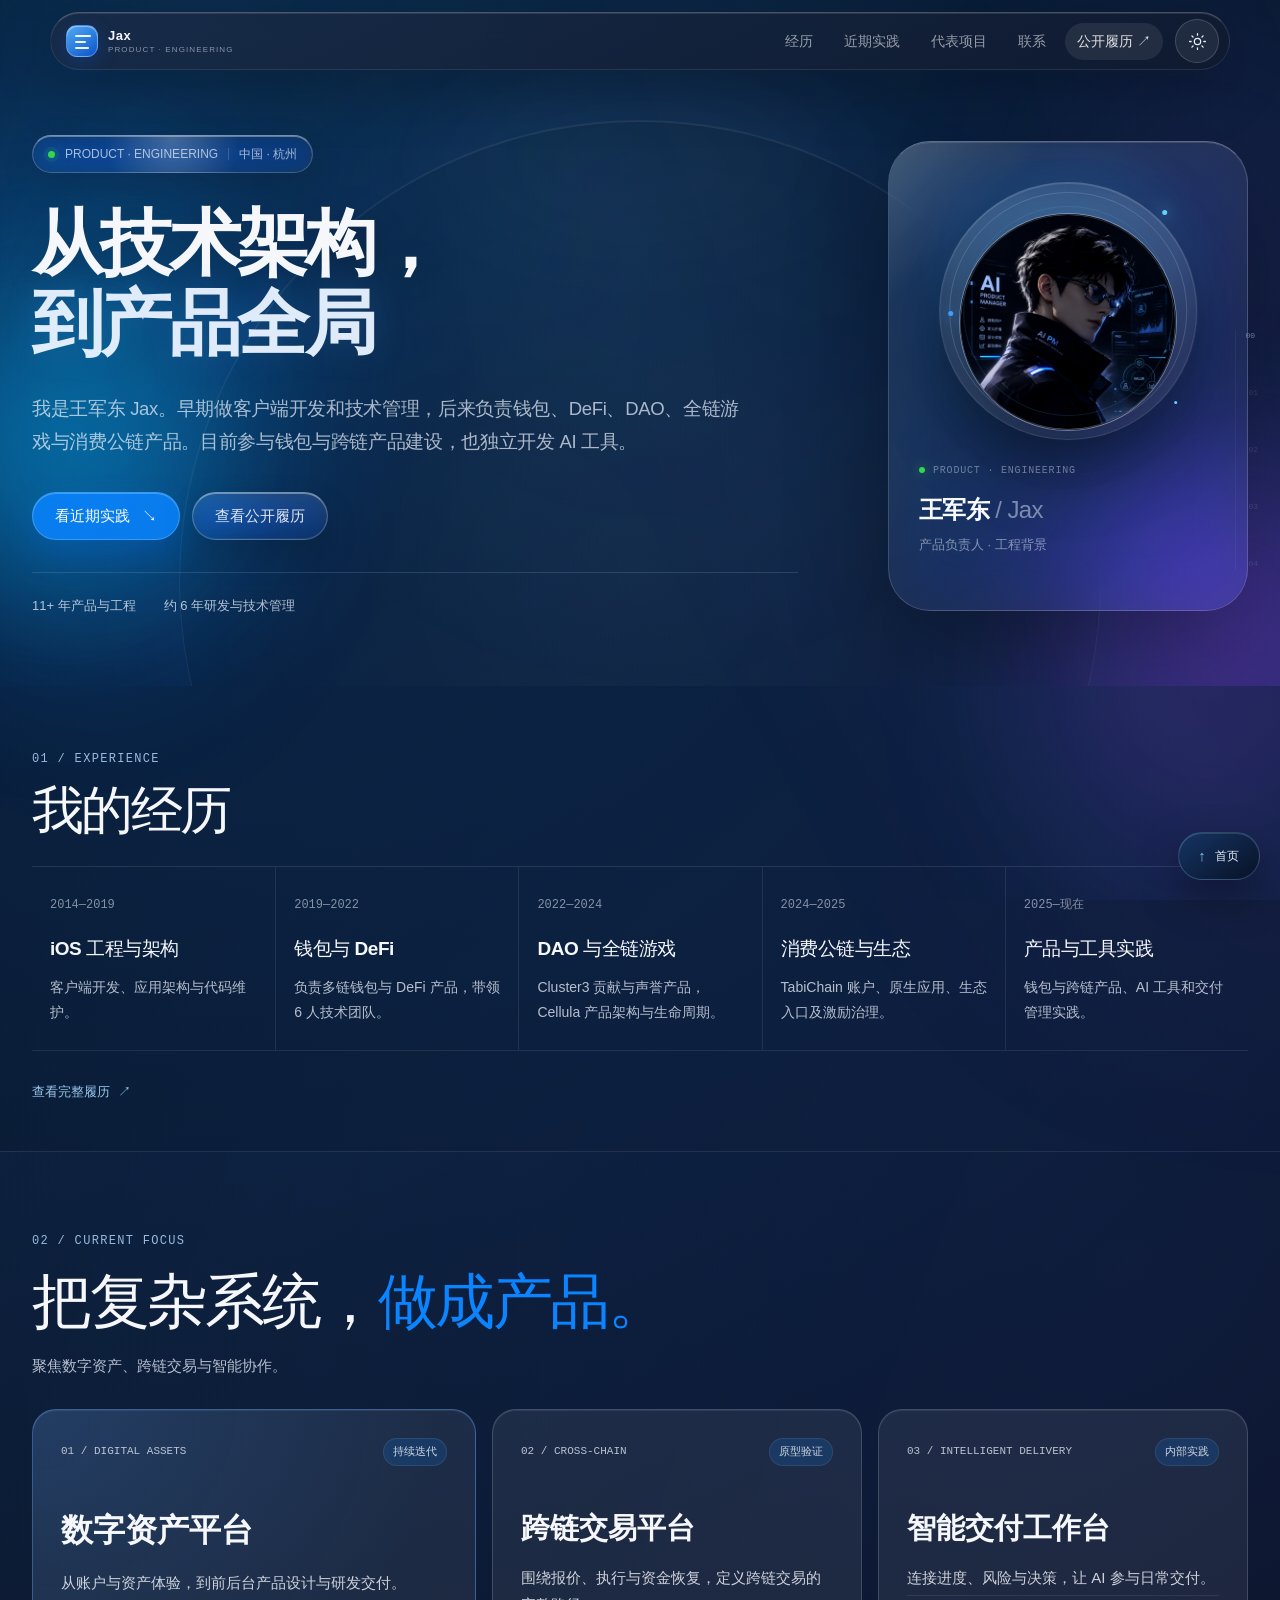
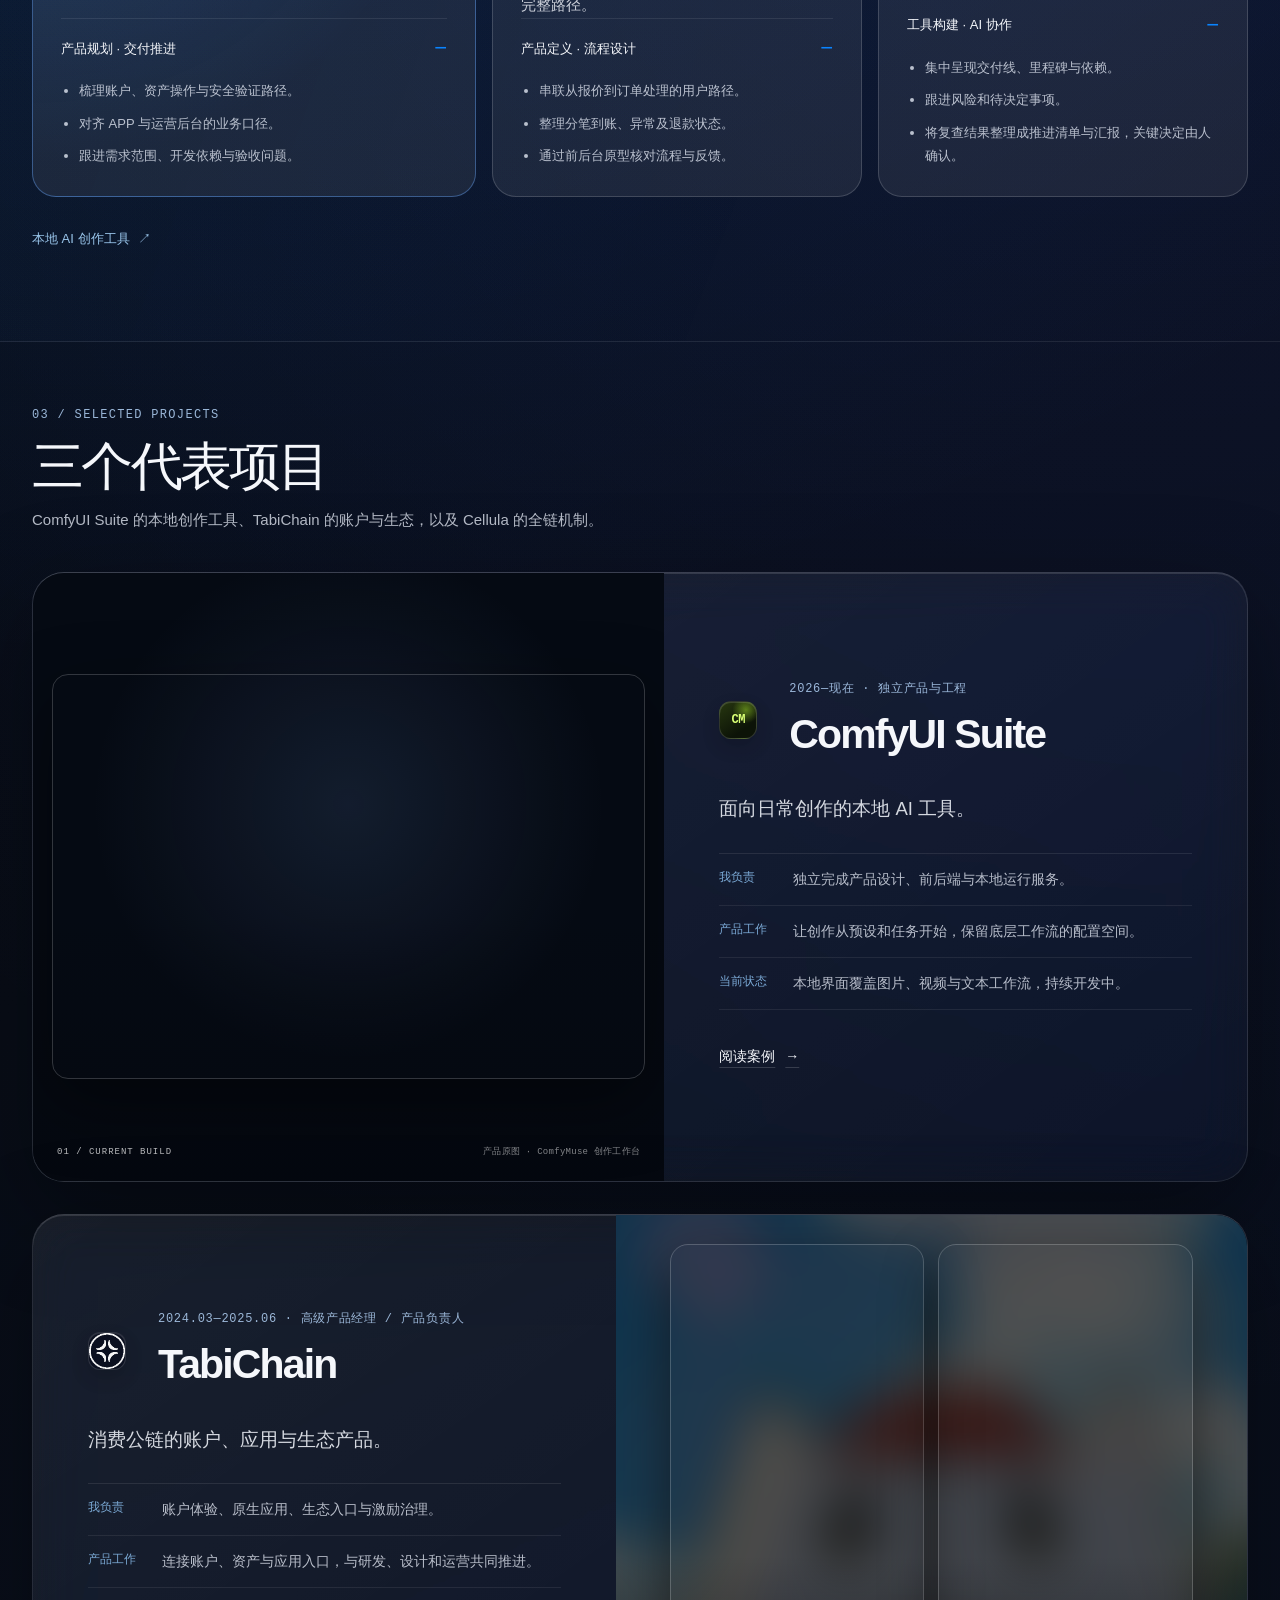
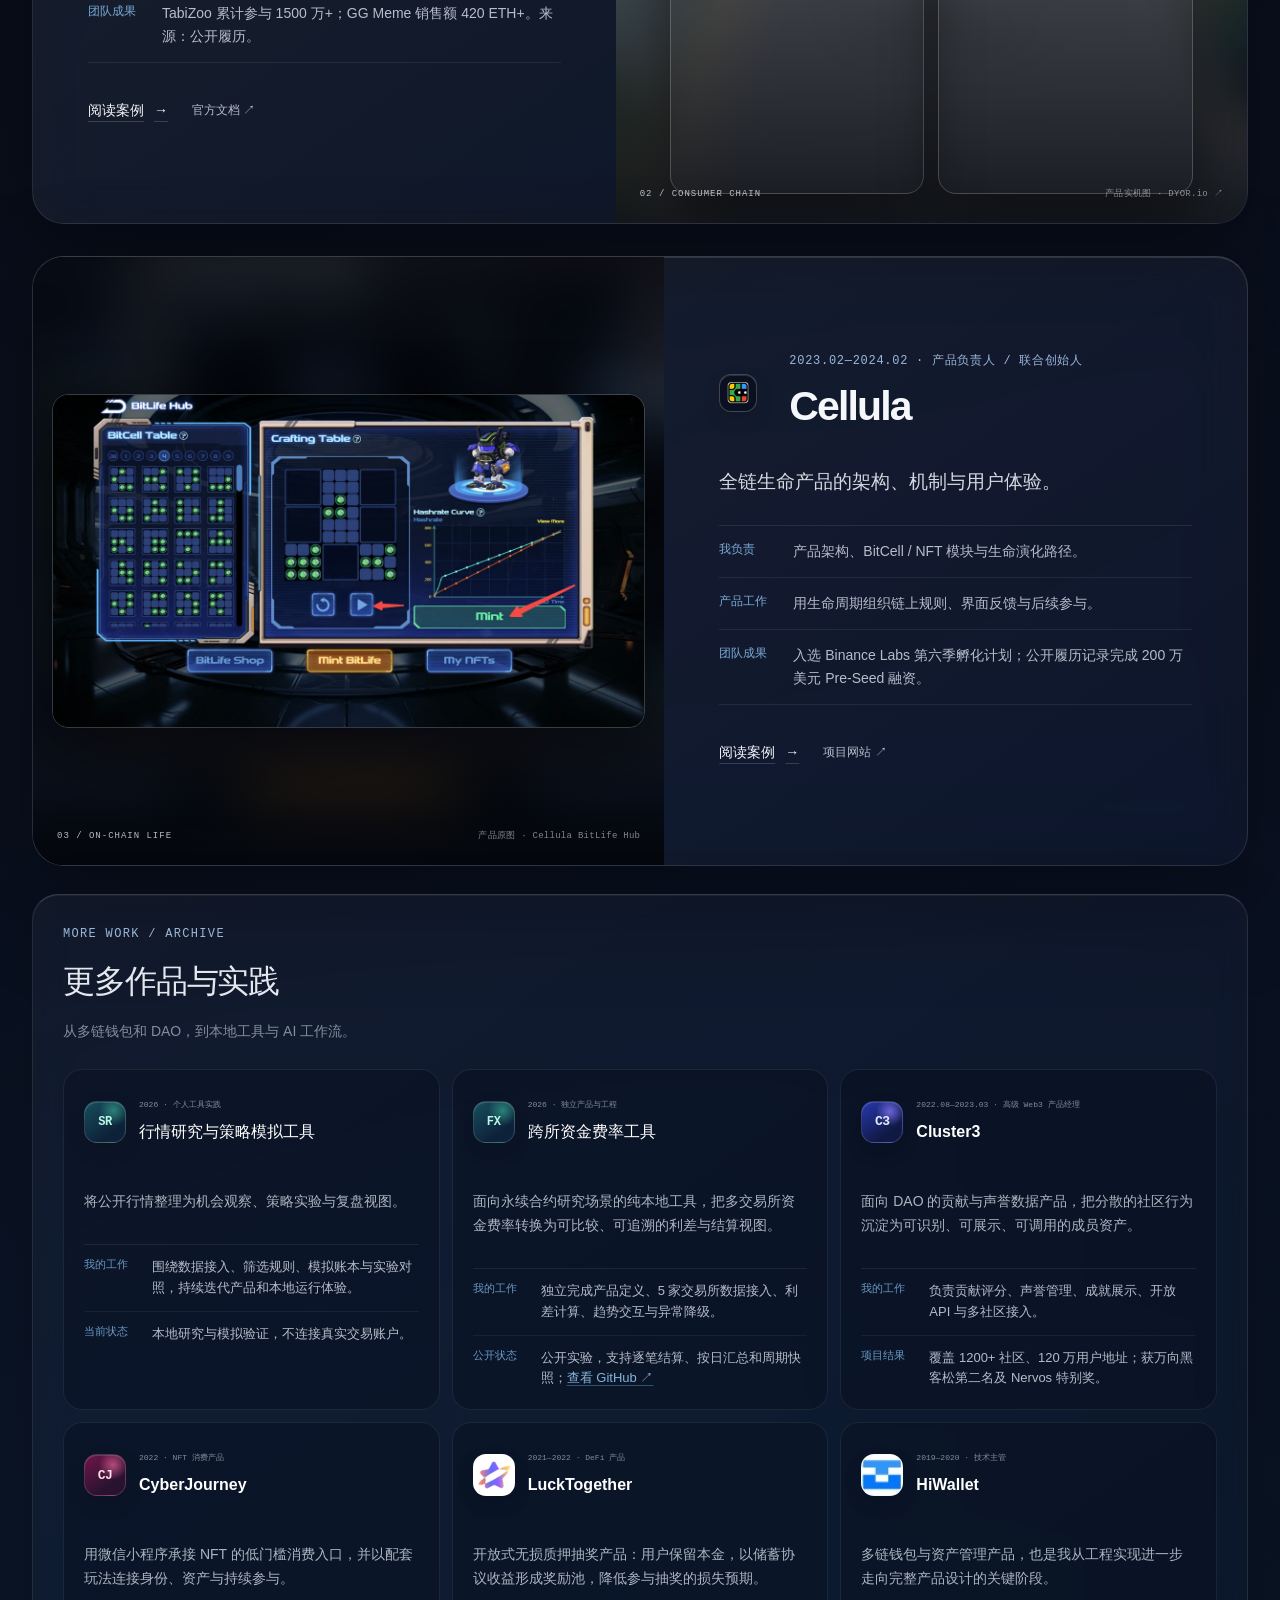
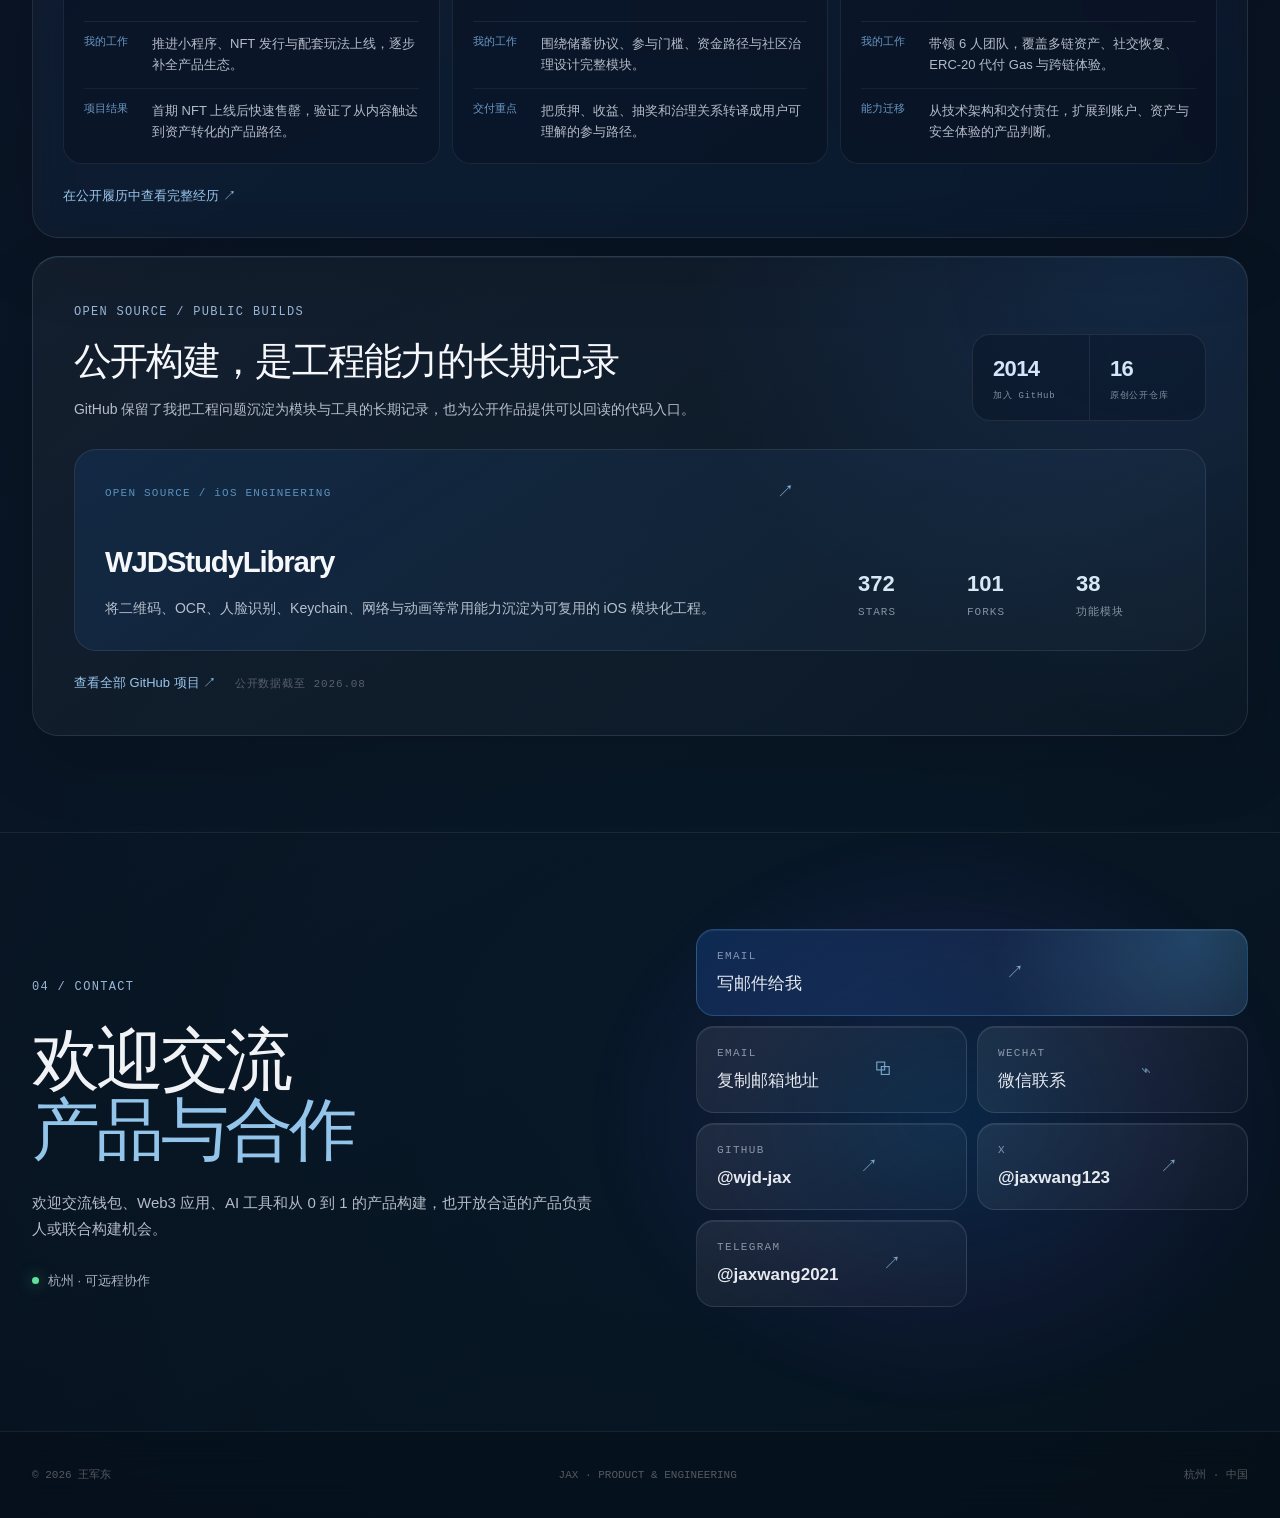
<file: index.html>
<!doctype html>
<html lang="zh-CN" class="no-js experience-ready">
<head>
  <meta charset="utf-8">
  <meta name="viewport" content="width=device-width, initial-scale=1">
  <meta name="description" content="王军东（Jax），产品负责人，工程出身。11+ 年产品与工程经历，覆盖移动端、钱包、DeFi、DAO、全链游戏、消费公链与当前 AI 实践。">
  <meta name="author" content="王军东 Jax">
  <meta name="robots" content="index,follow,max-image-preview:large">
  <meta name="color-scheme" content="dark">
  <meta name="theme-color" content="#0b1020">
  <link rel="canonical" href="https://wjd-jax.github.io/">
  <meta property="og:type" content="profile">
  <meta property="og:locale" content="zh_CN">
  <meta property="og:title" content="王军东 Jax｜产品负责人 · 工程背景">
  <meta property="og:description" content="从客户端工程、技术管理到 Web3 产品负责人，查看王军东 Jax 的职业经历、代表项目与当前实践。">
  <meta property="og:url" content="https://wjd-jax.github.io/">
  <meta property="og:image" content="https://wjd-jax.github.io/assets/avatar.jpg">
  <meta property="og:image:alt" content="王军东 Jax 的个人头像">
  <meta name="twitter:card" content="summary">
  <meta name="twitter:title" content="王军东 Jax｜产品负责人 · 工程背景">
  <meta name="twitter:description" content="从客户端工程、技术管理到 Web3 产品负责人，查看王军东 Jax 的职业经历、代表项目与当前实践。">
  <meta name="twitter:image" content="https://wjd-jax.github.io/assets/avatar.jpg">
  <link rel="icon" href="data:image/svg+xml,%3Csvg xmlns='http://www.w3.org/2000/svg' viewBox='0 0 64 64'%3E%3Crect width='64' height='64' rx='14' fill='%235e6ad2'/%3E%3Cpath d='M18 22h28M18 32h18M18 42h23' stroke='white' stroke-width='4' stroke-linecap='round'/%3E%3C/svg%3E">
  <title>王军东 Jax｜产品负责人 · 工程背景</title>
  <link rel="stylesheet" href="styles.css?v=20261016-release2">
  <link rel="stylesheet" href="liquid-glass.css?v=20261016-release2">
  <link rel="stylesheet" href="brand-home.css?v=20261016-case-links1">
  <link rel="stylesheet" href="theme.css?v=20261016-release2">
  <script src="theme.js?v=20261016-release2"></script>
  <script>
    document.documentElement.classList.replace("no-js", "js");
    try { if (sessionStorage.getItem("jax-experience-ready") === "1") document.documentElement.classList.add("experience-ready"); } catch (error) {}
  </script>
  <script type="application/ld+json">
    {
      "@context": "https://schema.org",
      "@type": "ProfilePage",
      "name": "王军东 Jax 的个人主页",
      "url": "https://wjd-jax.github.io/",
      "mainEntity": {
        "@type": "Person",
        "name": "王军东",
        "alternateName": "Jax",
        "jobTitle": "产品负责人",
        "email": "mailto:wangjd.vip@gmail.com",
        "homeLocation": { "@type": "Place", "name": "杭州，中国" },
        "sameAs": ["https://github.com/wjd-jax", "https://x.com/jaxwang123", "https://t.me/jaxwang2021"],
        "knowsAbout": ["AI 产品工作流", "复杂产品 0 到 1", "消费公链", "数字资产钱包", "产品工程"]
      }
    }
  </script>
</head>
<body class="home-page brand-home-page experience-home-page">
  <a class="skip-link" href="#main">跳到主要内容</a>
  <div class="boot-screen" role="status" aria-label="正在启动个人主页体验">
    <div class="boot-core" aria-hidden="true"><i></i><i></i><b></b></div>
    <div class="boot-copy">
      <span>JAX / PRODUCT SYSTEM</span>
      <strong>INITIALIZING EXPERIENCE</strong>
      <div class="boot-track"><i></i></div>
      <small><span class="boot-percent">00</span>% · VISUAL CORE ONLINE</small>
    </div>
    <button class="boot-skip" type="button">跳过动画</button>
  </div>
  <div class="ambient-field" aria-hidden="true">
    <canvas id="neuralCanvas"></canvas>
    <div class="ambient-grid"></div>
    <i class="ambient-orb orb-a"></i><i class="ambient-orb orb-b"></i>
    <div class="data-stream stream-a"><span></span><span></span><span></span><span></span></div>
    <div class="data-stream stream-b"><span></span><span></span><span></span></div>
  </div>
  <div class="top-glow" aria-hidden="true"></div>
  <div class="experience-rail" aria-hidden="true">
    <span class="rail-line"><i data-scroll-progress></i></span>
    <div class="rail-labels"><b data-rail-section="top">00</b><b data-rail-section="journey">01</b><b data-rail-section="now">02</b><b data-rail-section="work">03</b><b data-rail-section="contact">04</b></div>
  </div>

  <header class="global-header">
    <div class="content-shell header-inner">
      <a class="brand" href="#top" aria-label="王军东 Jax 个人主页">
        <span class="brand-mark" aria-hidden="true"><i></i><i></i><i></i></span>
        <span><b data-profile="englishName">JAX</b><small>PRODUCT · ENGINEERING</small></span>
      </a>
      <nav class="desktop-nav" id="siteNav" aria-label="主导航">
        <a href="#journey">经历</a>
        <a href="#now">近期实践</a>
        <a href="#work">代表项目</a>
        <a href="#contact">联系</a>
        <a class="nav-resume" href="resume.html">公开履历 ↗</a>
      </nav>
      <div class="header-actions">
        <button class="theme-toggle" type="button" data-theme-toggle aria-label="切换到亮色主题" aria-pressed="false" hidden><svg class="theme-sun" viewBox="0 0 24 24" aria-hidden="true"><circle cx="12" cy="12" r="4"/><path d="M12 2v2m0 16v2M2 12h2m16 0h2M4.93 4.93l1.42 1.42m11.3 11.3 1.42 1.42M4.93 19.07l1.42-1.42m11.3-11.3 1.42-1.42"/></svg><svg class="theme-moon" viewBox="0 0 24 24" aria-hidden="true"><path d="M20.9 13.1A9 9 0 0 1 10.9 3.1a9 9 0 1 0 10 10Z"/></svg></button>
        <button class="menu-button" type="button" aria-expanded="false" aria-controls="siteNav" aria-label="打开导航"><span></span><span></span></button>
      </div>
    </div>
  </header>

  <main id="main">
    <section class="hero brand-hero" id="top">
      <div class="content-shell hero-content">
        <div class="hero-stage">
          <div class="hero-copy">
            <div class="hero-eyebrow reveal"><span class="live-dot" aria-hidden="true"></span><span>PRODUCT · ENGINEERING</span><span class="eyebrow-divider"></span><span data-profile="location">中国 · 杭州</span></div>
            <h1 class="reveal">从技术架构，<br><span>到产品全局</span></h1>
            <p class="hero-lead reveal">我是王军东 Jax。早期做客户端开发和技术管理，后来负责钱包、DeFi、DAO、全链游戏与消费公链产品。目前参与钱包与跨链产品建设，也独立开发 AI 工具。</p>
            <div class="hero-actions reveal">
              <a class="button button-primary" href="#now">看近期实践 <span aria-hidden="true">↘</span></a>
              <a class="button button-secondary" href="resume.html">查看公开履历</a>
            </div>
            <div class="hero-focus career-facts reveal"><span>11+ 年产品与工程</span><span>约 6 年研发与技术管理</span></div>
          </div>
          <figure class="hero-avatar reveal">
            <span class="avatar-orbit" aria-hidden="true"><i></i><i></i></span>
            <img data-profile-image src="assets/avatar.jpg" width="900" height="900" decoding="async" fetchpriority="high" alt="王军东（Jax）的个人头像">
            <figcaption><span class="identity-availability"><i></i> PRODUCT · ENGINEERING</span><strong><span data-profile="name">王军东</span> <em>/ <span data-profile="englishName">Jax</span></em></strong><small>产品负责人 · 工程背景</small></figcaption>
          </figure>
        </div>
      </div>
    </section>

    <section class="section career-overview" id="journey">
      <div class="content-shell">
        <div class="brand-section-intro reveal" id="about"><span class="section-label">01 / EXPERIENCE</span><div><h2>我的经历</h2></div></div>
        <div class="brand-career-ledger reveal">
          <article><span>2014—2019</span><div><h3>iOS 工程与架构</h3><p>客户端开发、应用架构与代码维护。</p></div></article>
          <article><span>2019—2022</span><div><h3>钱包与 DeFi</h3><p>负责多链钱包与 DeFi 产品，带领 6 人技术团队。</p></div></article>
          <article><span>2022—2024</span><div><h3>DAO 与全链游戏</h3><p>Cluster3 贡献与声誉产品，Cellula 产品架构与生命周期。</p></div></article>
          <article><span>2024—2025</span><div><h3>消费公链与生态</h3><p>TabiChain 账户、原生应用、生态入口及激励治理。</p></div></article>
          <article class="active"><span>2025—现在</span><div><h3>产品与工具实践</h3><p>钱包与跨链产品、AI 工具和交付管理实践。</p></div></article>
        </div>
        <a class="text-link journey-resume-link" href="resume.html">查看完整履历 <span aria-hidden="true">↗</span></a>
      </div>
    </section>

    <section class="section current-work-section" id="now">
      <div class="content-shell">
        <div class="brand-section-intro reveal"><span class="section-label">02 / CURRENT FOCUS</span><div><h2><span class="current-title-context">把复杂系统，</span><span>做成产品。</span></h2><p>聚焦数字资产、跨链交易与智能协作。</p></div></div>
        <div class="current-work-grid">
          <article class="current-work-card current-work-card-primary reveal" aria-labelledby="currentWalletTitle">
            <div class="current-card-topline"><span>01 / DIGITAL ASSETS</span><span class="current-work-status">持续迭代</span></div>
            <h3 id="currentWalletTitle">数字资产平台</h3>
            <p class="current-card-lead">从账户与资产体验，到前后台产品设计与研发交付。</p>
            <details class="current-work-detail" open><summary>产品规划 · 交付推进</summary><ul><li>梳理账户、资产操作与安全验证路径。</li><li>对齐 APP 与运营后台的业务口径。</li><li>跟进需求范围、开发依赖与验收问题。</li></ul></details>
          </article>
          <article class="current-work-card reveal" aria-labelledby="currentBridgeTitle">
            <div class="current-card-topline"><span>02 / CROSS-CHAIN</span><span class="current-work-status">原型验证</span></div>
            <h3 id="currentBridgeTitle">跨链交易平台</h3>
            <p class="current-card-lead">围绕报价、执行与资金恢复，定义跨链交易的完整路径。</p>
            <details class="current-work-detail" open><summary>产品定义 · 流程设计</summary><ul><li>串联从报价到订单处理的用户路径。</li><li>整理分笔到账、异常及退款状态。</li><li>通过前后台原型核对流程与反馈。</li></ul></details>
          </article>
          <article class="current-work-card reveal" aria-labelledby="currentWorkbenchTitle">
            <div class="current-card-topline"><span>03 / INTELLIGENT DELIVERY</span><span class="current-work-status">内部实践</span></div>
            <h3 id="currentWorkbenchTitle">智能交付工作台</h3>
            <p class="current-card-lead">连接进度、风险与决策，让 AI 参与日常交付。</p>
            <details class="current-work-detail" open><summary>工具构建 · AI 协作</summary><ul><li>集中呈现交付线、里程碑与依赖。</li><li>跟进风险和待决定事项。</li><li>将复查结果整理成推进清单与汇报，关键决定由人确认。</li></ul></details>
          </article>
        </div>
        <div class="current-work-links" id="ai-workflow"><a class="text-link" href="case-comfyui-suite.html">本地 AI 创作工具 <span aria-hidden="true">↗</span></a></div>
      </div>
    </section>

    <section class="section featured-work-section" id="work">
      <div class="content-shell">
        <div class="brand-section-intro reveal" id="capabilities"><span class="section-label">03 / SELECTED PROJECTS</span><div><h2>三个代表项目</h2><p>ComfyUI Suite 的本地创作工具、TabiChain 的账户与生态，以及 Cellula 的全链机制。</p></div></div>
        <div class="featured-work-list">
          <article class="featured-project reveal">
            <figure class="featured-project-media featured-project-media-product">
              <div class="product-shot-stage product-shot-stage-wide">
                <img class="product-shot-backdrop" src="assets/screenshots/comfymuse-workspace-original.png" width="1200" height="818" loading="lazy" decoding="async" alt="" aria-hidden="true">
                <img class="product-shot-main" src="assets/screenshots/comfymuse-workspace-original.png" width="1200" height="818" loading="lazy" decoding="async" alt="ComfyMuse 图片创作工作台，包含创作设置、生成结果与任务队列">
              </div>
              <figcaption><span>01 / CURRENT BUILD</span><small>产品原图 · ComfyMuse 创作工作台</small></figcaption>
            </figure>
            <div class="featured-project-copy">
              <div class="project-heading"><span class="project-logo project-logo-comfy" aria-hidden="true">CM</span><div><span>2026—现在 · 独立产品与工程</span><h3>ComfyUI Suite</h3></div></div>
              <p class="project-thesis">面向日常创作的本地 AI 工具。</p>
              <ol class="project-sequence"><li><b>我负责</b><span>独立完成产品设计、前后端与本地运行服务。</span></li><li><b>产品工作</b><span>让创作从预设和任务开始，保留底层工作流的配置空间。</span></li><li><b>当前状态</b><span>本地界面覆盖图片、视频与文本工作流，持续开发中。</span></li></ol>
              <div class="project-actions"><a class="case-link" href="case-comfyui-suite.html">阅读案例 <span aria-hidden="true">→</span></a></div>
            </div>
          </article>

          <article class="featured-project featured-project-reverse reveal">
            <figure class="featured-project-media featured-project-media-product">
              <div class="product-shot-stage tabizoo-shot-stage">
                <img class="product-shot-backdrop" src="assets/screenshots/tabizoo-official.jpg" width="400" height="400" loading="lazy" decoding="async" alt="" aria-hidden="true">
                <div class="tabizoo-shot-pair">
                  <img src="assets/screenshots/tabizoo-dyor-shiro.jpeg" width="800" height="1734" loading="lazy" decoding="async" alt="TabiZoo Shiro 养成与任务入口界面">
                  <img src="assets/screenshots/tabizoo-dyor-spin.jpeg" width="800" height="1734" loading="lazy" decoding="async" alt="TabiZoo Spin 游戏界面">
                </div>
              </div>
              <figcaption><span>02 / CONSUMER CHAIN</span><small>产品实机图 · <a href="https://dyor.io/dapps/web3-general/tabizoo" target="_blank" rel="noreferrer">DYOR.io ↗</a></small></figcaption>
            </figure>
            <div class="featured-project-copy">
              <div class="project-heading"><span class="project-logo project-logo-official" aria-hidden="true"><img src="assets/projects/tabichain.png" alt=""></span><div><span>2024.03—2025.06 · 高级产品经理 / 产品负责人</span><h3>TabiChain</h3></div></div>
              <p class="project-thesis">消费公链的账户、应用与生态产品。</p>
              <ol class="project-sequence"><li><b>我负责</b><span>账户体验、原生应用、生态入口与激励治理。</span></li><li><b>产品工作</b><span>连接账户、资产与应用入口，与研发、设计和运营共同推进。</span></li><li><b>团队成果</b><span>TabiZoo 累计参与 1500 万+；GG Meme 销售额 420 ETH+。来源：公开履历。</span></li></ol>
              <div class="project-actions"><a class="case-link" href="case-tabichain.html">阅读案例 <span aria-hidden="true">→</span></a><a class="text-link" href="https://docs.tabichain.com/" target="_blank" rel="noreferrer">官方文档 ↗</a></div>
            </div>
          </article>

          <article class="featured-project reveal">
            <figure class="featured-project-media featured-project-media-product">
              <div class="product-shot-stage product-shot-stage-wide">
                <img class="product-shot-backdrop" src="assets/screenshots/cellula-game-of-life.jpg" width="1236" height="694" loading="lazy" decoding="async" alt="" aria-hidden="true">
                <img class="product-shot-main" src="assets/screenshots/cellula-game-of-life.jpg" width="1236" height="694" loading="lazy" decoding="async" alt="Cellula BitLife Hub 产品界面，展示 BitCell 组合、生命铸造与算力曲线">
              </div>
              <figcaption><span>03 / ON-CHAIN LIFE</span><small>产品原图 · Cellula BitLife Hub</small></figcaption>
            </figure>
            <div class="featured-project-copy">
              <div class="project-heading"><span class="project-logo project-logo-official project-logo-cellula" aria-hidden="true"><img src="assets/projects/cellula.png" alt=""></span><div><span>2023.02—2024.02 · 产品负责人 / 联合创始人</span><h3>Cellula</h3></div></div>
              <p class="project-thesis">全链生命产品的架构、机制与用户体验。</p>
              <ol class="project-sequence"><li><b>我负责</b><span>产品架构、BitCell / NFT 模块与生命演化路径。</span></li><li><b>产品工作</b><span>用生命周期组织链上规则、界面反馈与后续参与。</span></li><li><b>团队成果</b><span>入选 Binance Labs 第六季孵化计划；公开履历记录完成 200 万美元 Pre-Seed 融资。</span></li></ol>
              <div class="project-actions"><a class="case-link" href="case-cellula.html">阅读案例 <span aria-hidden="true">→</span></a><a class="text-link" href="https://www.cellula.life/" target="_blank" rel="noreferrer">项目网站 ↗</a></div>
            </div>
          </article>
        </div>
        <section class="project-archive reveal" aria-labelledby="archiveTitle">
          <div class="project-archive-head"><span class="section-label">MORE WORK / ARCHIVE</span><div><h3 id="archiveTitle">更多作品与实践</h3><p>从多链钱包和 DAO，到本地工具与 AI 工作流。</p></div></div>
          <div class="project-archive-grid">
            <article>
              <div class="archive-card-head"><span class="project-logo project-logo-spread" aria-hidden="true">SR</span><div><small>2026 · 个人工具实践</small><h4>行情研究与策略模拟工具</h4></div></div>
              <p class="archive-summary">将公开行情整理为机会观察、策略实验与复盘视图。</p>
              <dl class="archive-facts"><div><dt>我的工作</dt><dd>围绕数据接入、筛选规则、模拟账本与实验对照，持续迭代产品和本地运行体验。</dd></div><div><dt>当前状态</dt><dd>本地研究与模拟验证，不连接真实交易账户。</dd></div></dl>
            </article>
            <article>
              <div class="archive-card-head"><span class="project-logo project-logo-spread" aria-hidden="true">FX</span><div><small>2026 · 独立产品与工程</small><h4>跨所资金费率工具</h4></div></div>
              <p class="archive-summary">面向永续合约研究场景的纯本地工具，把多交易所资金费率转换为可比较、可追溯的利差与结算视图。</p>
              <dl class="archive-facts"><div><dt>我的工作</dt><dd>独立完成产品定义、5 家交易所数据接入、利差计算、趋势交互与异常降级。</dd></div><div><dt>公开状态</dt><dd>公开实验，支持逐笔结算、按日汇总和周期快照；<a href="https://github.com/wjd-jax/cross-exchange-fee-spread" target="_blank" rel="noreferrer">查看 GitHub ↗</a></dd></div></dl>
            </article>
            <article>
              <div class="archive-card-head"><span class="project-logo project-logo-cluster" aria-hidden="true">C3</span><div><small>2022.08—2023.03 · 高级 Web3 产品经理</small><h4>Cluster3</h4></div></div>
              <p class="archive-summary">面向 DAO 的贡献与声誉数据产品，把分散的社区行为沉淀为可识别、可展示、可调用的成员资产。</p>
              <dl class="archive-facts"><div><dt>我的工作</dt><dd>负责贡献评分、声誉管理、成就展示、开放 API 与多社区接入。</dd></div><div><dt>项目结果</dt><dd>覆盖 1200+ 社区、120 万用户地址；获万向黑客松第二名及 Nervos 特别奖。</dd></div></dl>
            </article>
            <article>
              <div class="archive-card-head"><span class="project-logo project-logo-cyber" aria-hidden="true">CJ</span><div><small>2022 · NFT 消费产品</small><h4>CyberJourney</h4></div></div>
              <p class="archive-summary">用微信小程序承接 NFT 的低门槛消费入口，并以配套玩法连接身份、资产与持续参与。</p>
              <dl class="archive-facts"><div><dt>我的工作</dt><dd>推进小程序、NFT 发行与配套玩法上线，逐步补全产品生态。</dd></div><div><dt>项目结果</dt><dd>首期 NFT 上线后快速售罄，验证了从内容触达到资产转化的产品路径。</dd></div></dl>
            </article>
            <article>
              <div class="archive-card-head"><span class="project-logo project-logo-official project-logo-luck" aria-hidden="true"><img src="assets/projects/lucktogether.png" alt=""></span><div><small>2021—2022 · DeFi 产品</small><h4>LuckTogether</h4></div></div>
              <p class="archive-summary">开放式无损质押抽奖产品：用户保留本金，以储蓄协议收益形成奖励池，降低参与抽奖的损失预期。</p>
              <dl class="archive-facts"><div><dt>我的工作</dt><dd>围绕储蓄协议、参与门槛、资金路径与社区治理设计完整模块。</dd></div><div><dt>交付重点</dt><dd>把质押、收益、抽奖和治理关系转译成用户可理解的参与路径。</dd></div></dl>
            </article>
            <article>
              <div class="archive-card-head"><span class="project-logo project-logo-official project-logo-hiwallet" aria-hidden="true"><img src="assets/projects/hiwallet.jpg" alt=""></span><div><small>2019—2020 · 技术主管</small><h4>HiWallet</h4></div></div>
              <p class="archive-summary">多链钱包与资产管理产品，也是我从工程实现进一步走向完整产品设计的关键阶段。</p>
              <dl class="archive-facts"><div><dt>我的工作</dt><dd>带领 6 人团队，覆盖多链资产、社交恢复、ERC-20 代付 Gas 与跨链体验。</dd></div><div><dt>能力迁移</dt><dd>从技术架构和交付责任，扩展到账户、资产与安全体验的产品判断。</dd></div></dl>
            </article>
          </div>
          <a class="text-link archive-resume-link" href="resume.html">在公开履历中查看完整经历 ↗</a>
        </section>
        <section class="open-source-evidence reveal" aria-labelledby="openSourceTitle">
          <header class="open-source-head">
            <div><span class="section-label">OPEN SOURCE / PUBLIC BUILDS</span><h3 id="openSourceTitle">公开构建，是工程能力的长期记录</h3><p>GitHub 保留了我把工程问题沉淀为模块与工具的长期记录，也为公开作品提供可以回读的代码入口。</p></div>
            <div class="open-source-proof" aria-label="GitHub 公开构建概况，截至 2026 年 8 月"><span><b>2014</b><small>加入 GitHub</small></span><span><b>16</b><small>原创公开仓库</small></span></div>
          </header>
          <div class="open-source-grid">
            <a class="open-source-card open-source-featured" href="https://github.com/wjd-jax/WJDStudyLibrary" target="_blank" rel="noreferrer">
              <div class="open-source-project-copy"><div class="open-source-card-meta"><span>OPEN SOURCE / iOS ENGINEERING</span><i aria-hidden="true">↗</i></div><h4>WJDStudyLibrary</h4><p>将二维码、OCR、人脸识别、Keychain、网络与动画等常用能力沉淀为可复用的 iOS 模块化工程。</p></div>
              <dl class="open-source-metrics"><div><dt>372</dt><dd>STARS</dd></div><div><dt>101</dt><dd>FORKS</dd></div><div><dt>38</dt><dd>功能模块</dd></div></dl>
            </a>
          </div>
          <a class="text-link open-source-all" href="https://github.com/wjd-jax?tab=repositories" target="_blank" rel="me noreferrer">查看全部 GitHub 项目 ↗</a>
          <small class="open-source-date">公开数据截至 2026.08</small>
        </section>
      </div>
    </section>

    <section class="contact-section brand-contact-section" id="contact">
      <div class="content-shell contact-layout reveal">
        <div class="contact-copy"><span class="section-label">04 / CONTACT</span><h2>欢迎交流<span>产品与合作</span></h2><p>欢迎交流钱包、Web3 应用、AI 工具和从 0 到 1 的产品构建，也开放合适的产品负责人或联合构建机会。</p><div class="contact-status"><i></i><span>杭州 · 可远程协作</span></div></div>
        <div class="contact-actions">
          <a class="contact-primary" href="mailto:wangjd.vip@gmail.com"><span><small>EMAIL</small><b>写邮件给我</b></span><i aria-hidden="true">↗</i></a>
          <button class="contact-secondary" type="button" data-email-copy data-email="wangjd.vip@gmail.com"><span><small>EMAIL</small><b data-email-copy-label>复制邮箱地址</b></span><i aria-hidden="true">⧉</i></button>
          <button class="contact-secondary" type="button" data-wechat-open><span><small>WECHAT</small><b>微信联系</b></span><i aria-hidden="true">⌁</i></button>
          <a class="contact-secondary" data-profile-link="github" href="https://github.com/wjd-jax" target="_blank" rel="noreferrer"><span><small>GITHUB</small><b>@wjd-jax</b></span><i aria-hidden="true">↗</i></a>
          <a class="contact-secondary" data-profile-link="x" href="https://x.com/jaxwang123" target="_blank" rel="me noreferrer"><span><small>X</small><b>@jaxwang123</b></span><i aria-hidden="true">↗</i></a>
          <a class="contact-secondary" data-profile-link="telegram" href="https://t.me/jaxwang2021" target="_blank" rel="me noreferrer"><span><small>TELEGRAM</small><b>@jaxwang2021</b></span><i aria-hidden="true">↗</i></a>
          <p class="copy-status" data-email-copy-status aria-live="polite"></p>
        </div>
      </div>
    </section>
  </main>

  <dialog class="wechat-dialog" aria-labelledby="wechat-dialog-title">
    <article class="wechat-card"><button class="wechat-close" type="button" data-wechat-close aria-label="关闭微信二维码"><span aria-hidden="true">×</span></button><span class="wechat-kicker">WECHAT / CONTACT</span><h2 id="wechat-dialog-title">微信联系</h2><figure class="wechat-qr-frame"><img data-wechat-qr data-src="assets/wechat-qr.jpg" width="888" height="1128" loading="lazy" decoding="async" alt="王军东 Jax 的微信二维码"></figure></article>
  </dialog>

  <footer class="global-footer"><div class="content-shell"><span>© <span id="currentYear">2026</span> <span data-profile="name">王军东</span></span><span>JAX · PRODUCT &amp; ENGINEERING</span><span>杭州 · 中国</span></div></footer>
  <a class="home-return-fab" href="#top" aria-label="回到首页顶部"><span aria-hidden="true">↑</span><b>首页</b></a>
  <noscript><style>.reveal{opacity:1!important;transform:none!important}</style></noscript>
  <script src="profile-config.js?v=20261016-release2"></script>
  <script src="script.js?v=20261016-release2"></script>
</body>
</html>
</file>
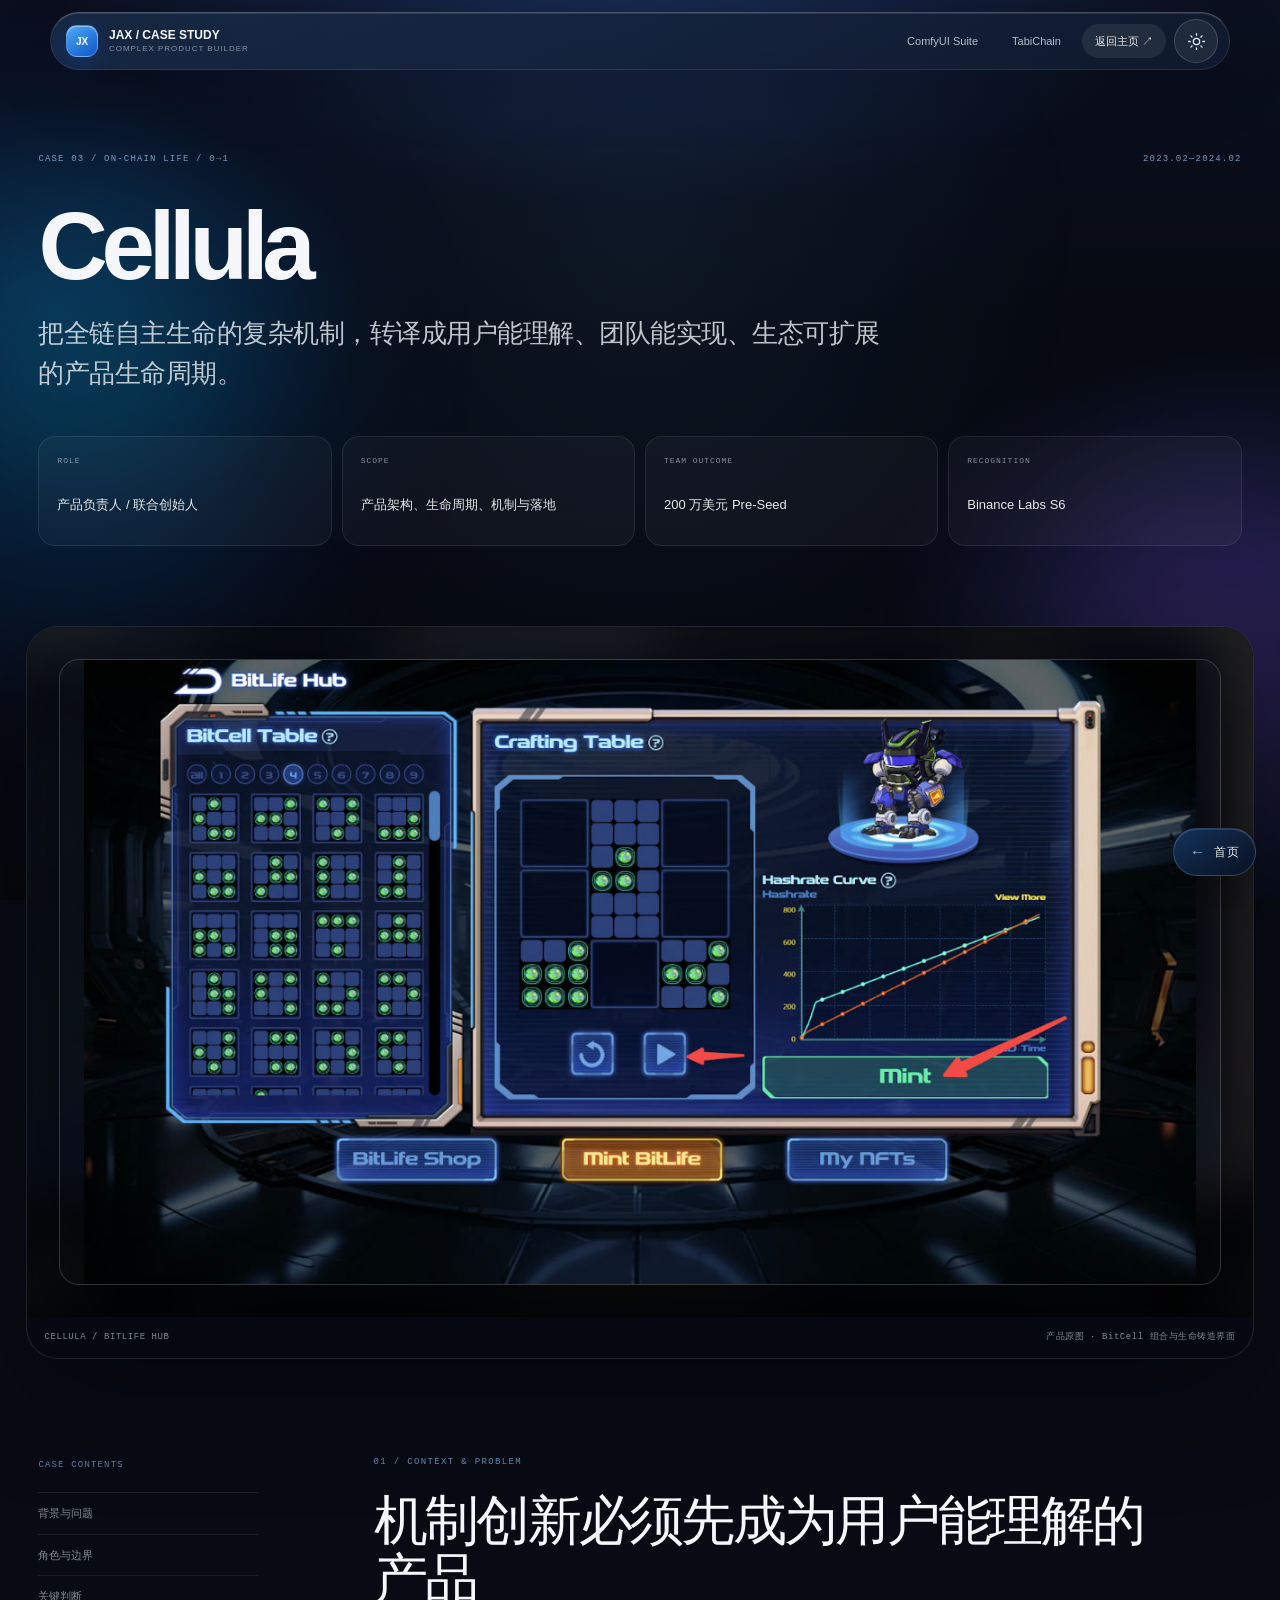
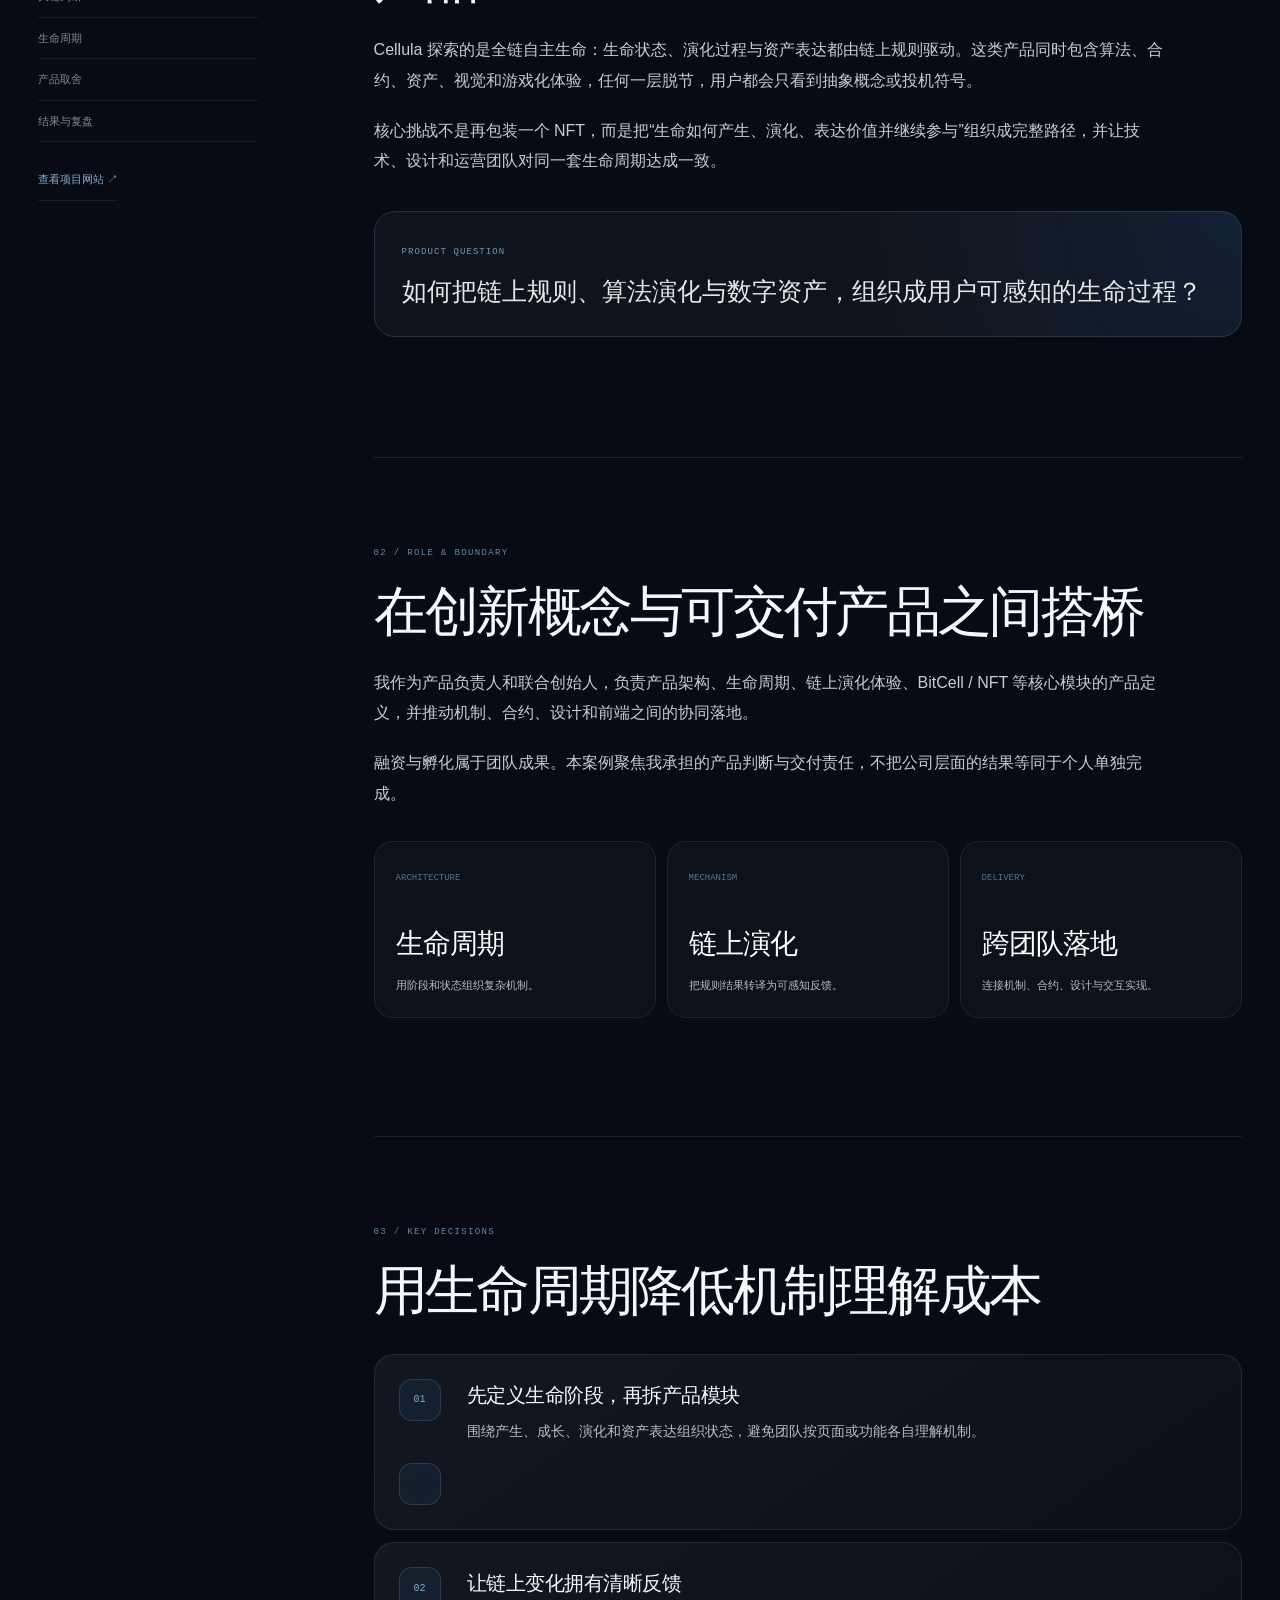
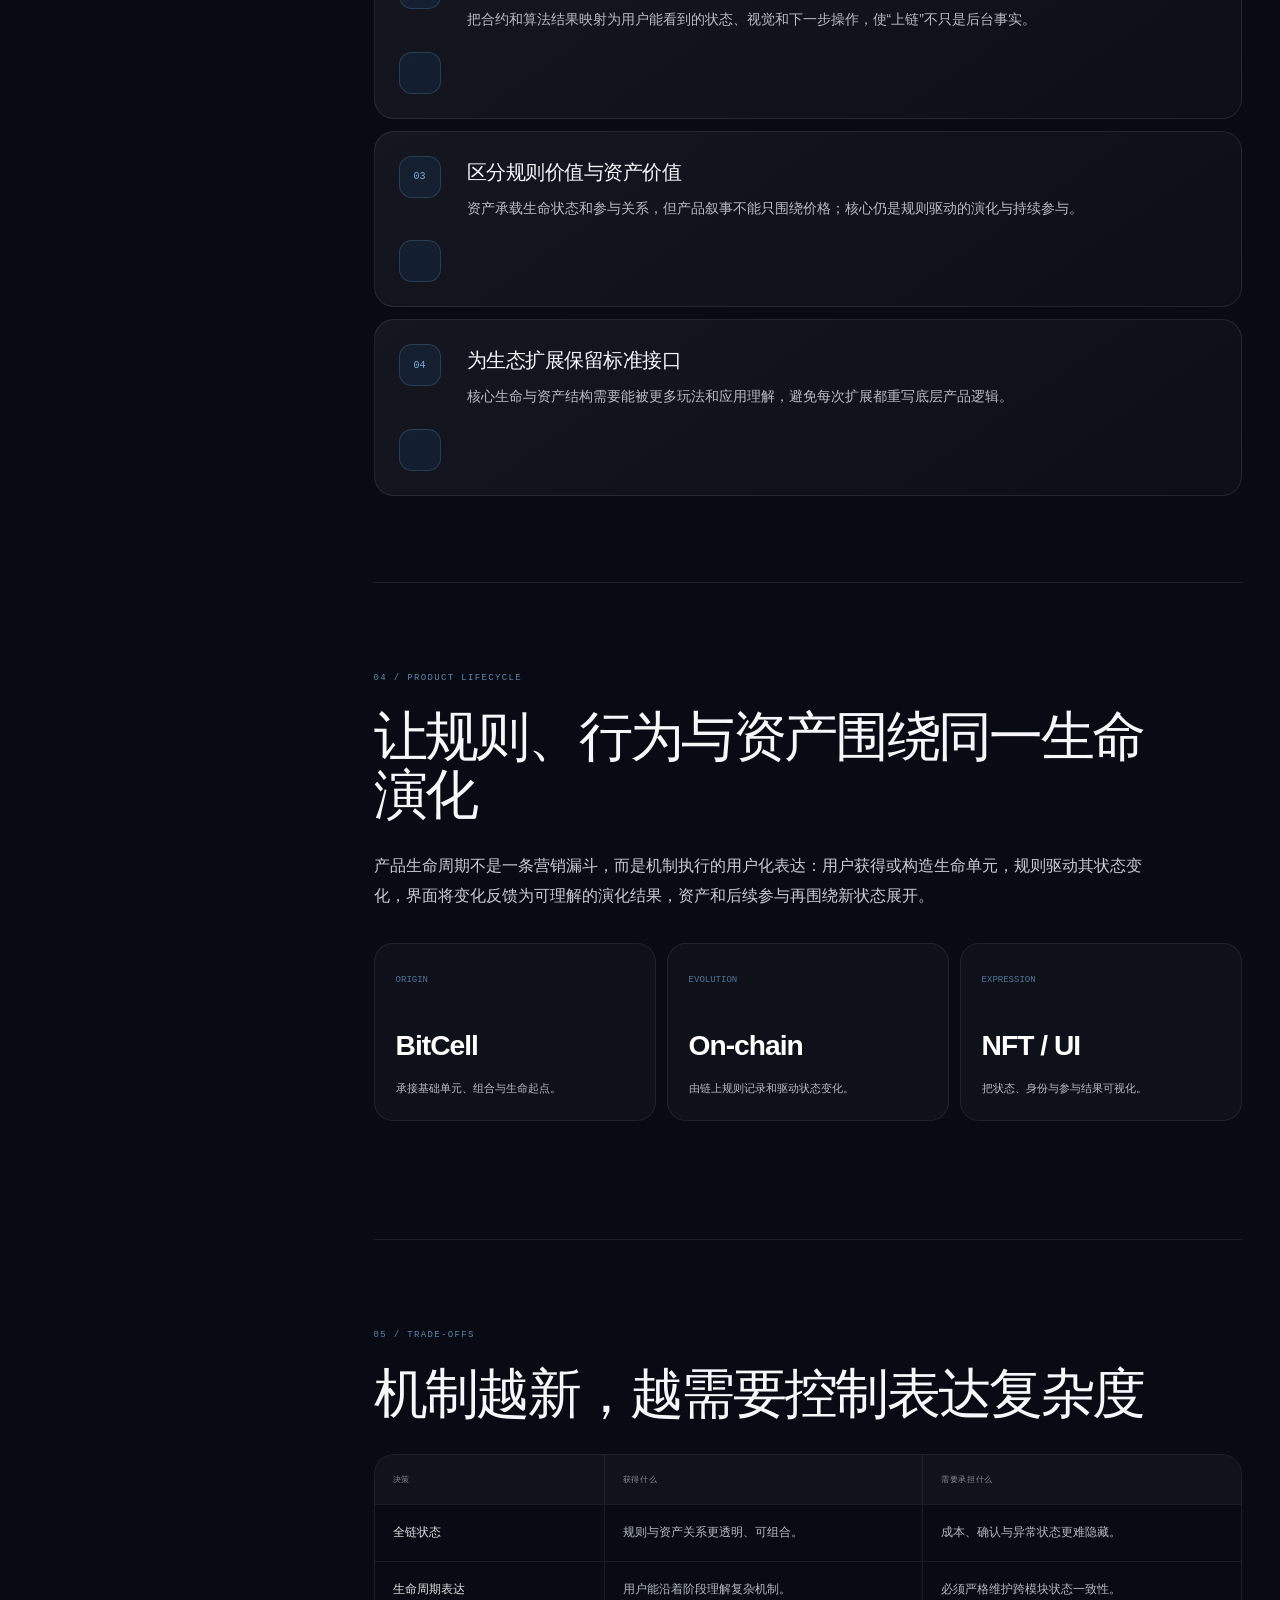
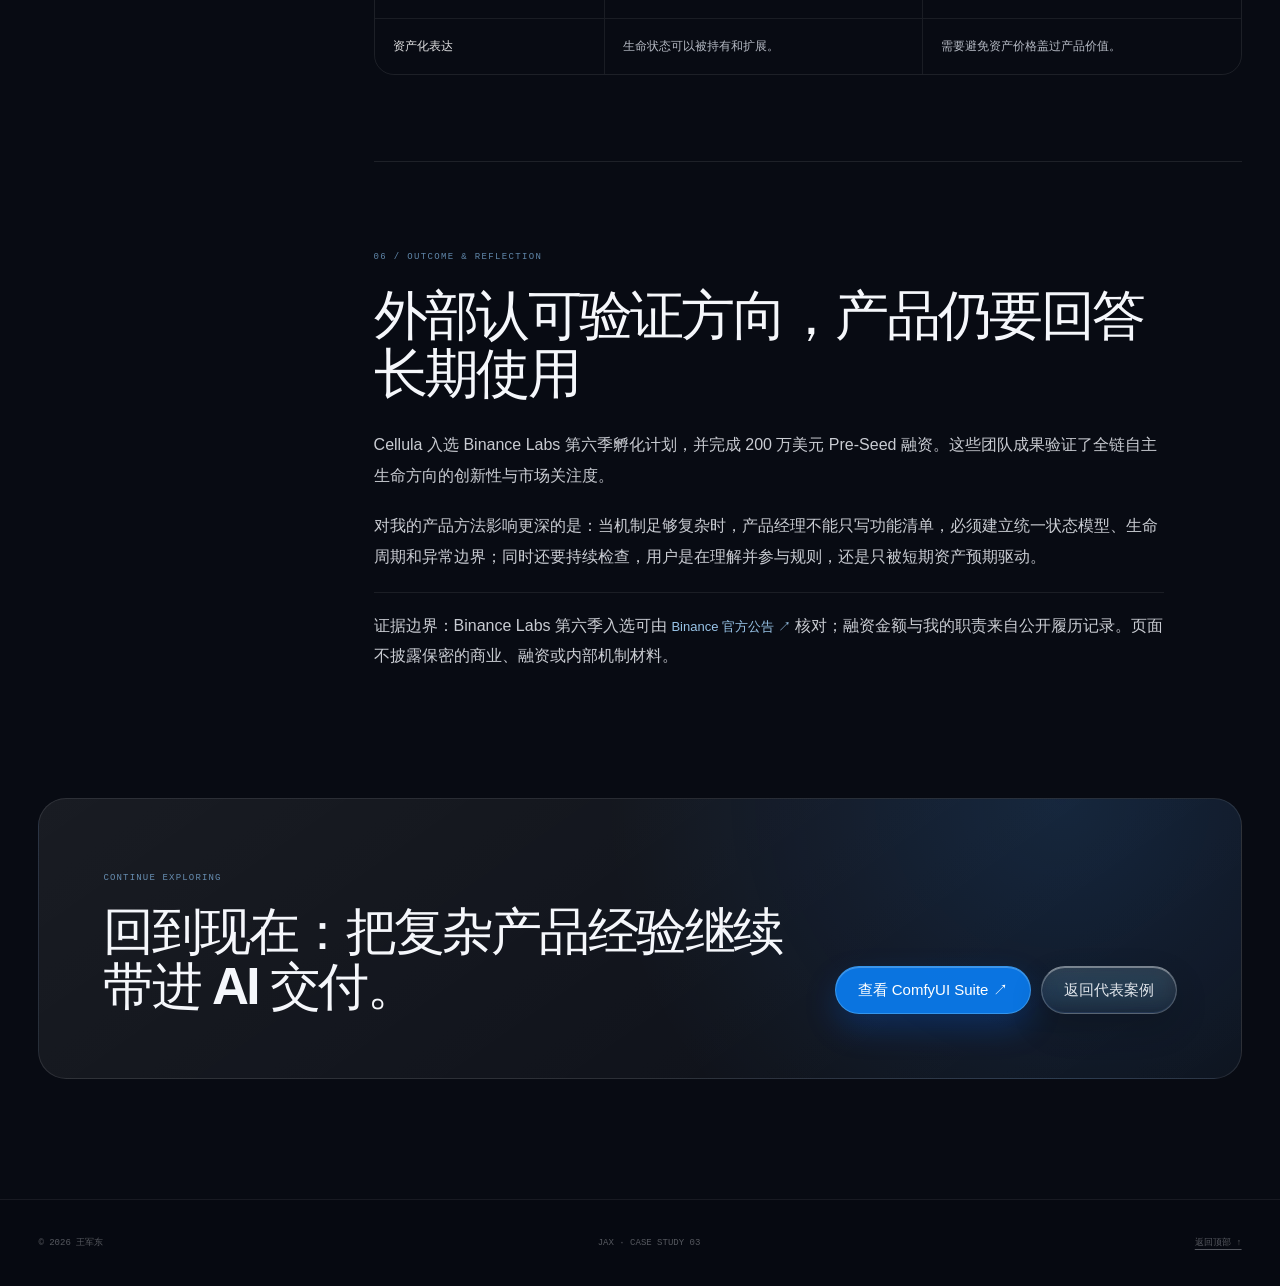
<file: case-cellula.html>
<!doctype html>
<html lang="zh-CN" class="no-js experience-ready">
<head>
  <meta charset="utf-8">
  <meta name="viewport" content="width=device-width, initial-scale=1">
  <meta name="description" content="Cellula 产品案例：王军东 Jax 如何作为产品负责人和联合创始人，把全链自主生命机制转译为可理解、可实现、可扩展的产品生命周期。">
  <meta name="author" content="王军东 Jax">
  <meta name="robots" content="index,follow,max-image-preview:large">
  <meta name="theme-color" content="#0b1020">
  <link rel="canonical" href="https://wjd-jax.github.io/case-cellula.html">
  <meta property="og:type" content="article">
  <meta property="og:title" content="Cellula 产品案例｜王军东 Jax">
  <meta property="og:description" content="从全链机制到产品生命周期：问题、角色、关键判断、机制取舍与团队结果。">
  <meta property="og:image" content="https://wjd-jax.github.io/assets/screenshots/cellula-game-of-life.jpg">
  <title>Cellula 产品案例｜王军东 Jax</title>
  <link rel="stylesheet" href="styles.css?v=20261016-release2">
  <link rel="stylesheet" href="liquid-glass.css?v=20261016-release2">
  <link rel="stylesheet" href="case-study.css?v=20261016-release2">
  <link rel="stylesheet" href="theme.css?v=20261016-release2">
  <script src="theme.js?v=20261016-release2"></script>
  <script>document.documentElement.classList.replace("no-js", "js");</script>
</head>
<body class="case-study-page">
  <a class="skip-link" href="#caseMain">跳到案例正文</a>
  <div class="ambient-field" aria-hidden="true"><canvas id="neuralCanvas"></canvas><div class="ambient-grid"></div><i class="ambient-orb orb-a"></i><i class="ambient-orb orb-b"></i></div>
  <header class="global-header">
    <div class="header-inner">
      <a class="case-brand" href="index.html"><span class="case-brand-mark">JX</span><span><b>JAX / CASE STUDY</b><small>COMPLEX PRODUCT BUILDER</small></span></a>
      <nav class="case-header-actions" aria-label="案例导航"><a href="case-comfyui-suite.html">ComfyUI Suite</a><a href="case-tabichain.html">TabiChain</a><a class="case-back" href="index.html#work">返回主页 ↗</a><button class="theme-toggle" type="button" data-theme-toggle aria-label="切换到亮色主题" aria-pressed="false" hidden><svg class="theme-sun" viewBox="0 0 24 24" aria-hidden="true"><circle cx="12" cy="12" r="4"/><path d="M12 2v2m0 16v2M2 12h2m16 0h2M4.93 4.93l1.42 1.42m11.3 11.3 1.42 1.42M4.93 19.07l1.42-1.42m11.3-11.3 1.42-1.42"/></svg><svg class="theme-moon" viewBox="0 0 24 24" aria-hidden="true"><path d="M20.9 13.1A9 9 0 0 1 10.9 3.1a9 9 0 1 0 10 10Z"/></svg></button></nav>
    </div>
  </header>

  <main id="caseMain">
    <section class="case-hero">
      <div class="case-hero-inner">
        <div class="case-hero-topline reveal"><span>CASE 03 / ON-CHAIN LIFE / 0→1</span><span>2023.02—2024.02</span></div>
        <h1 class="reveal">Cellula</h1>
        <p class="case-hero-lead reveal">把全链自主生命的复杂机制，转译成用户能理解、团队能实现、生态可扩展的产品生命周期。</p>
        <div class="case-hero-meta reveal">
          <article><small>ROLE</small><b>产品负责人 / 联合创始人</b></article>
          <article><small>SCOPE</small><b>产品架构、生命周期、机制与落地</b></article>
          <article><small>TEAM OUTCOME</small><b>200 万美元 Pre-Seed</b></article>
          <article><small>RECOGNITION</small><b>Binance Labs S6</b></article>
        </div>
      </div>
    </section>

    <figure class="case-cover reveal">
      <div class="product-shot-stage product-shot-stage-wide">
        <img class="product-shot-backdrop" src="assets/screenshots/cellula-game-of-life.jpg" width="1236" height="694" decoding="async" alt="" aria-hidden="true">
        <img class="product-shot-main" src="assets/screenshots/cellula-game-of-life.jpg" width="1236" height="694" decoding="async" fetchpriority="high" alt="Cellula BitLife Hub 产品界面，展示 BitCell 组合、生命铸造与算力曲线">
      </div>
      <figcaption><span>CELLULA / BITLIFE HUB</span><span>产品原图 · BitCell 组合与生命铸造界面</span></figcaption>
    </figure>

    <div class="case-story">
      <aside class="case-toc reveal">
        <span>CASE CONTENTS</span>
        <nav aria-label="本页目录"><a href="#context">背景与问题</a><a href="#role">角色与边界</a><a href="#decisions">关键判断</a><a href="#lifecycle">生命周期</a><a href="#tradeoffs">产品取舍</a><a href="#outcome">结果与复盘</a></nav>
        <a class="case-source-link" href="https://www.cellula.life/" target="_blank" rel="noreferrer">查看项目网站 ↗</a>
      </aside>

      <article class="case-content">
        <section class="case-section reveal" id="context">
          <span class="case-section-label">01 / CONTEXT &amp; PROBLEM</span>
          <h2>机制创新必须先成为用户能理解的产品</h2>
          <p>Cellula 探索的是全链自主生命：生命状态、演化过程与资产表达都由链上规则驱动。这类产品同时包含算法、合约、资产、视觉和游戏化体验，任何一层脱节，用户都会只看到抽象概念或投机符号。</p>
          <p>核心挑战不是再包装一个 NFT，而是把“生命如何产生、演化、表达价值并继续参与”组织成完整路径，并让技术、设计和运营团队对同一套生命周期达成一致。</p>
          <div class="case-callout"><span>PRODUCT QUESTION</span><strong>如何把链上规则、算法演化与数字资产，组织成用户可感知的生命过程？</strong></div>
        </section>

        <section class="case-section reveal" id="role">
          <span class="case-section-label">02 / ROLE &amp; BOUNDARY</span>
          <h2>在创新概念与可交付产品之间搭桥</h2>
          <p>我作为产品负责人和联合创始人，负责产品架构、生命周期、链上演化体验、BitCell / NFT 等核心模块的产品定义，并推动机制、合约、设计和前端之间的协同落地。</p>
          <p>融资与孵化属于团队成果。本案例聚焦我承担的产品判断与交付责任，不把公司层面的结果等同于个人单独完成。</p>
          <div class="case-facts">
            <article><span>ARCHITECTURE</span><b>生命周期</b><small>用阶段和状态组织复杂机制。</small></article>
            <article><span>MECHANISM</span><b>链上演化</b><small>把规则结果转译为可感知反馈。</small></article>
            <article><span>DELIVERY</span><b>跨团队落地</b><small>连接机制、合约、设计与交互实现。</small></article>
          </div>
        </section>

        <section class="case-section reveal" id="decisions">
          <span class="case-section-label">03 / KEY DECISIONS</span>
          <h2>用生命周期降低机制理解成本</h2>
          <div class="decision-list">
            <article class="decision-card"><span>01</span><div><h3>先定义生命阶段，再拆产品模块</h3><p>围绕产生、成长、演化和资产表达组织状态，避免团队按页面或功能各自理解机制。</p></div></article>
            <article class="decision-card"><span>02</span><div><h3>让链上变化拥有清晰反馈</h3><p>把合约和算法结果映射为用户能看到的状态、视觉和下一步操作，使“上链”不只是后台事实。</p></div></article>
            <article class="decision-card"><span>03</span><div><h3>区分规则价值与资产价值</h3><p>资产承载生命状态和参与关系，但产品叙事不能只围绕价格；核心仍是规则驱动的演化与持续参与。</p></div></article>
            <article class="decision-card"><span>04</span><div><h3>为生态扩展保留标准接口</h3><p>核心生命与资产结构需要能被更多玩法和应用理解，避免每次扩展都重写底层产品逻辑。</p></div></article>
          </div>
        </section>

        <section class="case-section reveal" id="lifecycle">
          <span class="case-section-label">04 / PRODUCT LIFECYCLE</span>
          <h2>让规则、行为与资产围绕同一生命演化</h2>
          <p>产品生命周期不是一条营销漏斗，而是机制执行的用户化表达：用户获得或构造生命单元，规则驱动其状态变化，界面将变化反馈为可理解的演化结果，资产和后续参与再围绕新状态展开。</p>
          <div class="case-facts">
            <article><span>ORIGIN</span><b>BitCell</b><small>承接基础单元、组合与生命起点。</small></article>
            <article><span>EVOLUTION</span><b>On-chain</b><small>由链上规则记录和驱动状态变化。</small></article>
            <article><span>EXPRESSION</span><b>NFT / UI</b><small>把状态、身份与参与结果可视化。</small></article>
          </div>
        </section>

        <section class="case-section reveal" id="tradeoffs">
          <span class="case-section-label">05 / TRADE-OFFS</span>
          <h2>机制越新，越需要控制表达复杂度</h2>
          <div class="tradeoff-table">
            <div class="tradeoff-row tradeoff-head"><span>决策</span><span>获得什么</span><span>需要承担什么</span></div>
            <div class="tradeoff-row"><strong>全链状态</strong><span>规则与资产关系更透明、可组合。</span><span>成本、确认与异常状态更难隐藏。</span></div>
            <div class="tradeoff-row"><strong>生命周期表达</strong><span>用户能沿着阶段理解复杂机制。</span><span>必须严格维护跨模块状态一致性。</span></div>
            <div class="tradeoff-row"><strong>资产化表达</strong><span>生命状态可以被持有和扩展。</span><span>需要避免资产价格盖过产品价值。</span></div>
          </div>
        </section>

        <section class="case-section reveal" id="outcome">
          <span class="case-section-label">06 / OUTCOME &amp; REFLECTION</span>
          <h2>外部认可验证方向，产品仍要回答长期使用</h2>
          <p>Cellula 入选 Binance Labs 第六季孵化计划，并完成 200 万美元 Pre-Seed 融资。这些团队成果验证了全链自主生命方向的创新性与市场关注度。</p>
          <p>对我的产品方法影响更深的是：当机制足够复杂时，产品经理不能只写功能清单，必须建立统一状态模型、生命周期和异常边界；同时还要持续检查，用户是在理解并参与规则，还是只被短期资产预期驱动。</p>
          <p class="case-evidence-note">证据边界：Binance Labs 第六季入选可由 <a class="text-link" href="https://www.binance.com/en-NZ/blog/ecosystem/3293752531037588947" target="_blank" rel="noreferrer">Binance 官方公告 ↗</a> 核对；融资金额与我的职责来自公开履历记录。页面不披露保密的商业、融资或内部机制材料。</p>
        </section>
      </article>
    </div>

    <section class="case-next reveal"><div><span>CONTINUE EXPLORING</span><h2>回到现在：把复杂产品经验继续带进 AI 交付。</h2></div><div class="case-next-links"><a class="button button-primary" href="case-comfyui-suite.html">查看 ComfyUI Suite ↗</a><a class="button button-secondary" href="index.html#work">返回代表案例</a></div></section>
  </main>

  <footer class="global-footer"><div class="content-shell"><span>© <span id="currentYear">2026</span> 王军东</span><span>JAX · CASE STUDY 03</span><a href="#caseMain">返回顶部 ↑</a></div></footer>
  <a class="return-home-fab" href="index.html" aria-label="回到首页"><span aria-hidden="true">←</span><b>首页</b></a>
  <noscript><style>.reveal{opacity:1!important;transform:none!important}</style></noscript>
  <script src="profile-config.js?v=20261016-release2"></script><script src="script.js?v=20261016-release2"></script>
</body>
</html>
</file>
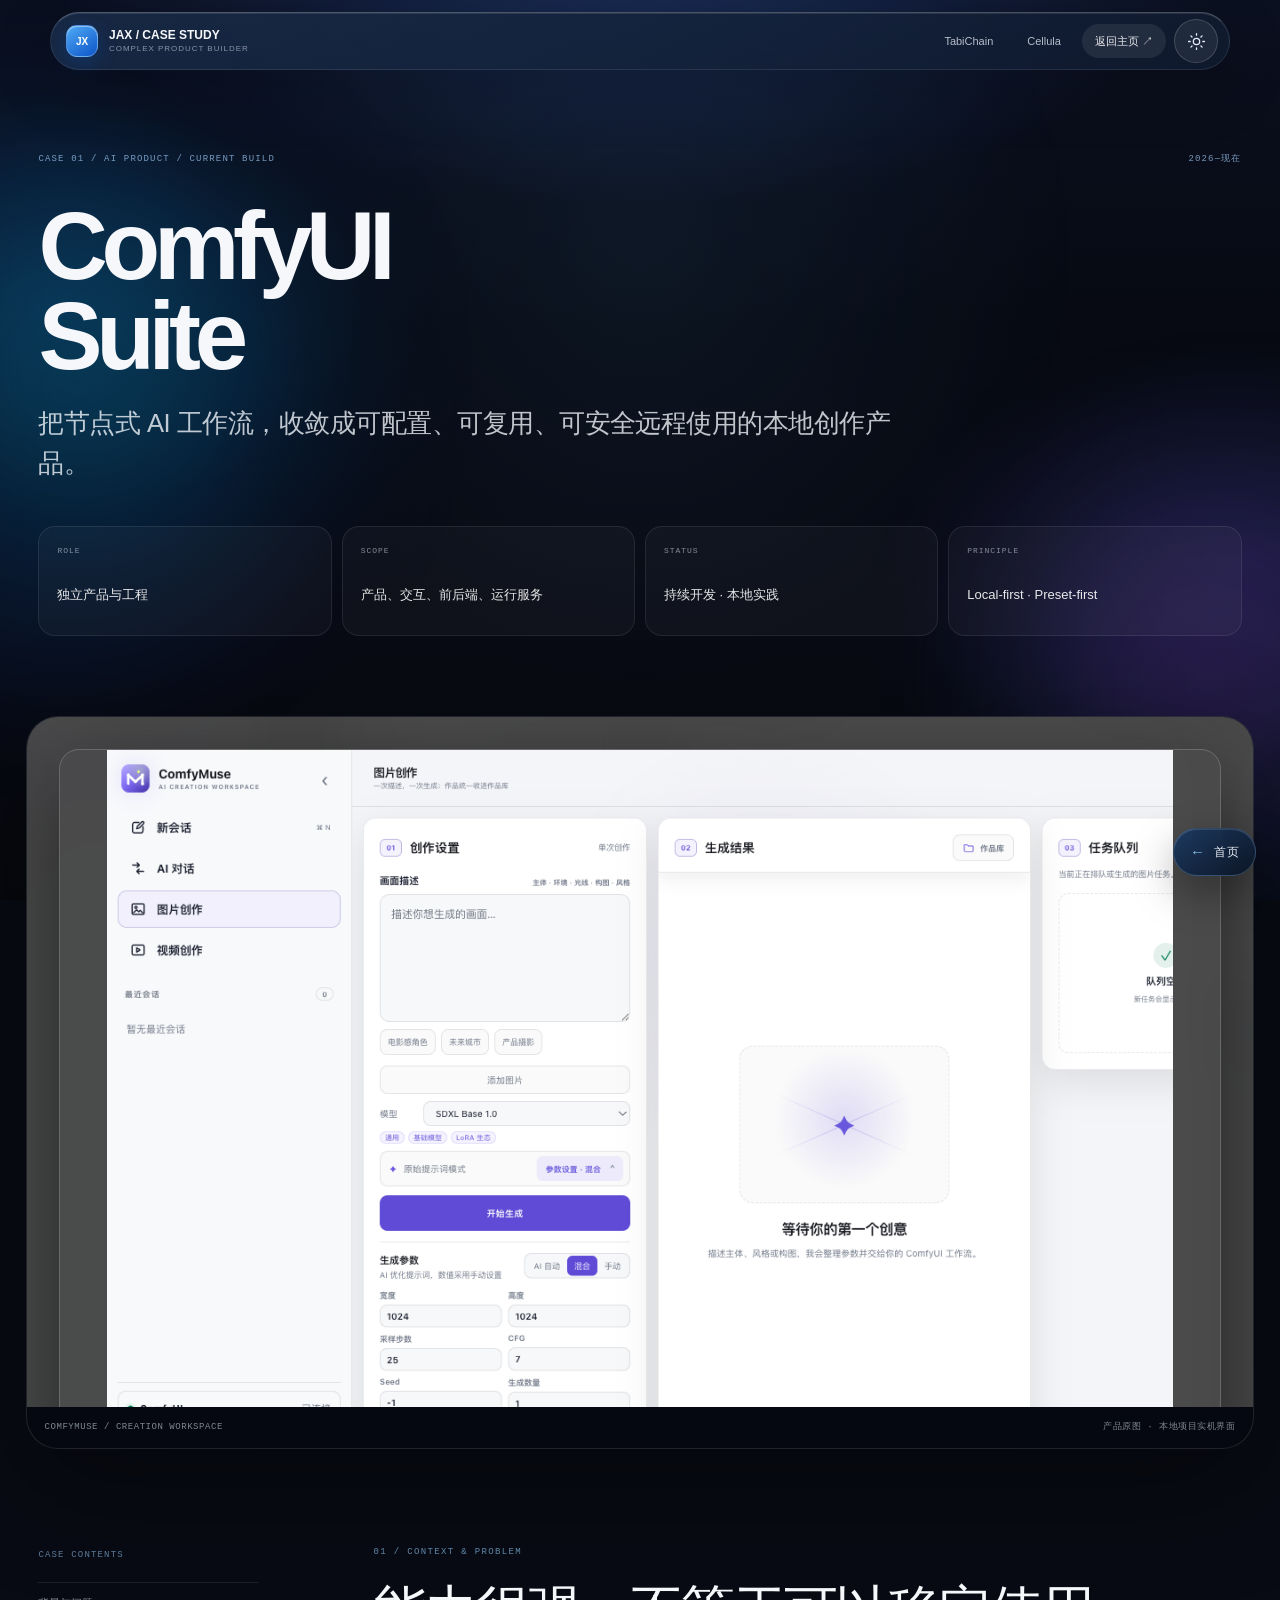
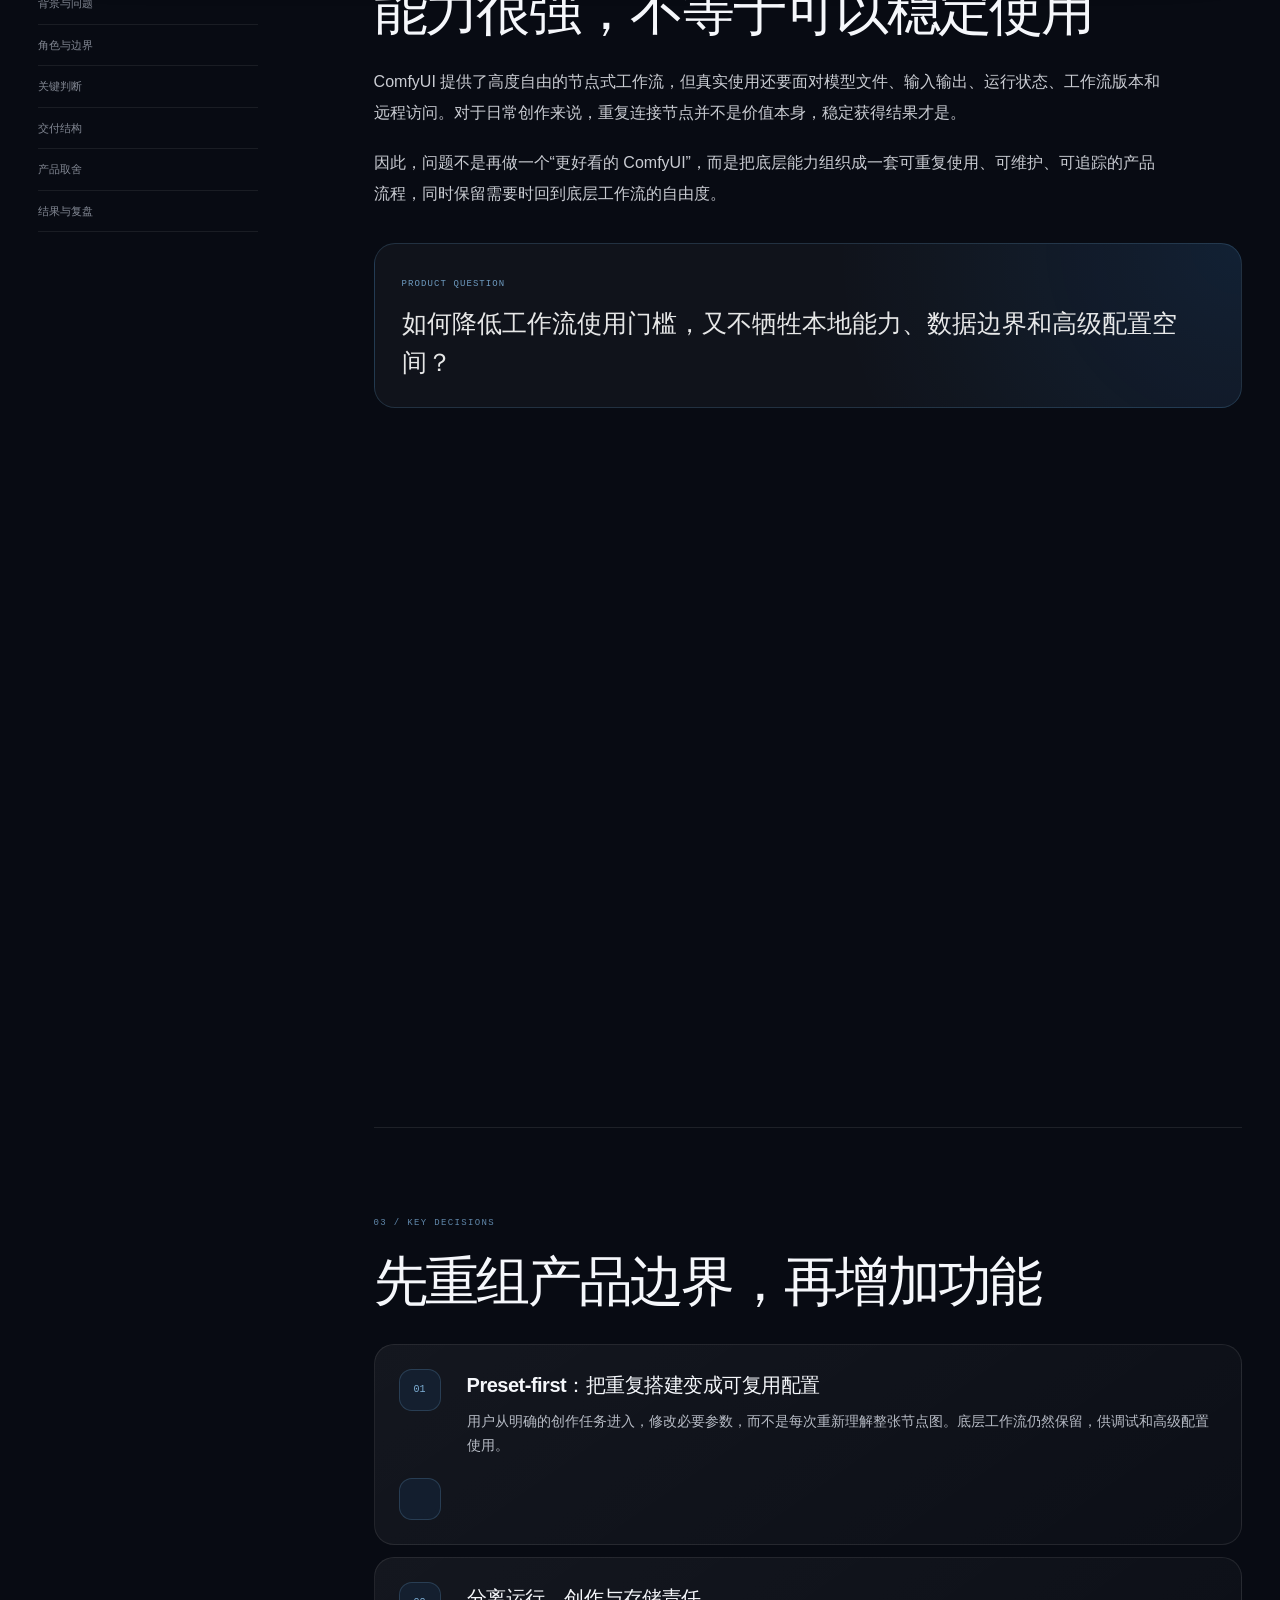
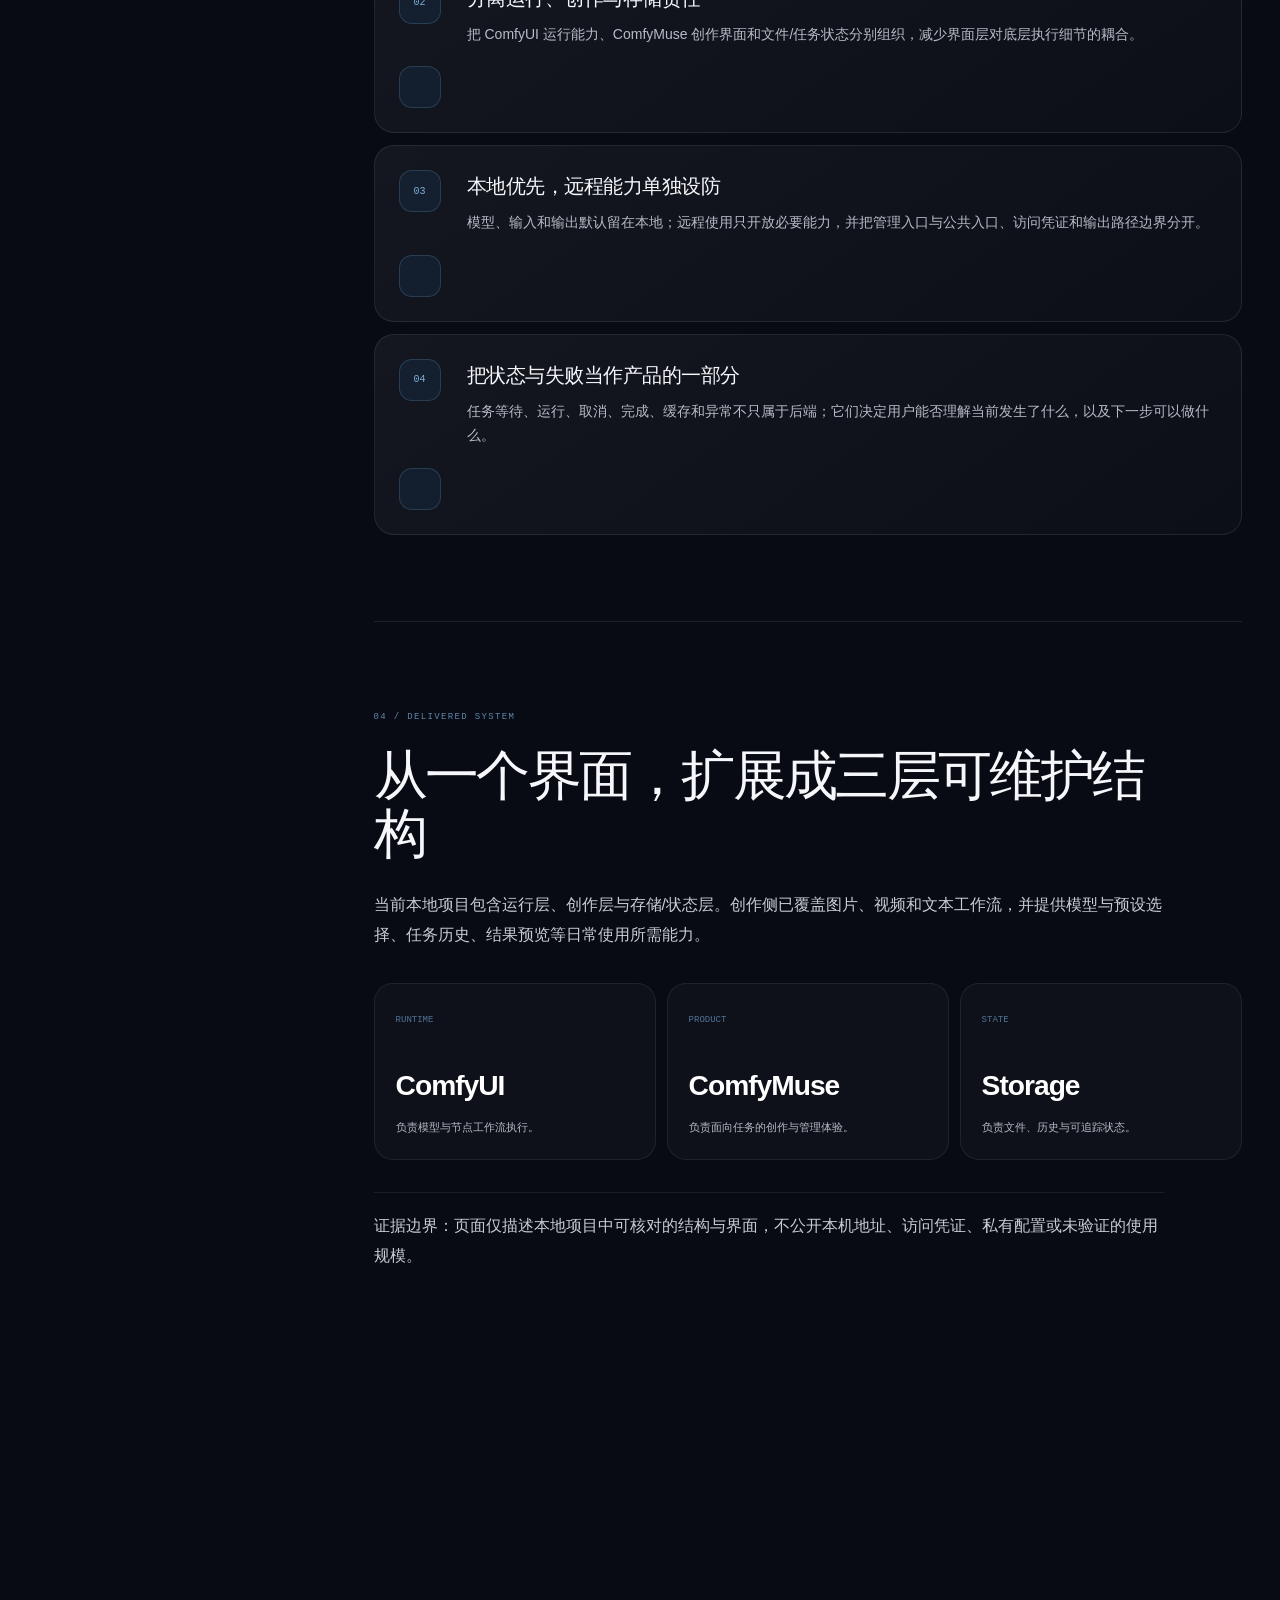
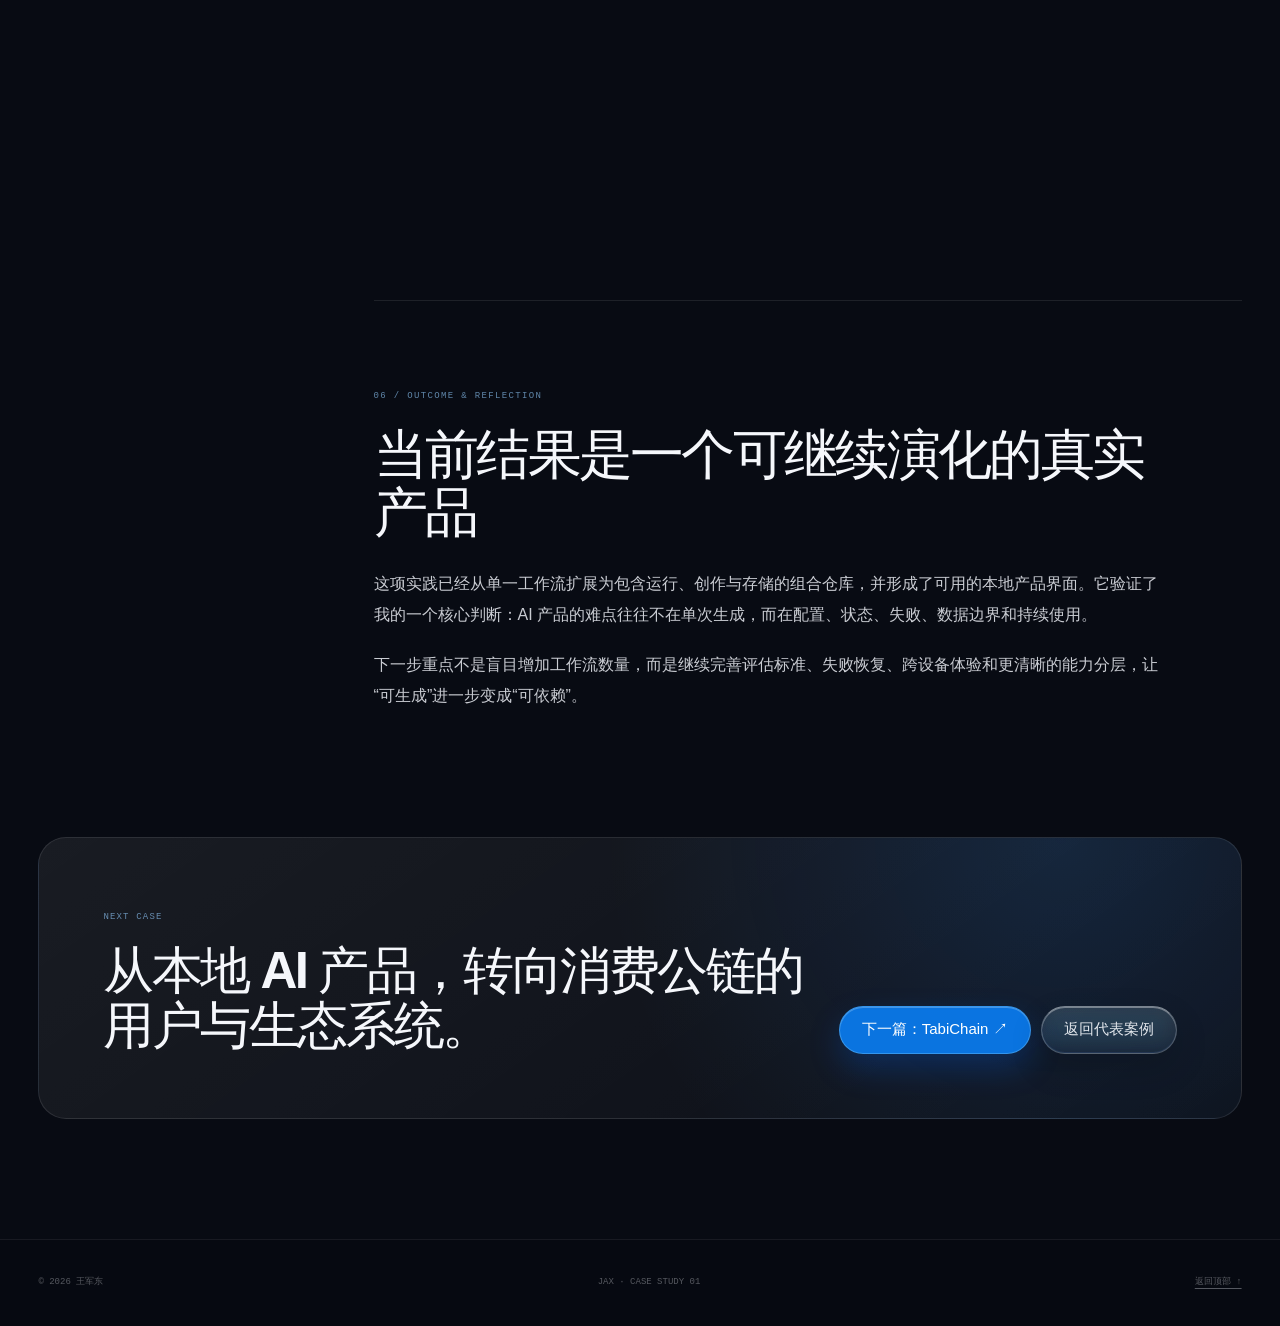
<file: case-comfyui-suite.html>
<!doctype html>
<html lang="zh-CN" class="no-js experience-ready">
<head>
  <meta charset="utf-8">
  <meta name="viewport" content="width=device-width, initial-scale=1">
  <meta name="description" content="ComfyUI Suite 产品案例：王军东 Jax 如何把节点式 AI 工作流产品化为本地优先、可复用、可安全远程使用的创作套件。">
  <meta name="author" content="王军东 Jax">
  <meta name="robots" content="index,follow,max-image-preview:large">
  <meta name="theme-color" content="#0b1020">
  <link rel="canonical" href="https://wjd-jax.github.io/case-comfyui-suite.html">
  <meta property="og:type" content="article">
  <meta property="og:title" content="ComfyUI Suite 产品案例｜王军东 Jax">
  <meta property="og:description" content="从节点工作流到本地 AI 创作产品：问题、判断、架构取舍与当前交付。">
  <meta property="og:image" content="https://wjd-jax.github.io/assets/screenshots/comfymuse-workspace-original.png">
  <title>ComfyUI Suite 产品案例｜王军东 Jax</title>
  <link rel="stylesheet" href="styles.css?v=20261016-release2">
  <link rel="stylesheet" href="liquid-glass.css?v=20261016-release2">
  <link rel="stylesheet" href="case-study.css?v=20261016-release2">
  <link rel="stylesheet" href="theme.css?v=20261016-release2">
  <script src="theme.js?v=20261016-release2"></script>
  <script>document.documentElement.classList.replace("no-js", "js");</script>
</head>
<body class="case-study-page">
  <a class="skip-link" href="#caseMain">跳到案例正文</a>
  <div class="ambient-field" aria-hidden="true"><canvas id="neuralCanvas"></canvas><div class="ambient-grid"></div><i class="ambient-orb orb-a"></i><i class="ambient-orb orb-b"></i></div>
  <header class="global-header">
    <div class="header-inner">
      <a class="case-brand" href="index.html"><span class="case-brand-mark">JX</span><span><b>JAX / CASE STUDY</b><small>COMPLEX PRODUCT BUILDER</small></span></a>
      <nav class="case-header-actions" aria-label="案例导航"><a href="case-tabichain.html">TabiChain</a><a href="case-cellula.html">Cellula</a><a class="case-back" href="index.html#work">返回主页 ↗</a><button class="theme-toggle" type="button" data-theme-toggle aria-label="切换到亮色主题" aria-pressed="false" hidden><svg class="theme-sun" viewBox="0 0 24 24" aria-hidden="true"><circle cx="12" cy="12" r="4"/><path d="M12 2v2m0 16v2M2 12h2m16 0h2M4.93 4.93l1.42 1.42m11.3 11.3 1.42 1.42M4.93 19.07l1.42-1.42m11.3-11.3 1.42-1.42"/></svg><svg class="theme-moon" viewBox="0 0 24 24" aria-hidden="true"><path d="M20.9 13.1A9 9 0 0 1 10.9 3.1a9 9 0 1 0 10 10Z"/></svg></button></nav>
    </div>
  </header>

  <main id="caseMain">
    <section class="case-hero">
      <div class="case-hero-inner">
        <div class="case-hero-topline reveal"><span>CASE 01 / AI PRODUCT / CURRENT BUILD</span><span>2026—现在</span></div>
        <h1 class="reveal">ComfyUI<br>Suite</h1>
        <p class="case-hero-lead reveal">把节点式 AI 工作流，收敛成可配置、可复用、可安全远程使用的本地创作产品。</p>
        <div class="case-hero-meta reveal">
          <article><small>ROLE</small><b>独立产品与工程</b></article>
          <article><small>SCOPE</small><b>产品、交互、前后端、运行服务</b></article>
          <article><small>STATUS</small><b>持续开发 · 本地实践</b></article>
          <article><small>PRINCIPLE</small><b>Local-first · Preset-first</b></article>
        </div>
      </div>
    </section>

    <figure class="case-cover reveal">
      <div class="product-shot-stage product-shot-stage-wide">
        <img class="product-shot-backdrop" src="assets/screenshots/comfymuse-workspace-original.png" width="1200" height="818" decoding="async" alt="" aria-hidden="true">
        <img class="product-shot-main" src="assets/screenshots/comfymuse-workspace-original.png" width="1200" height="818" decoding="async" fetchpriority="high" alt="ComfyMuse 图片创作工作台，包含创作设置、生成结果与任务队列">
      </div>
      <figcaption><span>COMFYMUSE / CREATION WORKSPACE</span><span>产品原图 · 本地项目实机界面</span></figcaption>
    </figure>

    <div class="case-story">
      <aside class="case-toc reveal">
        <span>CASE CONTENTS</span>
        <nav aria-label="本页目录"><a href="#context">背景与问题</a><a href="#role">角色与边界</a><a href="#decisions">关键判断</a><a href="#delivery">交付结构</a><a href="#tradeoffs">产品取舍</a><a href="#reflection">结果与复盘</a></nav>
      </aside>

      <article class="case-content">
        <section class="case-section reveal" id="context">
          <span class="case-section-label">01 / CONTEXT &amp; PROBLEM</span>
          <h2>能力很强，不等于可以稳定使用</h2>
          <p>ComfyUI 提供了高度自由的节点式工作流，但真实使用还要面对模型文件、输入输出、运行状态、工作流版本和远程访问。对于日常创作来说，重复连接节点并不是价值本身，稳定获得结果才是。</p>
          <p>因此，问题不是再做一个“更好看的 ComfyUI”，而是把底层能力组织成一套可重复使用、可维护、可追踪的产品流程，同时保留需要时回到底层工作流的自由度。</p>
          <div class="case-callout"><span>PRODUCT QUESTION</span><strong>如何降低工作流使用门槛，又不牺牲本地能力、数据边界和高级配置空间？</strong></div>
        </section>

        <section class="case-section reveal" id="role">
          <span class="case-section-label">02 / ROLE &amp; BOUNDARY</span>
          <h2>独立承担从判断到运行的完整链路</h2>
          <p>我负责需求定义、信息架构、交互、前后端实现、运行服务与验收。当前案例重点呈现已经存在于仓库和产品界面的能力，不把开发计划写成已完成结果。</p>
          <div class="case-facts">
            <article><span>PRODUCT</span><b>工作流产品化</b><small>将节点参数组织为用户可理解的预设与任务。</small></article>
            <article><span>ENGINEERING</span><b>端到端实现</b><small>覆盖前端、服务端、运行状态和文件边界。</small></article>
            <article><span>OPERATIONS</span><b>本地与远程</b><small>区分本机管理能力和对外使用入口。</small></article>
          </div>
        </section>

        <section class="case-section reveal" id="decisions">
          <span class="case-section-label">03 / KEY DECISIONS</span>
          <h2>先重组产品边界，再增加功能</h2>
          <div class="decision-list">
            <article class="decision-card"><span>01</span><div><h3>Preset-first：把重复搭建变成可复用配置</h3><p>用户从明确的创作任务进入，修改必要参数，而不是每次重新理解整张节点图。底层工作流仍然保留，供调试和高级配置使用。</p></div></article>
            <article class="decision-card"><span>02</span><div><h3>分离运行、创作与存储责任</h3><p>把 ComfyUI 运行能力、ComfyMuse 创作界面和文件/任务状态分别组织，减少界面层对底层执行细节的耦合。</p></div></article>
            <article class="decision-card"><span>03</span><div><h3>本地优先，远程能力单独设防</h3><p>模型、输入和输出默认留在本地；远程使用只开放必要能力，并把管理入口与公共入口、访问凭证和输出路径边界分开。</p></div></article>
            <article class="decision-card"><span>04</span><div><h3>把状态与失败当作产品的一部分</h3><p>任务等待、运行、取消、完成、缓存和异常不只属于后端；它们决定用户能否理解当前发生了什么，以及下一步可以做什么。</p></div></article>
          </div>
        </section>

        <section class="case-section reveal" id="delivery">
          <span class="case-section-label">04 / DELIVERED SYSTEM</span>
          <h2>从一个界面，扩展成三层可维护结构</h2>
          <p>当前本地项目包含运行层、创作层与存储/状态层。创作侧已覆盖图片、视频和文本工作流，并提供模型与预设选择、任务历史、结果预览等日常使用所需能力。</p>
          <div class="case-facts">
            <article><span>RUNTIME</span><b>ComfyUI</b><small>负责模型与节点工作流执行。</small></article>
            <article><span>PRODUCT</span><b>ComfyMuse</b><small>负责面向任务的创作与管理体验。</small></article>
            <article><span>STATE</span><b>Storage</b><small>负责文件、历史与可追踪状态。</small></article>
          </div>
          <p class="case-evidence-note">证据边界：页面仅描述本地项目中可核对的结构与界面，不公开本机地址、访问凭证、私有配置或未验证的使用规模。</p>
        </section>

        <section class="case-section reveal" id="tradeoffs">
          <span class="case-section-label">05 / TRADE-OFFS</span>
          <h2>产品化不是隐藏所有复杂性</h2>
          <div class="tradeoff-table">
            <div class="tradeoff-row tradeoff-head"><span>决策</span><span>获得什么</span><span>接受什么</span></div>
            <div class="tradeoff-row"><strong>本地优先</strong><span>数据、模型和成本边界更可控。</span><span>安装、硬件与环境兼容仍需处理。</span></div>
            <div class="tradeoff-row"><strong>预设优先</strong><span>常见任务更快、更一致地完成。</span><span>部分节点自由度不放在主流程里。</span></div>
            <div class="tradeoff-row"><strong>安全远程</strong><span>可以跨设备使用本地算力。</span><span>需要额外的身份、路径与服务边界。</span></div>
          </div>
        </section>

        <section class="case-section reveal" id="reflection">
          <span class="case-section-label">06 / OUTCOME &amp; REFLECTION</span>
          <h2>当前结果是一个可继续演化的真实产品</h2>
          <p>这项实践已经从单一工作流扩展为包含运行、创作与存储的组合仓库，并形成了可用的本地产品界面。它验证了我的一个核心判断：AI 产品的难点往往不在单次生成，而在配置、状态、失败、数据边界和持续使用。</p>
          <p>下一步重点不是盲目增加工作流数量，而是继续完善评估标准、失败恢复、跨设备体验和更清晰的能力分层，让“可生成”进一步变成“可依赖”。</p>
        </section>
      </article>
    </div>

    <section class="case-next reveal"><div><span>NEXT CASE</span><h2>从本地 AI 产品，转向消费公链的用户与生态系统。</h2></div><div class="case-next-links"><a class="button button-primary" href="case-tabichain.html">下一篇：TabiChain ↗</a><a class="button button-secondary" href="index.html#work">返回代表案例</a></div></section>
  </main>

  <footer class="global-footer"><div class="content-shell"><span>© <span id="currentYear">2026</span> 王军东</span><span>JAX · CASE STUDY 01</span><a href="#caseMain">返回顶部 ↑</a></div></footer>
  <a class="return-home-fab" href="index.html" aria-label="回到首页"><span aria-hidden="true">←</span><b>首页</b></a>
  <noscript><style>.reveal{opacity:1!important;transform:none!important}</style></noscript>
  <script src="profile-config.js?v=20261016-release2"></script><script src="script.js?v=20261016-release2"></script>
</body>
</html>
</file>
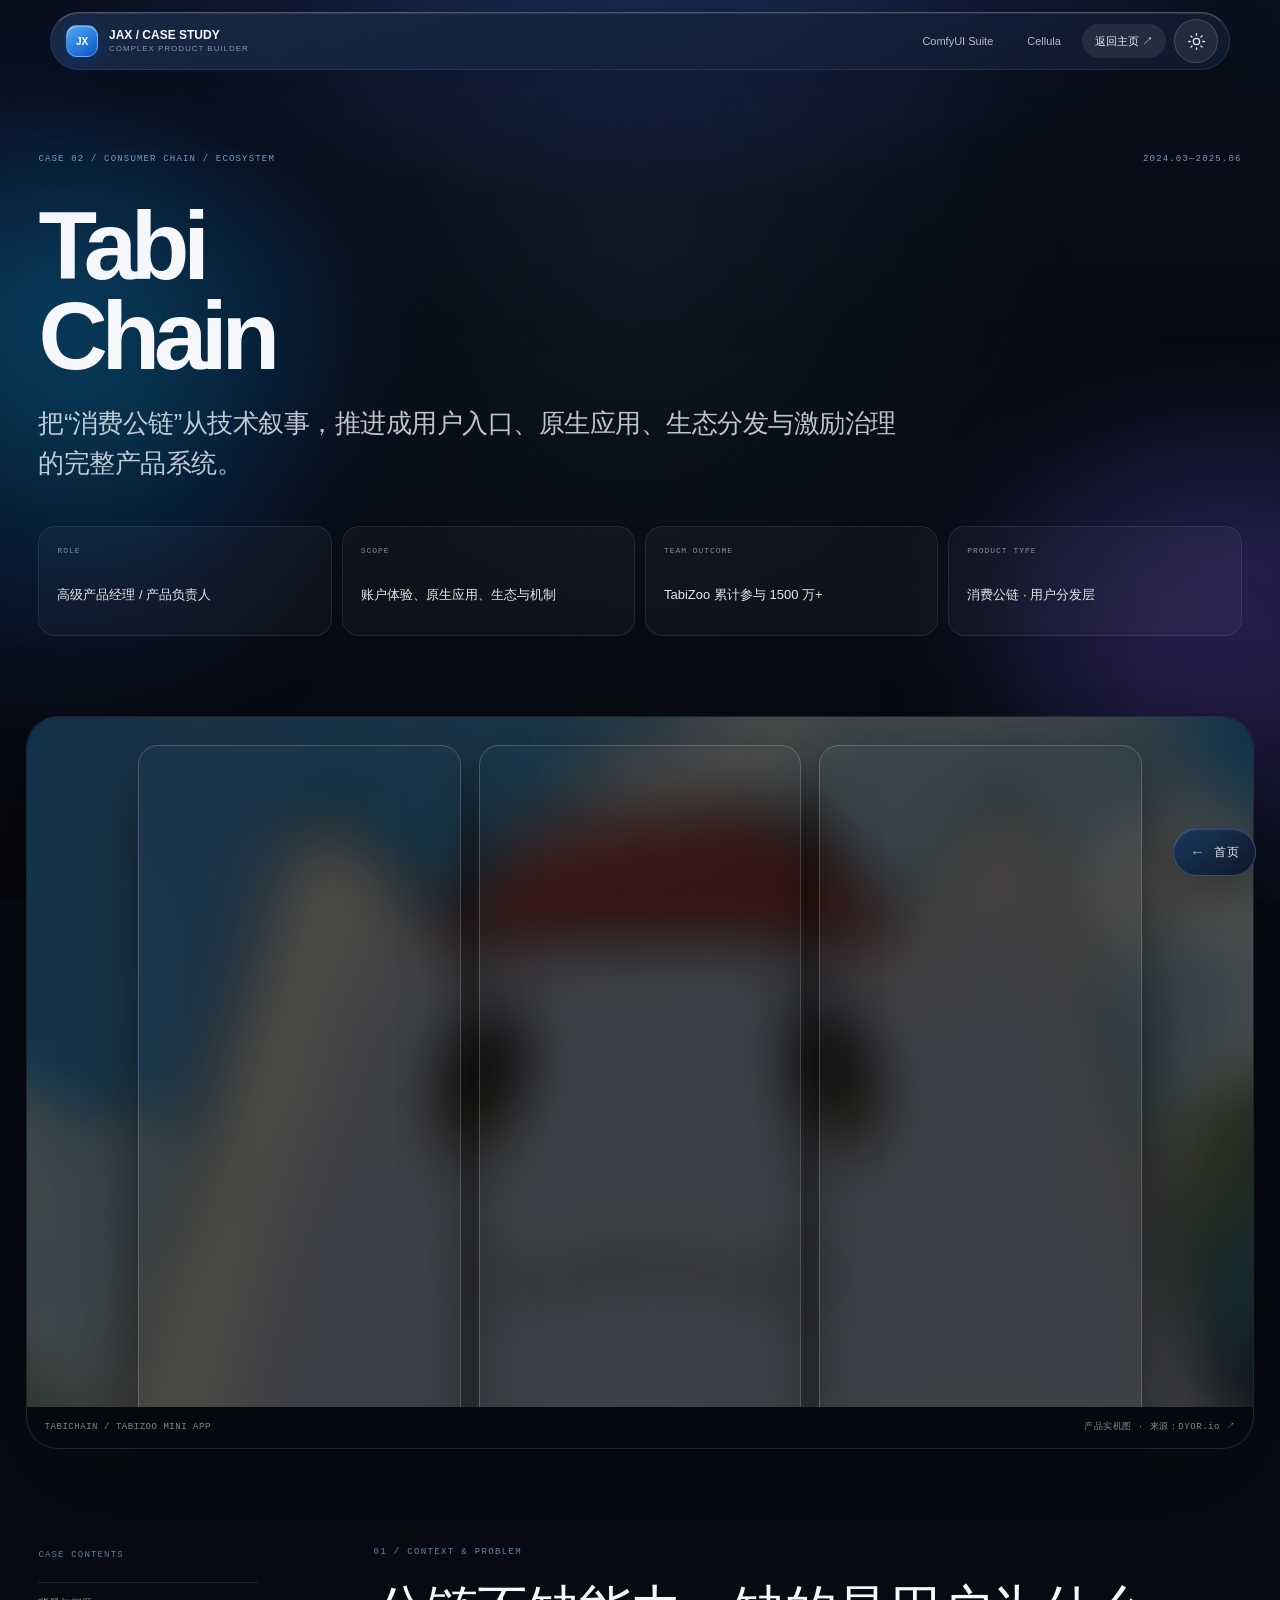
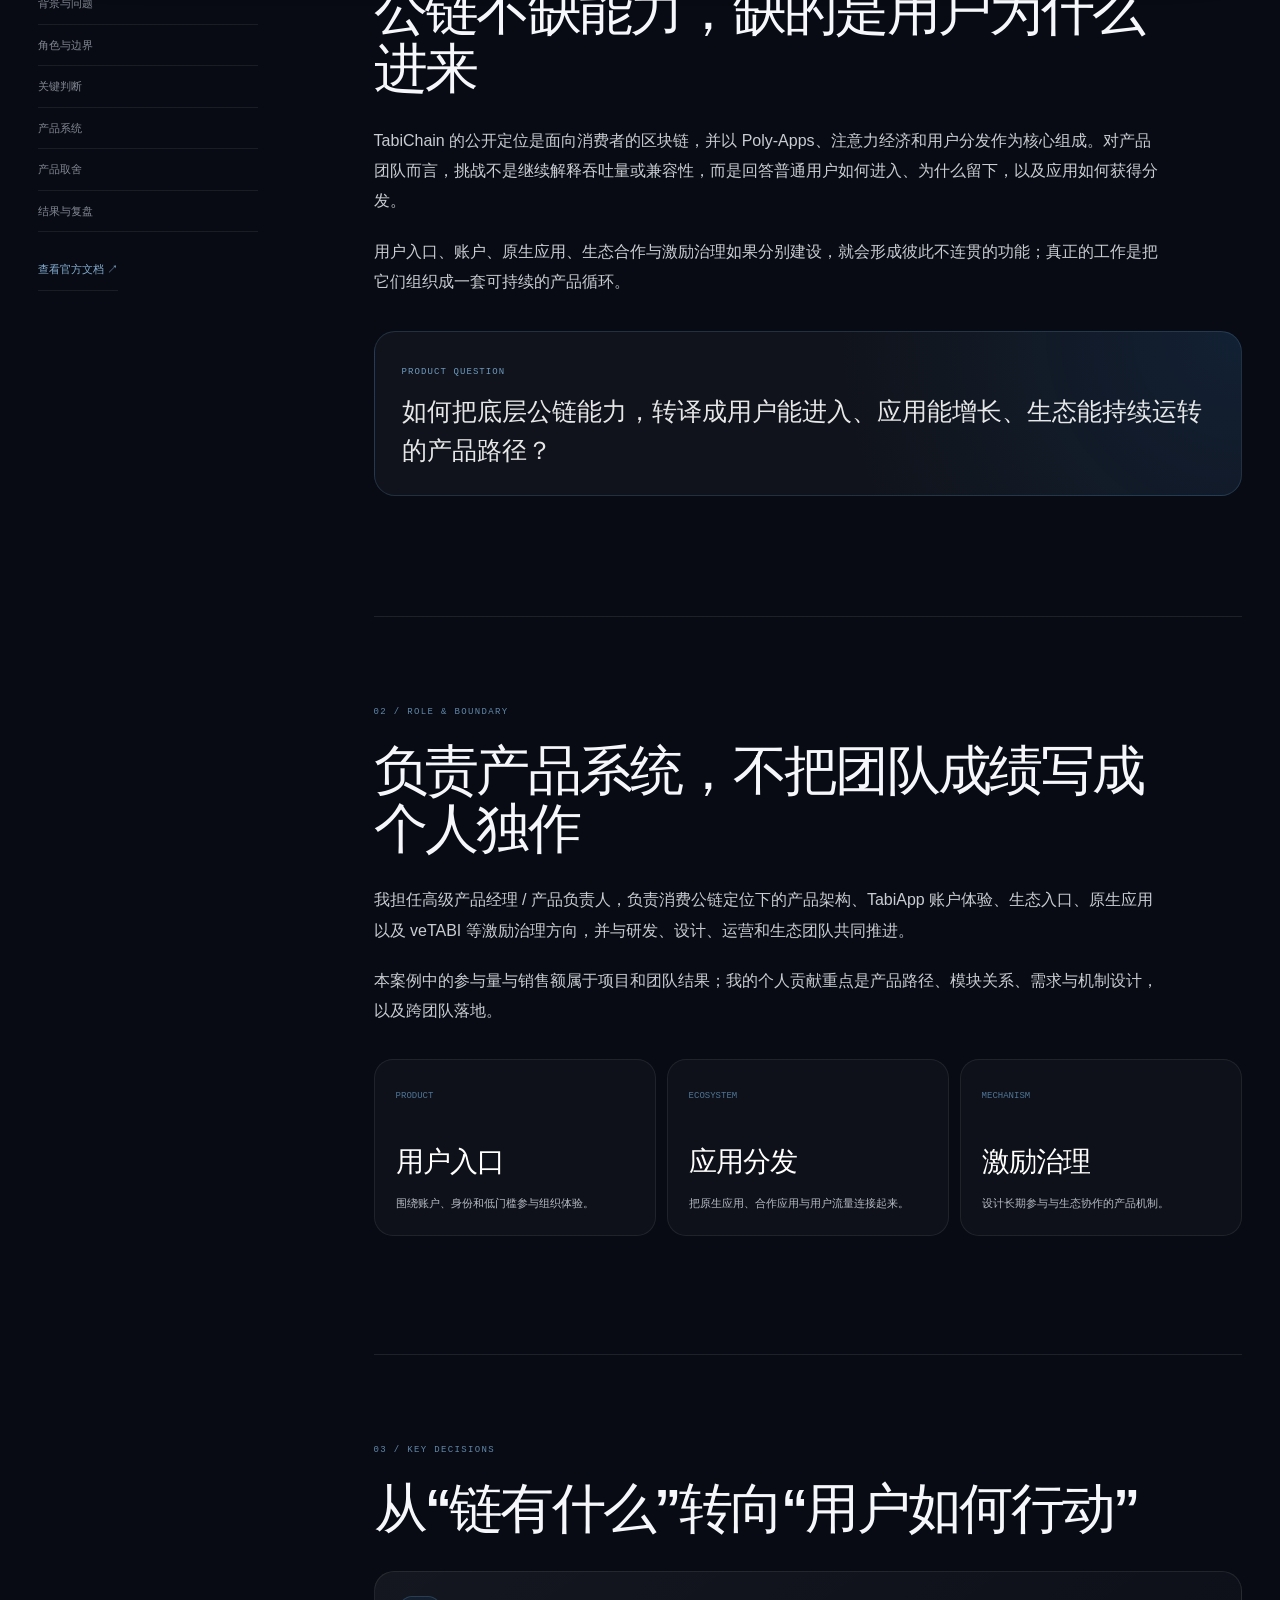
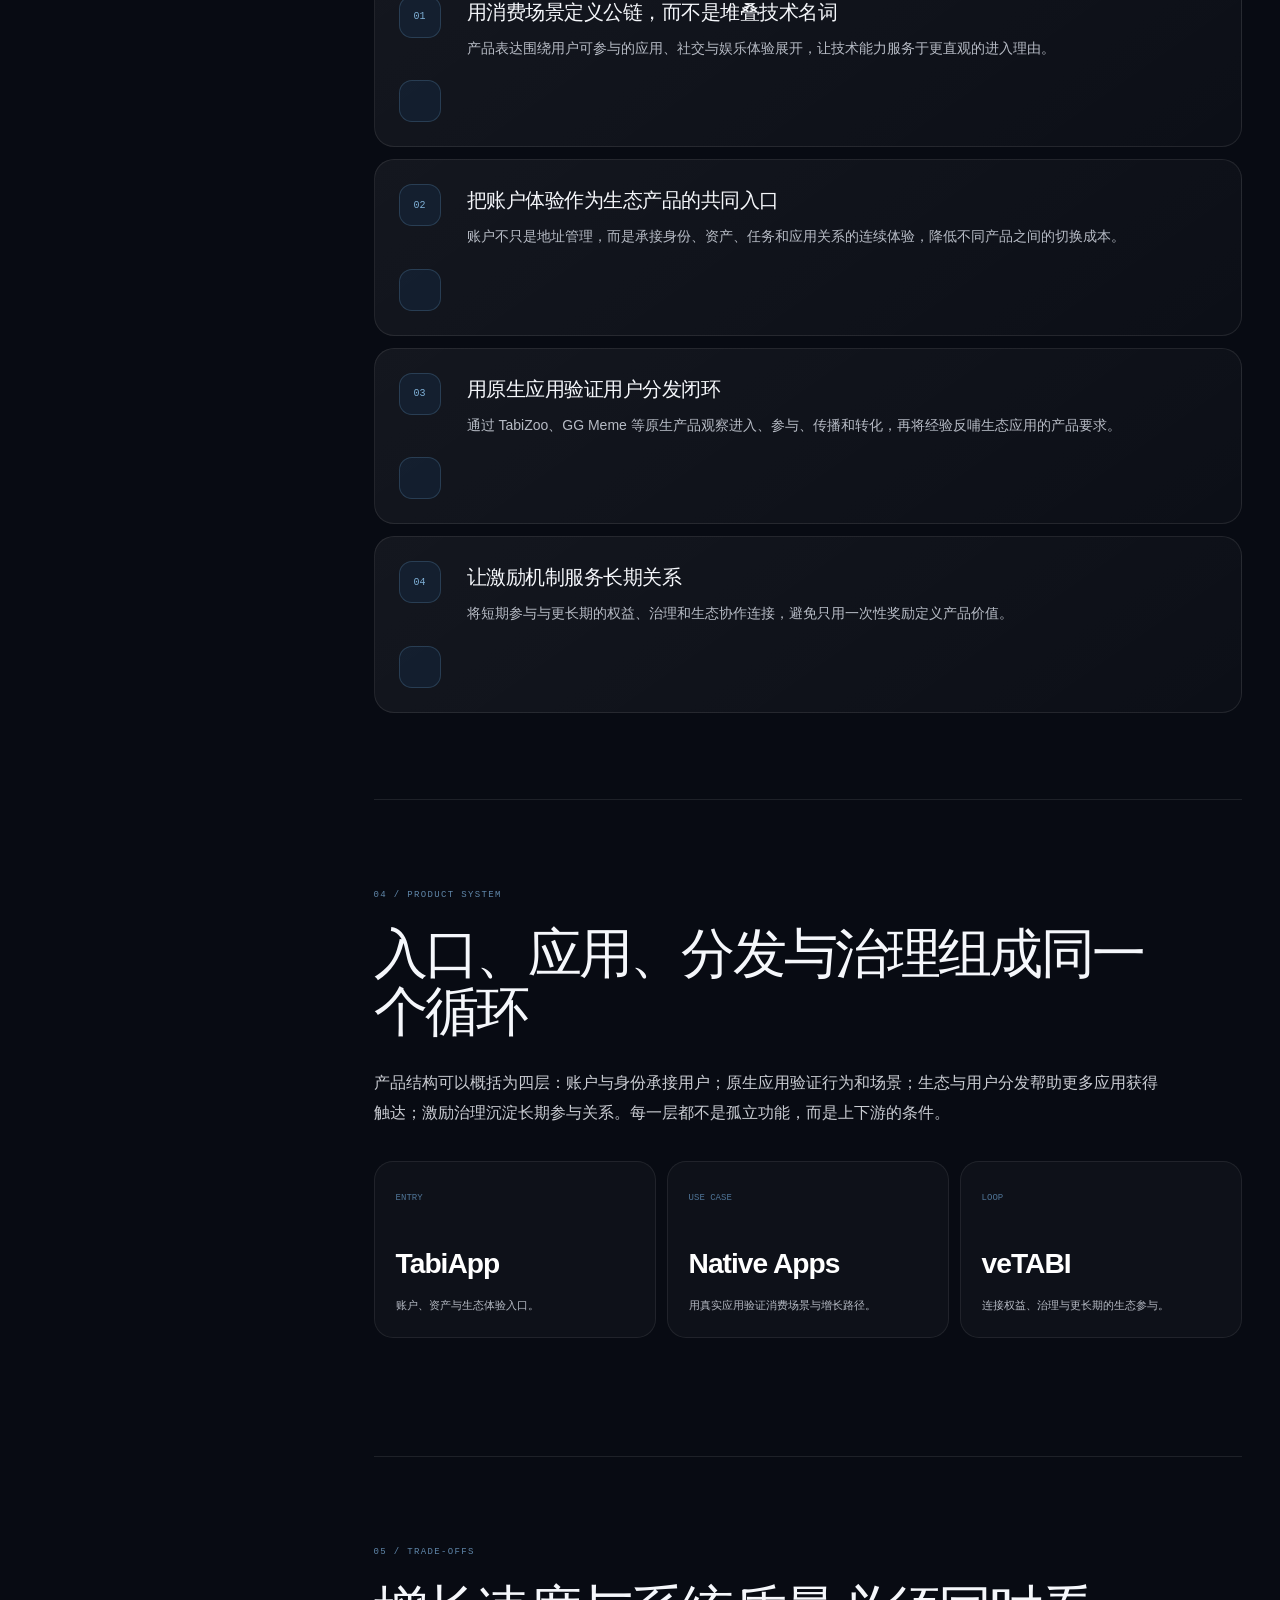
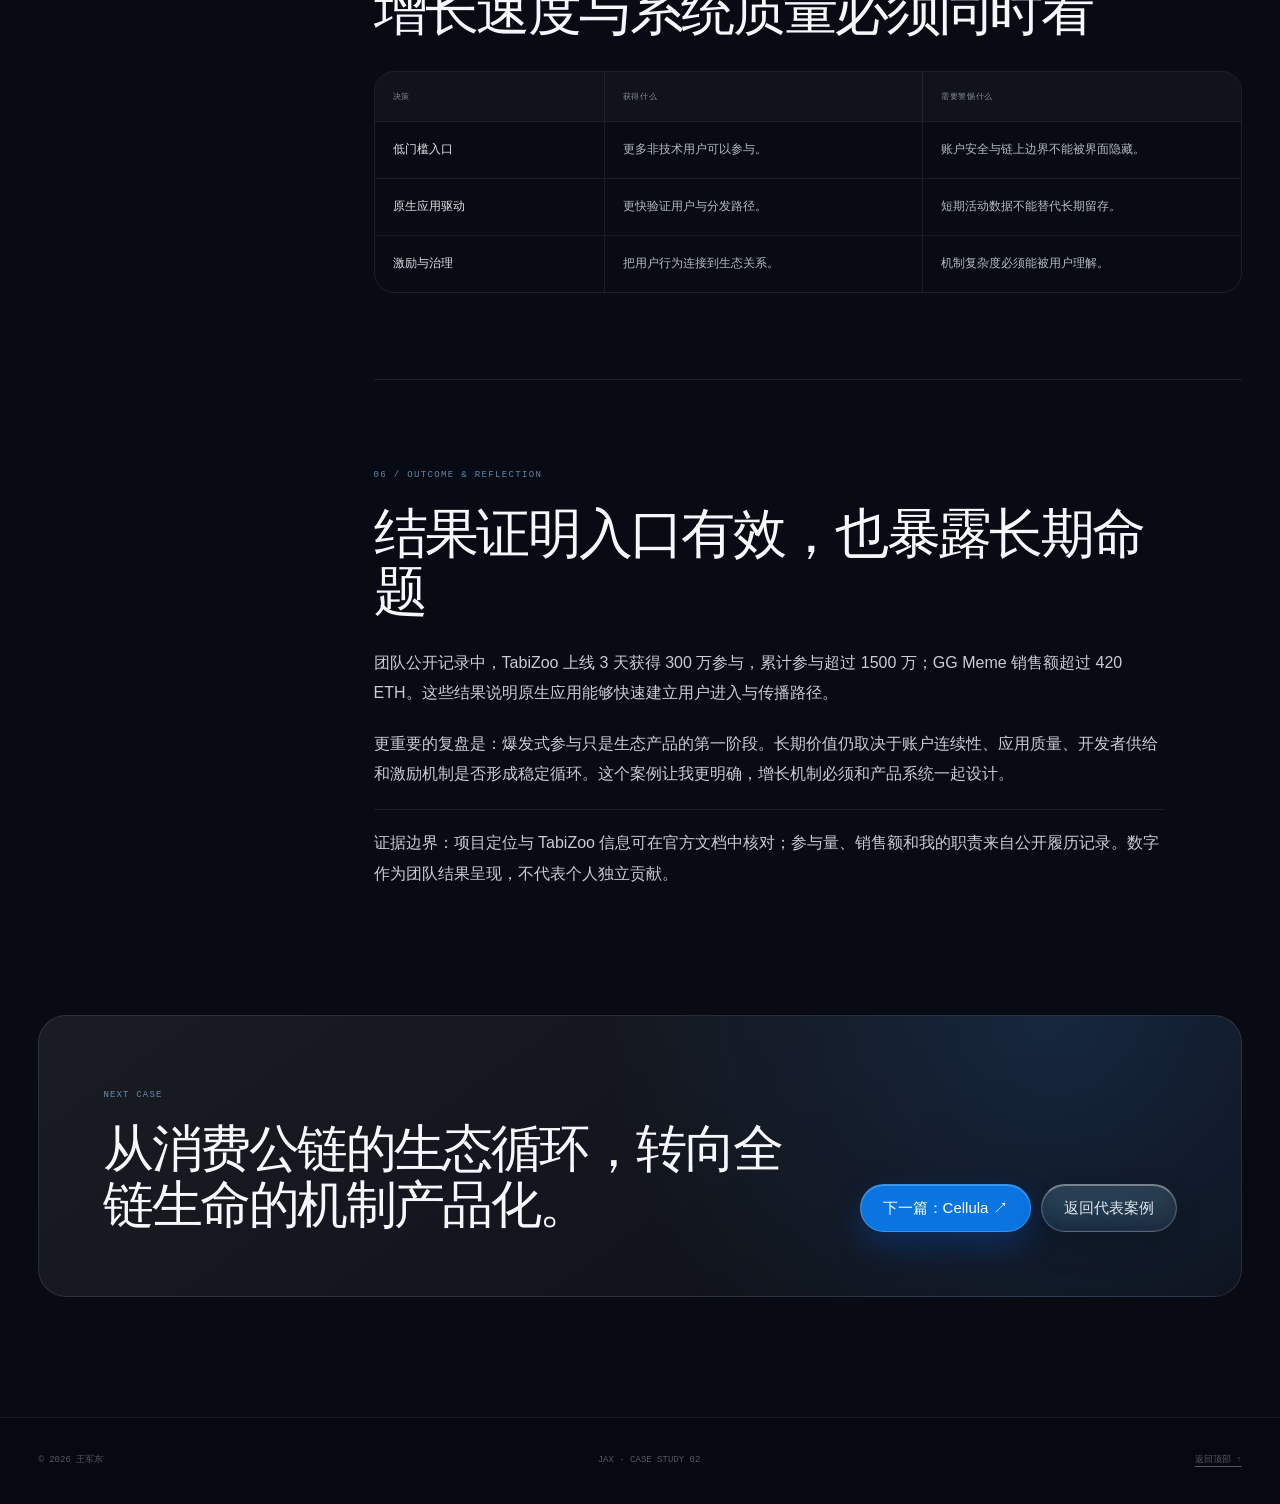
<file: case-tabichain.html>
<!doctype html>
<html lang="zh-CN" class="no-js experience-ready">
<head>
  <meta charset="utf-8">
  <meta name="viewport" content="width=device-width, initial-scale=1">
  <meta name="description" content="TabiChain 产品案例：王军东 Jax 如何参与把消费公链定位推进为账户入口、原生应用、生态分发与激励治理的产品系统。">
  <meta name="author" content="王军东 Jax">
  <meta name="robots" content="index,follow,max-image-preview:large">
  <meta name="theme-color" content="#0b1020">
  <link rel="canonical" href="https://wjd-jax.github.io/case-tabichain.html">
  <meta property="og:type" content="article">
  <meta property="og:title" content="TabiChain 产品案例｜王军东 Jax">
  <meta property="og:description" content="从公链能力到用户入口与生态分发：角色、产品判断、机制取舍与团队结果。">
  <meta property="og:image" content="https://wjd-jax.github.io/assets/screenshots/tabizoo-official.jpg">
  <title>TabiChain 产品案例｜王军东 Jax</title>
  <link rel="stylesheet" href="styles.css?v=20261016-release2">
  <link rel="stylesheet" href="liquid-glass.css?v=20261016-release2">
  <link rel="stylesheet" href="case-study.css?v=20261016-release2">
  <link rel="stylesheet" href="theme.css?v=20261016-release2">
  <script src="theme.js?v=20261016-release2"></script>
  <script>document.documentElement.classList.replace("no-js", "js");</script>
</head>
<body class="case-study-page">
  <a class="skip-link" href="#caseMain">跳到案例正文</a>
  <div class="ambient-field" aria-hidden="true"><canvas id="neuralCanvas"></canvas><div class="ambient-grid"></div><i class="ambient-orb orb-a"></i><i class="ambient-orb orb-b"></i></div>
  <header class="global-header">
    <div class="header-inner">
      <a class="case-brand" href="index.html"><span class="case-brand-mark">JX</span><span><b>JAX / CASE STUDY</b><small>COMPLEX PRODUCT BUILDER</small></span></a>
      <nav class="case-header-actions" aria-label="案例导航"><a href="case-comfyui-suite.html">ComfyUI Suite</a><a href="case-cellula.html">Cellula</a><a class="case-back" href="index.html#work">返回主页 ↗</a><button class="theme-toggle" type="button" data-theme-toggle aria-label="切换到亮色主题" aria-pressed="false" hidden><svg class="theme-sun" viewBox="0 0 24 24" aria-hidden="true"><circle cx="12" cy="12" r="4"/><path d="M12 2v2m0 16v2M2 12h2m16 0h2M4.93 4.93l1.42 1.42m11.3 11.3 1.42 1.42M4.93 19.07l1.42-1.42m11.3-11.3 1.42-1.42"/></svg><svg class="theme-moon" viewBox="0 0 24 24" aria-hidden="true"><path d="M20.9 13.1A9 9 0 0 1 10.9 3.1a9 9 0 1 0 10 10Z"/></svg></button></nav>
    </div>
  </header>

  <main id="caseMain">
    <section class="case-hero">
      <div class="case-hero-inner">
        <div class="case-hero-topline reveal"><span>CASE 02 / CONSUMER CHAIN / ECOSYSTEM</span><span>2024.03—2025.06</span></div>
        <h1 class="reveal">Tabi<br>Chain</h1>
        <p class="case-hero-lead reveal">把“消费公链”从技术叙事，推进成用户入口、原生应用、生态分发与激励治理的完整产品系统。</p>
        <div class="case-hero-meta reveal">
          <article><small>ROLE</small><b>高级产品经理 / 产品负责人</b></article>
          <article><small>SCOPE</small><b>账户体验、原生应用、生态与机制</b></article>
          <article><small>TEAM OUTCOME</small><b>TabiZoo 累计参与 1500 万+</b></article>
          <article><small>PRODUCT TYPE</small><b>消费公链 · 用户分发层</b></article>
        </div>
      </div>
    </section>

    <figure class="case-cover reveal">
      <div class="product-shot-stage tabizoo-shot-stage">
        <img class="product-shot-backdrop" src="assets/screenshots/tabizoo-official.jpg" width="400" height="400" decoding="async" alt="" aria-hidden="true">
        <div class="tabizoo-shot-pair tabizoo-shot-triptych">
          <img src="assets/screenshots/tabizoo-dyor-shiro.jpeg" width="800" height="1734" decoding="async" fetchpriority="high" alt="TabiZoo Shiro 养成与任务入口界面">
          <img src="assets/screenshots/tabizoo-dyor-spin.jpeg" width="800" height="1734" decoding="async" alt="TabiZoo Spin 游戏界面">
          <img src="assets/screenshots/tabizoo-dyor-tasks.jpeg" width="800" height="1734" decoding="async" alt="TabiZoo 任务与奖励界面">
        </div>
      </div>
      <figcaption><span>TABICHAIN / TABIZOO MINI APP</span><span>产品实机图 · 来源：<a href="https://dyor.io/dapps/web3-general/tabizoo" target="_blank" rel="noreferrer">DYOR.io ↗</a></span></figcaption>
    </figure>

    <div class="case-story">
      <aside class="case-toc reveal">
        <span>CASE CONTENTS</span>
        <nav aria-label="本页目录"><a href="#context">背景与问题</a><a href="#role">角色与边界</a><a href="#decisions">关键判断</a><a href="#system">产品系统</a><a href="#tradeoffs">产品取舍</a><a href="#outcome">结果与复盘</a></nav>
        <a class="case-source-link" href="https://docs.tabichain.com/" target="_blank" rel="noreferrer">查看官方文档 ↗</a>
      </aside>

      <article class="case-content">
        <section class="case-section reveal" id="context">
          <span class="case-section-label">01 / CONTEXT &amp; PROBLEM</span>
          <h2>公链不缺能力，缺的是用户为什么进来</h2>
          <p>TabiChain 的公开定位是面向消费者的区块链，并以 Poly-Apps、注意力经济和用户分发作为核心组成。对产品团队而言，挑战不是继续解释吞吐量或兼容性，而是回答普通用户如何进入、为什么留下，以及应用如何获得分发。</p>
          <p>用户入口、账户、原生应用、生态合作与激励治理如果分别建设，就会形成彼此不连贯的功能；真正的工作是把它们组织成一套可持续的产品循环。</p>
          <div class="case-callout"><span>PRODUCT QUESTION</span><strong>如何把底层公链能力，转译成用户能进入、应用能增长、生态能持续运转的产品路径？</strong></div>
        </section>

        <section class="case-section reveal" id="role">
          <span class="case-section-label">02 / ROLE &amp; BOUNDARY</span>
          <h2>负责产品系统，不把团队成绩写成个人独作</h2>
          <p>我担任高级产品经理 / 产品负责人，负责消费公链定位下的产品架构、TabiApp 账户体验、生态入口、原生应用以及 veTABI 等激励治理方向，并与研发、设计、运营和生态团队共同推进。</p>
          <p>本案例中的参与量与销售额属于项目和团队结果；我的个人贡献重点是产品路径、模块关系、需求与机制设计，以及跨团队落地。</p>
          <div class="case-facts">
            <article><span>PRODUCT</span><b>用户入口</b><small>围绕账户、身份和低门槛参与组织体验。</small></article>
            <article><span>ECOSYSTEM</span><b>应用分发</b><small>把原生应用、合作应用与用户流量连接起来。</small></article>
            <article><span>MECHANISM</span><b>激励治理</b><small>设计长期参与与生态协作的产品机制。</small></article>
          </div>
        </section>

        <section class="case-section reveal" id="decisions">
          <span class="case-section-label">03 / KEY DECISIONS</span>
          <h2>从“链有什么”转向“用户如何行动”</h2>
          <div class="decision-list">
            <article class="decision-card"><span>01</span><div><h3>用消费场景定义公链，而不是堆叠技术名词</h3><p>产品表达围绕用户可参与的应用、社交与娱乐体验展开，让技术能力服务于更直观的进入理由。</p></div></article>
            <article class="decision-card"><span>02</span><div><h3>把账户体验作为生态产品的共同入口</h3><p>账户不只是地址管理，而是承接身份、资产、任务和应用关系的连续体验，降低不同产品之间的切换成本。</p></div></article>
            <article class="decision-card"><span>03</span><div><h3>用原生应用验证用户分发闭环</h3><p>通过 TabiZoo、GG Meme 等原生产品观察进入、参与、传播和转化，再将经验反哺生态应用的产品要求。</p></div></article>
            <article class="decision-card"><span>04</span><div><h3>让激励机制服务长期关系</h3><p>将短期参与与更长期的权益、治理和生态协作连接，避免只用一次性奖励定义产品价值。</p></div></article>
          </div>
        </section>

        <section class="case-section reveal" id="system">
          <span class="case-section-label">04 / PRODUCT SYSTEM</span>
          <h2>入口、应用、分发与治理组成同一个循环</h2>
          <p>产品结构可以概括为四层：账户与身份承接用户；原生应用验证行为和场景；生态与用户分发帮助更多应用获得触达；激励治理沉淀长期参与关系。每一层都不是孤立功能，而是上下游的条件。</p>
          <div class="case-facts">
            <article><span>ENTRY</span><b>TabiApp</b><small>账户、资产与生态体验入口。</small></article>
            <article><span>USE CASE</span><b>Native Apps</b><small>用真实应用验证消费场景与增长路径。</small></article>
            <article><span>LOOP</span><b>veTABI</b><small>连接权益、治理与更长期的生态参与。</small></article>
          </div>
        </section>

        <section class="case-section reveal" id="tradeoffs">
          <span class="case-section-label">05 / TRADE-OFFS</span>
          <h2>增长速度与系统质量必须同时看</h2>
          <div class="tradeoff-table">
            <div class="tradeoff-row tradeoff-head"><span>决策</span><span>获得什么</span><span>需要警惕什么</span></div>
            <div class="tradeoff-row"><strong>低门槛入口</strong><span>更多非技术用户可以参与。</span><span>账户安全与链上边界不能被界面隐藏。</span></div>
            <div class="tradeoff-row"><strong>原生应用驱动</strong><span>更快验证用户与分发路径。</span><span>短期活动数据不能替代长期留存。</span></div>
            <div class="tradeoff-row"><strong>激励与治理</strong><span>把用户行为连接到生态关系。</span><span>机制复杂度必须能被用户理解。</span></div>
          </div>
        </section>

        <section class="case-section reveal" id="outcome">
          <span class="case-section-label">06 / OUTCOME &amp; REFLECTION</span>
          <h2>结果证明入口有效，也暴露长期命题</h2>
          <p>团队公开记录中，TabiZoo 上线 3 天获得 300 万参与，累计参与超过 1500 万；GG Meme 销售额超过 420 ETH。这些结果说明原生应用能够快速建立用户进入与传播路径。</p>
          <p>更重要的复盘是：爆发式参与只是生态产品的第一阶段。长期价值仍取决于账户连续性、应用质量、开发者供给和激励机制是否形成稳定循环。这个案例让我更明确，增长机制必须和产品系统一起设计。</p>
          <p class="case-evidence-note">证据边界：项目定位与 TabiZoo 信息可在官方文档中核对；参与量、销售额和我的职责来自公开履历记录。数字作为团队结果呈现，不代表个人独立贡献。</p>
        </section>
      </article>
    </div>

    <section class="case-next reveal"><div><span>NEXT CASE</span><h2>从消费公链的生态循环，转向全链生命的机制产品化。</h2></div><div class="case-next-links"><a class="button button-primary" href="case-cellula.html">下一篇：Cellula ↗</a><a class="button button-secondary" href="index.html#work">返回代表案例</a></div></section>
  </main>

  <footer class="global-footer"><div class="content-shell"><span>© <span id="currentYear">2026</span> 王军东</span><span>JAX · CASE STUDY 02</span><a href="#caseMain">返回顶部 ↑</a></div></footer>
  <a class="return-home-fab" href="index.html" aria-label="回到首页"><span aria-hidden="true">←</span><b>首页</b></a>
  <noscript><style>.reveal{opacity:1!important;transform:none!important}</style></noscript>
  <script src="profile-config.js?v=20261016-release2"></script><script src="script.js?v=20261016-release2"></script>
</body>
</html>
</file>
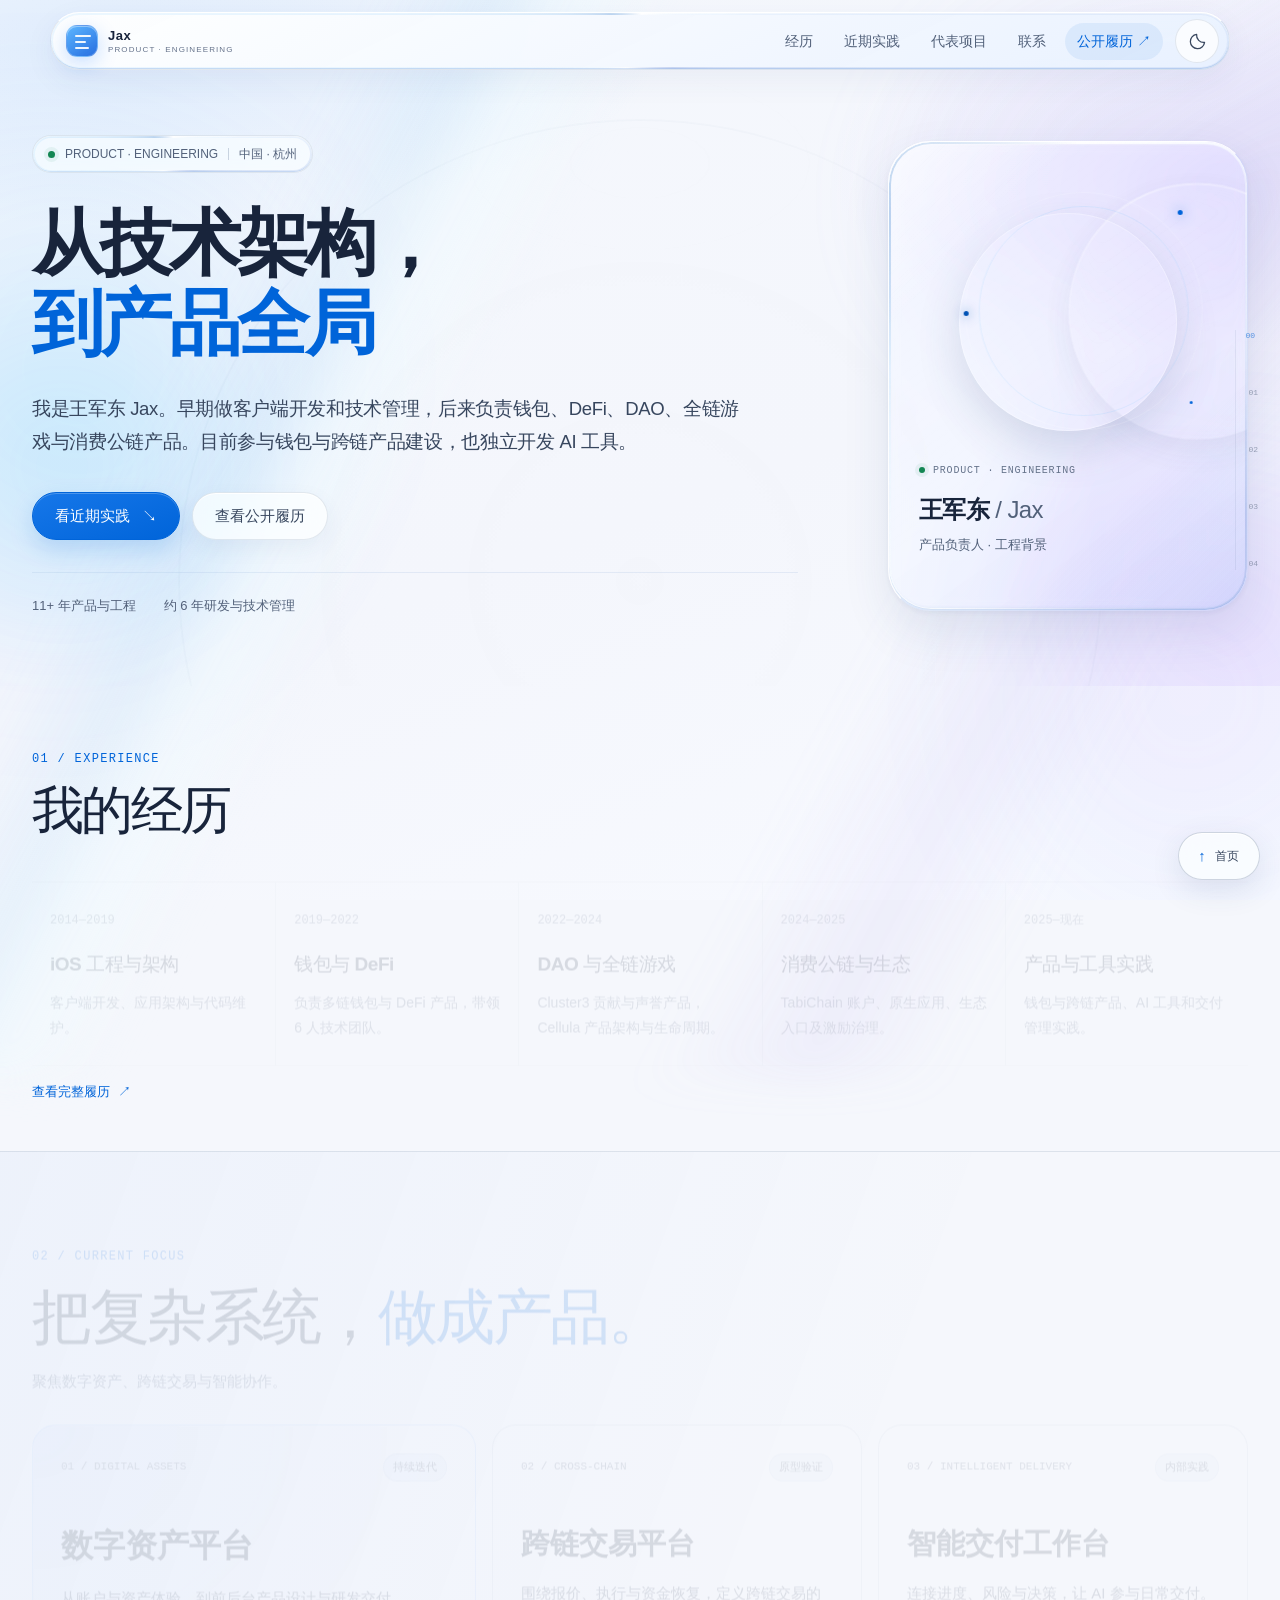
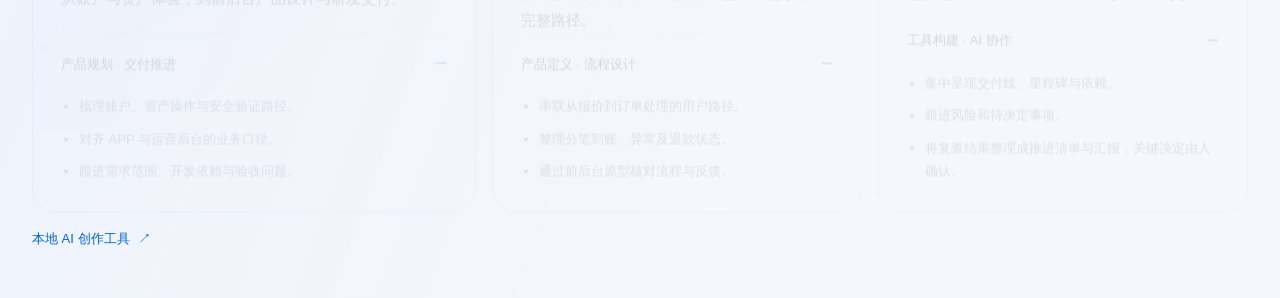
<file: light.html>
<!doctype html>
<html lang="zh-CN">
<head>
  <meta charset="utf-8">
  <meta name="viewport" content="width=device-width, initial-scale=1">
  <meta name="robots" content="noindex,follow">
  <meta name="color-scheme" content="light">
  <meta http-equiv="refresh" content="0;url=index.html?theme=light">
  <link rel="canonical" href="https://wjd-jax.github.io/">
  <title>王军东 Jax｜亮色主题</title>
</head>
<body style="margin:48px;color:#18243b;background:#f5f7fc;font-family:system-ui,sans-serif">
  <p><a href="index.html?theme=light">打开王军东 Jax 个人主页 · 亮色版 →</a></p>
</body>
</html>
</file>
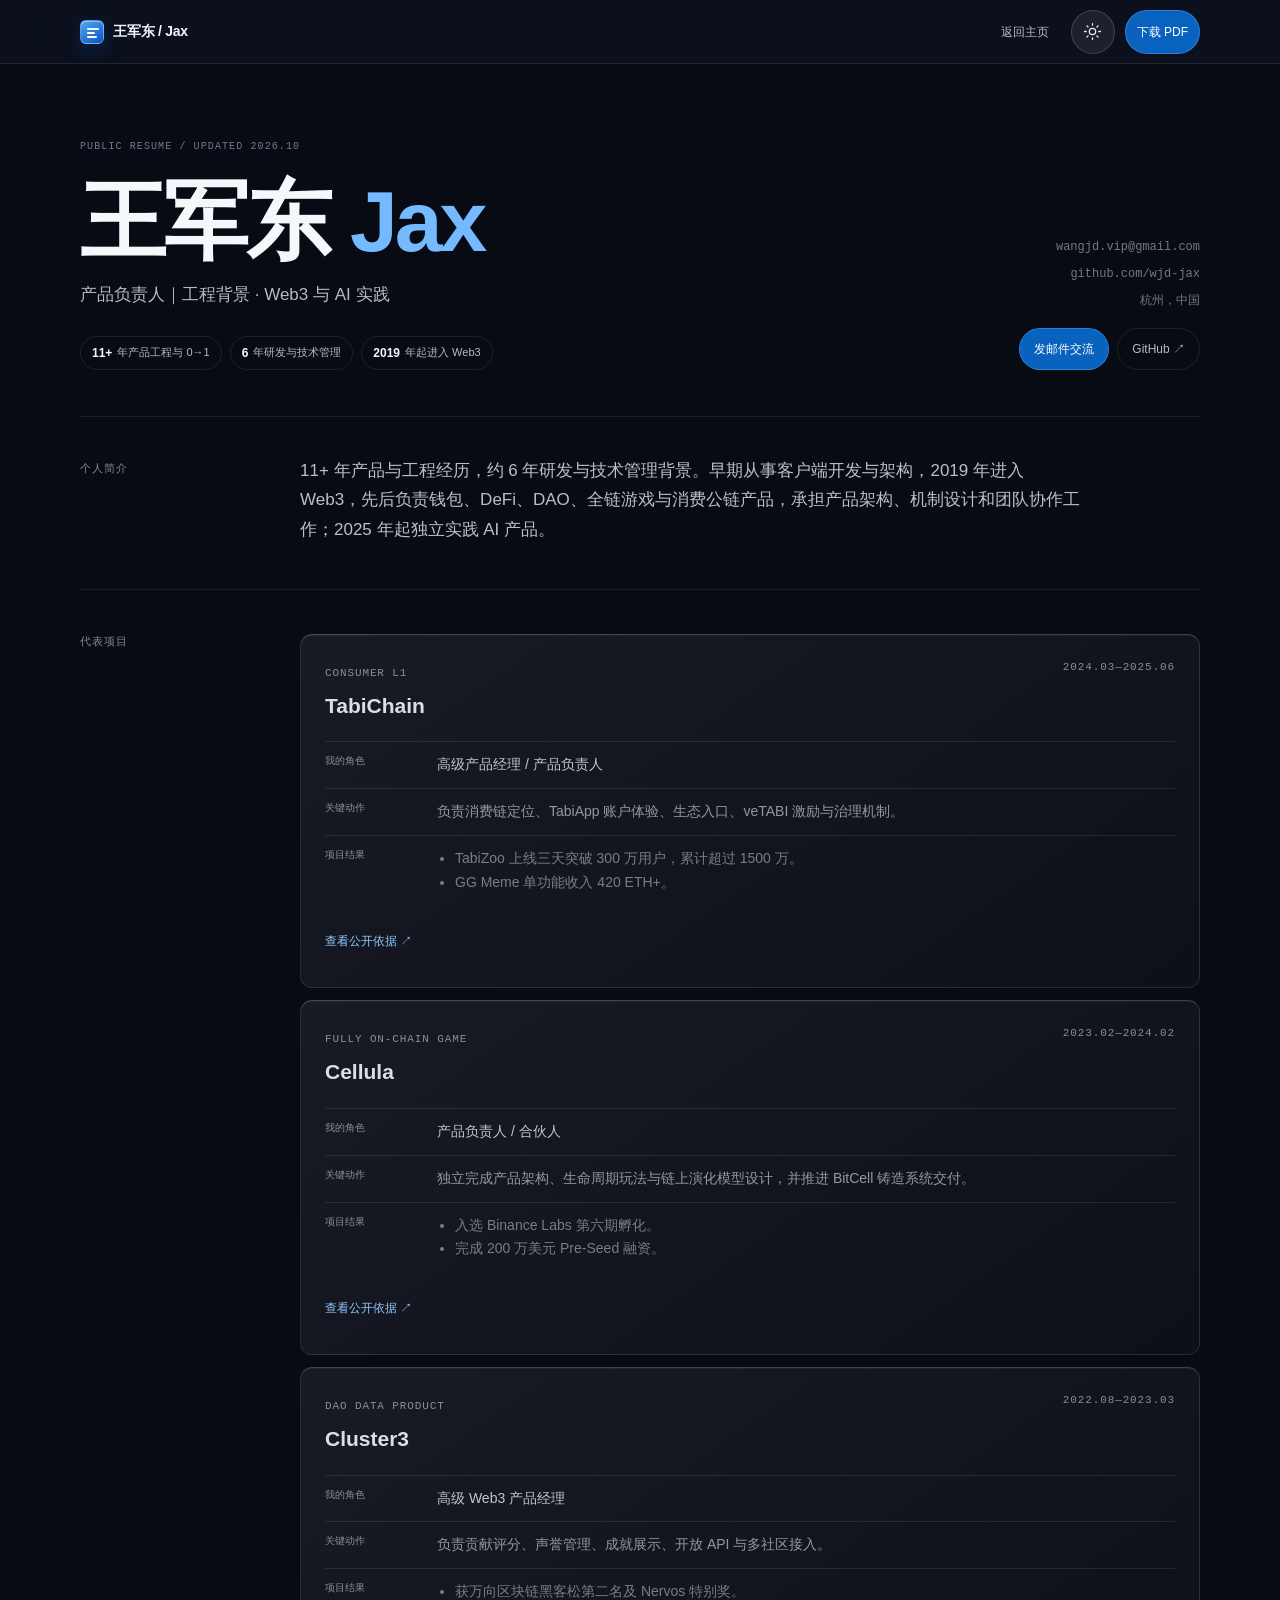
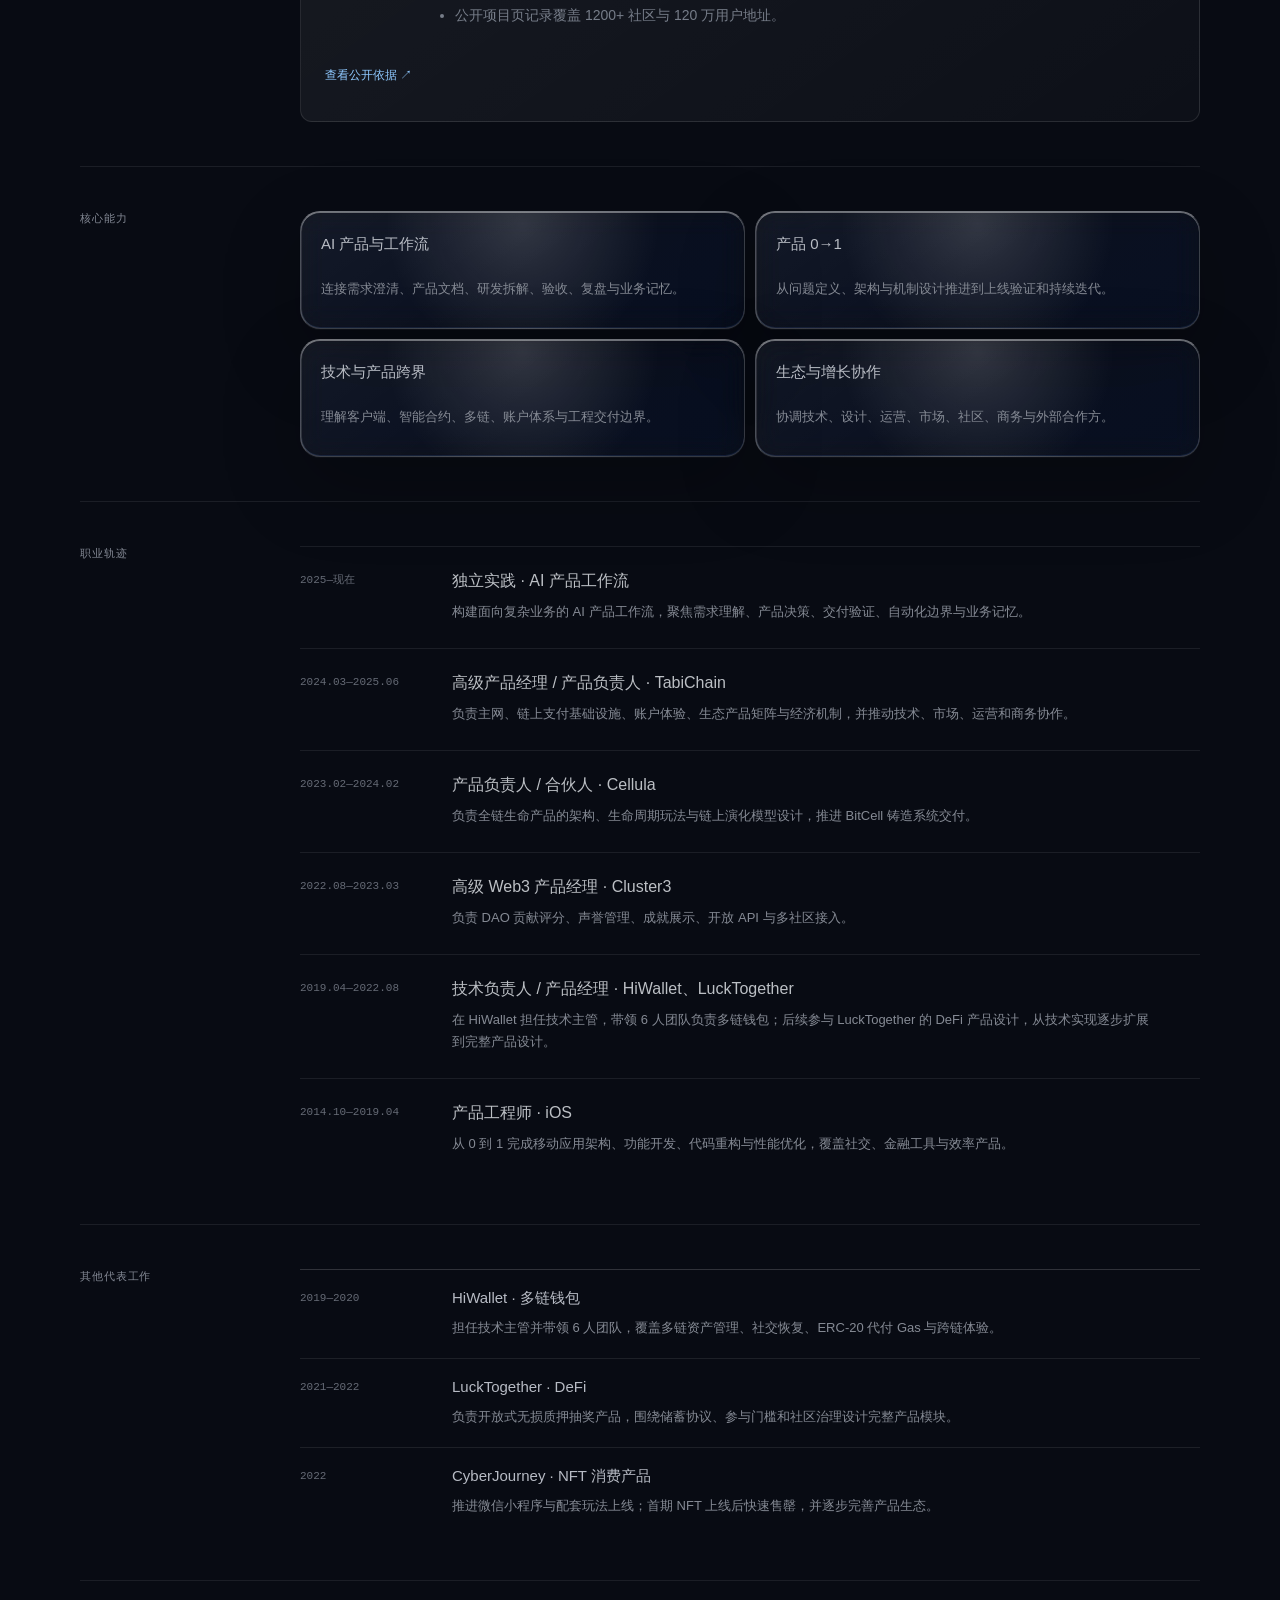
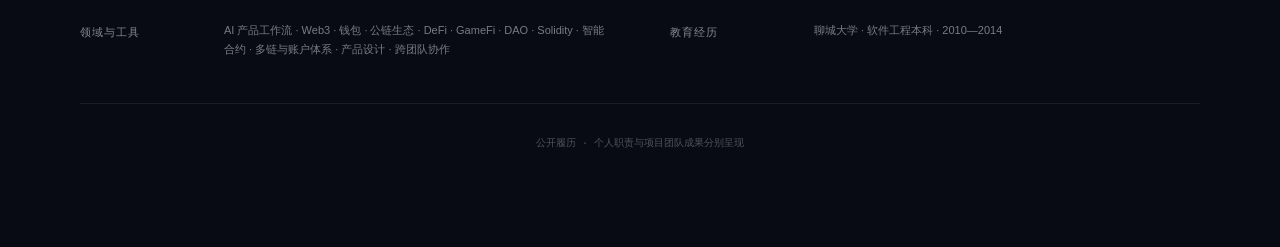
<file: resume.html>
<!doctype html>
<html lang="zh-CN" class="experience-ready">
<head>
  <meta charset="utf-8">
  <meta name="viewport" content="width=device-width, initial-scale=1">
  <meta name="description" content="王军东（Jax）公开履历：11+ 年产品工程与 0→1 实践，从工程实现、Web3 产品走向当前 AI 产品工作流实践。">
  <meta name="robots" content="index,follow">
  <meta name="color-scheme" content="dark">
  <meta name="theme-color" content="#0b1020">
  <link rel="canonical" href="https://wjd-jax.github.io/resume.html">
  <meta property="og:type" content="profile">
  <meta property="og:title" content="王军东 Jax｜公开履历">
  <meta property="og:description" content="11+ 年产品工程与 0→1 实践，从工程实现、Web3 产品走向当前 AI 产品工作流实践。">
  <meta property="og:url" content="https://wjd-jax.github.io/resume.html">
  <meta property="og:image" content="https://wjd-jax.github.io/assets/avatar.jpg">
  <meta property="og:image:width" content="900">
  <meta property="og:image:height" content="900">
  <meta property="og:image:alt" content="王军东 Jax 的个人头像">
  <meta name="twitter:card" content="summary">
  <meta name="twitter:title" content="王军东 Jax｜公开履历">
  <meta name="twitter:description" content="11+ 年产品工程与 0→1 实践，从工程实现、Web3 产品走向当前 AI 产品工作流实践。">
  <meta name="twitter:image" content="https://wjd-jax.github.io/assets/avatar.jpg">
  <link rel="icon" href="data:image/svg+xml,%3Csvg xmlns='http://www.w3.org/2000/svg' viewBox='0 0 64 64'%3E%3Crect width='64' height='64' rx='14' fill='%235e6ad2'/%3E%3Cpath d='M18 22h28M18 32h18M18 42h23' stroke='white' stroke-width='4' stroke-linecap='round'/%3E%3C/svg%3E">
  <title>王军东 Jax｜公开履历</title>
  <link rel="stylesheet" href="styles.css?v=20261016-release2">
  <link rel="stylesheet" href="liquid-glass.css?v=20261016-release2">
  <link rel="stylesheet" href="theme.css?v=20261016-release2">
  <script src="theme.js?v=20261016-release2"></script>
  <script type="application/ld+json">
    {
      "@context": "https://schema.org",
      "@type": "ProfilePage",
      "name": "王军东 Jax 公开履历",
      "url": "https://wjd-jax.github.io/resume.html",
      "dateModified": "2026-10-16",
      "mainEntity": {
        "@type": "Person",
        "name": "王军东",
        "alternateName": "Jax",
        "jobTitle": "产品负责人",
        "email": "mailto:wangjd.vip@gmail.com",
        "sameAs": ["https://github.com/wjd-jax", "https://x.com/jaxwang123", "https://t.me/jaxwang2021"]
      }
    }
  </script>
</head>
<body class="resume-page">
  <header class="resume-header">
    <a class="wordmark" href="index.html"><span class="wordmark-symbol" aria-hidden="true"><i></i><i></i><i></i></span><span>王军东 / Jax</span></a>
    <nav aria-label="履历操作"><a href="index.html">返回主页</a><button class="theme-toggle" type="button" data-theme-toggle aria-label="切换到亮色主题" aria-pressed="false" hidden><svg class="theme-sun" viewBox="0 0 24 24" aria-hidden="true"><circle cx="12" cy="12" r="4"/><path d="M12 2v2m0 16v2M2 12h2m16 0h2M4.93 4.93l1.42 1.42m11.3 11.3 1.42 1.42M4.93 19.07l1.42-1.42m11.3-11.3 1.42-1.42"/></svg><svg class="theme-moon" viewBox="0 0 24 24" aria-hidden="true"><path d="M20.9 13.1A9 9 0 0 1 10.9 3.1a9 9 0 1 0 10 10Z"/></svg></button><a class="resume-download" href="assets/wang-jundong-jax-resume.pdf" download>下载 PDF</a></nav>
  </header>
  <main class="resume-shell">
    <section class="resume-hero" aria-labelledby="resumeTitle">
      <div class="resume-identity">
        <span class="section-label">PUBLIC RESUME / UPDATED 2026.10</span>
        <h1 id="resumeTitle">王军东 <span>Jax</span></h1>
        <p>产品负责人｜工程背景 · Web3 与 AI 实践</p>
        <div class="resume-hero-proof" aria-label="核心履历概览"><span><b>11+</b> 年产品工程与 0→1</span><span><b>6</b> 年研发与技术管理</span><span><b>2019</b> 年起进入 Web3</span></div>
      </div>
      <div class="resume-contact-panel">
        <address><a href="mailto:wangjd.vip@gmail.com" title="发送邮件"><span data-profile="email">wangjd.vip@gmail.com</span></a><a href="https://github.com/wjd-jax" target="_blank" rel="noreferrer">github.com/wjd-jax</a><span>杭州，中国</span></address>
        <div class="resume-actions"><a class="resume-contact-button" href="mailto:wangjd.vip@gmail.com">发邮件交流</a><a href="https://github.com/wjd-jax" target="_blank" rel="noreferrer">GitHub ↗</a></div>
      </div>
    </section>
    <section class="resume-summary" aria-labelledby="resumeSummaryTitle"><h2 id="resumeSummaryTitle">个人简介</h2><p>11+ 年产品与工程经历，约 6 年研发与技术管理背景。早期从事客户端开发与架构，2019 年进入 Web3，先后负责钱包、DeFi、DAO、全链游戏与消费公链产品，承担产品架构、机制设计和团队协作工作；2025 年起独立实践 AI 产品。</p></section>
    <section class="resume-block resume-project-block" aria-labelledby="resumeProjectsTitle"><h2 id="resumeProjectsTitle">代表项目</h2><div class="resume-projects">
      <article><header><div><span>CONSUMER L1</span><h3>TabiChain</h3></div><time datetime="2024-03/2025-06">2024.03—2025.06</time></header><dl class="resume-project-detail"><div><dt>我的角色</dt><dd>高级产品经理 / 产品负责人</dd></div><div><dt>关键动作</dt><dd>负责消费链定位、TabiApp 账户体验、生态入口、veTABI 激励与治理机制。</dd></div><div><dt>项目结果</dt><dd><ul><li>TabiZoo 上线三天突破 300 万用户，累计超过 1500 万。</li><li>GG Meme 单功能收入 420 ETH+。</li></ul></dd></div></dl><a href="https://docs.tabichain.com/learn-about-tabichain/what-is-tabichain.html" target="_blank" rel="noreferrer">查看公开依据 ↗</a></article>
      <article><header><div><span>FULLY ON-CHAIN GAME</span><h3>Cellula</h3></div><time datetime="2023-02/2024-02">2023.02—2024.02</time></header><dl class="resume-project-detail"><div><dt>我的角色</dt><dd>产品负责人 / 合伙人</dd></div><div><dt>关键动作</dt><dd>独立完成产品架构、生命周期玩法与链上演化模型设计，并推进 BitCell 铸造系统交付。</dd></div><div><dt>项目结果</dt><dd><ul><li>入选 Binance Labs 第六期孵化。</li><li>完成 200 万美元 Pre-Seed 融资。</li></ul></dd></div></dl><a href="https://okxventures.medium.com/okx-ventures-announces-pre-seed-round-investment-in-cellula-a-fully-on-chain-ai-game-b51f6893b308" target="_blank" rel="noreferrer">查看公开依据 ↗</a></article>
      <article><header><div><span>DAO DATA PRODUCT</span><h3>Cluster3</h3></div><time datetime="2022-08/2023-03">2022.08—2023.03</time></header><dl class="resume-project-detail"><div><dt>我的角色</dt><dd>高级 Web3 产品经理</dd></div><div><dt>关键动作</dt><dd>负责贡献评分、声誉管理、成就展示、开放 API 与多社区接入。</dd></div><div><dt>项目结果</dt><dd><ul><li>获万向区块链黑客松第二名及 Nervos 特别奖。</li><li>公开项目页记录覆盖 1200+ 社区与 120 万用户地址。</li></ul></dd></div></dl><a href="https://devpost.com/software/cluster3-y8zih9" target="_blank" rel="noreferrer">查看公开依据 ↗</a></article>
    </div></section>
    <section class="resume-block resume-capability-block"><h2>核心能力</h2><div class="resume-capabilities"><article><b>AI 产品与工作流</b><p>连接需求澄清、产品文档、研发拆解、验收、复盘与业务记忆。</p></article><article><b>产品 0→1</b><p>从问题定义、架构与机制设计推进到上线验证和持续迭代。</p></article><article><b>技术与产品跨界</b><p>理解客户端、智能合约、多链、账户体系与工程交付边界。</p></article><article><b>生态与增长协作</b><p>协调技术、设计、运营、市场、社区、商务与外部合作方。</p></article></div></section>
    <section class="resume-block resume-career-block" id="career"><h2>职业轨迹</h2><div class="resume-timeline"><article><time datetime="2025">2025—现在</time><div><h3>独立实践 · AI 产品工作流</h3><p>构建面向复杂业务的 AI 产品工作流，聚焦需求理解、产品决策、交付验证、自动化边界与业务记忆。</p></div></article><article><time datetime="2024-03/2025-06">2024.03—2025.06</time><div><h3>高级产品经理 / 产品负责人 · TabiChain</h3><p>负责主网、链上支付基础设施、账户体验、生态产品矩阵与经济机制，并推动技术、市场、运营和商务协作。</p></div></article><article><time datetime="2023-02/2024-02">2023.02—2024.02</time><div><h3>产品负责人 / 合伙人 · Cellula</h3><p>负责全链生命产品的架构、生命周期玩法与链上演化模型设计，推进 BitCell 铸造系统交付。</p></div></article><article><time datetime="2022-08/2023-03">2022.08—2023.03</time><div><h3>高级 Web3 产品经理 · Cluster3</h3><p>负责 DAO 贡献评分、声誉管理、成就展示、开放 API 与多社区接入。</p></div></article><article><time datetime="2019-04/2022-08">2019.04—2022.08</time><div><h3>技术负责人 / 产品经理 · HiWallet、LuckTogether</h3><p>在 HiWallet 担任技术主管，带领 6 人团队负责多链钱包；后续参与 LuckTogether 的 DeFi 产品设计，从技术实现逐步扩展到完整产品设计。</p></div></article><article><time datetime="2014-10/2019-04">2014.10—2019.04</time><div><h3>产品工程师 · iOS</h3><p>从 0 到 1 完成移动应用架构、功能开发、代码重构与性能优化，覆盖社交、金融工具与效率产品。</p></div></article></div></section>
    <section class="resume-block resume-earlier-block"><h2>其他代表工作</h2><div class="resume-earlier"><article><time datetime="2019/2020">2019—2020</time><div><h3>HiWallet · 多链钱包</h3><p>担任技术主管并带领 6 人团队，覆盖多链资产管理、社交恢复、ERC-20 代付 Gas 与跨链体验。</p></div></article><article><time datetime="2021/2022">2021—2022</time><div><h3>LuckTogether · DeFi</h3><p>负责开放式无损质押抽奖产品，围绕储蓄协议、参与门槛和社区治理设计完整产品模块。</p></div></article><article><time datetime="2022">2022</time><div><h3>CyberJourney · NFT 消费产品</h3><p>推进微信小程序与配套玩法上线；首期 NFT 上线后快速售罄，并逐步完善产品生态。</p></div></article></div></section>
    <section class="resume-block resume-bottom"><div><h2>领域与工具</h2><p>AI 产品工作流 · Web3 · 钱包 · 公链生态 · DeFi · GameFi · DAO · Solidity · 智能合约 · 多链与账户体系 · 产品设计 · 跨团队协作</p></div><div><h2>教育经历</h2><p>聊城大学 · 软件工程本科 · 2010—2014</p></div></section>
    <footer class="resume-note">公开履历 · 个人职责与项目团队成果分别呈现</footer>
    <span class="visually-hidden" data-email-copy-status role="status" aria-live="polite"></span>
  </main>
  <script src="profile-config.js?v=20261016-release2"></script>
  <script src="script.js?v=20261016-release2"></script>
</body>
</html>
</file>
<file: styles.css>
:root {
  --canvas: #010102;
  --surface-1: #0f1011;
  --surface-2: #141516;
  --surface-3: #18191a;
  --surface-4: #191a1b;
  --hairline: #23252a;
  --hairline-strong: #34343a;
  --ink: #f7f8f8;
  --ink-muted: #d0d6e0;
  --ink-subtle: #8a8f98;
  --ink-tertiary: #62666d;
  --primary: #5e6ad2;
  --primary-hover: #828fff;
  --primary-soft: rgba(94, 106, 210, .14);
  --success: #27a644;
  --warning: #c9942b;
  --danger: #94575b;
  --electric: #8fa2ff;
  --cyan: #69d9ff;
  --pointer-x: 50vw;
  --pointer-y: 28vh;
  --shell: min(1560px, calc(100vw - clamp(48px, 7vw, 160px)));
  --showcase: min(1760px, calc(100vw - clamp(32px, 4vw, 80px)));
  --font: "SF Pro Text", "SF Pro Display", -apple-system, BlinkMacSystemFont, "Segoe UI", "PingFang SC", "Microsoft YaHei", sans-serif;
  --mono: "SFMono-Regular", "Roboto Mono", Consolas, monospace;
}

* { box-sizing: border-box; }
html { scroll-behavior: smooth; background: var(--canvas); }
body {
  margin: 0;
  width: 100%;
  min-width: 320px;
  min-height: 100vh;
  min-height: 100svh;
  color: var(--ink);
  background: var(--canvas);
  font-family: var(--font);
  font-size: 16px;
  line-height: 1.5;
  overflow-x: hidden;
  -webkit-font-smoothing: antialiased;
  isolation: isolate;
}
body::before {
  content: "";
  position: fixed;
  inset: 0;
  z-index: 100;
  pointer-events: none;
  opacity: .014;
  background-image: url("data:image/svg+xml,%3Csvg viewBox='0 0 160 160' xmlns='http://www.w3.org/2000/svg'%3E%3Cfilter id='n'%3E%3CfeTurbulence type='fractalNoise' baseFrequency='.85' numOctaves='3' stitchTiles='stitch'/%3E%3C/filter%3E%3Crect width='100%25' height='100%25' filter='url(%23n)'/%3E%3C/svg%3E");
}
html.js:not(.experience-ready), html.js:not(.experience-ready) body { overflow: hidden; }
.boot-screen {
  position: fixed;
  inset: 0;
  z-index: 1000;
  display: grid;
  place-items: center;
  color: var(--ink);
  background: #010102;
  transition: opacity .7s cubic-bezier(.4,0,.2,1), visibility .7s;
}
.experience-ready .boot-screen { opacity: 0; visibility: hidden; pointer-events: none; }
.no-js .boot-screen { display: none; }
.boot-screen::before { content: ""; position: absolute; inset: 0; opacity: .18; background-image: linear-gradient(rgba(130,143,255,.11) 1px, transparent 1px), linear-gradient(90deg, rgba(130,143,255,.08) 1px, transparent 1px); background-size: 80px 80px; mask-image: radial-gradient(circle at center, #000, transparent 68%); animation: boot-grid 2s ease-out both; }
.boot-core { position: absolute; width: 230px; height: 230px; display: grid; place-items: center; perspective: 800px; }
.boot-core::before, .boot-core::after, .boot-core i { content: ""; position: absolute; border: 1px solid rgba(130,143,255,.35); border-radius: 50%; }
.boot-core::before { inset: 0; animation: boot-orbit 5s linear infinite; }
.boot-core::after { inset: 34px; border-color: rgba(105,217,255,.24); animation: boot-orbit 3.5s linear reverse infinite; }
.boot-core i:nth-child(1) { inset: 68px; box-shadow: 0 0 38px rgba(94,106,210,.2); }
.boot-core i:nth-child(2) { width: 150%; height: 42%; border-color: rgba(130,143,255,.16); transform: rotateX(68deg); animation: boot-ring 4s linear infinite; }
.boot-core b { position: relative; width: 34px; height: 86px; background: linear-gradient(145deg, rgba(240,242,255,.9), rgba(94,106,210,.14) 46%, rgba(4,5,8,.5)); clip-path: polygon(50% 0,100% 26%,84% 100%,16% 100%,0 26%); filter: drop-shadow(0 0 28px rgba(130,143,255,.7)); animation: monolith-rise 1.8s cubic-bezier(.16,1,.3,1) both; }
.boot-copy { position: absolute; top: calc(50% + 155px); width: min(360px, calc(100vw - 48px)); text-align: center; font-family: var(--mono); }
.boot-copy > span { color: #555b6d; font-size: 8px; letter-spacing: .16em; }
.boot-copy strong { display: block; margin-top: 10px; font-size: 11px; font-weight: 500; letter-spacing: .16em; }
.boot-track { height: 1px; margin: 18px 0 10px; overflow: hidden; background: #1c1e26; }
.boot-track i { display: block; width: 100%; height: 100%; transform-origin: left; background: linear-gradient(90deg, var(--primary), var(--cyan)); box-shadow: 0 0 12px rgba(105,217,255,.5); animation: boot-progress 1.2s cubic-bezier(.16,1,.3,1) both; }
.boot-copy small { color: #4d5260; font-size: 8px; letter-spacing: .08em; }
.boot-skip { position: absolute; right: 28px; bottom: 24px; padding: 8px; color: #646a79; background: transparent; border: 0; font-family: var(--mono); font-size: 9px; cursor: pointer; }
.boot-skip:hover { color: var(--ink-muted); }
a { color: inherit; }
button, a { -webkit-tap-highlight-color: transparent; }
button { font: inherit; }
.content-shell { width: var(--shell); margin-inline: auto; }
.skip-link { position: fixed; top: -60px; left: 16px; z-index: 200; padding: 10px 14px; color: #fff; background: var(--primary); border-radius: 8px; }
.skip-link:focus { top: 14px; }
.top-glow {
  position: absolute;
  top: -260px;
  left: 50%;
  width: min(1100px, 90vw);
  height: 620px;
  transform: translateX(-50%);
  pointer-events: none;
  background: radial-gradient(ellipse at center, rgba(94,106,210,.13), rgba(94,106,210,.035) 37%, transparent 70%);
  filter: blur(18px);
  animation: aura-breathe 8s ease-in-out infinite alternate;
}

.ambient-field { position: fixed; inset: 0; z-index: 0; overflow: hidden; pointer-events: none; }
#neuralCanvas { position: absolute; inset: 0; opacity: .7; }
.ambient-field::before {
  content: "";
  position: absolute;
  inset: 0;
  opacity: .46;
  background:
    radial-gradient(520px circle at var(--pointer-x) var(--pointer-y), rgba(94,106,210,.105), transparent 68%),
    radial-gradient(700px circle at 50% 18%, rgba(82,101,190,.075), transparent 66%);
  transition: background .2s linear;
}
.ambient-grid {
  position: absolute;
  left: -15vw;
  right: -15vw;
  top: 42vh;
  height: 86vh;
  opacity: .14;
  transform: perspective(680px) rotateX(67deg) scale(1.1);
  transform-origin: center top;
  background-image:
    linear-gradient(rgba(111,130,255,.22) 1px, transparent 1px),
    linear-gradient(90deg, rgba(111,130,255,.19) 1px, transparent 1px);
  background-size: 72px 72px;
  mask-image: linear-gradient(to bottom, transparent, #000 14%, #000 48%, transparent 82%);
  animation: grid-drift 18s linear infinite;
}
.ambient-orb { position: absolute; display: block; border: 1px solid rgba(130,143,255,.15); border-radius: 50%; filter: drop-shadow(0 0 26px rgba(94,106,210,.12)); }
.ambient-orb::before, .ambient-orb::after { content: ""; position: absolute; border-radius: inherit; border: 1px solid rgba(105,217,255,.09); }
.ambient-orb::before { inset: 16%; }
.ambient-orb::after { inset: 36%; background: radial-gradient(circle, rgba(130,143,255,.13), transparent 68%); }
.orb-a { width: 520px; height: 520px; top: 14vh; left: -270px; animation: orbital-float 16s ease-in-out infinite alternate; }
.orb-b { width: 360px; height: 360px; top: 48vh; right: -210px; animation: orbital-float 12s ease-in-out -4s infinite alternate-reverse; }
.data-stream { position: absolute; display: flex; gap: 32px; opacity: .28; transform: rotate(-18deg); }
.data-stream span { width: 3px; height: 3px; display: block; border-radius: 50%; background: var(--electric); box-shadow: 0 0 12px var(--electric); animation: data-pulse 2.8s ease-in-out infinite; }
.data-stream span:nth-child(2) { animation-delay: -.7s; }.data-stream span:nth-child(3) { animation-delay: -1.4s; }.data-stream span:nth-child(4) { animation-delay: -2.1s; }
.stream-a { top: 25vh; left: 9vw; }.stream-b { top: 61vh; right: 12vw; }
.global-header, main, .global-footer { position: relative; z-index: 1; }
.experience-rail { position: fixed; right: 22px; top: 50%; z-index: 50; height: 240px; display: flex; gap: 12px; align-items: stretch; transform: translateY(-50%); }
.rail-line { position: relative; width: 1px; background: rgba(255,255,255,.075); }
.rail-line i { position: absolute; inset: 0; transform: scaleY(0); transform-origin: top; background: linear-gradient(var(--cyan), var(--primary)); box-shadow: 0 0 9px rgba(105,217,255,.45); transition: transform .12s linear; }
.rail-labels { display: flex; flex-direction: column; justify-content: space-between; }
.rail-labels b { color: #343844; font-family: var(--mono); font-size: 8px; font-weight: 400; transition: color .25s, transform .25s; }
.rail-labels b.active { color: #aeb6ee; transform: translateX(-3px); }

.global-header {
  position: sticky;
  top: 0;
  z-index: 60;
  height: 64px;
  border-bottom: 1px solid rgba(35,37,42,.78);
  background: rgba(1,1,2,.76);
  backdrop-filter: blur(20px) saturate(140%);
}
.nav-shell { width: var(--shell); height: 100%; margin: auto; display: grid; grid-template-columns: 1fr auto 1fr; align-items: center; }
.wordmark { display: flex; align-items: center; gap: 10px; width: max-content; text-decoration: none; font-size: 14px; font-weight: 600; letter-spacing: -.15px; }
.wordmark small { margin-left: 2px; color: var(--ink-tertiary); font-size: 11px; font-weight: 400; }
.identity-name em { color: var(--ink-subtle); font-style: normal; font-weight: 400; }
.wordmark-symbol, .window-logo {
  position: relative;
  width: 24px;
  height: 24px;
  display: inline-grid;
  place-items: center;
  overflow: hidden;
  border-radius: 6px;
  background: var(--primary);
}
.wordmark-symbol i, .window-logo i { position: absolute; left: 6px; width: 12px; height: 2px; border-radius: 2px; background: white; }
.wordmark-symbol i:nth-child(1), .window-logo i:nth-child(1) { top: 7px; }
.wordmark-symbol i:nth-child(2), .window-logo i:nth-child(2) { top: 11px; width: 8px; }
.wordmark-symbol i:nth-child(3), .window-logo i:nth-child(3) { top: 15px; width: 10px; }
.desktop-nav { display: flex; align-items: center; gap: 30px; }
.desktop-nav a { color: var(--ink-subtle); font-size: 13px; text-decoration: none; transition: color .18s ease; }
.desktop-nav a:hover, .desktop-nav a.active { color: var(--ink); }
.nav-actions { justify-self: end; display: flex; align-items: center; gap: 8px; }
.motion-toggle { width: 34px; height: 34px; display: grid; place-items: center; color: #686d79; background: transparent; border: 1px solid var(--hairline); border-radius: 8px; cursor: pointer; transition: color .18s, border-color .18s, background .18s; }
.motion-toggle:hover, .motion-toggle[aria-pressed="true"] { color: #adb4e6; background: var(--surface-1); border-color: var(--hairline-strong); }
.nav-cta {
  display: inline-flex;
  align-items: center;
  gap: 8px;
  padding: 8px 13px;
  color: var(--ink);
  background: var(--surface-1);
  border: 1px solid var(--hairline-strong);
  border-radius: 8px;
  font-size: 13px;
  font-weight: 500;
  text-decoration: none;
  transition: background .18s, border-color .18s;
}
.nav-cta:hover { background: var(--surface-2); border-color: #484a51; }
.menu-button { display: none; }

.hero { position: relative; min-height: calc(100vh - 64px); min-height: calc(100svh - 64px); padding: clamp(112px, 12vh, 164px) 0 clamp(72px, 8vh, 112px); overflow: hidden; }
.hero::before { content: ""; position: absolute; left: 50%; top: 84px; width: min(1100px, 78vw); height: 1px; transform: translateX(-50%); background: linear-gradient(90deg, transparent, rgba(130,143,255,.38), rgba(105,217,255,.22), transparent); box-shadow: 0 0 34px rgba(94,106,210,.3); animation: horizon-pulse 5s ease-in-out infinite; }
.hero::after { content: ""; position: absolute; top: 0; bottom: 0; width: 36vw; left: -42vw; opacity: .3; transform: skewX(-18deg); background: linear-gradient(90deg, transparent, rgba(130,143,255,.035), transparent); animation: sector-scan 11s ease-in-out infinite; }
.hero-content { position: relative; z-index: 2; text-align: center; }
.hero-avatar { --avatar-size: 158px; position: absolute; left: 0; top: 24px; width: var(--avatar-size); margin: 0; }
.hero-avatar::before { content: ""; position: absolute; inset: -18px; border: 1px solid rgba(130,143,255,.17); border-radius: 50%; box-shadow: 0 0 50px rgba(94,106,210,.11); animation: avatar-field 5.5s ease-in-out infinite; }
.hero-avatar img { position: relative; z-index: 2; width: var(--avatar-size); height: var(--avatar-size); display: block; object-fit: cover; border: 1px solid rgba(173,184,255,.38); border-radius: 50%; filter: saturate(.92) contrast(1.04); box-shadow: 0 18px 65px rgba(0,0,0,.48), 0 0 34px rgba(94,106,210,.13); }
.avatar-orbit { position: absolute; inset: -10px; z-index: 3; border: 1px solid rgba(105,217,255,.22); border-radius: 50%; animation: avatar-orbit 10s linear infinite; }
.avatar-orbit::before, .avatar-orbit::after, .avatar-orbit i { content: ""; position: absolute; border-radius: 50%; }
.avatar-orbit::before { width: 5px; height: 5px; top: 17px; right: 19px; background: var(--cyan); box-shadow: 0 0 14px var(--cyan); }
.avatar-orbit::after { inset: 13px; border: 1px solid rgba(130,143,255,.11); }
.avatar-orbit i:nth-child(1) { left: -2px; top: 50%; width: 5px; height: 5px; background: var(--primary-hover); box-shadow: 0 0 12px var(--primary-hover); }
.avatar-orbit i:nth-child(2) { right: 9px; bottom: 25px; width: 3px; height: 3px; background: var(--cyan); }
.hero-avatar figcaption { margin-top: 20px; display: flex; justify-content: center; align-items: center; gap: 7px; color: #596074; font-family: var(--mono); font-size: 7px; letter-spacing: .14em; white-space: nowrap; }
.hero-avatar figcaption i { width: 5px; height: 5px; background: var(--success); border-radius: 50%; box-shadow: 0 0 8px rgba(39,166,68,.7); }
.hero-avatar figcaption b { color: #8992bd; font-weight: 500; }
.hero-eyebrow { display: inline-flex; align-items: center; gap: 10px; color: var(--ink-subtle); font-size: 12px; }
.live-dot { width: 7px; height: 7px; border-radius: 50%; background: var(--success); box-shadow: 0 0 0 4px rgba(39,166,68,.12); }
.eyebrow-divider { width: 1px; height: 12px; background: var(--hairline-strong); }
.hero h1 {
  max-width: 1040px;
  margin: 30px auto 0;
  font-family: "SF Pro Display", var(--font);
  font-size: clamp(58px, 6.3vw, 80px);
  line-height: 1.06;
  letter-spacing: -3px;
  font-weight: 600;
}
.hero h1 span {
  color: transparent;
  background: linear-gradient(92deg, #f7f8f8 0%, #b9bdd5 54%, #858dc7 100%);
  background-clip: text;
  -webkit-background-clip: text;
  background-size: 220% 100%;
  animation: title-spectrum 7s ease-in-out infinite alternate;
}
.hero-lead { max-width: 690px; margin: 28px auto 0; color: var(--ink-subtle); font-size: 18px; line-height: 1.65; letter-spacing: -.1px; }
.hero-actions { display: flex; justify-content: center; gap: 10px; margin-top: 34px; }
.button {
  min-height: 42px;
  display: inline-flex;
  justify-content: center;
  align-items: center;
  gap: 12px;
  padding: 9px 16px;
  border-radius: 8px;
  font-size: 14px;
  font-weight: 500;
  text-decoration: none;
  transition: background .18s ease, border-color .18s ease, transform .18s ease;
}
.button:hover { transform: translateY(-1px); }
.button-primary { color: white; background: var(--primary); border: 1px solid var(--primary); }
.button-primary { position: relative; overflow: hidden; box-shadow: 0 0 0 rgba(94,106,210,0); }
.button-primary::after { content: ""; position: absolute; inset: -2px; transform: translateX(-130%) skewX(-20deg); background: linear-gradient(90deg, transparent, rgba(255,255,255,.25), transparent); transition: transform .65s ease; }
.button-primary:hover { background: var(--primary-hover); border-color: var(--primary-hover); box-shadow: 0 0 30px rgba(94,106,210,.3); }
.button-primary:hover::after { transform: translateX(130%) skewX(-20deg); }
.button-secondary { color: var(--ink); background: var(--surface-1); border: 1px solid var(--hairline-strong); }
.button-secondary:hover { background: var(--surface-2); border-color: #474950; }
.button-inverse { color: #000; background: white; border: 1px solid white; }
.button-inverse:hover { background: #e7e8ea; border-color: #e7e8ea; }

.system-window {
  --tilt-x: 0deg;
  --tilt-y: 0deg;
  position: relative;
  width: var(--showcase);
  margin: 72px auto 0;
  overflow: hidden;
  text-align: left;
  background: var(--surface-1);
  border: 1px solid var(--hairline-strong);
  border-radius: 16px;
  box-shadow: 0 40px 120px rgba(0,0,0,.42), inset 0 1px 0 rgba(255,255,255,.035);
  transform: perspective(1600px) rotateX(var(--tilt-x)) rotateY(var(--tilt-y));
  transform-style: preserve-3d;
  transition: transform .28s cubic-bezier(.2,.8,.2,1), border-color .3s ease, box-shadow .3s ease;
}
.system-window::before { content: ""; position: absolute; inset: 0; z-index: 5; pointer-events: none; border-radius: inherit; background: linear-gradient(115deg, rgba(143,162,255,.12), transparent 18%, transparent 74%, rgba(105,217,255,.07)); mix-blend-mode: screen; }
.system-window::after { content: ""; position: absolute; z-index: 6; left: 0; right: 0; top: -35%; height: 24%; pointer-events: none; background: linear-gradient(to bottom, transparent, rgba(105,217,255,.065), rgba(143,162,255,.11), transparent); filter: blur(2px); animation: window-scan 8s cubic-bezier(.4,0,.2,1) infinite; }
.system-window:hover { border-color: rgba(130,143,255,.42); box-shadow: 0 48px 150px rgba(0,0,0,.5), 0 0 70px rgba(94,106,210,.08), inset 0 1px 0 rgba(255,255,255,.05); }
.window-bar { height: 52px; display: grid; grid-template-columns: 1fr auto 1fr; align-items: center; padding: 0 16px; border-bottom: 1px solid var(--hairline); background: #0b0c0d; }
.window-brand { display: flex; align-items: center; gap: 9px; color: var(--ink-muted); font-size: 12px; font-weight: 500; }
.window-logo { width: 22px; height: 22px; border-radius: 5px; transform: scale(.84); }
.window-context { display: flex; align-items: center; gap: 8px; color: var(--ink-tertiary); font-family: var(--mono); font-size: 10px; }
.status-pulse { width: 6px; height: 6px; border-radius: 50%; background: var(--success); animation: status-beacon 2s ease-out infinite; }
.window-action { justify-self: end; width: 34px; height: 30px; border: 0; color: var(--ink-tertiary); background: transparent; cursor: pointer; }
.window-body { min-height: clamp(580px, 56vh, 760px); display: grid; grid-template-columns: clamp(205px, 13vw, 250px) 1fr; }
.product-sidebar { padding: 24px 12px; display: flex; flex-direction: column; border-right: 1px solid var(--hairline); background: #0b0c0d; }
.sidebar-label { padding: 0 10px 8px; color: #51545b; font-size: 10px; font-weight: 500; text-transform: uppercase; letter-spacing: .08em; }
.product-sidebar a { display: flex; align-items: center; gap: 10px; padding: 8px 10px; color: #71757d; border-radius: 6px; font-size: 12px; text-decoration: none; }
.product-sidebar a span { width: 16px; color: #565960; text-align: center; }
.product-sidebar a.active { color: var(--ink-muted); background: var(--surface-3); }
.product-sidebar a.active span { color: var(--primary-hover); }
.sidebar-spacer { flex: 1; }
.product-main { min-width: 0; padding: 34px; background: var(--surface-1); }
.product-heading { display: flex; justify-content: space-between; align-items: start; gap: 30px; }
.product-kicker { color: var(--ink-tertiary); font-family: var(--mono); font-size: 9px; letter-spacing: .08em; }
.product-heading h2, .product-heading h4 { max-width: 620px; margin: 7px 0 0; color: var(--ink-muted); font-size: 24px; line-height: 1.25; letter-spacing: -.5px; font-weight: 500; }
.sync-state, .run-badge { display: inline-flex; align-items: center; gap: 7px; color: #7f838b; font-size: 10px; }
.sync-state i { width: 6px; height: 6px; border-radius: 50%; background: var(--success); }
.system-metrics { display: grid; grid-template-columns: repeat(3,1fr); gap: 10px; margin-top: 30px; }
.system-metrics > div { padding: 17px; background: var(--surface-2); border: 1px solid var(--hairline); border-radius: 10px; }
.system-metrics span, .system-metrics small { display: block; color: var(--ink-tertiary); font-size: 10px; }
.system-metrics strong { display: block; margin: 7px 0 4px; color: var(--ink-muted); font-size: 17px; font-weight: 500; }
.orchestration-card { margin-top: 10px; padding: 20px; background: var(--surface-2); border: 1px solid var(--hairline); border-radius: 10px; }
.card-header { display: flex; justify-content: space-between; align-items: center; }
.card-header h5 { margin: 4px 0 0; color: var(--ink-muted); font-size: 14px; font-weight: 500; }
.run-badge { padding: 4px 8px; color: #8c91c5; background: var(--primary-soft); border: 1px solid rgba(94,106,210,.24); border-radius: 999px; }
.pipeline { display: grid; grid-template-columns: 1fr 46px 1fr 46px 1fr 46px 1fr; align-items: center; margin-top: 26px; }
.pipeline-node { display: flex; flex-direction: column; align-items: center; text-align: center; }
.pipeline-node i { width: 30px; height: 30px; display: grid; place-items: center; color: #6c7078; background: #1d1e20; border: 1px solid #303237; border-radius: 8px; font-family: var(--mono); font-size: 9px; font-style: normal; }
.pipeline-node.done i { color: #8bc89a; background: rgba(39,166,68,.09); border-color: rgba(39,166,68,.3); }
.pipeline-node.active i { color: white; background: var(--primary); border-color: var(--primary); box-shadow: 0 0 0 4px var(--primary-soft); }
.pipeline-node span { margin-top: 9px; color: #a4a8b0; font-size: 11px; }
.pipeline-node small { margin-top: 2px; color: #50535a; font-size: 8px; font-family: var(--mono); }
.pipeline-line { height: 1px; margin-bottom: 24px; background: #2b2d31; }
.pipeline-line.complete { position: relative; overflow: hidden; background: linear-gradient(90deg, rgba(39,166,68,.6), rgba(94,106,210,.55)); }
.pipeline-line.complete::after { content: ""; position: absolute; inset: 0; transform: translateX(-100%); background: linear-gradient(90deg, transparent, rgba(255,255,255,.85), transparent); animation: flow-signal 2.4s linear infinite; }
.system-lower-grid { display: grid; grid-template-columns: 1.25fr .75fr; gap: 10px; margin-top: 10px; }
.signal-panel, .activity-panel { min-height: 150px; padding: 17px; background: var(--surface-2); border: 1px solid var(--hairline); border-radius: 10px; }
.muted-time { color: #52555c; font-family: var(--mono); font-size: 8px; }
.signal-panel p { max-width: 520px; margin: 22px 0 17px; color: #acb0b8; font-size: 13px; line-height: 1.55; }
.signal-source { display: flex; gap: 10px; color: #555860; font-size: 9px; }
.signal-source b { color: #767a82; font-weight: 500; }
.activity-bars { height: 65px; margin-top: 18px; display: flex; align-items: end; gap: 5px; }
.activity-bars i { flex: 1; min-width: 3px; height: 30%; background: #282a2e; border-radius: 2px 2px 0 0; transform-origin: bottom; animation: activity-wave 3.2s ease-in-out infinite alternate; }
.activity-bars i:nth-child(2n) { animation-delay: -.8s; }.activity-bars i:nth-child(3n) { animation-delay: -1.6s; }
.activity-bars i:nth-child(2), .activity-bars i:nth-child(6), .activity-bars i:nth-child(9) { height: 58%; background: #383b55; }
.activity-bars i:nth-child(3), .activity-bars i:nth-child(7), .activity-bars i:nth-child(11) { height: 82%; background: rgba(94,106,210,.72); }
.activity-bars i:nth-child(4), .activity-bars i:nth-child(10) { height: 44%; }
.activity-bars i:nth-child(5), .activity-bars i:nth-child(12) { height: 67%; }
.activity-legend { display: flex; gap: 16px; margin-top: 12px; color: #565961; font-size: 8px; }
.activity-legend span { display: flex; align-items: center; gap: 5px; }
.activity-legend i { width: 6px; height: 6px; border-radius: 2px; background: #2b2d31; }
.activity-legend .legend-primary { background: var(--primary); }
.hero-proof { padding-top: 26px; display: flex; justify-content: space-between; align-items: center; color: var(--ink-tertiary); font-size: 11px; text-align: left; }
.hero-proof div { display: flex; align-items: center; gap: 12px; }
.hero-proof b { color: #6e727a; font-size: 11px; font-weight: 500; }
.hero-proof a { color: var(--ink-subtle); font-weight: 520; text-decoration: none; }
.hero-proof a:hover { color: var(--ink); }
.hero-proof i { color: var(--ink-tertiary); font-style: normal; }

.section { padding: 132px 0; }
.section-intro { display: grid; grid-template-columns: 180px 1fr; gap: 44px; align-items: start; margin-bottom: 54px; }
.section-label { color: var(--ink-tertiary); font-family: var(--mono); font-size: 10px; letter-spacing: .08em; }
.section-intro h2 { margin: -8px 0 0; font-family: "SF Pro Display", var(--font); font-size: clamp(38px, 4.4vw, 56px); line-height: 1.1; letter-spacing: -1.8px; font-weight: 600; }
.section-intro p { max-width: 630px; margin: 18px 0 0; color: var(--ink-subtle); font-size: 17px; line-height: 1.6; }

.about-section { position: relative; background: #060607; border-top: 1px solid var(--hairline); border-bottom: 1px solid var(--hairline); }
.about-layout { display: grid; grid-template-columns: .9fr 1.1fr; gap: clamp(70px,8vw,140px); align-items: start; }
.about-story h2 { margin: 28px 0 26px; font-size: clamp(42px,4.6vw,62px); line-height: 1.08; letter-spacing: -2px; font-weight: 600; }
.about-story p { max-width: 560px; margin: 0 0 16px; color: var(--ink-subtle); font-size: 15px; line-height: 1.8; }
.about-resume-link { display: inline-flex; gap: 9px; margin-top: 20px; color: #aab1e8; font-size: 13px; text-decoration: none; }
.about-resume-link:hover { color: white; }
.identity-evidence { border-top: 1px solid var(--hairline-strong); }
.identity-evidence article { min-height: 128px; display: grid; grid-template-columns: 92px 1fr; gap: 22px; align-items: center; padding: 22px 8px; border-bottom: 1px solid var(--hairline); }
.identity-evidence article > span { color: #8e96d1; font-family: var(--mono); font-size: 25px; letter-spacing: -1px; }
.identity-evidence b, .identity-evidence p { display: block; }
.identity-evidence b { color: #b8bcc5; font-size: 14px; font-weight: 520; }
.identity-evidence p { margin: 7px 0 0; color: #696d75; font-size: 11px; line-height: 1.55; }
.identity-evidence .evidence-current { background: linear-gradient(90deg, rgba(94,106,210,.09), transparent 68%); }
.identity-evidence .evidence-current > span { font-size: 12px; letter-spacing: .08em; }

.systems-section { border-top: 1px solid var(--hairline); }
.bento-grid { display: grid; grid-template-columns: 1fr 1fr; gap: 12px; }
.bento-card { position: relative; min-height: 420px; padding: 28px; overflow: hidden; background: var(--surface-1); border: 1px solid var(--hairline); border-radius: 16px; }
.bento-card::before { content: ""; position: absolute; inset: 0; pointer-events: none; background: linear-gradient(135deg, rgba(255,255,255,.025), transparent 35%); }
.bento-large { grid-column: 1 / -1; min-height: 450px; display: grid; grid-template-columns: .7fr 1.3fr; gap: 70px; align-items: center; }
.card-index { display: block; color: var(--ink-tertiary); font-family: var(--mono); font-size: 10px; }
.bento-card h3 { margin: 22px 0 12px; font-size: 26px; letter-spacing: -.6px; font-weight: 550; }
.bento-card p { max-width: 470px; margin: 0; color: var(--ink-subtle); font-size: 15px; line-height: 1.65; }
.workflow-visual { padding: 26px; background: #0b0c0d; border: 1px solid var(--hairline); border-radius: 12px; }
.workflow-row { min-height: 72px; display: grid; grid-template-columns: 38px 1fr auto; gap: 14px; align-items: center; padding: 12px 15px; background: var(--surface-2); border: 1px solid var(--hairline); border-radius: 9px; }
.workflow-icon { width: 36px; height: 36px; display: grid; place-items: center; color: #80848c; background: #1b1c1e; border: 1px solid #2c2e33; border-radius: 8px; }
.workflow-icon.accent { color: #b2b7ee; background: var(--primary-soft); border-color: rgba(94,106,210,.3); }
.workflow-row b, .workflow-row small { display: block; }
.workflow-row b { color: #b9bdc5; font-size: 13px; font-weight: 500; }
.workflow-row small { margin-top: 3px; color: #5e6168; font-family: var(--mono); font-size: 8px; }
.workflow-row > i { font-family: var(--mono); font-size: 8px; font-style: normal; }
.state-check { color: #72b981; }
.state-live { padding: 4px 7px; color: #a9afe5; background: var(--primary-soft); border-radius: 4px; }
.state-idle { color: #5c5f66; }
.workflow-link { width: 1px; height: 20px; margin: 0 0 0 47px; background: #2c2e32; }
.orbital-visual { position: relative; width: 180px; height: 180px; margin: 26px auto 18px; display: grid; place-items: center; }
.orbital-visual::before, .orbital-visual::after, .orbital-visual span { content: ""; position: absolute; border: 1px solid #292b30; border-radius: 50%; }
.orbital-visual::before { inset: 0; }
.orbital-visual::after { inset: 23px; border-color: #333544; }
.orbital-visual span { inset: 48px; background: var(--primary-soft); border-color: rgba(94,106,210,.3); }
.orbital-visual i { position: absolute; top: 13px; left: 86px; width: 8px; height: 8px; border-radius: 50%; background: var(--primary-hover); box-shadow: 0 0 16px rgba(130,143,255,.8); transform-origin: 4px 77px; animation: orbit-spin 7s linear infinite; }
.orbital-visual b { z-index: 1; font-size: 30px; font-weight: 500; letter-spacing: -1px; }
.mini-tags { display: flex; gap: 7px; margin-top: 24px; }
.mini-tags span { padding: 5px 8px; color: #70747c; background: var(--surface-2); border: 1px solid var(--hairline); border-radius: 5px; font-size: 10px; }
.memory-visual { margin: 40px 0 42px; border-top: 1px solid var(--hairline); }
.memory-visual > div { display: grid; grid-template-columns: 10px 1fr auto; gap: 11px; align-items: center; padding: 13px 4px; border-bottom: 1px solid var(--hairline); }
.memory-visual i { width: 6px; height: 6px; border-radius: 50%; background: var(--primary); box-shadow: 0 0 0 3px var(--primary-soft); }
.memory-visual span { color: #8e929a; font-family: var(--mono); font-size: 10px; }
.memory-visual b { color: #666a72; font-size: 10px; font-weight: 500; }

.career-ledger { margin-top: 12px; padding: 38px; overflow: hidden; background: linear-gradient(145deg, rgba(94,106,210,.075), var(--surface-1) 34%); border: 1px solid var(--hairline-strong); border-radius: 16px; }
.career-ledger-head { display: grid; grid-template-columns: 180px 1fr; gap: 44px; align-items: start; }
.career-ledger-head h3 { max-width: 720px; margin: -5px 0 0; font-size: 30px; line-height: 1.2; letter-spacing: -.7px; font-weight: 550; }
.career-ledger-head p { max-width: 680px; margin: 13px 0 0; color: var(--ink-subtle); font-size: 14px; line-height: 1.65; }
.career-stages { display: grid; grid-template-columns: repeat(5,1fr); margin-top: 42px; border-top: 1px solid var(--hairline-strong); border-bottom: 1px solid var(--hairline); }
.career-stages article { position: relative; min-height: 235px; padding: 24px 22px; border-right: 1px solid var(--hairline); }
.career-stages article:last-child { border-right: 0; }
.career-stages article::before { content: ""; position: absolute; left: 22px; top: -3px; width: 6px; height: 6px; border-radius: 50%; background: #50545d; box-shadow: 0 0 0 4px var(--surface-1); }
.career-stages article.active { background: linear-gradient(180deg, rgba(94,106,210,.09), transparent 75%); }
.career-stages article.active::before { background: var(--primary-hover); box-shadow: 0 0 0 4px var(--surface-1), 0 0 14px rgba(130,143,255,.75); }
.career-stages span { color: #61656e; font-family: var(--mono); font-size: 9px; }
.career-stages b { display: block; margin-top: 64px; color: #b8bcc5; font-size: 15px; font-weight: 520; }
.career-stages p { margin: 10px 0 0; color: #6f737c; font-size: 11px; line-height: 1.65; }
.career-capabilities { display: flex; flex-wrap: wrap; gap: 8px; margin-top: 24px; }
.career-capabilities span { padding: 6px 9px; color: #777c88; background: rgba(17,18,20,.7); border: 1px solid var(--hairline); border-radius: 6px; font-family: var(--mono); font-size: 8px; }

.work-section { background: #060607; border-top: 1px solid var(--hairline); border-bottom: 1px solid var(--hairline); }
.case-console { display: grid; grid-template-columns: 250px 1fr; min-height: 720px; overflow: hidden; background: var(--surface-1); border: 1px solid var(--hairline-strong); border-radius: 16px; }
.case-tabs { padding: 13px; border-right: 1px solid var(--hairline); background: #0b0c0d; }
.case-tabs button { width: 100%; display: grid; grid-template-columns: 24px 1fr; gap: 4px 8px; padding: 13px 12px; border: 1px solid transparent; border-radius: 8px; color: var(--ink-subtle); background: transparent; text-align: left; cursor: pointer; transition: background .18s, border-color .18s; }
.case-tabs button:hover { background: var(--surface-1); }
.case-tabs button[aria-selected="true"] { color: var(--ink); background: var(--surface-3); border-color: var(--hairline); }
.case-tabs button > span { grid-row: 1 / span 2; padding-top: 1px; color: var(--ink-tertiary); font-family: var(--mono); font-size: 9px; }
.case-tabs b { font-size: 12px; font-weight: 500; }
.case-tabs small { color: var(--ink-tertiary); font-size: 9px; }
.case-stage { min-width: 0; }
.case-stage > article { min-height: 720px; display: grid; grid-template-columns: .82fr 1.18fr; }
.case-stage > article[hidden] { display: none; }
.case-copy { padding: 48px 38px; border-right: 1px solid var(--hairline); }
.case-type { color: var(--primary-hover); font-family: var(--mono); font-size: 9px; letter-spacing: .08em; }
.case-copy h3 { margin: 30px 0 20px; font-size: clamp(28px, 2.8vw, 39px); line-height: 1.18; letter-spacing: -1px; font-weight: 550; }
.case-copy > p { color: var(--ink-subtle); font-size: 14px; line-height: 1.75; }
.case-copy dl { margin: 42px 0 0; }
.case-copy dl div { padding: 14px 0; border-top: 1px solid var(--hairline); }
.case-copy dt { color: #595d65; font-size: 9px; }
.case-copy dd { margin: 5px 0 0; color: #a8acb4; font-size: 12px; line-height: 1.55; }
.case-product-ui { align-self: center; margin: 28px; padding: 18px; overflow: hidden; background: #0b0c0d; border: 1px solid var(--hairline); border-radius: 12px; box-shadow: inset 0 1px 0 rgba(255,255,255,.025); }
.ui-top { display: flex; justify-content: space-between; align-items: center; padding-bottom: 14px; color: #777b83; border-bottom: 1px solid var(--hairline); font-family: var(--mono); font-size: 9px; }
.ui-top b { display: flex; align-items: center; gap: 6px; color: #62666d; font-weight: 400; }
.ui-top b i { width: 5px; height: 5px; border-radius: 50%; background: var(--success); }
.review-score { display: flex; justify-content: space-between; align-items: center; padding: 24px 3px 20px; }
.review-score span, .review-score strong { display: block; }
.review-score span { color: #5e626a; font-size: 9px; }
.review-score strong { margin-top: 6px; color: #aeb2ba; font-size: 16px; font-weight: 500; }
.review-score > i { width: 50px; height: 50px; display: grid; place-items: center; color: #b9bef3; background: conic-gradient(var(--primary) 78%, #25272b 0); border-radius: 50%; box-shadow: inset 0 0 0 5px #0b0c0d; font-family: var(--mono); font-size: 10px; font-style: normal; }
.review-list { border: 1px solid var(--hairline); border-radius: 9px; overflow: hidden; }
.review-list > div, .insight-events > div, .risk-items > div { min-height: 62px; display: grid; grid-template-columns: 28px 1fr auto; gap: 10px; align-items: center; padding: 10px 12px; border-bottom: 1px solid var(--hairline); }
.review-list > div:last-child, .insight-events > div:last-child, .risk-items > div:last-child { border-bottom: 0; }
.review-list > div > i, .risk-items > div > i { width: 24px; height: 24px; display: grid; place-items: center; color: #777b83; background: #1c1d20; border-radius: 6px; font-size: 9px; font-style: normal; }
.review-list span b, .review-list span small, .insight-events span b, .insight-events span small, .risk-items span b, .risk-items span small { display: block; }
.review-list span b, .insight-events span b, .risk-items span b { color: #aeb2ba; font-size: 11px; font-weight: 500; }
.review-list span small, .insight-events span small, .risk-items span small { margin-top: 3px; color: #565a61; font-size: 9px; }
.review-list em, .insight-events em, .risk-items em { color: #63676e; font-size: 8px; font-style: normal; }
.review-list .complete > i { color: #75bd84; background: rgba(39,166,68,.1); }
.review-list .active > i { color: #b1b6ec; background: var(--primary-soft); }
.review-list .active em { color: #8f96d0; }
.ui-suggestion { margin-top: 10px; padding: 14px; background: var(--primary-soft); border: 1px solid rgba(94,106,210,.22); border-radius: 9px; }
.ui-suggestion > span { color: #8f96ce; font-size: 9px; }
.ui-suggestion p { margin: 8px 0 11px; color: #a3a8c7; font-size: 11px; }
.ui-suggestion button { padding: 0; border: 0; color: #aab0e6; background: transparent; font-size: 9px; cursor: pointer; }
.chart-head { display: flex; justify-content: space-between; align-items: start; padding: 20px 3px 0; }
.chart-head small, .chart-head strong { display: block; }
.chart-head small { color: #5e626a; font-size: 9px; }
.chart-head strong { margin-top: 5px; color: #aeb2ba; font-size: 16px; font-weight: 500; }
.chart-head > span { color: #62666d; font-size: 9px; }
.insight-chart svg { display: block; width: 100%; height: auto; max-height: 180px; }
.insight-events { border: 1px solid var(--hairline); border-radius: 9px; overflow: hidden; }
.insight-events > div { grid-template-columns: 8px 1fr auto; }
.insight-events > div > i { width: 6px; height: 6px; border-radius: 50%; background: var(--primary); }
.radar-status { display: grid; grid-template-columns: auto 1fr auto; gap: 14px; align-items: center; padding: 22px 3px; color: #6f737b; font-size: 9px; }
.radar-status > div { height: 4px; overflow: hidden; background: #24262a; border-radius: 4px; }
.radar-status > div i { display: block; width: var(--health); height: 100%; background: var(--primary); }
.radar-status strong { color: #8f96d0; font-size: 9px; font-weight: 500; }
.strategy-table { overflow: hidden; border: 1px solid var(--hairline); border-radius: 9px; }
.strategy-table > div { min-height: 51px; display: grid; grid-template-columns: 1fr 70px 70px; gap: 8px; align-items: center; padding: 0 12px; border-bottom: 1px solid var(--hairline); color: #777b83; font-size: 9px; }
.strategy-table > div:last-child { border-bottom: 0; }
.strategy-table .table-head { min-height: 36px; color: #50535a; background: #111214; }
.strategy-table span { display: flex; align-items: center; gap: 7px; }
.strategy-table span i { width: 5px; height: 5px; border-radius: 50%; }
.dot-good { background: var(--success); }.dot-watch { background: var(--warning); }.dot-off { background: #60636a; }
.strategy-table b { font-weight: 400; }
.strategy-table em { justify-self: start; padding: 3px 6px; border-radius: 4px; font-style: normal; }
.status-good { color: #76b982; background: rgba(39,166,68,.1); }
.status-watch { color: #bc954a; background: rgba(201,148,43,.1); }
.status-off { color: #73767d; background: #1b1c1f; }
.radar-note { display: flex; gap: 11px; align-items: center; margin-top: 10px; padding: 13px; background: #111214; border: 1px solid var(--hairline); border-radius: 9px; }
.radar-note > i { width: 24px; height: 24px; display: grid; place-items: center; color: #75bd84; background: rgba(39,166,68,.1); border-radius: 6px; font-size: 9px; font-style: normal; }
.radar-note span b, .radar-note span small { display: block; }
.radar-note b { color: #9ea2aa; font-size: 10px; font-weight: 500; }
.radar-note small { margin-top: 2px; color: #52565d; font-size: 8px; }
.risk-result { display: grid; grid-template-columns: 90px 1fr; gap: 20px; align-items: center; padding: 27px 4px; }
.risk-ring { width: 78px; height: 78px; display: flex; flex-direction: column; align-items: center; justify-content: center; background: conic-gradient(var(--warning) 42%, #25272b 0); border-radius: 50%; box-shadow: inset 0 0 0 7px #0b0c0d; }
.risk-ring span { color: #777b83; font-size: 8px; }
.risk-ring strong { color: #c5a462; font-size: 19px; font-weight: 500; }
.risk-result > div:last-child small { color: #5e626a; font-size: 8px; }
.risk-result h4 { margin: 5px 0; color: #adb1b9; font-size: 15px; font-weight: 500; }
.risk-result p { margin: 0; color: #5d6168; font-size: 9px; }
.risk-items { overflow: hidden; border: 1px solid var(--hairline); border-radius: 9px; }
.risk-items > div:nth-child(1) > i { color: #c5a462; background: rgba(201,148,43,.1); }
.risk-items > div:nth-child(2) > i { color: #75bd84; background: rgba(39,166,68,.1); }

.principles-section { border-bottom: 1px solid var(--hairline); }
.principle-grid { display: grid; grid-template-columns: repeat(4,1fr); border-top: 1px solid var(--hairline-strong); }
.principle-grid article { min-height: 290px; padding: 26px 24px; border-right: 1px solid var(--hairline); }
.principle-grid article:last-child { border-right: 0; }
.principle-grid span { color: var(--ink-tertiary); font-family: var(--mono); font-size: 9px; }
.principle-grid h3 { margin: 95px 0 12px; font-size: 20px; font-weight: 520; letter-spacing: -.3px; }
.principle-grid p { margin: 0; color: var(--ink-subtle); font-size: 13px; line-height: 1.65; }

.now-section { background: var(--surface-1); }
.now-layout { display: grid; grid-template-columns: .62fr 1.38fr; gap: 100px; align-items: start; }
.now-copy { position: sticky; top: 110px; }
.now-copy h2 { margin: 25px 0 18px; font-size: clamp(38px, 4.3vw, 55px); line-height: 1.08; letter-spacing: -1.7px; font-weight: 600; }
.now-copy p { max-width: 380px; margin: 0; color: var(--ink-subtle); font-size: 15px; line-height: 1.7; }
.now-list { border-top: 1px solid var(--hairline-strong); }
.now-list article { display: grid; grid-template-columns: 38px 1fr 28px; gap: 18px; align-items: start; padding: 30px 0; border-bottom: 1px solid var(--hairline); }
.now-list article > span { padding-top: 5px; color: var(--ink-tertiary); font-family: var(--mono); font-size: 9px; }
.now-list h3 { margin: 0; font-size: 20px; font-weight: 520; letter-spacing: -.35px; }
.now-list p { margin: 8px 0 0; color: var(--ink-subtle); font-size: 13px; }
.now-list article > i { color: #52565d; font-style: normal; }

.contact-section { position: relative; padding: 148px 0; overflow: hidden; text-align: center; border-top: 1px solid var(--hairline); }
.contact-section::before { content: ""; position: absolute; left: 50%; top: 48%; width: 700px; height: 500px; transform: translate(-50%,-50%); background: radial-gradient(ellipse, rgba(94,106,210,.12), transparent 68%); pointer-events: none; }
.contact-inner { position: relative; }
.contact-orbit { position: relative; width: 54px; height: 54px; display: inline-grid; place-items: center; margin-bottom: 28px; border: 1px solid #363842; border-radius: 50%; }
.contact-orbit::before { content: ""; position: absolute; inset: 10px; border: 1px solid rgba(94,106,210,.55); border-radius: 50%; }
.contact-orbit b { width: 6px; height: 6px; z-index: 1; background: var(--primary-hover); border-radius: 50%; box-shadow: 0 0 12px rgba(130,143,255,.65); }
.contact-inner h2 { margin: 25px 0 20px; font-size: clamp(48px, 6vw, 76px); line-height: 1.04; letter-spacing: -2.7px; font-weight: 600; }
.contact-inner > p { color: var(--ink-subtle); font-size: 17px; }
.contact-actions { display: flex; justify-content: center; gap: 10px; margin-top: 30px; }
.contact-inner > small { display: block; margin-top: 20px; color: #4f5259; font-size: 10px; }
.global-footer { border-top: 1px solid var(--hairline); }
.global-footer .content-shell { min-height: 86px; display: flex; justify-content: space-between; align-items: center; color: #555860; font-family: var(--mono); font-size: 9px; }
.global-footer a { text-underline-offset: 4px; }

.reveal { opacity: 1; transform: none; transition: opacity .65s ease, transform .65s ease; }
.js .reveal { opacity: 0; transform: translateY(18px); }
.js .reveal.visible { opacity: 1; transform: none; }

/* Private local dashboard */
.private-page { background: #060607; }
.private-header { height: 64px; border-bottom: 1px solid var(--hairline); background: rgba(6,6,7,.9); backdrop-filter: blur(18px); }
.private-header-inner { width: var(--shell); height: 100%; margin: auto; display: flex; align-items: center; justify-content: space-between; }
.private-wordmark { display: flex; align-items: center; gap: 10px; text-decoration: none; font-size: 13px; font-weight: 600; }
.local-badge { display: flex; align-items: center; gap: 8px; padding: 5px 8px; color: #7e828a; background: var(--surface-1); border: 1px solid var(--hairline); border-radius: 6px; font-family: var(--mono); font-size: 8px; }
.local-badge i { width: 5px; height: 5px; border-radius: 50%; background: var(--success); }
.private-back { color: var(--ink-subtle); font-size: 12px; text-decoration: none; }
.private-shell { width: var(--shell); margin: auto; padding: 74px 0 110px; }
.private-summary { display: grid; grid-template-columns: 1fr 380px; gap: 90px; align-items: end; padding-bottom: 60px; border-bottom: 1px solid var(--hairline-strong); }
.private-summary h1 { margin: 24px 0 0; font-size: clamp(52px, 6vw, 76px); line-height: 1.05; letter-spacing: -2.7px; font-weight: 600; }
.private-summary h1 span { color: #9197cf; }
.private-summary > div:last-child > p { margin: 0; color: var(--ink-subtle); font-size: 14px; line-height: 1.75; }
.data-boundary { display: grid; grid-template-columns: repeat(3,1fr); margin-top: 26px; overflow: hidden; border: 1px solid var(--hairline); border-radius: 10px; }
.data-boundary div { padding: 12px; border-right: 1px solid var(--hairline); }
.data-boundary div:last-child { border-right: 0; }
.data-boundary strong, .data-boundary span { display: block; }
.data-boundary strong { color: var(--ink-muted); font-size: 16px; font-weight: 500; }
.data-boundary span { margin-top: 3px; color: var(--ink-tertiary); font-size: 8px; }
.private-dashboard { display: grid; grid-template-columns: 1fr 1fr; gap: 12px; margin-top: 32px; }
.dashboard-card { padding: 24px; background: var(--surface-1); border: 1px solid var(--hairline); border-radius: 14px; }
.dashboard-card.wide { grid-column: 1 / -1; }
.dashboard-head { display: flex; justify-content: space-between; align-items: start; margin-bottom: 28px; }
.dashboard-head h2 { margin: 7px 0 0; font-size: 20px; font-weight: 520; }
.dashboard-head > span:last-child { color: var(--ink-tertiary); font-size: 9px; }
.theme-rows { border-top: 1px solid var(--hairline); }
.theme-row { display: grid; grid-template-columns: 180px 1fr 48px; gap: 18px; align-items: center; padding: 14px 0; border-bottom: 1px solid var(--hairline); }
.theme-row > span { color: #a2a6ae; font-size: 12px; }
.theme-row > b { color: #71757d; font-size: 9px; font-weight: 500; text-align: right; }
.theme-track { height: 4px; overflow: hidden; background: #24262a; border-radius: 4px; }
.theme-track i { display: block; width: var(--weight); height: 100%; background: var(--primary); border-radius: inherit; }
.evolution-flow { display: grid; grid-template-columns: repeat(4,1fr); gap: 8px; }
.evolution-step { min-height: 190px; padding: 17px; background: var(--surface-2); border: 1px solid var(--hairline); border-radius: 10px; }
.evolution-step > span { color: var(--ink-tertiary); font-family: var(--mono); font-size: 8px; }
.evolution-step h3 { margin: 68px 0 8px; color: #b0b4bc; font-size: 15px; font-weight: 500; }
.evolution-step p { margin: 0; color: #656971; font-size: 10px; line-height: 1.55; }
.evolution-step.active { background: linear-gradient(145deg, rgba(94,106,210,.14), var(--surface-2) 55%); border-color: rgba(94,106,210,.32); }
.pattern-list { border-top: 1px solid var(--hairline); }
.pattern-list div { display: grid; grid-template-columns: 30px 1fr; gap: 12px; padding: 14px 0; border-bottom: 1px solid var(--hairline); }
.pattern-list i { width: 24px; height: 24px; display: grid; place-items: center; color: #9298cf; background: var(--primary-soft); border-radius: 6px; font-size: 9px; font-style: normal; }
.pattern-list b, .pattern-list span { display: block; }
.pattern-list b { color: #aeb2ba; font-size: 12px; font-weight: 500; }
.pattern-list span { margin-top: 4px; color: #62666d; font-size: 10px; }
.tension-card { background: linear-gradient(150deg, rgba(94,106,210,.1), var(--surface-1) 45%); }
.tension-lead { margin: 36px 0 30px; color: #b1b5bd; font-size: 23px; line-height: 1.4; letter-spacing: -.4px; }
.tension-lead span { color: #9298cf; }
.tension-list { margin: 0; padding: 0; list-style: none; }
.tension-list li { padding: 11px 0 11px 18px; position: relative; color: #73777f; border-top: 1px solid var(--hairline); font-size: 11px; }
.tension-list li::before { content: ""; position: absolute; left: 0; top: 17px; width: 5px; height: 5px; border-radius: 50%; background: var(--primary); }
.next-actions { display: grid; grid-template-columns: repeat(3,1fr); gap: 9px; }
.next-action { min-height: 190px; padding: 18px; background: var(--surface-2); border: 1px solid var(--hairline); border-radius: 10px; }
.next-action > span { color: var(--ink-tertiary); font-family: var(--mono); font-size: 8px; }
.next-action h3 { margin: 60px 0 8px; color: #adb1b9; font-size: 15px; font-weight: 500; }
.next-action p { margin: 0; color: #666a72; font-size: 10px; line-height: 1.55; }
.privacy-boundary { grid-column: 1 / -1; display: grid; grid-template-columns: 36px 1fr; gap: 14px; align-items: start; padding: 20px; background: rgba(94,106,210,.08); border: 1px solid rgba(94,106,210,.22); border-radius: 12px; }
.privacy-boundary > i { width: 32px; height: 32px; display: grid; place-items: center; color: #a5abe2; background: var(--primary-soft); border-radius: 8px; font-style: normal; }
.privacy-boundary h2 { margin: 0 0 5px; color: #aeb2ba; font-size: 14px; font-weight: 500; }
.privacy-boundary p { margin: 0; color: #686c74; font-size: 11px; line-height: 1.6; }

/* Public resume */
.resume-page { background: #060607; }
.resume-header { position: sticky; top: 0; z-index: 30; min-height: 64px; display: flex; justify-content: space-between; align-items: center; padding: 0 max(32px, calc((100vw - 1120px) / 2)); background: rgba(6,6,7,.88); border-bottom: 1px solid var(--hairline); backdrop-filter: blur(18px); }
.resume-header nav { display: flex; align-items: center; gap: 10px; }
.resume-header nav a { padding: 8px 11px; color: var(--ink-subtle); border: 1px solid transparent; border-radius: 7px; font-size: 12px; text-decoration: none; }
.resume-header nav a:hover { color: var(--ink); border-color: var(--hairline); }
.resume-header .resume-download { color: #dfe2ff; background: var(--primary-soft); border-color: rgba(94,106,210,.3); }
.resume-shell { width: min(1120px, calc(100vw - 64px)); margin: auto; padding: 68px 0 96px; }
.resume-hero { display: grid; grid-template-columns: minmax(0, 1fr) 300px; gap: 64px; align-items: end; padding-bottom: 46px; border-bottom: 1px solid var(--hairline-strong); }
.resume-hero h1 { margin: 22px 0 5px; font-size: clamp(58px,7vw,86px); line-height: 1; letter-spacing: -3px; font-weight: 620; }
.resume-hero h1 span { color: #8f97d2; }
.resume-hero p { margin: 18px 0 0; color: var(--ink-subtle); font-size: 17px; }
.resume-hero-proof { display: flex; flex-wrap: wrap; gap: 8px; margin-top: 28px; }
.resume-hero-proof span { min-height: 34px; display: inline-flex; align-items: center; gap: 5px; padding: 0 11px; color: var(--ink-subtle); border: 1px solid var(--hairline); border-radius: 999px; font-size: 11px; }
.resume-hero-proof b { color: var(--ink); font-size: 12px; font-weight: 600; }
.resume-contact-panel { align-self: end; }
.resume-hero address { display: flex; flex-direction: column; gap: 9px; font-family: var(--mono); font-size: 12px; line-height: 1.5; font-style: normal; text-align: right; }
.resume-hero address a, .resume-hero address span { color: #747983; text-decoration: none; }
.resume-hero address a:hover { color: var(--ink-muted); }
.resume-actions { display: flex; justify-content: flex-end; gap: 8px; margin-top: 18px; }
.resume-actions a { min-height: 42px; display: inline-flex; align-items: center; justify-content: center; padding: 0 14px; color: var(--ink-subtle); border: 1px solid var(--hairline); border-radius: 999px; font-size: 12px; text-decoration: none; }
.resume-actions a:hover { color: white; border-color: var(--hairline-strong); }
.resume-actions .resume-contact-button { color: white; background: rgba(10,132,255,.72); border-color: rgba(112,195,255,.32); }
.resume-summary { display: grid; grid-template-columns: 180px 1fr; gap: 40px; padding: 44px 0; border-bottom: 1px solid var(--hairline); }
.resume-summary p { max-width: 780px; margin: -5px 0 0; color: #adb1b9; font-size: 17px; line-height: 1.75; }
.resume-block { display: grid; grid-template-columns: 180px 1fr; gap: 40px; padding: 44px 0; border-bottom: 1px solid var(--hairline); }
.resume-block > h2, .resume-summary > h2, .resume-bottom h2 { margin: 0; color: var(--ink-tertiary); font-family: var(--mono); font-size: 11px; letter-spacing: .08em; font-weight: 400; }
.resume-capabilities { display: grid; grid-template-columns: 1fr 1fr; gap: 10px; }
.resume-capabilities article { min-height: 118px; padding: 20px; background: var(--surface-1); border: 1px solid var(--hairline); border-radius: 10px; }
.resume-capabilities b { color: #b9bdc5; font-size: 15px; font-weight: 520; }
.resume-capabilities p { margin: 22px 0 0; color: #858a94; font-size: 13px; line-height: 1.65; }
.resume-projects { display: grid; gap: 12px; }
.resume-projects article { padding: 24px; background: var(--surface-1); border: 1px solid var(--hairline); border-radius: 12px; break-inside: avoid; }
.resume-projects header { display: flex; justify-content: space-between; gap: 24px; align-items: flex-start; }
.resume-projects header span, .resume-projects time { color: var(--ink-tertiary); font-family: var(--mono); font-size: 11px; letter-spacing: .08em; }
.resume-projects h3 { margin: 7px 0 0; color: #c5c9d2; font-size: 21px; font-weight: 560; }
.resume-projects p { margin: 20px 0 0; color: #858a94; font-size: 12px; line-height: 1.7; }
.resume-projects ul { margin: 15px 0 0; padding-left: 18px; color: #6f747e; font-size: 11px; line-height: 1.8; }
.resume-project-detail { margin: 20px 0 0; }
.resume-project-detail > div { display: grid; grid-template-columns: 92px minmax(0, 1fr); gap: 20px; padding: 11px 0; border-top: 1px solid var(--hairline); }
.resume-project-detail dt { color: var(--ink-tertiary); font-family: var(--mono); font-size: 10px; line-height: 1.7; }
.resume-project-detail dd { margin: 0; color: #9298a3; font-size: 14px; line-height: 1.7; }
.resume-project-detail > div:first-child dd { color: #c0c5ce; font-weight: 520; }
.resume-project-detail ul { margin: 0; padding-left: 18px; color: inherit; font-size: inherit; line-height: inherit; }
.resume-projects a { display: inline-flex; margin-top: 14px; color: #8fc9ff; font-size: 12px; text-decoration: none; }
.resume-projects a:hover { color: #fff; }
.resume-timeline { border-top: 1px solid var(--hairline-strong); }
.resume-timeline article { display: grid; grid-template-columns: 120px 1fr; gap: 32px; padding: 25px 0; border-bottom: 1px solid var(--hairline); }
.resume-timeline article:last-child { border-bottom: 0; }
.resume-timeline time { color: #656a75; font-family: var(--mono); font-size: 9px; }
.resume-timeline h3 { margin: -3px 0 8px; color: #b7bbc4; font-size: 16px; font-weight: 520; }
.resume-timeline p { max-width: 700px; margin: 0; color: #858a94; font-size: 13px; line-height: 1.7; }
.resume-earlier { border-top: 1px solid var(--hairline-strong); }
.resume-earlier article { display: grid; grid-template-columns: 120px 1fr; gap: 32px; padding: 20px 0; border-bottom: 1px solid var(--hairline); break-inside: avoid; }
.resume-earlier article:last-child { border-bottom: 0; }
.resume-earlier time { color: #656a75; font-family: var(--mono); font-size: 9px; }
.resume-earlier h3 { margin: -3px 0 7px; color: #b7bbc4; font-size: 15px; font-weight: 520; }
.resume-earlier p { max-width: 700px; margin: 0; color: #858a94; font-size: 13px; line-height: 1.65; }
.resume-bottom { grid-template-columns: 1fr 1fr; gap: 60px; }
.resume-bottom > div { display: grid; grid-template-columns: 120px 1fr; gap: 24px; }
.resume-bottom p { margin: -4px 0 0; color: #777b84; font-size: 11px; line-height: 1.7; }
.resume-note { padding-top: 32px; color: #4f535b; font-family: var(--mono); font-size: 8px; text-align: center; }

@keyframes aura-breathe { to { opacity: .78; transform: translateX(-50%) scale(1.12); filter: blur(26px); } }
@keyframes grid-drift { to { background-position: 0 72px, 72px 0; } }
@keyframes orbital-float { to { transform: translate3d(42px,-28px,0) scale(1.08); } }
@keyframes data-pulse { 0%,100% { opacity: .15; transform: scale(.6); } 45% { opacity: 1; transform: scale(1.5); } }
@keyframes horizon-pulse { 0%,100% { opacity: .28; transform: translateX(-50%) scaleX(.75); } 50% { opacity: .8; transform: translateX(-50%) scaleX(1); } }
@keyframes sector-scan { 0%,16% { left: -42vw; opacity: 0; } 32% { opacity: .36; } 72%,100% { left: 112vw; opacity: 0; } }
@keyframes title-spectrum { 0% { background-position: 0% 50%; filter: drop-shadow(0 0 0 rgba(130,143,255,0)); } 100% { background-position: 100% 50%; filter: drop-shadow(0 0 22px rgba(130,143,255,.12)); } }
@keyframes window-scan { 0%,12% { top: -35%; opacity: 0; } 24% { opacity: 1; } 72%,100% { top: 112%; opacity: 0; } }
@keyframes status-beacon { 0% { box-shadow: 0 0 0 0 rgba(39,166,68,.5); } 75%,100% { box-shadow: 0 0 0 7px rgba(39,166,68,0); } }
@keyframes flow-signal { to { transform: translateX(100%); } }
@keyframes activity-wave { to { transform: scaleY(.72); filter: brightness(1.35); } }
@keyframes orbit-spin { to { transform: rotate(360deg); } }
@keyframes boot-grid { from { opacity: 0; transform: scale(1.12); } to { opacity: .18; transform: scale(1); } }
@keyframes boot-orbit { to { transform: rotate(360deg); } }
@keyframes boot-ring { to { transform: rotateX(68deg) rotateZ(360deg); } }
@keyframes monolith-rise { 0% { opacity: 0; transform: translateY(40px) scaleY(.25); } 55% { opacity: 1; } 100% { transform: translateY(0) scaleY(1); } }
@keyframes boot-progress { from { transform: scaleX(0); } to { transform: scaleX(1); } }
@keyframes avatar-orbit { to { transform: rotate(360deg); } }
@keyframes avatar-field { 0%,100% { opacity: .45; transform: scale(.96); } 50% { opacity: 1; transform: scale(1.04); } }

@media (min-width: 1600px) {
  .hero h1 { font-size: clamp(80px, 5.2vw, 104px); letter-spacing: -3.8px; }
  .hero-lead { max-width: 780px; font-size: 20px; }
  .system-window { margin-top: clamp(88px, 9vh, 124px); }
  .product-main { padding: clamp(34px, 2.2vw, 48px); }
  .product-heading h2, .product-heading h4 { max-width: 760px; font-size: 28px; }
  .section { padding: clamp(132px, 11vh, 188px) 0; }
  .section-intro { grid-template-columns: 220px 1fr; gap: 56px; }
  .section-intro p { max-width: 760px; font-size: 18px; }
  .bento-card { min-height: 470px; padding: 34px; }
  .bento-large { min-height: 520px; gap: 90px; }
  .case-console,
  .case-stage > article { min-height: clamp(720px, 67vh, 960px); }
  .case-console { grid-template-columns: 280px 1fr; }
  .case-copy { padding: 58px 48px; }
  .principle-grid article { min-height: 330px; padding: 30px; }
  .private-summary { grid-template-columns: 1fr 460px; gap: 110px; }
}

@media (min-width: 2200px) {
  :root {
    --shell: min(1920px, calc(100vw - 192px));
    --showcase: min(2240px, calc(100vw - 120px));
  }
  .hero h1 { max-width: 1240px; font-size: 112px; }
  .hero-lead { max-width: 860px; font-size: 21px; }
  .system-window { border-radius: 20px; }
  .window-body { grid-template-columns: 280px 1fr; }
  .product-heading h2, .product-heading h4 { max-width: 900px; font-size: 32px; }
  .bento-card h3 { font-size: 30px; }
  .case-console { grid-template-columns: 320px 1fr; }
  .case-copy h3 { max-width: 560px; }
}

@media (max-width: 1100px) {
  :root { --shell: min(100% - 48px, 920px); --showcase: calc(100vw - 32px); }
  .system-window { margin-top: 70px; }
  .window-body { grid-template-columns: 170px 1fr; }
  .product-main { padding: 24px; }
  .case-stage > article { grid-template-columns: 1fr; }
  .case-copy { border-right: 0; border-bottom: 1px solid var(--hairline); }
  .case-console { grid-template-columns: 220px 1fr; }
  .case-product-ui { max-width: 650px; width: calc(100% - 56px); margin: 28px auto; }
  .now-layout { gap: 55px; }
  .private-summary { grid-template-columns: 1fr 340px; gap: 50px; }
  .hero-avatar { --avatar-size: 124px; left: 8px; }
  .desktop-nav { gap: 18px; }
  .about-layout { gap: 58px; }
}

@media (max-width: 800px) {
  :root { --shell: calc(100vw - 40px); }
  .global-header { height: 60px; }
  .nav-shell { grid-template-columns: 1fr auto auto; gap: 9px; }
  .wordmark small { display: none; }
  .desktop-nav { position: fixed; inset: 60px 0 auto; display: none; padding: 16px 20px 22px; flex-direction: column; align-items: stretch; gap: 0; background: rgba(6,6,7,.98); border-bottom: 1px solid var(--hairline); }
  .desktop-nav.open { display: flex; }
  .desktop-nav a { min-height: 46px; display: flex; align-items: center; border-bottom: 1px solid var(--hairline); }
  .nav-actions { grid-column: 2; grid-row: 1; }
  .menu-button { grid-column: 3; grid-row: 1; width: 40px; height: 40px; display: flex; flex-direction: column; align-items: center; justify-content: center; gap: 5px; padding: 0; color: var(--ink); background: transparent; border: 0; cursor: pointer; }
  .menu-button span { width: 18px; border-top: 1px solid currentColor; transition: transform .18s ease; }
  .menu-button[aria-expanded="true"] span:first-child { transform: translateY(3px) rotate(45deg); }
  .menu-button[aria-expanded="true"] span:last-child { transform: translateY(-3px) rotate(-45deg); }
  .hero { padding-top: 96px; }
  .hero-avatar { --avatar-size: 126px; position: relative; left: auto; top: auto; margin: 0 auto 42px; }
  .ambient-grid { top: 38vh; opacity: .1; background-size: 54px 54px; }
  .ambient-orb { opacity: .55; }
  .experience-rail { display: none; }
  .hero h1 { font-size: clamp(48px, 10vw, 64px); letter-spacing: -2px; }
  .system-window { margin-top: 66px; }
  .window-body { grid-template-columns: 1fr; min-height: 0; }
  .product-sidebar { display: none; }
  .product-main { padding: 22px; }
  .system-metrics { grid-template-columns: 1fr 1fr 1fr; }
  .system-lower-grid { grid-template-columns: 1fr; }
  .activity-panel { display: none; }
  .hero-proof { align-items: flex-start; gap: 20px; }
  .hero-proof div { flex-wrap: wrap; justify-content: flex-end; gap: 10px 20px; }
  .section { padding: 92px 0; }
  .section-intro { grid-template-columns: 1fr; gap: 24px; }
  .section-intro h2 { margin: 0; }
  .about-layout { grid-template-columns: 1fr; gap: 56px; }
  .bento-large { grid-template-columns: 1fr; gap: 38px; }
  .bento-grid { grid-template-columns: 1fr; }
  .career-ledger { padding: 28px; }
  .career-ledger-head { grid-template-columns: 1fr; gap: 22px; }
  .career-stages { grid-template-columns: 1fr 1fr; }
  .career-stages article { border-bottom: 1px solid var(--hairline); }
  .career-stages article:nth-child(even) { border-right: 0; }
  .career-stages article:last-child { grid-column: 1 / -1; border-right: 0; border-bottom: 0; }
  .case-console { grid-template-columns: 1fr; min-height: 0; }
  .case-tabs { display: flex; gap: 6px; overflow-x: auto; border-right: 0; border-bottom: 1px solid var(--hairline); scrollbar-width: none; }
  .case-tabs::-webkit-scrollbar { display: none; }
  .case-tabs button { min-width: 160px; }
  .case-stage > article { min-height: 0; }
  .case-copy { padding: 40px 28px; }
  .principle-grid { grid-template-columns: 1fr 1fr; }
  .principle-grid article:nth-child(2) { border-right: 0; }
  .principle-grid article:nth-child(-n+2) { border-bottom: 1px solid var(--hairline); }
  .now-layout { grid-template-columns: 1fr; gap: 58px; }
  .now-copy { position: static; }
  .private-summary { grid-template-columns: 1fr; gap: 35px; }
  .private-dashboard { grid-template-columns: 1fr; }
  .dashboard-card.wide, .privacy-boundary { grid-column: 1; }
  .evolution-flow { grid-template-columns: 1fr 1fr; }
  .resume-header { padding-inline: 20px; }
  .resume-header .wordmark { font-size: 12px; }
  .resume-header nav a:first-child { display: none; }
  .resume-shell { width: calc(100vw - 40px); padding: 58px 0 80px; }
  .resume-hero { grid-template-columns: 1fr; gap: 26px; }
  .resume-contact-panel { display: grid; grid-template-columns: 1fr auto; gap: 24px; align-items: end; }
  .resume-hero address { text-align: left; }
  .resume-actions { margin-top: 0; }
  .resume-summary, .resume-block { grid-template-columns: 1fr; gap: 24px; }
  .resume-bottom { grid-template-columns: 1fr; }
}

@media (max-width: 560px) {
  :root { --shell: calc(100vw - 32px); --showcase: calc(100vw - 20px); }
  .nav-cta { display: none; }
  .nav-shell { grid-template-columns: 1fr auto auto; }
  .nav-actions { grid-column: 2; }
  .menu-button { grid-column: 3; }
  .hero { padding: 78px 0 52px; }
  .hero-avatar { --avatar-size: 112px; margin-bottom: 38px; }
  .hero::before { top: 48px; width: 86vw; }
  .hero::after, .data-stream { display: none; }
  .hero-eyebrow { font-size: 10px; }
  .hero h1 { margin-top: 24px; font-size: 40px; line-height: 1.1; letter-spacing: -1.5px; }
  .hero h1 br { display: initial; }
  .hero-lead { font-size: 15px; line-height: 1.7; }
  .hero-actions { flex-direction: column; }
  .hero-actions .button { width: 100%; }
  .system-window { margin-top: 52px; border-radius: 12px; }
  .window-bar { grid-template-columns: 1fr auto; }
  .window-context { display: none; }
  .product-main { padding: 15px; }
  .product-heading { flex-direction: column; gap: 10px; }
  .product-heading h2, .product-heading h4 { font-size: 18px; }
  .system-metrics { grid-template-columns: 1fr; gap: 7px; }
  .system-metrics > div { padding: 13px; display: grid; grid-template-columns: 1fr auto; align-items: center; }
  .system-metrics strong { grid-column: 2; grid-row: 1 / span 2; margin: 0; font-size: 14px; }
  .pipeline { grid-template-columns: 1fr 20px 1fr 20px 1fr; }
  .pipeline-node:nth-of-type(4), .pipeline-line:nth-of-type(3) { display: none; }
  .pipeline-node span { font-size: 9px; }
  .pipeline-line { margin-bottom: 21px; }
  .signal-panel { min-height: auto; }
  .hero-proof { display: block; padding-inline: 4px; }
  .hero-proof > span { display: block; margin-bottom: 12px; }
  .hero-proof div { justify-content: flex-start; }
  .section { padding: 78px 0; }
  .section-intro { margin-bottom: 38px; }
  .section-intro h2 { font-size: 38px; letter-spacing: -1.2px; }
  .section-intro p { font-size: 15px; }
  .about-story h2 { font-size: 39px; letter-spacing: -1.3px; }
  .identity-evidence article { grid-template-columns: 72px 1fr; }
  .bento-card { min-height: auto; padding: 22px; }
  .bento-large { display: block; }
  .career-ledger { padding: 22px; }
  .career-ledger-head h3 { font-size: 25px; }
  .career-stages { grid-template-columns: 1fr; }
  .career-stages article { min-height: 190px; border-right: 0; border-bottom: 1px solid var(--hairline); }
  .career-stages article:nth-child(2) { border-right: 0; }
  .career-stages article:last-child { border-bottom: 0; }
  .career-stages b { margin-top: 48px; }
  .workflow-visual { margin-top: 32px; padding: 10px; }
  .workflow-row { padding: 10px; grid-template-columns: 34px 1fr auto; }
  .workflow-link { margin-left: 27px; }
  .orbital-visual { width: 150px; height: 150px; }
  .case-tabs button { min-width: 142px; }
  .case-copy { padding: 32px 20px; }
  .case-copy h3 { font-size: 29px; }
  .case-product-ui { width: calc(100% - 24px); margin: 12px auto 24px; padding: 12px; }
  .review-score > i { width: 44px; height: 44px; }
  .review-list > div, .insight-events > div, .risk-items > div { grid-template-columns: 25px 1fr; }
  .review-list em, .insight-events em, .risk-items em { grid-column: 2; }
  .strategy-table > div { grid-template-columns: 1fr 58px 62px; padding: 0 8px; }
  .risk-result { grid-template-columns: 72px 1fr; gap: 10px; }
  .risk-ring { width: 66px; height: 66px; }
  .principle-grid { grid-template-columns: 1fr; }
  .principle-grid article { min-height: 230px; border-right: 0; border-bottom: 1px solid var(--hairline); }
  .principle-grid article:last-child { border-bottom: 0; }
  .principle-grid h3 { margin-top: 70px; }
  .now-list article { grid-template-columns: 28px 1fr; }
  .now-list article > i { display: none; }
  .contact-section { padding: 100px 0; }
  .contact-inner h2 { font-size: 48px; letter-spacing: -1.8px; }
  .contact-actions { flex-direction: column; }
  .global-footer .content-shell { min-height: 120px; flex-wrap: wrap; gap: 12px; padding: 24px 0; }
  .global-footer .content-shell > span:nth-child(2) { order: 3; flex-basis: 100%; }
  .private-header-inner { width: var(--shell); }
  .local-badge { display: none; }
  .private-shell { padding-top: 55px; }
  .private-summary h1 { font-size: 47px; letter-spacing: -1.7px; }
  .data-boundary { grid-template-columns: 1fr; }
  .data-boundary div { border-right: 0; border-bottom: 1px solid var(--hairline); }
  .data-boundary div:last-child { border-bottom: 0; }
  .theme-row { grid-template-columns: 1fr 40px; }
  .theme-track { grid-column: 1 / -1; }
  .evolution-flow, .next-actions { grid-template-columns: 1fr; }
  .evolution-step, .next-action { min-height: 160px; }
  .evolution-step h3, .next-action h3 { margin-top: 48px; }
  .resume-hero h1 { font-size: 54px; letter-spacing: -2px; }
  .resume-shell { padding-top: 46px; }
  .resume-hero { gap: 24px; padding-bottom: 40px; }
  .resume-hero-proof { gap: 7px; margin-top: 22px; }
  .resume-hero-proof span { min-height: 32px; padding-inline: 10px; font-size: 10px; }
  .resume-contact-panel { grid-template-columns: 1fr; gap: 18px; }
  .resume-actions { justify-content: flex-start; }
  .resume-summary, .resume-block { gap: 18px; padding: 38px 0; }
  .resume-summary p { margin-top: 0; font-size: 16px; line-height: 1.72; }
  .resume-capabilities { grid-template-columns: 1fr; }
  .resume-projects header { flex-direction: column; gap: 10px; }
  .resume-project-detail > div { grid-template-columns: 1fr; gap: 5px; padding: 12px 0; }
  .resume-project-detail dt { font-size: 11px; }
  .resume-project-detail dd { font-size: 14px; }
  .resume-timeline article { grid-template-columns: 1fr; gap: 12px; }
  .resume-earlier article { grid-template-columns: 1fr; gap: 10px; }
  .resume-bottom > div { grid-template-columns: 1fr; gap: 12px; }
}

@media print {
  :root { --canvas: #fff; --ink: #111; --ink-muted: #222; --ink-subtle: #444; --ink-tertiary: #666; --surface-1: #f7f7f8; --hairline: #dedee2; --hairline-strong: #b8b8c0; }
  .resume-page { color: #111; background: #fff; font-size: 12px; }
  .resume-page::before { display: none; }
  .resume-header { display: none; }
  .resume-actions, .resume-hero-proof { display: none; }
  .resume-shell { width: auto; padding: 20px 26px; }
  .resume-hero { padding-bottom: 24px; }
  .resume-hero h1 { font-size: 52px; }
  .resume-summary, .resume-block { padding: 24px 0; }
  .resume-summary, .resume-capabilities article, .resume-timeline article { break-inside: avoid; }
  .resume-projects article { break-inside: avoid; }
  .resume-capabilities article { min-height: 100px; }
  .resume-capabilities p { margin-top: 20px; }
  .resume-note { padding-top: 18px; }
}

@media (prefers-reduced-motion: reduce) {
  html { scroll-behavior: auto; }
  *, *::before, *::after { animation-duration: .01ms !important; animation-iteration-count: 1 !important; transition-duration: .01ms !important; }
  .reveal, .js .reveal { opacity: 1; transform: none; }
  .system-window { transform: none !important; }
  .boot-screen { display: none; }
}

.motion-off *, .motion-off *::before, .motion-off *::after { animation: none !important; transition-duration: .01ms !important; }
.motion-off #neuralCanvas, .motion-off .data-stream { opacity: 0; }
.motion-off .system-window { transform: none !important; }
.motion-off .reveal, .motion-off.js .reveal { opacity: 1 !important; transform: none !important; }

:focus-visible { outline: 2px solid var(--primary-hover); outline-offset: 3px; }
</file>
<file: liquid-glass.css>
/*
 * Jax Portfolio — Apple-inspired Liquid Glass layer
 * Loaded after the original layout stylesheet so content and interactions stay intact.
 */

:root {
  --canvas: #080b13;
  --surface-1: rgba(255,255,255,.07);
  --surface-2: rgba(255,255,255,.055);
  --surface-3: rgba(255,255,255,.085);
  --surface-4: rgba(255,255,255,.105);
  --hairline: rgba(255,255,255,.085);
  --hairline-strong: rgba(255,255,255,.16);
  --ink: #f5f7fb;
  --ink-muted: rgba(244,247,253,.82);
  --ink-subtle: rgba(231,237,248,.63);
  --ink-tertiary: rgba(222,230,244,.42);
  --primary: #0a84ff;
  --primary-hover: #409cff;
  --primary-soft: rgba(10,132,255,.16);
  --cyan: #64d2ff;
  --electric: #64d2ff;
  --success: #32d74b;
  --shell: min(1480px, calc(100vw - clamp(40px, 6vw, 120px)));
  --showcase: min(1600px, calc(100vw - clamp(28px, 4vw, 76px)));
  --glass: rgba(255,255,255,.072);
  --glass-rich: rgba(255,255,255,.11);
  --glass-edge: rgba(255,255,255,.18);
  --glass-edge-soft: rgba(255,255,255,.09);
  --glass-shadow: 0 32px 100px rgba(0,0,0,.34), inset 0 1px 0 rgba(255,255,255,.12);
  --glass-blur: blur(30px) saturate(150%);
  --font: "SF Pro Text", -apple-system, BlinkMacSystemFont, "PingFang SC", "Helvetica Neue", sans-serif;
}

html { max-width: 100%; overflow-x: hidden; background: var(--canvas); }
body {
  min-height: 100%;
  max-width: 100%;
  overflow-x: hidden;
  color: var(--ink);
  background:
    radial-gradient(ellipse 68% 42% at 50% -6%, rgba(68,126,255,.24), transparent 68%),
    radial-gradient(ellipse 34% 32% at 4% 34%, rgba(39,172,255,.11), transparent 72%),
    radial-gradient(ellipse 42% 34% at 98% 62%, rgba(135,78,255,.12), transparent 70%),
    linear-gradient(180deg, #0b1020 0%, #070a12 36%, #090b14 72%, #06080d 100%);
  background-attachment: fixed;
}
body::before {
  opacity: .022;
  background-size: 4px 4px;
  mix-blend-mode: soft-light;
}

/* The environment behaves like light behind glass, not a sci-fi HUD. */
.top-glow { display: none; }
.ambient-field { contain: strict; opacity: .82; }
#neuralCanvas { opacity: .18; filter: blur(.15px); }
.ambient-grid, .data-stream { display: none; }
.ambient-field::before {
  inset: auto;
  top: 0;
  left: 0;
  width: 880px;
  height: 880px;
  opacity: 1;
  background: radial-gradient(circle, rgba(96,184,255,.13), transparent 72%);
  transform: translate3d(calc(var(--pointer-x) - 440px), calc(var(--pointer-y) - 440px), 0);
  transition: none;
  will-change: transform;
}
.ambient-orb {
  border: 0;
  filter: blur(90px);
  opacity: .34;
  border-radius: 45% 55% 62% 38% / 42% 40% 60% 58%;
}
.ambient-orb::before, .ambient-orb::after { display: none; }
.orb-a {
  width: 620px;
  height: 620px;
  top: 12vh;
  left: -280px;
  background: radial-gradient(circle at 58% 42%, rgba(30,164,255,.8), rgba(51,92,221,.22) 48%, transparent 72%);
  animation: liquid-drift-a 19s ease-in-out infinite alternate;
}
.orb-b {
  width: 540px;
  height: 540px;
  top: 48vh;
  right: -250px;
  background: radial-gradient(circle at 40% 46%, rgba(140,90,255,.62), rgba(67,125,255,.18) 48%, transparent 72%);
  animation: liquid-drift-b 22s ease-in-out -6s infinite alternate;
}

/* Entry becomes a short optical transition. */
.boot-screen {
  background:
    radial-gradient(circle at 50% 45%, rgba(62,148,255,.24), transparent 28%),
    rgba(6,9,16,.86);
  backdrop-filter: blur(42px) saturate(150%);
}
.boot-screen::before { display: none; }
.boot-core { width: 180px; height: 180px; }
.boot-core::before, .boot-core::after, .boot-core i {
  border-color: rgba(255,255,255,.18);
  box-shadow: inset 0 1px 0 rgba(255,255,255,.15);
  backdrop-filter: blur(14px);
}
.boot-core b {
  width: 58px;
  height: 58px;
  border: 1px solid rgba(255,255,255,.34);
  border-radius: 50%;
  clip-path: none;
  background: radial-gradient(circle at 32% 24%, rgba(255,255,255,.92), rgba(98,177,255,.56) 24%, rgba(69,103,255,.16) 62%, transparent 76%);
  box-shadow: inset 0 1px 12px rgba(255,255,255,.4), 0 0 70px rgba(48,147,255,.46);
  filter: none;
}
.boot-copy { font-family: var(--font); }
.boot-copy > span, .boot-copy small { color: rgba(235,241,252,.42); }
.boot-copy strong { font-size: 12px; font-weight: 500; letter-spacing: .08em; }
.boot-track { height: 2px; border-radius: 99px; background: rgba(255,255,255,.09); }
.boot-track i { border-radius: inherit; background: linear-gradient(90deg, #0a84ff, #64d2ff); }

/* Floating liquid navigation. */
.global-header {
  top: 14px;
  height: 58px;
  border: 0;
  background: transparent;
  backdrop-filter: none;
  pointer-events: none;
}
.nav-shell {
  width: min(1180px, calc(100vw - 36px));
  padding: 0 10px 0 14px;
  border: 1px solid var(--glass-edge-soft);
  border-top-color: rgba(255,255,255,.23);
  border-radius: 999px;
  background: linear-gradient(180deg, rgba(255,255,255,.105), rgba(255,255,255,.055));
  box-shadow: 0 18px 60px rgba(0,0,0,.22), inset 0 1px 0 rgba(255,255,255,.1);
  backdrop-filter: blur(28px) saturate(165%);
  -webkit-backdrop-filter: blur(28px) saturate(165%);
  pointer-events: auto;
}
.wordmark { gap: 9px; font-weight: 600; letter-spacing: -.25px; }
.wordmark small { color: rgba(235,241,252,.42); }
.identity-name em { color: rgba(235,241,252,.48); }
.wordmark-symbol, .window-logo {
  background: linear-gradient(145deg, rgba(84,178,255,.95), rgba(10,91,220,.88));
  border: 1px solid rgba(255,255,255,.28);
  box-shadow: inset 0 1px 0 rgba(255,255,255,.38), 0 6px 20px rgba(0,106,255,.22);
}
.desktop-nav { gap: 7px; }
.desktop-nav a {
  padding: 8px 12px;
  color: rgba(244,247,253,.58);
  border-radius: 999px;
  font-size: 12px;
  transition: color .24s, background .24s, box-shadow .24s;
}
.desktop-nav a:hover, .desktop-nav a.active {
  color: white;
  background: rgba(255,255,255,.105);
  box-shadow: inset 0 1px 0 rgba(255,255,255,.1);
}
.motion-toggle {
  width: 36px;
  height: 36px;
  color: rgba(244,247,253,.58);
  background: rgba(255,255,255,.06);
  border-color: rgba(255,255,255,.09);
  border-radius: 50%;
}
.motion-toggle:hover, .motion-toggle[aria-pressed="true"] {
  color: white;
  background: rgba(255,255,255,.13);
  border-color: rgba(255,255,255,.18);
}
.nav-cta {
  padding: 9px 15px;
  color: white;
  background: rgba(10,132,255,.8);
  border-color: rgba(125,199,255,.38);
  border-radius: 999px;
  box-shadow: inset 0 1px 0 rgba(255,255,255,.24), 0 8px 24px rgba(0,102,255,.2);
}
.nav-cta:hover { background: rgba(38,151,255,.92); border-color: rgba(255,255,255,.34); }

/* Hero: open space first, optical object second. */
.hero {
  min-height: 100svh;
  padding: clamp(136px, 17vh, 190px) 0 clamp(92px, 10vh, 130px);
  overflow: clip;
}
.hero::before {
  top: 18%;
  width: min(980px, 76vw);
  height: min(980px, 76vw);
  border: 1px solid rgba(255,255,255,.065);
  border-radius: 50%;
  background: radial-gradient(circle, rgba(255,255,255,.035), transparent 68%);
  box-shadow: inset 0 1px 0 rgba(255,255,255,.08), 0 0 120px rgba(55,132,255,.08);
  animation: glass-halo 9s ease-in-out infinite alternate;
}
.hero::after {
  left: 50%;
  top: 8%;
  width: 44vw;
  height: 24vh;
  opacity: .34;
  transform: translateX(-50%);
  background: radial-gradient(ellipse, rgba(255,255,255,.12), transparent 67%);
  filter: blur(50px);
  animation: light-breathe 8s ease-in-out infinite alternate;
}
.hero-content { text-align: center; }
.hero-avatar { --avatar-size: 170px; left: 0; top: 20px; }
.hero-avatar::before {
  inset: -18px;
  border-color: rgba(255,255,255,.14);
  background: rgba(255,255,255,.035);
  box-shadow: inset 0 1px 0 rgba(255,255,255,.14), 0 24px 70px rgba(0,0,0,.34), 0 0 60px rgba(46,145,255,.15);
  backdrop-filter: blur(16px);
}
.hero-avatar::after {
  content: "";
  position: absolute;
  z-index: 4;
  inset: 4px;
  border-radius: 50%;
  pointer-events: none;
  background: linear-gradient(145deg, rgba(255,255,255,.28), transparent 26%, transparent 70%, rgba(91,175,255,.16));
}
.hero-avatar img {
  border-color: rgba(255,255,255,.28);
  box-shadow: 0 28px 80px rgba(0,0,0,.42), inset 0 1px 0 rgba(255,255,255,.3);
}
.avatar-orbit { border-color: rgba(255,255,255,.15); }
.avatar-orbit::after { border-color: rgba(103,189,255,.13); }
.hero-avatar figcaption { color: rgba(228,237,252,.42); font-family: var(--font); letter-spacing: .1em; }
.hero-avatar figcaption b { color: rgba(235,243,255,.68); }
.hero-eyebrow {
  padding: 9px 15px;
  color: rgba(242,247,255,.68);
  border: 1px solid rgba(255,255,255,.11);
  border-top-color: rgba(255,255,255,.18);
  border-radius: 999px;
  background: rgba(255,255,255,.055);
  box-shadow: inset 0 1px 0 rgba(255,255,255,.06);
  backdrop-filter: blur(18px) saturate(145%);
}
.live-dot { background: var(--success); box-shadow: 0 0 0 4px rgba(50,215,75,.1), 0 0 18px rgba(50,215,75,.38); }
.eyebrow-divider { background: rgba(255,255,255,.16); }
.hero h1 {
  max-width: 1100px;
  margin-top: 34px;
  font-family: "SF Pro Display", -apple-system, BlinkMacSystemFont, "PingFang SC", sans-serif;
  font-size: clamp(64px, 6.8vw, 96px);
  line-height: 1.02;
  letter-spacing: -.055em;
  font-weight: 600;
  text-wrap: balance;
  text-shadow: 0 4px 34px rgba(0,0,0,.2);
}
.hero h1 span {
  color: rgba(232, 243, 255, .96);
  background: none;
  -webkit-text-fill-color: initial;
  animation: none;
  text-shadow: 0 0 34px rgba(76, 162, 255, .18);
}
.hero-lead {
  max-width: 750px;
  margin-top: 30px;
  color: rgba(235,241,252,.65);
  font-size: 19px;
  line-height: 1.65;
  letter-spacing: -.018em;
}
.hero-actions { margin-top: 38px; gap: 12px; }
.button {
  min-height: 48px;
  padding: 11px 22px;
  border-radius: 999px;
  font-size: 15px;
  box-shadow: inset 0 1px 0 rgba(255,255,255,.13);
  transition: transform .28s cubic-bezier(.2,.8,.2,1), background .28s, border-color .28s, box-shadow .28s;
}
.button:hover { transform: translateY(-2px) scale(1.015); }
.button-primary {
  background: rgba(10,132,255,.86);
  border-color: rgba(112,195,255,.42);
  box-shadow: inset 0 1px 0 rgba(255,255,255,.24), 0 14px 32px rgba(0,104,255,.23);
}
.button-primary:hover { background: rgba(49,157,255,.96); border-color: rgba(255,255,255,.36); box-shadow: inset 0 1px 0 rgba(255,255,255,.28), 0 18px 42px rgba(0,104,255,.3); }
.button-primary::after { background: linear-gradient(90deg, transparent, rgba(255,255,255,.3), transparent); }
.button-secondary {
  color: rgba(247,249,253,.9);
  background: rgba(255,255,255,.075);
  border-color: rgba(255,255,255,.14);
  backdrop-filter: blur(18px) saturate(145%);
}
.button-secondary:hover { background: rgba(255,255,255,.125); border-color: rgba(255,255,255,.22); }
.button-inverse { color: white; background: rgba(10,132,255,.86); border-color: rgba(112,195,255,.42); }

/* Product OS is the main liquid-glass artifact. */
.system-window {
  margin-top: clamp(88px, 10vh, 120px);
  background: linear-gradient(145deg, rgba(255,255,255,.105), rgba(255,255,255,.047));
  border-color: rgba(255,255,255,.16);
  border-top-color: rgba(255,255,255,.28);
  border-radius: 30px;
  box-shadow: 0 50px 150px rgba(0,0,0,.4), 0 0 100px rgba(44,123,255,.08), inset 0 1px 0 rgba(255,255,255,.16);
  backdrop-filter: blur(32px) saturate(155%);
  -webkit-backdrop-filter: blur(32px) saturate(155%);
}
.system-window::before {
  background:
    radial-gradient(540px circle at var(--pointer-x) var(--pointer-y), rgba(255,255,255,.11), transparent 54%),
    linear-gradient(145deg, rgba(255,255,255,.12), transparent 18%, transparent 76%, rgba(93,174,255,.06));
  mix-blend-mode: screen;
}
.system-window::after { opacity: .22; background: linear-gradient(to bottom, transparent, rgba(255,255,255,.14), transparent); }
.system-window:hover {
  border-color: rgba(255,255,255,.24);
  box-shadow: 0 60px 170px rgba(0,0,0,.46), 0 0 120px rgba(58,137,255,.1), inset 0 1px 0 rgba(255,255,255,.22);
}
.window-bar {
  height: 62px;
  padding-inline: 20px;
  background: rgba(255,255,255,.045);
  border-bottom-color: rgba(255,255,255,.08);
}
.window-brand { color: rgba(246,248,253,.77); }
.window-context { color: rgba(231,238,250,.42); }
.window-action { color: rgba(235,241,252,.4); }
.window-body { grid-template-columns: clamp(205px, 15vw, 250px) 1fr; }
.product-sidebar {
  background: rgba(3,7,15,.18);
  border-right-color: rgba(255,255,255,.075);
  backdrop-filter: blur(18px);
}
.sidebar-label { color: rgba(228,236,249,.33); }
.product-sidebar a { color: rgba(233,240,251,.48); border-radius: 11px; }
.product-sidebar a span { color: rgba(232,240,252,.35); }
.product-sidebar a:hover { background: rgba(255,255,255,.055); }
.product-sidebar a.active {
  color: white;
  background: rgba(255,255,255,.105);
  box-shadow: inset 0 1px 0 rgba(255,255,255,.09), 0 8px 24px rgba(0,0,0,.1);
}
.product-sidebar a.active span { color: #64d2ff; }
.product-main { background: rgba(2,6,13,.1); }
.product-kicker, .muted-time { color: rgba(226,235,248,.38); }
.product-heading h2, .product-heading h4 { color: rgba(247,249,253,.86); }
.sync-state, .run-badge { color: rgba(235,241,252,.56); }
.system-metrics > div,
.orchestration-card,
.signal-panel,
.activity-panel {
  background: rgba(255,255,255,.06);
  border-color: rgba(255,255,255,.09);
  border-top-color: rgba(255,255,255,.14);
  border-radius: 16px;
  box-shadow: inset 0 1px 0 rgba(255,255,255,.055);
  backdrop-filter: blur(18px);
}
.system-metrics span, .system-metrics small { color: rgba(229,236,248,.42); }
.system-metrics strong, .card-header h5 { color: rgba(247,249,253,.82); }
.run-badge { background: rgba(10,132,255,.13); border-color: rgba(94,183,255,.25); border-radius: 999px; }
.pipeline-node i {
  color: rgba(237,243,252,.56);
  background: rgba(255,255,255,.07);
  border-color: rgba(255,255,255,.12);
  border-radius: 10px;
}
.pipeline-node.done i { color: #8ee89c; background: rgba(50,215,75,.09); border-color: rgba(50,215,75,.24); }
.pipeline-node.active i { color: white; background: rgba(10,132,255,.88); border-color: rgba(118,199,255,.46); box-shadow: 0 0 0 5px rgba(10,132,255,.12), inset 0 1px 0 rgba(255,255,255,.26); }
.pipeline-node span { color: rgba(243,246,252,.7); }
.pipeline-node small { color: rgba(228,236,248,.34); }
.pipeline-line { background: rgba(255,255,255,.1); }
.signal-panel p { color: rgba(244,247,252,.7); }
.signal-source b, .activity-legend { color: rgba(233,240,250,.54); }
.hero-proof { color: rgba(230,237,248,.38); }
.hero-proof b { color: rgba(236,242,251,.58); }
.hero-proof a { color: rgba(224,236,251,.66); }
.hero-proof a:hover { color: #fff; }

/* Section rhythm: transparent atmosphere, selective glass. */
.section { padding: clamp(118px, 12vh, 164px) 0; }
.section-label { color: rgba(194,220,255,.54); letter-spacing: .11em; }
.section-intro h2, .about-story h2, .now-copy h2, .contact-inner h2 {
  font-family: "SF Pro Display", -apple-system, BlinkMacSystemFont, "PingFang SC", sans-serif;
  letter-spacing: -.045em;
  text-wrap: balance;
}
.section-intro p, .about-story p, .now-copy p { color: rgba(232,239,249,.58); }
.about-section, .work-section, .principles-section {
  background: transparent;
  border-color: rgba(255,255,255,.07);
}
.about-section::before, .work-section::before, .now-section::before {
  content: "";
  position: absolute;
  pointer-events: none;
  border-radius: 50%;
  filter: blur(110px);
  opacity: .18;
}
.about-section::before { width: 420px; height: 420px; left: -240px; top: 20%; background: #2a8cff; }
.about-layout { position: relative; }
.about-resume-link { color: #64b5ff; }
.identity-evidence {
  padding: 8px 28px;
  border: 1px solid rgba(255,255,255,.12);
  border-top-color: rgba(255,255,255,.2);
  border-radius: 26px;
  background: linear-gradient(145deg, rgba(255,255,255,.085), rgba(255,255,255,.038));
  box-shadow: var(--glass-shadow);
  backdrop-filter: var(--glass-blur);
}
.identity-evidence article { border-color: rgba(255,255,255,.075); }
.identity-evidence article > span { color: rgba(142,204,255,.86); }
.identity-evidence b { color: rgba(248,249,253,.82); }
.identity-evidence p { color: rgba(230,237,248,.47); }
.identity-evidence .evidence-current { margin-inline: -12px; padding-inline: 20px; border-radius: 16px; background: linear-gradient(90deg, rgba(10,132,255,.13), rgba(255,255,255,.025)); }

.bento-card, .career-ledger, .workflow-visual {
  background: linear-gradient(145deg, rgba(255,255,255,.085), rgba(255,255,255,.038));
  border-color: rgba(255,255,255,.11);
  border-top-color: rgba(255,255,255,.18);
  border-radius: 26px;
  box-shadow: 0 28px 90px rgba(0,0,0,.24), inset 0 1px 0 rgba(255,255,255,.08);
  backdrop-filter: blur(24px) saturate(145%);
}
.bento-card { transition: transform .35s cubic-bezier(.2,.8,.2,1), background .35s, border-color .35s; }
.bento-card:hover { transform: translateY(-4px); background: linear-gradient(145deg, rgba(255,255,255,.11), rgba(255,255,255,.05)); border-color: rgba(255,255,255,.19); }
.bento-card h3, .career-ledger h3 { color: rgba(248,250,253,.9); }
.bento-card p, .career-ledger p { color: rgba(230,237,248,.5); }
.workflow-row {
  background: rgba(255,255,255,.055);
  border-color: rgba(255,255,255,.085);
  border-top-color: rgba(255,255,255,.13);
  border-radius: 14px;
}
.workflow-icon { color: rgba(237,242,251,.58); background: rgba(255,255,255,.07); border-color: rgba(255,255,255,.1); border-radius: 11px; }
.workflow-icon.accent { color: #8ecbff; background: rgba(10,132,255,.14); border-color: rgba(100,190,255,.25); }
.workflow-row b { color: rgba(247,249,253,.78); }
.workflow-row small { color: rgba(226,235,249,.35); }
.workflow-link { background: rgba(255,255,255,.13); }
.career-stages { border-color: rgba(255,255,255,.12); }
.career-stages article { border-color: rgba(255,255,255,.08); }

/* Cases use a large single glass stage and a liquid selection lens. */
.work-section { position: relative; }
.work-section::before { width: 520px; height: 520px; right: -280px; top: 18%; background: #7958ff; }
.case-console {
  background: linear-gradient(145deg, rgba(255,255,255,.095), rgba(255,255,255,.035));
  border-color: rgba(255,255,255,.13);
  border-top-color: rgba(255,255,255,.22);
  border-radius: 30px;
  box-shadow: 0 46px 130px rgba(0,0,0,.34), inset 0 1px 0 rgba(255,255,255,.12);
  backdrop-filter: blur(30px) saturate(150%);
}
.case-tabs { background: rgba(3,7,14,.18); border-color: rgba(255,255,255,.075); }
.case-tabs button { border-radius: 14px; color: rgba(232,239,250,.54); }
.case-tabs button:hover { background: rgba(255,255,255,.055); }
.case-tabs button[aria-selected="true"] {
  color: white;
  background: rgba(255,255,255,.11);
  border-color: rgba(255,255,255,.13);
  box-shadow: inset 0 1px 0 rgba(255,255,255,.1), 0 10px 28px rgba(0,0,0,.14);
}
.case-tabs small, .case-tabs button > span { color: rgba(225,235,249,.36); }
.case-copy { border-color: rgba(255,255,255,.075); }
.case-type { color: #64b5ff; }
.case-copy > p { color: rgba(232,239,249,.56); }
.case-copy dl div { border-color: rgba(255,255,255,.075); }
.case-copy dt { color: rgba(226,235,249,.35); }
.case-copy dd { color: rgba(241,245,252,.66); }
.case-product-ui {
  background: rgba(3,7,14,.28);
  border-color: rgba(255,255,255,.105);
  border-top-color: rgba(255,255,255,.17);
  border-radius: 20px;
  box-shadow: inset 0 1px 0 rgba(255,255,255,.08), 0 24px 70px rgba(0,0,0,.22);
  backdrop-filter: blur(20px);
}
.case-product-ui > header, .insight-query, .risk-search, .strategy-table, .review-list > div, .insight-events > div, .risk-items > div {
  border-color: rgba(255,255,255,.08);
}

.principle-grid { gap: 12px; border: 0; }
.principle-grid article {
  min-height: 310px;
  border: 1px solid rgba(255,255,255,.1);
  border-top-color: rgba(255,255,255,.17);
  border-radius: 24px;
  background: linear-gradient(145deg, rgba(255,255,255,.075), rgba(255,255,255,.032));
  box-shadow: inset 0 1px 0 rgba(255,255,255,.065);
  backdrop-filter: blur(20px);
  transition: transform .32s cubic-bezier(.2,.8,.2,1), background .32s;
}
.principle-grid article:hover { transform: translateY(-4px); background: linear-gradient(145deg, rgba(255,255,255,.105), rgba(255,255,255,.046)); }
.principle-grid h3 { color: rgba(247,249,253,.88); }
.principle-grid p { color: rgba(230,237,248,.52); }

.now-section { position: relative; background: rgba(255,255,255,.025); border-block: 1px solid rgba(255,255,255,.06); }
.now-section::before { width: 500px; height: 500px; left: 32%; top: 6%; background: #227bff; }
.now-list {
  padding: 6px 28px;
  border: 1px solid rgba(255,255,255,.1);
  border-top-color: rgba(255,255,255,.17);
  border-radius: 26px;
  background: rgba(255,255,255,.05);
  box-shadow: inset 0 1px 0 rgba(255,255,255,.06);
  backdrop-filter: blur(24px);
}
.now-list article { border-color: rgba(255,255,255,.075); }
.now-list h3 { color: rgba(248,250,253,.86); }
.now-list p { color: rgba(230,237,248,.5); }

.contact-section { border-color: rgba(255,255,255,.07); }
.contact-section::before {
  width: 900px;
  height: 650px;
  opacity: .9;
  background: radial-gradient(ellipse, rgba(27,130,255,.18), rgba(113,81,255,.07) 42%, transparent 68%);
  filter: blur(10px);
}
.contact-orbit {
  width: 66px;
  height: 66px;
  border-color: rgba(255,255,255,.16);
  background: rgba(255,255,255,.06);
  box-shadow: inset 0 1px 0 rgba(255,255,255,.13), 0 20px 60px rgba(0,0,0,.2);
  backdrop-filter: blur(18px);
}
.contact-orbit::before { border-color: rgba(100,190,255,.54); }
.contact-inner > p { color: rgba(232,239,249,.58); }
.contact-inner > small { color: rgba(224,233,247,.34); }
.global-footer { border-color: rgba(255,255,255,.07); background: rgba(1,4,9,.15); backdrop-filter: blur(18px); }

/* Public resume and private local page inherit the material without changing data. */
.resume-page, .private-page { background: #080b13; }
.resume-header, .private-header {
  background: rgba(15,20,33,.68);
  border-color: rgba(255,255,255,.09);
  backdrop-filter: blur(28px) saturate(150%);
}
.resume-header nav a, .private-header a { border-radius: 999px; }
.resume-header .resume-download { color: white; background: rgba(10,132,255,.72); border-color: rgba(112,195,255,.32); }
.resume-hero, .resume-summary, .resume-block, .resume-timeline, .resume-timeline article { border-color: rgba(255,255,255,.08); }
.resume-hero h1 span { color: #75baff; }
.resume-summary p, .resume-timeline h3 { color: rgba(245,248,253,.76); }
.resume-capabilities article, .dashboard-card, .data-boundary, .privacy-boundary, .private-summary > div:last-child {
  background: linear-gradient(145deg, rgba(255,255,255,.08), rgba(255,255,255,.035));
  border-color: rgba(255,255,255,.11);
  border-top-color: rgba(255,255,255,.18);
  border-radius: 20px;
  box-shadow: inset 0 1px 0 rgba(255,255,255,.07), 0 24px 70px rgba(0,0,0,.2);
  backdrop-filter: blur(22px);
}

.experience-rail { opacity: .62; }
.rail-line { background: rgba(255,255,255,.08); }
.rail-line i { background: linear-gradient(#64d2ff, #0a84ff); box-shadow: 0 0 12px rgba(10,132,255,.46); }
.rail-labels b { color: rgba(226,235,249,.22); }
.rail-labels b.active { color: rgba(192,222,255,.8); }

@keyframes liquid-drift-a {
  to { transform: translate3d(70px,-50px,0) rotate(12deg) scale(1.12); border-radius: 62% 38% 44% 56% / 48% 61% 39% 52%; }
}
@keyframes liquid-drift-b {
  to { transform: translate3d(-80px,60px,0) rotate(-10deg) scale(.9); border-radius: 58% 42% 36% 64% / 61% 42% 58% 39%; }
}
@keyframes glass-halo {
  to { opacity: .62; transform: translateX(-50%) scale(1.045); box-shadow: inset 0 1px 0 rgba(255,255,255,.11), 0 0 160px rgba(55,132,255,.12); }
}
@keyframes light-breathe { to { opacity: .55; transform: translateX(-50%) scale(1.14); } }

@media (min-width: 1600px) {
  .hero h1 { font-size: clamp(88px, 5.7vw, 108px); }
  .system-window { border-radius: 34px; }
}

@media (max-width: 1100px) {
  :root { --shell: min(100% - 48px, 940px); --showcase: calc(100vw - 32px); }
  .hero-avatar { --avatar-size: 132px; }
  .nav-shell { width: calc(100vw - 28px); }
}

@media (max-width: 800px) {
  :root { --shell: calc(100vw - 40px); }
  .global-header { top: 10px; height: 56px; }
  .nav-shell { border-radius: 24px; }
  .desktop-nav {
    inset: 76px 14px auto;
    padding: 10px;
    background: rgba(22,28,42,.72);
    border: 1px solid rgba(255,255,255,.12);
    border-top-color: rgba(255,255,255,.2);
    border-radius: 22px;
    box-shadow: 0 28px 70px rgba(0,0,0,.34), inset 0 1px 0 rgba(255,255,255,.08);
    backdrop-filter: blur(30px) saturate(160%);
  }
  .desktop-nav a { min-height: 48px; padding-inline: 16px; border: 0; border-radius: 14px; }
  .hero { padding-top: 116px; }
  .hero-avatar { --avatar-size: 132px; margin-bottom: 46px; }
  .hero h1 { font-size: clamp(50px, 10vw, 68px); letter-spacing: -.048em; }
  .system-window { border-radius: 24px; }
  .window-body { grid-template-columns: 1fr; }
  .principle-grid { gap: 10px; }
  .principle-grid article:nth-child(2), .principle-grid article:nth-child(-n+2) { border: 1px solid rgba(255,255,255,.1); }
  .case-tabs { background: rgba(3,7,14,.22); }
}

@media (max-width: 560px) {
  :root { --shell: calc(100vw - 32px); --showcase: calc(100vw - 20px); }
  body { background-attachment: scroll; }
  .nav-shell { width: calc(100vw - 20px); padding-left: 12px; }
  .wordmark-symbol { width: 22px; height: 22px; }
  .motion-toggle { width: 38px; height: 38px; }
  .hero { padding: 104px 0 72px; }
  .hero-avatar { --avatar-size: 116px; margin-bottom: 42px; }
  .hero::before { top: 12%; width: 120vw; height: 120vw; }
  .hero-eyebrow { padding: 8px 12px; font-size: 10px; }
  .hero h1 { margin-top: 26px; font-size: 42px; line-height: 1.06; letter-spacing: -.045em; }
  .hero-lead { font-size: 16px; line-height: 1.65; }
  .hero-actions { gap: 10px; }
  .button { min-height: 50px; }
  .system-window { margin-top: 62px; border-radius: 22px; }
  .window-bar { height: 56px; }
  .system-metrics > div, .orchestration-card, .signal-panel { border-radius: 14px; }
  .section { padding: 86px 0; }
  .section-intro h2, .about-story h2 { font-size: 40px; }
  .identity-evidence { padding: 6px 18px; border-radius: 22px; }
  .identity-evidence article { grid-template-columns: 68px 1fr; }
  .bento-card, .career-ledger, .workflow-visual { border-radius: 22px; }
  .case-console { border-radius: 22px; }
  .case-tabs button { border-radius: 12px; }
  .case-product-ui { border-radius: 17px; }
  .principle-grid { gap: 10px; }
  .principle-grid article { min-height: 220px; border: 1px solid rgba(255,255,255,.1); border-radius: 20px; }
  .now-list { padding: 4px 20px; border-radius: 22px; }
  .contact-inner h2 { font-size: 50px; }
  .contact-actions { gap: 10px; }
}

@media print {
  .resume-page { background: #fff !important; }
  .resume-page * { backdrop-filter: none !important; box-shadow: none !important; }
  .resume-capabilities article { background: #f7f7f8 !important; border-color: #dedee2 !important; }
}

@media (prefers-reduced-motion: reduce) {
  .ambient-orb, .hero::before, .hero::after { animation: none !important; }
}

/* --------------------------------------------------------------------------
   Personal brand edition · 2026-08-18
   The homepage keeps the liquid-glass visual language while shifting the
   information hierarchy from project inventory to identity, evidence and work.
   -------------------------------------------------------------------------- */

.brand-home-page .global-header .header-inner {
  width: min(1180px, calc(100vw - 36px));
  min-height: 58px;
  margin: 0 auto;
  padding: 0 10px 0 15px;
  display: grid;
  grid-template-columns: 1fr auto auto;
  gap: 12px;
  align-items: center;
  border: 1px solid var(--glass-edge-soft);
  border-top-color: rgba(255,255,255,.23);
  border-radius: 999px;
  background: linear-gradient(180deg, rgba(255,255,255,.105), rgba(255,255,255,.055));
  box-shadow: 0 18px 60px rgba(0,0,0,.22), inset 0 1px 0 rgba(255,255,255,.1);
  backdrop-filter: blur(28px) saturate(165%);
  -webkit-backdrop-filter: blur(28px) saturate(165%);
  pointer-events: auto;
}

.brand-home-page .brand {
  min-width: 0;
  display: inline-flex;
  align-items: center;
  gap: 10px;
  color: var(--ink);
  text-decoration: none;
}

.brand-home-page .brand-mark {
  position: relative;
  width: 32px;
  height: 32px;
  flex: 0 0 32px;
  border: 1px solid rgba(255,255,255,.24);
  border-radius: 11px;
  background: linear-gradient(145deg, rgba(84,178,255,.95), rgba(10,91,220,.88));
  box-shadow: inset 0 1px 0 rgba(255,255,255,.38), 0 6px 20px rgba(0,106,255,.22);
}

.brand-home-page .brand-mark i {
  position: absolute;
  left: 8px;
  width: 16px;
  height: 1.5px;
  border-radius: 4px;
  background: rgba(255,255,255,.92);
}

.brand-home-page .brand-mark i:nth-child(1) { top: 9px; }
.brand-home-page .brand-mark i:nth-child(2) { top: 15px; width: 11px; }
.brand-home-page .brand-mark i:nth-child(3) { top: 21px; width: 14px; }
.brand-home-page .brand > span:last-child { display: grid; line-height: 1; }
.brand-home-page .brand b { font-size: 13px; letter-spacing: .04em; }
.brand-home-page .brand small { margin-top: 4px; color: var(--ink-tertiary); font-size: 8px; letter-spacing: .14em; }
.brand-home-page .header-actions { display: flex; gap: 7px; align-items: center; }
.brand-home-page .nav-resume { color: rgba(255,255,255,.86); background: rgba(255,255,255,.08); }

.brand-home-page .brand-hero { min-height: auto; padding: clamp(150px, 17vh, 210px) 0 86px; }
.brand-home-page .brand-hero .hero-stage { align-items: center; }
.brand-home-page .brand-hero .hero-copy { max-width: 860px; }
.brand-home-page .brand-hero h1 { max-width: 880px; font-size: clamp(52px, 6.4vw, 94px); letter-spacing: -.062em; }
.brand-home-page .brand-hero .hero-lead { max-width: 720px; font-size: clamp(17px, 1.45vw, 21px); line-height: 1.78; }

.brand-proof {
  max-width: 760px;
  margin-top: 36px;
  padding-top: 20px;
  border-top: 1px solid rgba(255,255,255,.11);
}

.brand-proof > span,
.brand-positioning > span,
.now-builder-card > span {
  color: rgba(151,205,255,.68);
  font-family: var(--mono);
  font-size: 9px;
  letter-spacing: .16em;
}

.brand-proof > div { display: grid; grid-template-columns: repeat(3, minmax(0,1fr)); gap: 12px; margin-top: 15px; }
.brand-proof article { display: grid; gap: 5px; }
.brand-proof b { color: #fff; font-size: clamp(22px, 2.2vw, 31px); font-weight: 620; letter-spacing: -.045em; }
.brand-proof small { color: var(--ink-subtle); font-size: 11px; }

.brand-positioning {
  margin-top: 54px;
  padding: 23px 26px;
  display: grid;
  grid-template-columns: 190px minmax(0, 1fr);
  gap: 30px;
  align-items: start;
  border: 1px solid rgba(255,255,255,.1);
  border-radius: 22px;
  background: linear-gradient(135deg, rgba(255,255,255,.07), rgba(255,255,255,.025));
  box-shadow: inset 0 1px 0 rgba(255,255,255,.09);
  backdrop-filter: blur(20px) saturate(140%);
}

.brand-positioning p { max-width: 880px; margin: 0; color: var(--ink-muted); font-size: 15px; line-height: 1.75; }

.brand-section-intro {
  display: grid;
  grid-template-columns: minmax(180px,.72fr) minmax(0,1.28fr);
  gap: 60px;
  align-items: start;
  margin-bottom: 52px;
}

.brand-section-intro h2 { max-width: 760px; margin: 0; font-size: clamp(38px, 4.5vw, 66px); font-weight: 540; line-height: 1.06; letter-spacing: -.052em; }
.brand-section-intro p { max-width: 640px; margin: 19px 0 0; color: var(--ink-subtle); font-size: 15px; line-height: 1.78; }
.featured-work-section { padding-top: 120px; }
.featured-work-list { display: grid; gap: 32px; }

.featured-project {
  min-height: 610px;
  display: grid;
  grid-template-columns: minmax(0,1.04fr) minmax(420px,.96fr);
  overflow: hidden;
  border: 1px solid rgba(255,255,255,.1);
  border-top-color: rgba(255,255,255,.17);
  border-radius: 32px;
  background: linear-gradient(145deg, rgba(255,255,255,.075), rgba(255,255,255,.025));
  box-shadow: var(--glass-shadow);
  backdrop-filter: blur(24px) saturate(145%);
  -webkit-backdrop-filter: blur(24px) saturate(145%);
}

.featured-project-reverse { grid-template-columns: minmax(420px,.96fr) minmax(0,1.04fr); }
.featured-project-reverse .featured-project-media { order: 2; }
.featured-project-media { position: relative; min-width: 0; min-height: 520px; overflow: hidden; background: rgba(3,7,15,.45); }
.featured-project-media::after { content: ""; position: absolute; inset: 0; background: linear-gradient(180deg, transparent 56%, rgba(5,8,15,.72)); pointer-events: none; }
.featured-project-media img { width: 100%; height: 100%; object-fit: cover; transition: transform .8s cubic-bezier(.2,.8,.2,1); }
.featured-project:hover .featured-project-media img { transform: scale(1.025); }
.featured-project-media figcaption { position: absolute; z-index: 1; inset: auto 24px 21px; display: flex; justify-content: space-between; gap: 20px; color: rgba(255,255,255,.72); font-family: var(--mono); font-size: 9px; letter-spacing: .11em; }
.featured-project-media figcaption small { color: rgba(255,255,255,.5); font: inherit; letter-spacing: .03em; }

.featured-project-copy { min-width: 0; padding: clamp(34px,4.3vw,66px); display: flex; flex-direction: column; justify-content: center; }
.project-heading { display: grid; grid-template-columns: 54px minmax(0,1fr); gap: 16px; align-items: center; }
.project-heading .project-logo { width: 54px; height: 54px; border-radius: 16px; }
.project-heading span:not(.project-logo) { color: var(--ink-tertiary); font-family: var(--mono); font-size: 9px; letter-spacing: .06em; }
.project-heading h3 { margin: 5px 0 0; font-size: clamp(32px,3.2vw,48px); font-weight: 580; letter-spacing: -.045em; }
.project-thesis { margin: 28px 0; color: rgba(245,248,254,.86); font-size: clamp(17px,1.45vw,20px); line-height: 1.68; }
.project-sequence { margin: 0; padding: 0; display: grid; gap: 0; list-style: none; border-top: 1px solid rgba(255,255,255,.09); }
.project-sequence li { display: grid; grid-template-columns: 52px minmax(0,1fr); gap: 16px; padding: 14px 0; border-bottom: 1px solid rgba(255,255,255,.075); }
.project-sequence b { color: rgba(149,205,255,.8); font-size: 12px; font-weight: 560; }
.project-sequence span { color: var(--ink-subtle); font-size: 13px; line-height: 1.65; }
.project-evidence { display: flex; flex-wrap: wrap; gap: 7px; margin-top: 22px; }
.project-evidence span { padding: 6px 9px; border: 1px solid rgba(255,255,255,.09); border-radius: 999px; color: var(--ink-subtle); background: rgba(255,255,255,.035); font-size: 10px; }
.project-actions { display: flex; flex-wrap: wrap; align-items: center; gap: 18px; margin-top: 25px; }
.text-link { color: rgba(169,216,255,.9); font-size: 13px; text-decoration: none; }
.text-link:hover { color: #fff; }

.brand-home-page .project-archive { margin-top: 62px; }
.brand-home-page .project-archive-grid { grid-template-columns: repeat(5,minmax(0,1fr)); }
.brand-home-page .project-archive-grid > article { min-height: 210px; display: grid; grid-template-columns: 42px minmax(0,1fr); gap: 13px; align-content: start; }
.brand-home-page .project-archive-grid > article .project-logo { width: 42px; height: 42px; border-radius: 13px; }
.brand-home-page .project-archive-grid > article div { min-width: 0; }
.brand-home-page .project-archive-grid > article small { color: var(--ink-tertiary); font-family: var(--mono); font-size: 8px; }
.brand-home-page .project-archive-grid > article h4 { margin: 6px 0 10px; color: #fff; font-size: 16px; font-weight: 570; }
.brand-home-page .project-archive-grid > article p { grid-column: 1 / -1; margin: 10px 0 0; color: var(--ink-subtle); font-size: 12px; line-height: 1.68; }
.archive-resume-link { display: inline-flex; margin-top: 22px; }

.capability-section { padding-top: 128px; }
.capability-evidence-grid { display: grid; grid-template-columns: repeat(3,minmax(0,1fr)); gap: 16px; }
.capability-evidence { min-height: 390px; padding: 30px; border: 1px solid rgba(255,255,255,.09); border-top-color: rgba(255,255,255,.16); border-radius: 25px; background: linear-gradient(145deg,rgba(255,255,255,.065),rgba(255,255,255,.022)); box-shadow: inset 0 1px 0 rgba(255,255,255,.07), 0 24px 60px rgba(0,0,0,.14); }
.capability-evidence > span { color: rgba(128,197,255,.5); font-family: var(--mono); font-size: 11px; }
.capability-evidence h3 { margin: 70px 0 16px; font-size: clamp(27px,2.7vw,38px); font-weight: 560; letter-spacing: -.04em; }
.capability-evidence p { margin: 0; color: var(--ink-subtle); font-size: 14px; line-height: 1.75; }
.capability-evidence ul { margin: 26px 0 0; padding: 18px 0 0; border-top: 1px solid rgba(255,255,255,.075); list-style: none; }
.capability-evidence li { position: relative; margin: 8px 0; padding-left: 15px; color: var(--ink-muted); font-size: 12px; line-height: 1.55; }
.capability-evidence li::before { content: ""; position: absolute; left: 0; top: .58em; width: 4px; height: 4px; border-radius: 50%; background: var(--cyan); box-shadow: 0 0 12px rgba(100,210,255,.7); }

.method-strip { margin-top: 18px; padding: 22px 25px; display: grid; grid-template-columns: repeat(7,auto); align-items: center; justify-content: space-between; gap: 15px; border: 1px solid rgba(255,255,255,.085); border-radius: 22px; background: rgba(255,255,255,.025); }
.method-strip > div { display: grid; gap: 4px; }
.method-strip span { color: rgba(119,196,255,.54); font-family: var(--mono); font-size: 9px; }
.method-strip b { color: rgba(255,255,255,.88); font-size: 13px; font-weight: 560; }
.method-strip small { color: var(--ink-tertiary); font-size: 9px; }
.method-strip > i { color: rgba(255,255,255,.18); font-style: normal; }

.journey-section { padding: 140px 0; }
.journey-layout { display: grid; grid-template-columns: minmax(340px,.8fr) minmax(0,1.2fr); gap: clamp(70px,9vw,150px); align-items: start; }
.journey-story { position: sticky; top: 120px; }
.journey-story h2 { margin: 22px 0; max-width: 600px; font-size: clamp(40px,4.5vw,64px); font-weight: 540; line-height: 1.07; letter-spacing: -.052em; }
.journey-story p { max-width: 580px; margin: 0 0 28px; color: var(--ink-subtle); font-size: 15px; line-height: 1.8; }
.brand-career-ledger { border-top: 1px solid rgba(255,255,255,.11); }
.brand-career-ledger article { position: relative; display: grid; grid-template-columns: 130px minmax(0,1fr); gap: 26px; padding: 26px 0; border-bottom: 1px solid rgba(255,255,255,.085); }
.brand-career-ledger article::before { content: ""; position: absolute; left: -8px; top: 34px; width: 4px; height: 4px; border-radius: 50%; background: rgba(255,255,255,.24); }
.brand-career-ledger article.active::before { background: var(--cyan); box-shadow: 0 0 15px rgba(100,210,255,.82); }
.brand-career-ledger article > span { color: var(--ink-tertiary); font-family: var(--mono); font-size: 10px; }
.brand-career-ledger h3 { margin: 0 0 8px; font-size: 20px; font-weight: 560; letter-spacing: -.025em; }
.brand-career-ledger p { margin: 0; color: var(--ink-subtle); font-size: 13px; line-height: 1.65; }
.brand-career-ledger .active h3 { color: var(--cyan); }

.brand-now-section { padding-top: 128px; }
.now-builder-grid { display: grid; grid-template-columns: 1.25fr repeat(2,minmax(0,1fr)); gap: 15px; }
.now-builder-card { min-height: 310px; padding: 29px; display: flex; flex-direction: column; border: 1px solid rgba(255,255,255,.085); border-radius: 24px; background: linear-gradient(145deg,rgba(255,255,255,.055),rgba(255,255,255,.018)); }
.now-builder-primary { background: radial-gradient(circle at 80% 0,rgba(33,147,255,.15),transparent 42%),linear-gradient(145deg,rgba(47,130,255,.105),rgba(255,255,255,.024)); }
.now-builder-card h3 { margin: auto 0 13px; font-size: clamp(25px,2.5vw,36px); font-weight: 560; letter-spacing: -.04em; }
.now-builder-card p { margin: 0; color: var(--ink-subtle); font-size: 13px; line-height: 1.72; }
.now-builder-card .text-link { margin-top: 20px; }

.brand-contact-section { margin-top: 130px; }
.brand-contact-section .contact-copy p { max-width: 680px; }

@media (max-width: 1180px) {
  .brand-home-page .desktop-nav a { padding-inline: 9px; }
  .featured-project,
  .featured-project-reverse { grid-template-columns: 1fr 1fr; }
  .brand-home-page .project-archive-grid { grid-template-columns: repeat(3,minmax(0,1fr)); }
  .method-strip { grid-template-columns: repeat(4,minmax(0,1fr)); }
  .method-strip > i { display: none; }
}

@media (max-width: 900px) {
  .brand-home-page .global-header .header-inner { border-radius: 22px; }
  .brand-home-page .desktop-nav { top: 66px; }
  .brand-home-page .brand-hero { padding-top: 130px; }
  .brand-home-page .brand-hero .hero-copy { order: 1; text-align: left; }
  .brand-home-page .brand-hero .hero-avatar { order: 2; }
  .brand-home-page .brand-hero .hero-eyebrow,
  .brand-home-page .brand-hero .hero-actions { justify-content: flex-start; }
  .brand-home-page .brand-hero h1,
  .brand-home-page .brand-hero .hero-lead,
  .brand-home-page .brand-hero .brand-proof { margin-left: 0; margin-right: 0; }
  .brand-section-intro { grid-template-columns: 1fr; gap: 22px; }
  .featured-project,
  .featured-project-reverse { grid-template-columns: 1fr; }
  .featured-project-reverse .featured-project-media { order: 0; }
  .featured-project-media { min-height: 430px; }
  .capability-evidence-grid { grid-template-columns: 1fr; }
  .capability-evidence { min-height: auto; }
  .capability-evidence h3 { margin-top: 40px; }
  .journey-layout { grid-template-columns: 1fr; gap: 58px; }
  .journey-story { position: static; }
  .now-builder-grid { grid-template-columns: 1fr 1fr; }
  .now-builder-primary { grid-column: 1 / -1; }
}

@media (max-width: 680px) {
  .brand-home-page .global-header .header-inner { width: calc(100vw - 20px); padding-left: 12px; }
  .brand-home-page .brand small { display: none; }
  .brand-home-page .brand-hero { padding: 118px 0 62px; }
  .brand-home-page .brand-hero h1 { font-size: clamp(42px,13.2vw,61px); }
  .brand-home-page .brand-hero .hero-lead { font-size: 16px; }
  .brand-proof > div { grid-template-columns: 1fr; gap: 14px; }
  .brand-proof article { grid-template-columns: 118px minmax(0,1fr); align-items: baseline; }
  .brand-proof b { font-size: 22px; }
  .brand-positioning { grid-template-columns: 1fr; gap: 12px; margin-top: 38px; padding: 20px; }
  .featured-work-section,
  .capability-section,
  .brand-now-section { padding-top: 92px; }
  .brand-section-intro { margin-bottom: 34px; }
  .featured-work-list { gap: 20px; }
  .featured-project { min-height: 0; border-radius: 24px; }
  .featured-project-media { min-height: 320px; }
  .featured-project-media figcaption { inset: auto 15px 14px; display: grid; }
  .featured-project-copy { padding: 25px 20px 28px; }
  .project-heading { grid-template-columns: 46px minmax(0,1fr); gap: 12px; }
  .project-heading .project-logo { width: 46px; height: 46px; border-radius: 13px; }
  .project-heading h3 { font-size: 31px; }
  .project-thesis { margin: 23px 0; font-size: 17px; }
  .project-sequence li { grid-template-columns: 43px minmax(0,1fr); gap: 10px; }
  .project-actions { align-items: flex-start; flex-direction: column; }
  .brand-home-page .project-archive { margin-top: 38px; padding: 20px; }
  .brand-home-page .project-archive-head { grid-template-columns: 1fr; gap: 14px; }
  .brand-home-page .project-archive-grid { grid-template-columns: 1fr; }
  .brand-home-page .project-archive-grid > article { min-height: 0; }
  .method-strip { grid-template-columns: 1fr 1fr; padding: 18px; }
  .journey-section { padding: 100px 0; }
  .brand-career-ledger article { grid-template-columns: 1fr; gap: 8px; padding-left: 12px; }
  .brand-career-ledger article::before { left: 0; }
  .now-builder-grid { grid-template-columns: 1fr; }
  .now-builder-primary { grid-column: auto; }
  .now-builder-card { min-height: 260px; }
  .brand-contact-section { margin-top: 92px; }
}

@media (prefers-reduced-motion: reduce) {
  .featured-project-media img { transition: none; }
}

.motion-off .ambient-orb, .motion-off .hero::before, .motion-off .hero::after { animation: none !important; }
:focus-visible { outline-color: #64b5ff; }

/* --------------------------------------------------------------------------
   Clear Liquid Glass v2
   Lower blur + stronger transmission + directional specular edges.
   -------------------------------------------------------------------------- */

.home-page {
  background:
    radial-gradient(ellipse 48% 36% at 18% 12%, rgba(20,146,255,.34), transparent 67%),
    radial-gradient(ellipse 46% 34% at 82% 18%, rgba(115,77,255,.28), transparent 66%),
    radial-gradient(ellipse 54% 30% at 48% 56%, rgba(40,202,255,.15), transparent 70%),
    radial-gradient(ellipse 44% 32% at 76% 82%, rgba(255,113,174,.12), transparent 68%),
    linear-gradient(160deg, #07101e 0%, #070b16 32%, #101124 61%, #080b12 100%);
  background-attachment: fixed;
}
.home-page::after {
  content: "";
  position: fixed;
  inset: -20vh -12vw;
  z-index: 0;
  pointer-events: none;
  opacity: .72;
  background:
    radial-gradient(ellipse 20% 44% at 16% 46%, rgba(41,166,255,.4), transparent 68%),
    radial-gradient(ellipse 23% 42% at 86% 36%, rgba(130,88,255,.34), transparent 68%),
    conic-gradient(from 210deg at 52% 45%, transparent 0 20%, rgba(85,193,255,.13) 28%, transparent 37% 68%, rgba(186,92,255,.1) 77%, transparent 86%);
  filter: blur(70px) saturate(128%);
  animation: clear-wallpaper-shift 24s ease-in-out infinite alternate;
}
.global-header, main, .global-footer { position: relative; z-index: 1; }

.ambient-field { opacity: .58; }
#neuralCanvas { opacity: .1; }
.ambient-orb { opacity: .5; filter: blur(72px) saturate(135%); }
.orb-a { background: radial-gradient(circle at 58% 42%, rgba(27,176,255,.96), rgba(25,96,255,.34) 50%, transparent 73%); }
.orb-b { background: radial-gradient(circle at 40% 46%, rgba(151,92,255,.82), rgba(62,124,255,.3) 48%, transparent 73%); }

/* A clear lens needs a visible environment behind it and a crisp optical rim. */
.nav-shell,
.hero-eyebrow,
.system-window,
.identity-evidence,
.bento-card,
.career-ledger,
.workflow-visual,
.case-console,
.principle-grid article,
.now-list,
.contact-orbit,
.resume-capabilities article,
.dashboard-card,
.data-boundary,
.privacy-boundary {
  --glass-x: 50%;
  --glass-y: 10%;
  background:
    radial-gradient(360px circle at var(--glass-x) var(--glass-y), rgba(255,255,255,.15), transparent 38%),
    linear-gradient(145deg, rgba(255,255,255,.058), rgba(255,255,255,.018) 58%, rgba(114,173,255,.028));
  border-color: rgba(255,255,255,.18);
  border-top-color: rgba(255,255,255,.42);
  border-left-color: rgba(255,255,255,.27);
  box-shadow:
    0 28px 80px rgba(0,0,0,.24),
    inset 0 1px 0 rgba(255,255,255,.38),
    inset 1px 0 0 rgba(255,255,255,.12),
    inset 0 -1px 0 rgba(86,139,255,.12),
    0 1px 0 rgba(255,255,255,.04);
  backdrop-filter: blur(13px) saturate(185%) brightness(1.08);
  -webkit-backdrop-filter: blur(13px) saturate(185%) brightness(1.08);
}

.nav-shell {
  background:
    radial-gradient(240px circle at var(--glass-x) var(--glass-y), rgba(255,255,255,.24), transparent 44%),
    linear-gradient(180deg, rgba(255,255,255,.115), rgba(255,255,255,.028));
  border-color: rgba(255,255,255,.2);
  border-top-color: rgba(255,255,255,.48);
  box-shadow:
    0 18px 50px rgba(0,0,0,.18),
    inset 0 1px 0 rgba(255,255,255,.48),
    inset 0 -1px 0 rgba(89,137,255,.12);
  backdrop-filter: blur(14px) saturate(190%) brightness(1.1);
  -webkit-backdrop-filter: blur(14px) saturate(190%) brightness(1.1);
}
.nav-shell::before {
  content: "";
  position: absolute;
  inset: 3px 12px auto;
  height: 1px;
  pointer-events: none;
  opacity: .72;
  background: linear-gradient(90deg, transparent, rgba(255,255,255,.72) 22%, rgba(175,223,255,.58) 50%, rgba(255,255,255,.28) 78%, transparent);
  filter: blur(.2px);
}

.hero-content::before,
.hero-content::after {
  content: "";
  position: absolute;
  z-index: -1;
  pointer-events: none;
  border-radius: 50%;
  filter: blur(54px) saturate(150%);
}
.hero-content::before {
  width: 420px;
  height: 420px;
  left: -180px;
  top: 26%;
  background: radial-gradient(circle, rgba(31,168,255,.42), transparent 68%);
}
.hero-content::after {
  width: 480px;
  height: 480px;
  right: -230px;
  top: 48%;
  background: radial-gradient(circle, rgba(126,81,255,.37), transparent 68%);
}
.hero-eyebrow {
  background:
    radial-gradient(140px circle at var(--glass-x) var(--glass-y), rgba(255,255,255,.22), transparent 48%),
    rgba(255,255,255,.045);
  border-color: rgba(255,255,255,.2);
  border-top-color: rgba(255,255,255,.44);
  box-shadow: inset 0 1px 0 rgba(255,255,255,.35), 0 12px 34px rgba(0,0,0,.14);
  backdrop-filter: blur(10px) saturate(190%);
}
.button-secondary {
  background: linear-gradient(180deg, rgba(255,255,255,.11), rgba(255,255,255,.035));
  border-color: rgba(255,255,255,.22);
  border-top-color: rgba(255,255,255,.42);
  box-shadow: inset 0 1px 0 rgba(255,255,255,.36), inset 0 -1px 0 rgba(98,147,255,.12), 0 14px 34px rgba(0,0,0,.16);
  backdrop-filter: blur(11px) saturate(185%);
}
.motion-toggle {
  background: linear-gradient(180deg, rgba(255,255,255,.13), rgba(255,255,255,.035));
  border-color: rgba(255,255,255,.18);
  border-top-color: rgba(255,255,255,.35);
  box-shadow: inset 0 1px 0 rgba(255,255,255,.3), 0 8px 22px rgba(0,0,0,.13);
  backdrop-filter: blur(10px) saturate(180%);
}

.system-window {
  background:
    radial-gradient(760px circle at var(--glass-x) var(--glass-y), rgba(255,255,255,.145), transparent 43%),
    linear-gradient(145deg, rgba(255,255,255,.065), rgba(255,255,255,.014) 58%, rgba(100,121,255,.03));
  border-color: rgba(255,255,255,.2);
  border-top-color: rgba(255,255,255,.48);
  box-shadow:
    0 54px 150px rgba(0,0,0,.34),
    0 0 80px rgba(68,133,255,.08),
    inset 0 1px 0 rgba(255,255,255,.42),
    inset 1px 0 0 rgba(255,255,255,.16),
    inset 0 -1px 0 rgba(110,99,255,.16);
  backdrop-filter: blur(15px) saturate(190%) brightness(1.07);
  -webkit-backdrop-filter: blur(15px) saturate(190%) brightness(1.07);
}
.system-window::before {
  background:
    radial-gradient(680px circle at var(--glass-x) var(--glass-y), rgba(255,255,255,.16), transparent 41%),
    linear-gradient(128deg, rgba(255,255,255,.14), transparent 16%, transparent 76%, rgba(124,108,255,.07));
  mix-blend-mode: screen;
}
.window-bar { background: rgba(255,255,255,.028); border-bottom-color: rgba(255,255,255,.11); }
.product-sidebar { background: rgba(5,10,20,.12); backdrop-filter: blur(8px) saturate(160%); }
.product-main { background: rgba(3,8,18,.075); }
.system-metrics > div,
.orchestration-card,
.signal-panel,
.activity-panel {
  background: linear-gradient(145deg, rgba(255,255,255,.072), rgba(255,255,255,.022));
  border-color: rgba(255,255,255,.12);
  border-top-color: rgba(255,255,255,.23);
  box-shadow: inset 0 1px 0 rgba(255,255,255,.14), inset 0 -1px 0 rgba(73,118,255,.08);
  backdrop-filter: blur(9px) saturate(170%);
}

.identity-evidence,
.case-console,
.now-list {
  background:
    radial-gradient(620px circle at var(--glass-x) var(--glass-y), rgba(255,255,255,.13), transparent 42%),
    linear-gradient(145deg, rgba(255,255,255,.052), rgba(255,255,255,.012));
}
.identity-evidence .evidence-current { background: linear-gradient(90deg, rgba(47,155,255,.15), rgba(255,255,255,.018)); }
.bento-card:hover,
.principle-grid article:hover {
  background:
    radial-gradient(420px circle at var(--glass-x) var(--glass-y), rgba(255,255,255,.19), transparent 38%),
    linear-gradient(145deg, rgba(255,255,255,.073), rgba(255,255,255,.02));
  border-color: rgba(255,255,255,.26);
  border-top-color: rgba(255,255,255,.52);
}
.workflow-row,
.case-product-ui {
  background: linear-gradient(145deg, rgba(255,255,255,.052), rgba(2,7,16,.1));
  border-color: rgba(255,255,255,.12);
  border-top-color: rgba(255,255,255,.24);
  box-shadow: inset 0 1px 0 rgba(255,255,255,.15);
  backdrop-filter: blur(8px) saturate(170%);
}
.case-tabs { background: rgba(3,8,18,.09); backdrop-filter: blur(8px); }
.case-tabs button[aria-selected="true"] {
  background: linear-gradient(145deg, rgba(255,255,255,.14), rgba(255,255,255,.045));
  border-color: rgba(172,220,255,.36);
  border-top-color: rgba(255,255,255,.52);
  box-shadow: inset 0 1px 0 rgba(255,255,255,.34), 0 12px 30px rgba(0,0,0,.14);
  backdrop-filter: blur(10px) saturate(190%);
}
.contact-orbit {
  background:
    radial-gradient(circle at 34% 22%, rgba(255,255,255,.28), transparent 28%),
    rgba(255,255,255,.035);
}

@keyframes clear-wallpaper-shift {
  to { transform: translate3d(2vw,-2vh,0) rotate(2deg) scale(1.04); filter: blur(76px) saturate(145%); }
}

@media (max-width: 800px) {
  .desktop-nav {
    background:
      radial-gradient(260px circle at var(--glass-x,50%) var(--glass-y,0%), rgba(255,255,255,.18), transparent 46%),
      rgba(13,22,40,.56);
    border-color: rgba(255,255,255,.2);
    border-top-color: rgba(255,255,255,.44);
    backdrop-filter: blur(15px) saturate(190%);
  }
}

@media (max-width: 560px) {
  .home-page { background-attachment: scroll; }
  .home-page::after { opacity: .62; filter: blur(54px) saturate(125%); }
  .hero-content::before { left: -250px; }
  .hero-content::after { right: -280px; }
  .system-window,
  .case-console { backdrop-filter: blur(11px) saturate(180%) brightness(1.06); }
}

@media (prefers-reduced-motion: reduce) {
  .home-page::after { animation: none !important; }
}
.motion-off .home-page::after { animation: none !important; }
.motion-off .ambient-field::before { opacity: 0; }
.motion-off .nav-shell,
.motion-off .system-window,
.motion-off .identity-evidence,
.motion-off .bento-card,
.motion-off .career-ledger,
.motion-off .case-console,
.motion-off .principle-grid article,
.motion-off .now-list { --glass-x: 50%; --glass-y: 10%; }

/* Long cards stay visible while scrolling on touch-sized layouts. */
@media (max-width: 900px) {
  .js .home-page .reveal,
  .js .case-study-page .reveal {
    opacity: 1;
    transform: none;
    transition: none;
  }
}

/* The inner capsule is the only navigation surface. */
.global-header {
  position: fixed;
  z-index: 100;
  inset: 0 0 auto;
  top: 0;
  width: 100%;
  height: auto;
  padding: max(12px, env(safe-area-inset-top)) 0 0;
  border: 0;
  background: transparent;
  box-shadow: none;
  backdrop-filter: none;
  -webkit-backdrop-filter: none;
  pointer-events: none;
  transition: none;
}
.global-header::before {
  display: none;
}
.global-header::after {
  display: none;
}
.global-header.is-scrolled {
  background: transparent;
  border: 0;
  box-shadow: none;
  backdrop-filter: none;
  -webkit-backdrop-filter: none;
}
.nav-shell,
.global-header.is-scrolled .nav-shell {
  width: min(1180px, calc(100vw - 48px));
  height: 100%;
  padding: 0;
  border: 0;
  border-radius: 0;
  background: transparent;
  box-shadow: none;
  backdrop-filter: none;
  -webkit-backdrop-filter: none;
}
.nav-shell::before { display: none; }
.global-header .wordmark-symbol {
  box-shadow: inset 0 1px 0 rgba(255,255,255,.4), 0 5px 16px rgba(0,106,255,.18);
}

@media (max-width: 800px) {
  .global-header { top: 0; height: auto; }
  .nav-shell,
  .global-header.is-scrolled .nav-shell {
    width: calc(100vw - 32px);
    padding: 0;
    border-radius: 0;
  }
  .desktop-nav {
    inset: 60px 10px auto;
    border-top-color: rgba(255,255,255,.34);
  }
}

@media (max-width: 560px) {
  .nav-shell,
  .global-header.is-scrolled .nav-shell { width: calc(100vw - 28px); }
}

/* WeChat contact dialog */
.wechat-button { cursor: pointer; }
.wechat-dialog {
  width: min(430px, calc(100vw - 32px));
  max-width: none;
  max-height: calc(100svh - 32px);
  margin: auto;
  padding: 0;
  color: var(--ink);
  overflow: visible;
  border: 0;
  border-radius: 28px;
  background: transparent;
}
.wechat-dialog::backdrop {
  background: rgba(2,6,14,.58);
  backdrop-filter: blur(14px) saturate(145%);
  -webkit-backdrop-filter: blur(14px) saturate(145%);
}
.wechat-dialog[open] { animation: wechat-dialog-in .35s cubic-bezier(.2,.8,.2,1) both; }
.wechat-card {
  position: relative;
  padding: 24px;
  text-align: center;
  border: 1px solid rgba(255,255,255,.22);
  border-top-color: rgba(255,255,255,.52);
  border-radius: 28px;
  background:
    radial-gradient(360px circle at 50% 0%, rgba(255,255,255,.15), transparent 44%),
    linear-gradient(145deg, rgba(28,42,68,.78), rgba(12,18,34,.68));
  box-shadow: 0 42px 120px rgba(0,0,0,.46), inset 0 1px 0 rgba(255,255,255,.32), inset 0 -1px 0 rgba(75,118,255,.16);
  backdrop-filter: blur(22px) saturate(180%);
  -webkit-backdrop-filter: blur(22px) saturate(180%);
}
.wechat-close {
  position: absolute;
  z-index: 2;
  top: 14px;
  right: 14px;
  width: 36px;
  height: 36px;
  display: grid;
  place-items: center;
  padding: 0;
  color: rgba(255,255,255,.76);
  background: rgba(255,255,255,.08);
  border: 1px solid rgba(255,255,255,.16);
  border-top-color: rgba(255,255,255,.3);
  border-radius: 50%;
  box-shadow: inset 0 1px 0 rgba(255,255,255,.18);
  cursor: pointer;
}
.wechat-close:hover { color: white; background: rgba(255,255,255,.14); }
.wechat-close span { font-size: 22px; font-weight: 300; line-height: 1; transform: translateY(-1px); }
.wechat-kicker { color: rgba(177,215,255,.62); font-family: var(--mono); font-size: 9px; letter-spacing: .11em; }
.wechat-card h2 { margin: 10px 0 5px; font-size: 30px; font-weight: 600; letter-spacing: -.04em; }
.wechat-card > p { margin: 0; color: rgba(232,239,249,.56); font-size: 14px; }
.wechat-qr-frame {
  margin: 20px 0 12px;
  overflow: hidden;
  background: #fff;
  border: 1px solid rgba(255,255,255,.5);
  border-radius: 20px;
  box-shadow: 0 20px 54px rgba(0,0,0,.28), inset 0 1px 0 white;
}
.wechat-qr-frame img { width: 100%; height: auto; display: block; }
.wechat-card > small { color: rgba(228,236,249,.45); font-size: 11px; }

@keyframes wechat-dialog-in {
  from { opacity: 0; transform: translateY(16px) scale(.965); }
  to { opacity: 1; transform: translateY(0) scale(1); }
}

@media (max-width: 560px) {
  .wechat-dialog { width: calc(100vw - 24px); max-height: calc(100svh - 24px); }
  .wechat-card { padding: 20px; border-radius: 24px; }
  .wechat-card h2 { font-size: 27px; }
  .wechat-qr-frame { margin-top: 17px; border-radius: 18px; }
}

@media (prefers-reduced-motion: reduce) {
  .wechat-dialog[open] { animation: none; }
}

/* -------------------------------------------------
   Clarity & capability emphasis · 2026-08-03
   ------------------------------------------------- */

:root {
  --ink-subtle: rgba(235, 241, 251, 0.76);
  --ink-tertiary: rgba(226, 234, 247, 0.56);
}

.home-page {
  background:
    radial-gradient(circle at 11% 2%, rgba(20, 139, 255, 0.22), transparent 34%),
    radial-gradient(circle at 88% 20%, rgba(73, 91, 255, 0.11), transparent 34%),
    radial-gradient(circle at 58% 94%, rgba(23, 180, 255, 0.08), transparent 35%),
    linear-gradient(155deg, #050a12 0%, #080d17 38%, #0a1020 67%, #050910 100%);
}

.home-page::after {
  opacity: 0.42;
  filter: blur(92px) saturate(112%);
}

.hero-lead,
.section-intro p,
.about-story p,
.now-copy p,
.principle-card p,
.contact-copy p,
.career-ledger p,
.identity-evidence p {
  color: rgba(235, 241, 251, 0.72);
}

.systems-section {
  position: relative;
  isolation: isolate;
  overflow: hidden;
  border-top: 1px solid rgba(104, 184, 255, 0.26);
  border-bottom: 1px solid rgba(104, 184, 255, 0.18);
  background:
    radial-gradient(circle at 17% 20%, rgba(20, 143, 255, 0.18), transparent 31%),
    radial-gradient(circle at 86% 74%, rgba(56, 204, 255, 0.09), transparent 30%),
    linear-gradient(180deg, rgba(4, 10, 21, 0.94), rgba(8, 17, 31, 0.88) 48%, rgba(4, 9, 18, 0.95));
  box-shadow:
    inset 0 1px 0 rgba(255, 255, 255, 0.04),
    inset 0 80px 120px rgba(0, 0, 0, 0.2),
    0 32px 90px rgba(0, 0, 0, 0.2);
}

.systems-section::before {
  content: "";
  position: absolute;
  inset: 0;
  z-index: -2;
  background-image:
    linear-gradient(rgba(104, 184, 255, 0.045) 1px, transparent 1px),
    linear-gradient(90deg, rgba(104, 184, 255, 0.045) 1px, transparent 1px);
  background-size: 72px 72px;
  mask-image: linear-gradient(to bottom, transparent, #000 20%, #000 78%, transparent);
  opacity: 0.58;
}

.systems-section::after {
  content: "";
  position: absolute;
  z-index: -1;
  width: 44vw;
  aspect-ratio: 1;
  top: 2%;
  right: -22vw;
  border-radius: 50%;
  background: rgba(25, 146, 255, 0.14);
  filter: blur(100px);
  pointer-events: none;
}

.systems-section > .content-shell {
  position: relative;
  z-index: 1;
}

.systems-section .section-intro {
  grid-template-columns: 220px minmax(0, 1fr);
  gap: clamp(32px, 6vw, 88px);
  margin-bottom: clamp(48px, 7vw, 76px);
}

.systems-section .section-label {
  width: fit-content;
  align-self: start;
  padding: 9px 13px;
  border: 1px solid rgba(91, 177, 255, 0.28);
  border-radius: 999px;
  background: rgba(10, 132, 255, 0.1);
  box-shadow: inset 0 1px 0 rgba(255, 255, 255, 0.08);
  color: #8bcbff;
  font-size: 11px;
  font-weight: 700;
  letter-spacing: 0.16em;
}

.systems-section .section-intro h2 {
  max-width: 960px;
  font-size: clamp(42px, 5.4vw, 72px);
  line-height: 1.04;
  letter-spacing: -0.055em;
  color: #f8fbff;
  text-wrap: balance;
}

.systems-section .section-intro p {
  max-width: 760px;
  margin-top: 22px;
  color: rgba(236, 243, 253, 0.76);
  font-size: clamp(16px, 1.5vw, 19px);
  line-height: 1.8;
}

.bento-grid {
  gap: 18px;
}

.bento-card {
  position: relative;
  overflow: hidden;
  border: 1px solid rgba(129, 196, 255, 0.2);
  border-top-color: rgba(220, 239, 255, 0.38);
  background:
    radial-gradient(circle at 12% 0%, rgba(86, 178, 255, 0.13), transparent 34%),
    linear-gradient(148deg, rgba(255, 255, 255, 0.09), rgba(255, 255, 255, 0.028) 42%, rgba(4, 12, 24, 0.2));
  box-shadow:
    inset 0 1px 0 rgba(255, 255, 255, 0.08),
    inset 0 -40px 80px rgba(0, 0, 0, 0.08),
    0 24px 70px rgba(0, 0, 0, 0.22);
}

.bento-card::before {
  content: "";
  position: absolute;
  inset: 0;
  z-index: 0;
  border-radius: inherit;
  background: linear-gradient(115deg, rgba(255, 255, 255, 0.08), transparent 22%, transparent 72%, rgba(68, 177, 255, 0.05));
  pointer-events: none;
}

.bento-card::after {
  content: "";
  position: absolute;
  z-index: 1;
  top: 32px;
  bottom: 32px;
  left: 0;
  width: 2px;
  border-radius: 0 2px 2px 0;
  background: linear-gradient(180deg, transparent, #3aa7ff 24%, #78d6ff 72%, transparent);
  box-shadow: 0 0 20px rgba(45, 165, 255, 0.65);
}

.bento-card > * {
  position: relative;
  z-index: 2;
}

.bento-card:nth-child(2)::after {
  background: linear-gradient(180deg, transparent, #5ac8fa 22%, #67f0dc 72%, transparent);
  box-shadow: 0 0 20px rgba(90, 200, 250, 0.56);
}

.bento-card:nth-child(3)::after {
  background: linear-gradient(180deg, transparent, #6e9cff 22%, #b2c7ff 72%, transparent);
  box-shadow: 0 0 20px rgba(86, 143, 255, 0.55);
}

.bento-large {
  min-height: 500px;
  background:
    radial-gradient(circle at 9% 8%, rgba(36, 160, 255, 0.22), transparent 36%),
    radial-gradient(circle at 92% 88%, rgba(100, 210, 255, 0.08), transparent 30%),
    linear-gradient(142deg, rgba(255, 255, 255, 0.105), rgba(255, 255, 255, 0.032) 46%, rgba(5, 13, 26, 0.25));
  border-color: rgba(116, 190, 255, 0.3);
  border-top-color: rgba(228, 243, 255, 0.48);
}

.card-index {
  display: inline-grid;
  width: 36px;
  height: 36px;
  place-items: center;
  border: 1px solid rgba(112, 194, 255, 0.28);
  border-radius: 11px;
  background: rgba(10, 132, 255, 0.14);
  color: #9ad3ff;
  font-size: 11px;
  font-weight: 760;
  letter-spacing: 0.08em;
  box-shadow: inset 0 1px 0 rgba(255, 255, 255, 0.08);
}

.bento-card h3 {
  margin-top: 24px;
  color: #f6faff;
  font-size: clamp(28px, 2.7vw, 36px);
  line-height: 1.12;
  letter-spacing: -0.035em;
}

.bento-large .bento-copy h3 {
  max-width: 430px;
  font-size: clamp(36px, 4vw, 52px);
}

.bento-card p {
  max-width: 580px;
  color: rgba(233, 241, 252, 0.73);
  font-size: 16px;
  line-height: 1.78;
}

.workflow-visual {
  border-color: rgba(112, 191, 255, 0.2);
  background:
    linear-gradient(180deg, rgba(3, 10, 21, 0.66), rgba(5, 14, 28, 0.46)),
    radial-gradient(circle at 50% 0%, rgba(38, 158, 255, 0.12), transparent 55%);
  box-shadow:
    inset 0 1px 0 rgba(255, 255, 255, 0.06),
    inset 0 0 50px rgba(4, 13, 28, 0.38),
    0 20px 52px rgba(0, 0, 0, 0.18);
}

.workflow-row b,
.memory-visual strong,
.orbital-core strong {
  color: rgba(248, 251, 255, 0.94);
}

.workflow-row small,
.memory-visual span,
.orbital-core span {
  color: rgba(226, 236, 250, 0.62);
}

.mini-tags span {
  border-color: rgba(112, 194, 255, 0.2);
  background: rgba(22, 137, 237, 0.09);
  color: rgba(226, 240, 253, 0.75);
}

.career-ledger {
  margin-top: 26px;
  border-color: rgba(154, 198, 235, 0.13);
  border-top-color: rgba(222, 238, 252, 0.2);
  background: linear-gradient(145deg, rgba(255, 255, 255, 0.045), rgba(255, 255, 255, 0.018));
  box-shadow: inset 0 1px 0 rgba(255, 255, 255, 0.035);
}

.career-ledger-head h3 {
  color: rgba(244, 249, 255, 0.9);
}

.career-ledger p,
.career-item span,
.career-item small {
  color: rgba(224, 234, 247, 0.62);
}

@media (max-width: 800px) {
  .systems-section .section-intro {
    grid-template-columns: 1fr;
    gap: 24px;
  }

  .bento-grid {
    gap: 14px;
  }

  .bento-large {
    min-height: auto;
  }
}

@media (max-width: 560px) {
  .systems-section .section-intro {
    margin-bottom: 38px;
  }

  .systems-section .section-intro h2 {
    font-size: clamp(38px, 11.5vw, 50px);
  }

  .systems-section .section-intro p {
    margin-top: 16px;
    font-size: 16px;
  }

  .bento-card {
    padding: 24px;
  }

  .bento-card::after {
    top: 24px;
    bottom: 24px;
  }

  .card-index {
    width: 32px;
    height: 32px;
    border-radius: 10px;
  }

  .bento-card h3,
  .bento-large .bento-copy h3 {
    font-size: 29px;
  }

  .bento-card p {
    font-size: 15px;
  }
}

/* -------------------------------------------------
   Small-text readability · 2026-08-03
   ------------------------------------------------- */

.home-page {
  font-size: 16px;
}

.home-page .wordmark {
  font-size: 14px;
}

.home-page .wordmark small {
  font-size: 12px;
}

.home-page .desktop-nav a,
.home-page .nav-action {
  font-size: 14px;
}

.home-page .hero-eyebrow {
  font-size: 13px;
}

.home-page .hero-avatar figcaption {
  font-size: 10px;
}

.home-page .hero-lead {
  max-width: 690px;
  font-size: 19px;
  line-height: 1.65;
}

.home-page .hero-actions a,
.home-page .hero-actions button {
  font-size: 15px;
}

.home-page .section-label {
  font-size: 12px;
}

.home-page .section-intro p {
  font-size: 17px;
  line-height: 1.65;
}

.home-page .systems-section .section-intro p {
  font-size: clamp(16px, 1.5vw, 19px);
  line-height: 1.8;
}

.home-page .window-context,
.home-page .sidebar-label,
.home-page .product-kicker,
.home-page .sync-state,
.home-page .run-badge,
.home-page .system-metrics span,
.home-page .system-metrics small {
  font-size: 11px;
}

.home-page .product-sidebar a {
  font-size: 13px;
}

.home-page .pipeline-node small,
.home-page .muted-time,
.home-page .signal-source,
.home-page .activity-legend {
  font-size: 10px;
}

.home-page .about-story p {
  max-width: 560px;
  font-size: 15px;
  line-height: 1.8;
}

.home-page .about-resume-link {
  font-size: 15px;
}

.home-page .identity-evidence b {
  font-size: 16px;
}

.home-page .identity-evidence p {
  font-size: 13px;
  line-height: 1.62;
}

.home-page .bento-card p {
  font-size: 16px;
  line-height: 1.78;
}

.home-page .workflow-row b {
  font-size: 15px;
}

.home-page .workflow-row small {
  font-size: 10px;
}

.home-page .workflow-row > i {
  font-size: 9px;
}

.home-page .mini-tags span,
.home-page .memory-visual span,
.home-page .memory-visual b {
  font-size: 12px;
}

.home-page .career-ledger-head h3 {
  font-size: 30px;
}

.home-page .career-ledger-head p {
  font-size: 14px;
}

.home-page .career-stages span {
  font-size: 11px;
}

.home-page .career-stages b {
  font-size: 15px;
}

.home-page .career-stages p {
  font-size: 13px;
}

.home-page .career-capabilities span {
  font-size: 10px;
}

.home-page .case-tabs button > span,
.home-page .case-tabs small {
  font-size: 11px;
}

.home-page .case-tabs b {
  font-size: 14px;
}

.home-page .case-type {
  font-size: 11px;
}

.home-page .case-copy h3 {
  font-size: clamp(28px, 2.8vw, 39px);
}

.home-page .case-copy > p {
  font-size: 14px;
  line-height: 1.75;
}

.home-page .case-copy dt {
  font-size: 11px;
}

.home-page .case-copy dd {
  font-size: 14px;
}

.home-page .ui-top,
.home-page .review-score span,
.home-page .chart-head small,
.home-page .chart-head > span,
.home-page .radar-status,
.home-page .strategy-table > div {
  font-size: 11px;
}

.home-page .review-list span b,
.home-page .insight-events span b,
.home-page .risk-items span b {
  font-size: 13px;
}

.home-page .review-list span small,
.home-page .insight-events span small,
.home-page .risk-items span small {
  font-size: 11px;
}

.home-page .review-list em,
.home-page .insight-events em,
.home-page .risk-items em {
  font-size: 10px;
}

.home-page .ui-suggestion > span,
.home-page .ui-suggestion button {
  font-size: 11px;
}

.home-page .ui-suggestion p {
  font-size: 13px;
}

.home-page .principle-grid h3 {
  font-size: 20px;
}

.home-page .principle-grid span,
.home-page .now-list article > span {
  font-size: 11px;
}

.home-page .principle-grid p {
  font-size: 13px;
  line-height: 1.65;
}

.home-page .now-copy p {
  max-width: 380px;
  font-size: 15px;
}

.home-page .now-list h3 {
  font-size: 20px;
}

.home-page .now-list p {
  font-size: 13px;
}

.home-page .now-list article {
  grid-template-columns: 38px minmax(0, 1fr) auto;
}

.home-page .now-list article > i {
  padding-top: 5px;
  color: rgba(132, 198, 255, .58);
  font-family: var(--mono);
  font-size: 10px;
  letter-spacing: .08em;
}

.resume-projects article {
  border-color: rgba(255,255,255,.1);
  border-top-color: rgba(255,255,255,.2);
  background: linear-gradient(145deg, rgba(255,255,255,.065), rgba(255,255,255,.022));
  box-shadow: inset 0 1px 0 rgba(255,255,255,.06);
}

.resume-projects h3 { color: rgba(247,249,253,.88); }
.resume-projects p { color: rgba(228,235,247,.62); }
.resume-projects ul { color: rgba(218,228,243,.5); }

.home-page .contact-inner > p {
  font-size: 17px;
}

.home-page .contact-inner > small {
  font-size: 12px;
}

.home-page .global-footer .content-shell {
  font-size: 11px;
}

@media (max-width: 800px) {
  .home-page .hero-lead {
    font-size: 18px;
  }

  .home-page .section-intro p {
    font-size: 16px;
  }

  .home-page .bento-card p {
    font-size: 16px;
  }
}

@media (max-width: 560px) {
  .home-page .wordmark {
    font-size: 14px;
  }

  .home-page .hero-eyebrow {
    font-size: 11px;
  }

  .home-page .hero h1 {
    font-size: 42px;
  }

  .home-page .hero-lead {
    font-size: 16px;
    line-height: 1.65;
  }

  .home-page .section-label {
    font-size: 11px;
  }

  .home-page .section-intro p,
  .home-page .systems-section .section-intro p {
    font-size: 16px;
  }

  .home-page .about-story h2,
  .home-page .section-intro h2 {
    font-size: 40px;
  }

  .home-page .about-story p,
  .home-page .bento-card p,
  .home-page .now-copy p {
    font-size: 15px;
  }

  .home-page .case-copy h3 {
    font-size: 29px;
  }

  .home-page .case-copy > p,
  .home-page .principle-grid p,
  .home-page .now-list p {
    font-size: 13px;
  }
}

/* -------------------------------------------------
   Credibility, interaction & mobile polish · 2026-08-03
   ------------------------------------------------- */

.boot-screen {
  transition: opacity 0.36s cubic-bezier(.4, 0, .2, 1), visibility 0.36s;
}

.boot-track i {
  animation-duration: 0.52s;
}

.boot-copy > span,
.boot-copy small,
.boot-skip {
  font-size: 10px;
}

.window-action {
  display: grid;
  place-items: center;
  cursor: default;
  user-select: none;
}

.case-disclosure-note {
  display: flex;
  align-items: center;
  flex-wrap: wrap;
  gap: 8px;
  margin-top: 16px !important;
  color: rgba(222, 234, 248, 0.58) !important;
  font-size: 13px !important;
  line-height: 1.55 !important;
}

.case-disclosure-note span,
.concept-disclosure {
  font-family: var(--mono);
  font-weight: 650;
  letter-spacing: 0.08em;
}

.case-disclosure-note span {
  padding: 5px 8px;
  border: 1px solid rgba(104, 184, 255, 0.2);
  border-radius: 999px;
  background: rgba(10, 132, 255, 0.08);
  color: rgba(151, 210, 255, 0.88);
  font-size: 10px;
}

.concept-disclosure {
  display: flex;
  justify-content: space-between;
  align-items: center;
  gap: 14px;
  margin: -2px 0 14px;
  padding-bottom: 11px;
  color: rgba(123, 197, 255, 0.82);
  border-bottom: 1px solid rgba(255, 255, 255, 0.07);
  font-size: 10px;
}

.concept-disclosure span {
  color: rgba(222, 233, 247, 0.5);
  font-family: var(--font);
  font-weight: 450;
  letter-spacing: 0;
  text-align: right;
}

.ui-suggestion-action {
  display: inline-flex;
  align-items: center;
  gap: 6px;
  color: rgba(185, 211, 251, 0.72);
  font-size: 11px;
}

.ui-suggestion-action::before {
  content: "✓";
  color: #73d7a1;
}

.home-page .workflow-row > i,
.home-page .radar-note small,
.home-page .risk-ring span,
.home-page .risk-result > div:last-child small,
.home-page .risk-result p,
.wechat-kicker {
  font-size: 10px;
}

.contact-actions {
  max-width: 980px;
  margin-inline: auto;
  flex-wrap: wrap;
}

.contact-actions .contact-button {
  min-width: 132px;
  justify-content: center;
  gap: 9px;
  white-space: nowrap;
  cursor: pointer;
}

.contact-actions .button-inverse.contact-button {
  min-width: 140px;
}

.contact-actions .contact-button.is-copied {
  background: rgba(50, 215, 75, .22);
  border-color: rgba(115, 232, 134, .5);
  box-shadow: inset 0 1px 0 rgba(255,255,255,.24), 0 14px 32px rgba(24, 150, 62, .18);
}

.visually-hidden {
  position: absolute !important;
  width: 1px !important;
  height: 1px !important;
  padding: 0 !important;
  margin: -1px !important;
  overflow: hidden !important;
  clip: rect(0, 0, 0, 0) !important;
  white-space: nowrap !important;
  border: 0 !important;
}

.platform-icon {
  display: block;
  width: 20px;
  height: 20px;
  flex: 0 0 20px;
  fill: currentColor;
  stroke: none;
}

@media (max-width: 800px) {
  .case-tabs {
    padding-right: 34px;
    -webkit-mask-image: linear-gradient(90deg, #000 0, #000 calc(100% - 36px), transparent 100%);
    mask-image: linear-gradient(90deg, #000 0, #000 calc(100% - 36px), transparent 100%);
  }
}

@media (max-width: 560px) {
  .concept-disclosure {
    align-items: flex-start;
    font-size: 10px;
  }

  .career-stages article {
    min-height: 150px;
  }

  .career-stages b {
    margin-top: 32px;
  }

  .contact-actions {
    display: grid;
    grid-template-columns: repeat(2, minmax(0, 1fr));
    width: 100%;
  }

  .contact-actions .contact-button {
    width: 100%;
    min-width: 0;
  }

  .contact-actions .button-inverse.contact-button {
    min-width: 0;
  }

  .contact-actions .contact-button:last-child:nth-child(odd) {
    grid-column: 1 / -1;
  }
}

@media print {
  .resume-page {
    color: #111 !important;
    background: #fff !important;
    font-family: Arial, "PingFang SC", "Microsoft YaHei", sans-serif !important;
    font-size: 10.5px !important;
  }
  .resume-shell {
    width: auto !important;
    padding: 0 6mm !important;
  }
  .resume-hero {
    display: block !important;
    padding: 0 0 16px !important;
    border-bottom: 2px solid #1d1d1f !important;
  }
  .resume-hero .section-label {
    color: #555 !important;
    font-size: 8px !important;
    letter-spacing: .1em !important;
  }
  .resume-hero h1 {
    margin: 10px 0 4px !important;
    color: #111 !important;
    font-size: 36px !important;
    line-height: 1 !important;
    letter-spacing: -1px !important;
  }
  .resume-hero h1 span { color: #111 !important; }
  .resume-hero p {
    margin: 8px 0 0 !important;
    color: #222 !important;
    font-size: 13px !important;
    font-weight: 600 !important;
  }
  .resume-contact-panel { margin-top: 12px !important; }
  .resume-hero address {
    display: flex !important;
    flex-flow: row wrap !important;
    gap: 4px 18px !important;
    color: #444 !important;
    font-family: Arial, "PingFang SC", sans-serif !important;
    font-size: 9.5px !important;
    line-height: 1.4 !important;
    text-align: left !important;
  }
  .resume-hero address a,
  .resume-hero address span { color: #444 !important; }
  .resume-actions,
  .resume-hero-proof { display: none !important; }
  .resume-summary,
  .resume-block {
    display: block !important;
    padding: 14px 0 !important;
    border-bottom: 1px solid #b9b9b9 !important;
  }
  .resume-summary > h2,
  .resume-block > h2 {
    display: block !important;
    margin: 0 0 9px !important;
    padding: 0 0 5px !important;
    color: #111 !important;
    border-bottom: 1px solid #777 !important;
    font-family: Arial, "PingFang SC", sans-serif !important;
    font-size: 11px !important;
    font-weight: 700 !important;
    letter-spacing: .04em !important;
  }
  .resume-summary > h2::before,
  .resume-block > h2::before { display: none !important; }
  .resume-summary p {
    margin: 0 !important;
    color: #252525 !important;
    font-size: 10.5px !important;
    line-height: 1.58 !important;
  }
  .resume-project-block {
    padding-top: 14px !important;
  }
  .resume-projects { display: block !important; }
  .resume-projects article {
    margin: 0 !important;
    padding: 11px 0 !important;
    border: 0 !important;
    border-bottom: 1px solid #c8c8c8 !important;
    border-radius: 0 !important;
    background: transparent !important;
    box-shadow: none !important;
    break-inside: avoid !important;
  }
  .resume-projects article:first-child { padding-top: 2px !important; }
  .resume-projects article:last-child { border-bottom: 0 !important; }
  .resume-projects header { flex-direction: row !important; }
  .resume-projects header span,
  .resume-projects time {
    color: #555 !important;
    font-family: Arial, "PingFang SC", sans-serif !important;
    font-size: 8.5px !important;
  }
  .resume-projects h3 {
    margin-top: 4px !important;
    color: #111 !important;
    font-size: 15px !important;
    line-height: 1.2 !important;
  }
  .resume-project-detail { margin-top: 7px !important; }
  .resume-project-detail > div {
    grid-template-columns: 72px 1fr !important;
    gap: 10px !important;
    padding: 3px 0 !important;
    border-top: 0 !important;
  }
  .resume-project-detail dt {
    color: #555 !important;
    font-family: Arial, "PingFang SC", sans-serif !important;
    font-size: 8.5px !important;
    font-weight: 600 !important;
  }
  .resume-project-detail dd {
    color: #222 !important;
    font-size: 10px !important;
    line-height: 1.5 !important;
  }
  .resume-project-detail ul {
    margin: 0 !important;
    color: #222 !important;
    line-height: 1.5 !important;
  }
  .resume-projects a {
    margin-top: 5px !important;
    color: #244f76 !important;
    font-size: 9px !important;
    font-weight: 600 !important;
  }
  .resume-capability-block {
    padding-top: 14px !important;
    break-inside: avoid !important;
    break-after: page !important;
  }
  .resume-capabilities {
    display: block !important;
  }
  .resume-capabilities article {
    min-height: 0 !important;
    display: grid !important;
    grid-template-columns: 155px 1fr !important;
    gap: 14px !important;
    padding: 6px 0 !important;
    border: 0 !important;
    border-bottom: 1px solid #ddd !important;
    border-radius: 0 !important;
    background: transparent !important;
    box-shadow: none !important;
  }
  .resume-capabilities article:last-child { border-bottom: 0 !important; }
  .resume-capabilities b {
    color: #111 !important;
    font-size: 10.5px !important;
    font-weight: 700 !important;
  }
  .resume-capabilities p {
    margin: 0 !important;
    color: #333 !important;
    font-size: 10px !important;
    line-height: 1.5 !important;
  }
  .resume-timeline,
  .resume-earlier { border-top: 0 !important; }
  .resume-career-block {
    padding-top: 20px !important;
    padding-bottom: 20px !important;
  }
  .resume-timeline article {
    grid-template-columns: 125px 1fr !important;
    gap: 18px !important;
    padding: 21px 0 !important;
    border-color: #ccc !important;
  }
  .resume-timeline time,
  .resume-earlier time {
    color: #555 !important;
    font-family: Arial, "PingFang SC", sans-serif !important;
    font-size: 8.5px !important;
  }
  .resume-timeline h3 {
    margin: 0 0 7px !important;
    color: #111 !important;
    font-size: 13.5px !important;
  }
  .resume-timeline p {
    color: #333 !important;
    font-size: 10.5px !important;
    line-height: 1.55 !important;
  }
  .resume-earlier-block {
    padding-top: 18px !important;
    padding-bottom: 20px !important;
  }
  .resume-earlier article {
    grid-template-columns: 125px 1fr !important;
    gap: 18px !important;
    padding: 17px 0 !important;
    border-color: #ccc !important;
  }
  .resume-earlier h3 {
    margin: 0 0 6px !important;
    color: #111 !important;
    font-size: 12.5px !important;
  }
  .resume-earlier p {
    color: #333 !important;
    font-size: 10.2px !important;
    line-height: 1.55 !important;
  }
  .resume-bottom {
    display: grid !important;
    grid-template-columns: 1.4fr 1fr !important;
    gap: 32px !important;
    padding-top: 18px !important;
    padding-bottom: 18px !important;
  }
  .resume-bottom > div {
    grid-template-columns: 105px 1fr !important;
    gap: 12px !important;
  }
  .resume-bottom h2 {
    color: #111 !important;
    border: 0 !important;
    font-size: 10px !important;
    font-weight: 700 !important;
  }
  .resume-bottom p {
    color: #333 !important;
    font-size: 9.5px !important;
    line-height: 1.5 !important;
  }
  .resume-note {
    padding-top: 12px !important;
    color: #666 !important;
    font-size: 8px !important;
  }
}

/* Public evidence attached to résumé-backed project cases. */
.case-source-links {
  display: flex;
  align-items: center;
  flex-wrap: wrap;
  gap: 9px;
  margin-top: 24px;
  padding-top: 19px;
  border-top: 1px solid rgba(255, 255, 255, 0.075);
}

.case-source-links > span {
  flex-basis: 100%;
  color: rgba(219, 231, 248, 0.42);
  font-family: var(--mono);
  font-size: 10px;
  letter-spacing: 0.08em;
}

.case-source-links a {
  min-height: 34px;
  display: inline-flex;
  align-items: center;
  padding: 7px 11px;
  color: rgba(174, 218, 255, 0.82);
  background: rgba(10, 132, 255, 0.07);
  border: 1px solid rgba(99, 181, 255, 0.16);
  border-radius: 999px;
  font-size: 11px;
  text-decoration: none;
  transition: color 0.2s ease, background 0.2s ease, border-color 0.2s ease;
}

.case-source-links a:hover,
.case-source-links a:focus-visible {
  color: #f6fbff;
  background: rgba(10, 132, 255, 0.14);
  border-color: rgba(111, 194, 255, 0.32);
}

.tabi-ui .review-score > i,
.cellula-ui .review-score > i,
.cluster-ui .review-score > i {
  background: radial-gradient(circle at 35% 28%, rgba(140, 211, 255, 0.34), rgba(10, 132, 255, 0.12));
  box-shadow: inset 0 0 0 1px rgba(115, 193, 255, 0.22), 0 10px 24px rgba(0, 80, 170, 0.12);
  color: #a8d9ff;
}

@media (max-width: 560px) {
  .case-source-links {
    margin-top: 20px;
  }

  .case-source-links a {
    min-height: 38px;
    font-size: 12px;
  }
}

/* --------------------------------------------------------------------------
   Refined editorial portfolio · 2026-08-03
   Apple-like spatial rhythm + Linear-like information precision.
   -------------------------------------------------------------------------- */

.home-page {
  --shell: min(1240px, calc(100vw - 64px));
  --showcase: min(1320px, calc(100vw - 48px));
}

.home-page .nav-shell {
  width: min(1280px, calc(100vw - 40px));
}

.home-page .hero {
  min-height: auto;
  padding: clamp(118px, 14vh, 154px) 0 120px;
}

.home-page .hero::before {
  top: 120px;
  width: min(920px, 72vw);
  height: min(920px, 72vw);
}

.home-page .hero-content {
  text-align: left;
}

.home-page .hero-stage {
  min-height: min(690px, calc(100svh - 150px));
  display: grid;
  grid-template-columns: minmax(0, 1fr) minmax(300px, 360px);
  gap: clamp(52px, 7vw, 104px);
  align-items: center;
}

.home-page .hero-copy {
  min-width: 0;
}

.home-page .hero-eyebrow {
  font-size: 12px;
}

.home-page .hero h1 {
  max-width: 880px;
  margin: 30px 0 0;
  font-size: clamp(60px, 5.4vw, 78px);
  line-height: 1.035;
  letter-spacing: -.052em;
  text-wrap: balance;
}

.home-page .hero-lead {
  max-width: 680px;
  margin: 28px 0 0;
  color: rgba(238, 244, 253, .7);
  font-size: clamp(17px, 1.45vw, 19px);
  line-height: 1.72;
}

.home-page .hero-actions {
  justify-content: flex-start;
  margin-top: 34px;
}

.home-page .hero-proof {
  max-width: 680px;
  margin-top: 30px;
  padding-top: 20px;
  border-top: 1px solid rgba(255, 255, 255, .085);
  font-size: 12px;
}

.home-page .hero-proof > span {
  color: rgba(230, 239, 251, .42);
}

.home-page .hero-proof a {
  min-height: 36px;
  display: inline-flex;
  align-items: center;
  color: rgba(235, 243, 253, .75);
}

.home-page .hero-avatar {
  --avatar-size: clamp(210px, 17vw, 244px);
  position: relative;
  left: auto;
  top: auto;
  width: 100%;
  min-height: 470px;
  display: flex;
  flex-direction: column;
  align-items: center;
  justify-content: center;
  margin: 0;
  padding: 46px 30px 30px;
  overflow: hidden;
  border: 1px solid rgba(255, 255, 255, .16);
  border-top-color: rgba(255, 255, 255, .3);
  border-radius: 42px;
  background:
    radial-gradient(circle at 50% 26%, rgba(64, 174, 255, .22), transparent 38%),
    linear-gradient(145deg, rgba(255, 255, 255, .11), rgba(255, 255, 255, .038));
  box-shadow: inset 0 1px 0 rgba(255, 255, 255, .12), 0 38px 100px rgba(0, 0, 0, .32);
  backdrop-filter: blur(28px) saturate(145%);
  -webkit-backdrop-filter: blur(28px) saturate(145%);
}

.home-page .hero-avatar::before {
  inset: 40px auto auto 50%;
  width: calc(var(--avatar-size) + 38px);
  height: calc(var(--avatar-size) + 38px);
  transform: translateX(-50%);
}

.home-page .hero-avatar::after {
  inset: 0;
  border-radius: inherit;
  background: linear-gradient(135deg, rgba(255, 255, 255, .16), transparent 20%, transparent 74%, rgba(73, 164, 255, .08));
}

.home-page .hero-avatar img {
  flex: 0 0 auto;
}

.home-page .hero-avatar .avatar-orbit {
  inset: 50px auto auto 50%;
  width: calc(var(--avatar-size) + 20px);
  height: calc(var(--avatar-size) + 20px);
  transform: translateX(-50%);
}

.home-page .hero-avatar figcaption {
  position: relative;
  z-index: 6;
  width: 100%;
  display: block;
  margin: 32px 0 0;
  color: rgba(238, 245, 255, .72);
  font-family: var(--font);
  letter-spacing: 0;
  text-align: left;
  white-space: normal;
}

.home-page .hero-avatar figcaption .identity-availability {
  display: flex;
  align-items: center;
  gap: 8px;
  color: rgba(223, 235, 249, .44);
  font-family: var(--mono);
  font-size: 10px;
  letter-spacing: .08em;
}

.home-page .hero-avatar figcaption .identity-availability i {
  width: 6px;
  height: 6px;
  display: block;
  background: #32d74b;
  border-radius: 50%;
  box-shadow: 0 0 12px rgba(50, 215, 75, .6);
}

.home-page .hero-avatar figcaption strong {
  display: block;
  margin-top: 14px;
  color: #f7faff;
  font-size: 24px;
  font-weight: 600;
  letter-spacing: -.025em;
}

.home-page .hero-avatar figcaption strong em {
  color: rgba(232, 240, 251, .48);
  font-style: normal;
  font-weight: 450;
}

.home-page .hero-avatar figcaption small {
  display: block;
  margin-top: 7px;
  color: rgba(228, 238, 251, .52);
  font-size: 13px;
  line-height: 1.55;
}

.home-page .system-window {
  width: min(100%, 1280px);
  margin-top: 68px;
  border-radius: 28px;
}

.home-page .window-body {
  min-height: 570px;
}

.home-page .about-layout {
  grid-template-columns: minmax(0, .88fr) minmax(0, 1.12fr);
  gap: clamp(68px, 8vw, 124px);
}

.home-page .about-story h2 {
  max-width: 600px;
  text-wrap: balance;
}

.home-page .about-story p {
  max-width: 600px;
  color: rgba(232, 240, 251, .65);
  font-size: 16px;
  line-height: 1.82;
}

.home-page .identity-evidence {
  display: grid;
  grid-template-columns: repeat(2, minmax(0, 1fr));
  gap: 0;
  padding: 0;
  overflow: hidden;
  border: 1px solid rgba(255, 255, 255, .12);
  border-top-color: rgba(255, 255, 255, .2);
  border-radius: 28px;
}

.home-page .identity-evidence article,
.home-page .identity-evidence .evidence-current {
  min-height: 196px;
  display: flex;
  flex-direction: column;
  align-items: stretch;
  justify-content: space-between;
  gap: 28px;
  margin: 0;
  padding: 28px 30px;
  border: 0;
  border-radius: 0;
  background: transparent;
  box-shadow: none;
}

.home-page .identity-evidence article:nth-child(even) {
  border-left: 1px solid rgba(255, 255, 255, .09);
}

.home-page .identity-evidence article:nth-child(n + 3) {
  border-top: 1px solid rgba(255, 255, 255, .09);
}

.home-page .identity-evidence .evidence-current {
  background: radial-gradient(circle at 100% 0%, rgba(50, 154, 255, .17), transparent 52%), linear-gradient(145deg, rgba(255, 255, 255, .075), rgba(255, 255, 255, .025));
}

.home-page .identity-evidence article > span {
  display: block;
  min-height: 0;
  color: #8fcfff;
  font-size: 28px;
  line-height: 1;
}

.home-page .identity-evidence b {
  margin-top: 0;
}

.home-page .identity-evidence p {
  margin-top: 9px;
  color: rgba(227, 237, 250, .55);
  font-size: 13px;
  line-height: 1.62;
}

.home-page .systems-section .section-intro h2 {
  max-width: 860px;
  font-size: clamp(44px, 5vw, 64px);
}

.home-page .bento-large {
  min-height: 440px;
}

.home-page .career-ledger {
  padding: 34px;
}

.home-page .career-stages {
  margin-top: 34px;
}

.home-page .career-stages article {
  min-height: 190px;
  padding: 24px 18px;
}

.home-page .career-stages span {
  font-size: 11px;
}

.home-page .career-stages b {
  margin-top: 42px;
  font-size: 16px;
}

.home-page .career-stages p {
  font-size: 12px;
  line-height: 1.65;
}

.home-page .case-console,
.home-page .case-stage > article {
  min-height: 660px;
}

.home-page .case-console {
  grid-template-columns: 230px minmax(0, 1fr);
  border-radius: 28px;
}

.home-page .case-tabs {
  padding: 16px;
  border-right: 1px solid var(--hairline);
  background: #0b0c0d;
}

.home-page .case-tabs button {
  min-height: 64px;
}

.home-page .case-tabs button {
  position: relative;
  grid-template-columns: 40px minmax(0, 1fr);
  grid-template-rows: 1fr;
  gap: 10px;
  align-items: center;
  padding: 11px 32px 11px 11px;
}

.home-page .case-tabs button > .case-tab-index {
  position: absolute;
  top: 9px;
  right: 10px;
  grid-row: auto;
  padding: 0;
  color: rgba(224, 235, 250, .34);
  font-size: 9px;
  line-height: 1;
}

.home-page .project-logo {
  width: 38px;
  height: 38px;
  display: grid;
  grid-row: auto;
  place-items: center;
  overflow: hidden;
  border: 1px solid rgba(255, 255, 255, .15);
  border-radius: 12px;
  color: rgba(247, 250, 255, .9);
  background: linear-gradient(145deg, rgba(255, 255, 255, .11), rgba(255, 255, 255, .035));
  box-shadow: inset 0 1px 0 rgba(255, 255, 255, .13), 0 8px 18px rgba(0, 0, 0, .16);
}

.home-page .project-logo-official img {
  width: 100%;
  height: 100%;
  display: block;
  object-fit: cover;
}

.home-page .project-logo-cellula {
  border-color: rgba(255, 255, 255, .22);
  background: #050608;
}

.home-page .project-logo-cellula img {
  width: 84%;
  height: 84%;
  object-fit: contain;
}

.home-page .project-logo-cluster {
  color: #e8eaff;
  background:
    radial-gradient(circle at 70% 24%, rgba(145, 125, 255, .7), transparent 34%),
    linear-gradient(145deg, #2638ad, #101943 74%);
  font-family: var(--mono);
  font-size: 13px;
  font-weight: 680;
  letter-spacing: -.04em;
}

.home-page .project-logo-ai {
  color: #bce9ff;
  background:
    radial-gradient(circle at 32% 24%, rgba(109, 224, 255, .4), transparent 35%),
    linear-gradient(145deg, rgba(18, 103, 190, .92), rgba(18, 26, 67, .96));
}

.home-page .project-logo-ai svg {
  width: 26px;
  height: 26px;
  fill: none;
  stroke: currentColor;
  stroke-width: 1.35;
}

.home-page .project-logo-ai circle {
  fill: currentColor;
  stroke: none;
}

.home-page .project-logo-comfy {
  color: #d9ff75;
  background:
    radial-gradient(circle at 72% 22%, rgba(184, 255, 47, .42), transparent 35%),
    linear-gradient(145deg, #273710, #0c1307 72%);
  font-family: var(--mono);
  font-size: 12px;
  font-weight: 720;
  letter-spacing: -.04em;
}

.home-page .project-logo-hiwallet {
  background: #f4f7fb;
}

.home-page .project-logo-hiwallet img {
  object-fit: cover;
  image-rendering: auto;
}

.home-page .project-logo-luck {
  background: #fff;
}

.home-page .project-logo-luck img {
  object-fit: cover;
}

.home-page .project-logo-cyber {
  color: #ffdce8;
  background:
    radial-gradient(circle at 70% 25%, rgba(255, 112, 167, .6), transparent 35%),
    linear-gradient(145deg, #6f1648, #28122f 72%);
  font-family: var(--mono);
  font-size: 13px;
  font-weight: 680;
  letter-spacing: -.04em;
}

.home-page .case-tab-copy {
  min-width: 0;
  display: grid;
  grid-row: auto;
  gap: 3px;
}

.home-page .case-tab-copy b,
.home-page .case-tab-copy small {
  overflow: hidden;
  text-overflow: ellipsis;
  white-space: nowrap;
}

.home-page .case-tabs button[aria-selected="true"] .project-logo {
  border-color: rgba(170, 215, 255, .3);
  box-shadow: inset 0 1px 0 rgba(255, 255, 255, .18), 0 10px 24px rgba(0, 94, 255, .18);
}

.home-page .project-archive {
  margin-top: 28px;
  padding: 30px;
  border: 1px solid rgba(255, 255, 255, .09);
  border-top-color: rgba(255, 255, 255, .16);
  border-radius: 26px;
  background: linear-gradient(145deg, rgba(255, 255, 255, .045), rgba(255, 255, 255, .018));
  box-shadow: inset 0 1px 0 rgba(255, 255, 255, .06), 0 24px 72px rgba(0, 0, 0, .14);
  backdrop-filter: blur(18px) saturate(135%);
  -webkit-backdrop-filter: blur(18px) saturate(135%);
}

.home-page .project-archive-head {
  display: grid;
  grid-template-columns: minmax(0, .8fr) minmax(320px, 1.2fr);
  gap: 48px;
  align-items: end;
}

.home-page .project-archive-head h3 {
  margin: 12px 0 0;
  color: rgba(247, 250, 255, .92);
  font-size: clamp(28px, 2.5vw, 36px);
  font-weight: 580;
  letter-spacing: -.035em;
}

.home-page .project-archive-head p {
  max-width: 660px;
  margin: 0;
  color: rgba(227, 237, 250, .55);
  font-size: 14px;
  line-height: 1.72;
}

.home-page .project-archive-grid {
  display: grid;
  grid-template-columns: repeat(3, minmax(0, 1fr));
  gap: 12px;
  margin-top: 26px;
}

.home-page .project-archive-grid > article {
  min-width: 0;
  display: flex;
  flex-direction: column;
  padding: 20px;
  border: 1px solid rgba(255, 255, 255, .075);
  border-radius: 19px;
  background: rgba(4, 10, 21, .28);
  transition: transform .26s cubic-bezier(.2, .8, .2, 1), border-color .26s ease, background .26s ease;
}

.home-page .project-archive-grid > article:hover {
  transform: translateY(-3px);
  border-color: rgba(153, 206, 255, .2);
  background: rgba(10, 23, 43, .42);
}

.home-page .project-archive-title {
  display: grid;
  grid-template-columns: 42px minmax(0, 1fr) auto;
  gap: 11px;
  align-items: center;
}

.home-page .project-archive-title .project-logo {
  width: 42px;
  height: 42px;
}

.home-page .project-archive-title h4 {
  margin: 0;
  color: rgba(249, 251, 255, .9);
  font-size: 16px;
  font-weight: 570;
  letter-spacing: -.02em;
}

.home-page .project-archive-title div > span,
.home-page .project-archive-title time {
  color: rgba(220, 232, 248, .42);
  font-family: var(--mono);
  font-size: 10px;
}

.home-page .project-archive-title time {
  align-self: start;
  padding-top: 3px;
}

.home-page .project-archive-grid > article > p {
  flex: 1;
  margin: 22px 0 24px;
  color: rgba(230, 238, 249, .59);
  font-size: 13px;
  line-height: 1.72;
}

.home-page .project-archive-grid footer {
  display: flex;
  gap: 12px;
  align-items: center;
  justify-content: space-between;
  padding-top: 15px;
  border-top: 1px solid rgba(255, 255, 255, .065);
}

.home-page .project-archive-grid footer span,
.home-page .project-archive-grid footer a {
  color: rgba(220, 232, 248, .45);
  font-size: 11px;
}

.home-page .project-archive-grid footer a {
  min-height: 36px;
  display: inline-flex;
  align-items: center;
  color: rgba(145, 203, 255, .85);
  text-decoration: none;
}

.home-page .project-archive-grid footer a:hover {
  color: #d8efff;
}

.home-page .case-stage > article {
  grid-template-columns: minmax(420px, .98fr) minmax(420px, 1.02fr);
}

.home-page .case-copy {
  padding: 44px 38px;
}

.home-page .case-copy h3 {
  margin-top: 24px;
  max-width: 15em;
  font-size: clamp(28px, 2.65vw, 37px);
  text-wrap: balance;
}

.home-page .case-copy dl {
  margin-top: 30px;
}

.home-page .case-product-ui {
  margin: 22px;
}

.home-page .principle-grid article {
  min-height: 245px;
}

.home-page .principle-grid article > span {
  display: block;
  color: rgba(169, 207, 255, .72);
  font-size: clamp(32px, 3vw, 42px);
  font-weight: 560;
  line-height: .9;
  letter-spacing: -.06em;
  text-shadow: 0 8px 28px rgba(10, 132, 255, .2);
}

.home-page .principle-grid h3 {
  margin-top: 42px;
}

.home-page .now-list article {
  min-height: 124px;
  align-items: center;
}

.home-page .contact-actions .contact-button {
  min-height: 50px;
}

@media (max-width: 1100px) {
  .home-page {
    --shell: min(920px, calc(100vw - 48px));
  }

  .home-page .hero-stage {
    grid-template-columns: minmax(0, 1fr) 300px;
    gap: 48px;
  }

  .home-page .hero h1 {
    font-size: clamp(54px, 6.6vw, 68px);
  }

  .home-page .hero-avatar {
    --avatar-size: 190px;
    min-height: 420px;
    padding-inline: 24px;
  }

  .home-page .hero-avatar::before { top: 36px; }
  .home-page .hero-avatar .avatar-orbit { top: 46px; }

  .home-page .case-stage > article {
    grid-template-columns: 1fr;
  }

  .home-page .case-product-ui {
    max-width: 680px;
    width: calc(100% - 44px);
    margin: 22px auto 30px;
  }

  .home-page .project-archive-head {
    grid-template-columns: 1fr;
    gap: 16px;
  }

  .home-page .project-archive-grid {
    grid-template-columns: 1fr;
  }

  .home-page .project-archive-grid > article {
    min-height: 0;
  }
}

@media (max-width: 800px) {
  .home-page {
    --shell: calc(100vw - 40px);
  }

  .home-page .global-header {
    height: auto;
  }

  .home-page .desktop-nav {
    inset: 76px 16px auto;
    padding: 10px 16px 16px;
    overflow: hidden;
    border: 1px solid rgba(255, 255, 255, .14);
    border-top-color: rgba(255, 255, 255, .24);
    border-radius: 22px;
    background: rgba(8, 16, 31, .84);
    box-shadow: 0 28px 70px rgba(0, 0, 0, .42), inset 0 1px 0 rgba(255, 255, 255, .08);
    backdrop-filter: blur(28px) saturate(150%);
    -webkit-backdrop-filter: blur(28px) saturate(150%);
  }

  .home-page .desktop-nav a {
    min-height: 50px;
    padding-inline: 4px;
  }

  .home-page .hero {
    padding-top: 104px;
  }

  .home-page .hero-stage {
    min-height: auto;
    grid-template-columns: 1fr;
    gap: 40px;
  }

  .home-page .hero-copy {
    order: 2;
    text-align: center;
  }

  .home-page .hero-avatar {
    --avatar-size: 170px;
    order: 1;
    width: min(100%, 420px);
    min-height: 350px;
    margin-inline: auto;
    padding: 34px 28px 24px;
    border-radius: 34px;
  }

  .home-page .hero-avatar::before { top: 28px; }
  .home-page .hero-avatar .avatar-orbit { top: 38px; }

  .home-page .hero-avatar figcaption {
    margin-top: 24px;
    text-align: center;
  }

  .home-page .hero-avatar figcaption .identity-availability {
    justify-content: center;
  }

  .home-page .hero-eyebrow,
  .home-page .hero-actions {
    justify-content: center;
  }

  .home-page .hero h1,
  .home-page .hero-lead {
    margin-inline: auto;
  }

  .home-page .hero-proof {
    margin-inline: auto;
  }

  .home-page .system-window {
    margin-top: 72px;
  }

  .home-page .system-lower-grid {
    display: none;
  }

  .home-page .window-body {
    min-height: 430px;
  }

  .home-page .about-layout {
    grid-template-columns: 1fr;
    gap: 48px;
  }

  .home-page .identity-evidence {
    grid-template-columns: repeat(2, minmax(0, 1fr));
  }

  .home-page .career-stages article {
    min-height: 170px;
  }

  .home-page .case-console {
    grid-template-columns: 1fr;
  }

  .home-page .case-tabs {
    position: static;
    z-index: 8;
    scroll-snap-type: x proximity;
    background: rgba(8, 16, 31, .88);
    backdrop-filter: blur(24px) saturate(145%);
    -webkit-backdrop-filter: blur(24px) saturate(145%);
  }

  .home-page .case-tabs button {
    min-width: 178px;
    scroll-snap-align: center;
  }

  .home-page .case-stage > article {
    min-height: 0;
    animation: case-panel-in .36s cubic-bezier(.2, .8, .2, 1) both;
  }
}

@media (max-width: 560px) {
  .home-page {
    --shell: calc(100vw - 32px);
    --showcase: calc(100vw - 20px);
  }

  .home-page .hero {
    padding: 92px 0 82px;
  }

  .home-page .hero-stage {
    gap: 34px;
  }

  .home-page .hero-avatar {
    --avatar-size: 138px;
    min-height: 286px;
    padding: 28px 22px 20px;
    border-radius: 30px;
  }

  .home-page .hero-avatar::before {
    top: 21px;
    width: calc(var(--avatar-size) + 30px);
    height: calc(var(--avatar-size) + 30px);
  }

  .home-page .hero-avatar .avatar-orbit {
    top: 31px;
    width: calc(var(--avatar-size) + 18px);
    height: calc(var(--avatar-size) + 18px);
  }

  .home-page .hero-avatar figcaption {
    margin-top: 20px;
  }

  .home-page .hero-avatar figcaption strong {
    margin-top: 10px;
    font-size: 21px;
  }

  .home-page .hero-avatar figcaption small {
    font-size: 12px;
  }

  .home-page .hero-eyebrow {
    max-width: 100%;
    padding: 8px 12px;
    gap: 8px;
    font-size: 11px;
    white-space: nowrap;
  }

  .home-page .hero h1 {
    margin-top: 26px;
    font-size: clamp(36px, 9.8vw, 40px);
    line-height: 1.06;
  }

  .home-page .hero-lead {
    margin-top: 22px;
    font-size: 16px;
    line-height: 1.75;
  }

  .home-page .hero-actions {
    display: grid;
    grid-template-columns: repeat(2, minmax(0, 1fr));
    gap: 8px;
    margin-top: 28px;
  }

  .home-page .hero-actions .button {
    width: auto;
    min-height: 50px;
    padding-inline: 12px;
    font-size: 14px;
  }

  .home-page .hero-proof {
    display: flex;
    align-items: center;
    gap: 14px;
    margin-top: 24px;
    padding: 16px 0 0;
  }

  .home-page .hero-proof > span {
    flex: 0 0 auto;
    margin: 0;
  }

  .home-page .hero-proof div {
    min-width: 0;
    flex-wrap: nowrap;
    gap: 8px;
  }

  .home-page .hero-proof a {
    min-height: 32px;
    font-size: 11px;
  }

  .home-page .system-window {
    margin-top: 58px;
    border-radius: 22px;
  }

  .home-page .window-body {
    min-height: 0;
  }

  .home-page .orchestration-card {
    margin-bottom: 3px;
  }

  .home-page .identity-evidence {
    grid-template-columns: 1fr;
    gap: 0;
  }

  .home-page .identity-evidence article,
  .home-page .identity-evidence .evidence-current {
    min-height: 0;
    display: grid;
    grid-template-columns: 76px 1fr;
    gap: 16px;
    padding: 20px;
  }

  .home-page .identity-evidence article:nth-child(even) {
    border-left: 0;
  }

  .home-page .identity-evidence article:nth-child(n + 2) {
    border-top: 1px solid rgba(255, 255, 255, .09);
  }

  .home-page .identity-evidence article > span {
    min-height: 0;
    grid-row: 1 / span 2;
    align-self: center;
    font-size: 24px;
  }

  .home-page .identity-evidence b {
    margin-top: 0;
  }

  .home-page .identity-evidence p {
    margin-top: 6px;
  }

  .home-page .systems-section .section-intro h2 {
    font-size: clamp(38px, 11.5vw, 48px);
  }

  .home-page .career-ledger {
    padding: 20px;
  }

  .home-page .career-stages article {
    min-height: 138px;
  }

  .home-page .career-stages b {
    margin-top: 28px;
  }

  .home-page .case-tabs {
    top: 68px;
    padding: 10px 28px 10px 10px;
  }

  .home-page .case-tabs button {
    min-width: 166px;
    min-height: 62px;
    padding: 10px 28px 10px 10px;
  }

  .home-page .project-logo {
    width: 36px;
    height: 36px;
  }

  .home-page .case-copy {
    padding: 30px 20px;
  }

  .home-page .project-archive {
    margin-top: 18px;
    padding: 20px 14px 14px;
    border-radius: 22px;
  }

  .home-page .project-archive-head {
    padding-inline: 6px;
  }

  .home-page .project-archive-head p {
    font-size: 13px;
  }

  .home-page .project-archive-grid > article {
    padding: 18px;
  }

  .home-page .case-copy h3 {
    font-size: 27px;
    line-height: 1.22;
    text-wrap: balance;
  }

  .home-page .case-copy h3 br {
    display: none;
  }

  .home-page .principle-grid article {
    min-height: 190px;
  }

  .home-page .principle-grid h3 {
    margin-top: 28px;
  }

  .home-page .principle-grid article > span {
    font-size: 32px;
  }

  .home-page .now-list article {
    min-height: 0;
  }

  .home-page .contact-actions .contact-button[data-email-copy] {
    grid-column: 1 / -1;
  }

  .home-page .contact-actions .contact-button:last-child:nth-child(odd) {
    grid-column: auto;
  }
}

@keyframes case-panel-in {
  from { opacity: 0; transform: translateY(10px); }
  to { opacity: 1; transform: translateY(0); }
}

/* 2026-08 portfolio refinement: evidence, readability and compact mobile flow. */
@media screen {
  .home-page .nav-contact-link {
    display: none;
  }

  .home-page .hero-proof {
    align-items: flex-start;
    gap: 18px;
  }

  .home-page .hero-proof > span {
    padding-top: 11px;
    white-space: nowrap;
  }

  .home-page .hero-proof div {
    flex: 1;
    display: grid;
    grid-template-columns: repeat(3, minmax(0, 1fr));
    gap: 8px;
  }

  .home-page .hero-proof a {
    min-width: 0;
    min-height: 48px;
    display: grid;
    align-content: center;
    gap: 2px;
    padding: 8px 10px;
    border: 1px solid rgba(255, 255, 255, .08);
    border-radius: 12px;
    background: rgba(255, 255, 255, .035);
    transition: border-color .2s ease, background .2s ease, transform .2s ease;
  }

  .home-page .hero-proof a:hover {
    transform: translateY(-2px);
    border-color: rgba(139, 203, 255, .25);
    background: rgba(91, 169, 255, .08);
  }

  .home-page .hero-proof b {
    overflow: hidden;
    color: rgba(248, 251, 255, .88);
    font-size: 12px;
    font-weight: 600;
    text-overflow: ellipsis;
  }

  .home-page .hero-proof small {
    overflow: hidden;
    color: rgba(203, 220, 241, .52);
    font-size: 10px;
    line-height: 1.35;
    text-overflow: ellipsis;
    white-space: nowrap;
  }

  .home-page .section-label,
  .home-page .case-type,
  .home-page .case-copy dt,
  .home-page .case-source-links > span,
  .home-page .project-archive-title div > span,
  .home-page .project-archive-title time,
  .home-page .career-capabilities span {
    font-size: 11px;
  }

  .home-page .case-source-links a,
  .home-page .project-archive-grid footer a,
  .home-page .about-resume-link,
  .home-page .global-footer a,
  .home-page .boot-skip {
    min-height: 44px;
    display: inline-flex;
    align-items: center;
  }

  .resume-page .resume-block > h2,
  .resume-page .resume-bottom h2,
  .resume-page .resume-projects header span,
  .resume-page .resume-projects time,
  .resume-page .resume-timeline time,
  .resume-page .resume-earlier time {
    font-size: 11px;
  }

  .resume-page .resume-project-detail dd,
  .resume-page .resume-project-detail ul {
    font-size: 14px;
  }

  .resume-page .resume-timeline p,
  .resume-page .resume-earlier p {
    font-size: 13px;
  }

  .resume-page .resume-projects a,
  .resume-page .resume-header nav a {
    min-height: 44px;
    display: inline-flex;
    align-items: center;
    font-size: 12px;
  }

  .resume-page .resume-note {
    font-size: 10px;
  }
}

@media screen and (max-width: 800px) {
  .home-page .desktop-nav .nav-contact-link {
    display: flex;
  }
}

@media screen and (max-width: 560px) {
  .home-page .section {
    padding-block: 72px;
  }

  .home-page .now-section {
    padding-block: 68px;
  }

  .home-page .contact-section {
    padding-block: 82px;
  }

  .home-page .motion-toggle,
  .home-page .menu-button {
    width: 44px;
    height: 44px;
  }

  .home-page .wordmark {
    min-height: 44px;
  }

  .home-page .hero-proof {
    display: block;
    max-width: 100%;
    text-align: left;
  }

  .home-page .hero-proof > span {
    display: block;
    margin-bottom: 9px;
    padding-top: 0;
  }

  .home-page .hero-proof div {
    width: 100%;
    display: grid;
    grid-template-columns: repeat(3, minmax(0, 1fr));
    gap: 6px;
  }

  .home-page .hero-proof a {
    min-height: 54px;
    padding: 8px;
  }

  .home-page .hero-proof b {
    font-size: 11px;
  }

  .home-page .hero-proof small {
    font-size: 10px;
  }

  .home-page .system-window {
    margin-top: 40px;
  }

  .home-page .system-window .orchestration-card {
    display: none;
  }

  .home-page .product-main {
    padding-bottom: 16px;
  }

  .home-page .career-stages {
    display: flex;
    gap: 10px;
    margin-right: -20px;
    padding: 1px 20px 8px 1px;
    overflow-x: auto;
    border-block: 0;
    scroll-snap-type: x proximity;
    scrollbar-width: none;
  }

  .home-page .career-stages::-webkit-scrollbar,
  .home-page .project-archive-grid::-webkit-scrollbar {
    display: none;
  }

  .home-page .career-stages article,
  .home-page .career-stages article:last-child {
    flex: 0 0 224px;
    min-height: 156px;
    padding: 20px;
    border: 1px solid rgba(255, 255, 255, .08);
    border-radius: 16px;
    background: rgba(4, 10, 21, .22);
    scroll-snap-align: start;
  }

  .home-page .career-stages article::before {
    top: 20px;
    left: 20px;
  }

  .home-page .career-stages b {
    margin-top: 36px;
  }

  .home-page .project-archive-grid {
    display: flex;
    gap: 10px;
    margin-right: -14px;
    padding-right: 14px;
    overflow-x: auto;
    scroll-snap-type: x proximity;
    scrollbar-width: none;
  }

  .home-page .project-archive-grid > article {
    flex: 0 0 min(286px, calc(100vw - 58px));
    scroll-snap-align: start;
  }

  .resume-page .resume-hero address {
    font-size: 12px;
    line-height: 1.5;
  }
}

/* Number hierarchy: display, content index, badge index, and micro UI. */
.home-page .section-label {
  font-size: 12px;
}

.home-page .card-index {
  font-size: 14px;
}

.home-page .case-tabs button > .case-tab-index {
  color: rgba(224, 235, 250, .58);
  font-size: 11px;
  font-weight: 600;
}

.home-page .review-list > div > i,
.home-page .risk-items > div > i {
  font-size: 11px;
  font-weight: 600;
}

.home-page .pipeline-node i {
  font-size: 13px;
  font-weight: 650;
}

.home-page .now-list article {
  grid-template-columns: 48px minmax(0, 1fr) auto;
}

.home-page .now-list article > span {
  padding-top: 0;
  color: rgba(174, 215, 255, .82);
  font-size: 20px;
  font-weight: 560;
  line-height: 1;
  letter-spacing: -.04em;
}

@media screen and (max-width: 560px) {
  .home-page .section-label {
    font-size: 11px;
  }

  .home-page .card-index {
    font-size: 13px;
  }

  .home-page .now-list article {
    grid-template-columns: 44px minmax(0, 1fr);
  }

  .home-page .now-list article > span {
    font-size: 18px;
  }
}

/* 2026-08 personal brand clarity: current work and shipped products in reverse chronology. */
.home-page .mobile-scroll-hint {
  display: none;
}

.home-page .case-tabs .case-tab-experiment {
  margin-top: 0;
  border-top: 0;
  background: rgba(40, 112, 215, .055);
}

.home-page .case-tabs .case-tab-experiment small {
  color: rgba(151, 205, 255, .58);
}

.home-page .now-system-showcase {
  margin-top: 96px;
  padding-top: 56px;
  border-top: 1px solid rgba(255, 255, 255, .08);
}

.home-page .now-system-intro {
  display: grid;
  grid-template-columns: minmax(180px, .52fr) minmax(0, 1.48fr);
  gap: 56px;
  align-items: start;
}

.home-page .now-system-intro h3 {
  max-width: 720px;
  margin: 0;
  color: rgba(247, 250, 255, .94);
  font-size: clamp(30px, 3.1vw, 46px);
  font-weight: 600;
  line-height: 1.16;
  letter-spacing: -.04em;
  text-wrap: balance;
}

.home-page .now-system-intro p {
  max-width: 660px;
  margin: 16px 0 0;
  color: rgba(231, 239, 251, .64);
  font-size: 16px;
  line-height: 1.75;
}

.home-page .now-system-showcase .system-window {
  margin-top: 40px;
}

@media screen and (max-width: 800px) {
  .home-page .case-tabs .case-tab-experiment {
    margin-top: 0;
    border-top: 0;
    border-left: 1px solid rgba(117, 190, 255, .22);
  }

  .home-page .now-system-intro {
    grid-template-columns: 1fr;
    gap: 18px;
  }
}

@media screen and (max-width: 560px) {
  .home-page .mobile-scroll-hint {
    display: flex;
    align-items: center;
    margin: 16px 0 10px;
    color: rgba(178, 211, 246, .58);
    font-family: var(--mono);
    font-size: 11px;
    line-height: 1.5;
    letter-spacing: .02em;
  }

  .home-page .career-scroll-hint {
    margin: 10px 0 0;
  }

  .home-page .archive-scroll-hint {
    margin: 14px 6px 10px;
  }

  .home-page .now-system-showcase {
    margin-top: 58px;
    padding-top: 38px;
  }

  .home-page .now-system-intro h3 {
    font-size: 28px;
    line-height: 1.2;
  }

  .home-page .now-system-intro p {
    margin-top: 12px;
    font-size: 15px;
  }

  .home-page .now-system-showcase .system-window {
    margin-top: 26px;
  }

  .resume-page .resume-projects p,
  .resume-page .resume-projects ul,
  .resume-page .resume-timeline p,
  .resume-page .resume-earlier p {
    font-size: 14px;
    line-height: 1.7;
  }
}

/* Case imagery: verified product screenshots for shipped work, disclosed concepts for experiments. */
.home-page .case-visual {
  position: relative;
  aspect-ratio: 16 / 9;
  margin: 0;
  overflow: hidden;
  border: 1px solid rgba(156, 207, 255, .18);
  border-top-color: rgba(216, 239, 255, .3);
  border-radius: 18px;
  background: rgba(3, 10, 22, .68);
  box-shadow: inset 0 1px 0 rgba(255, 255, 255, .08), 0 18px 44px rgba(0, 0, 0, .2);
  isolation: isolate;
}

.home-page .case-visual::after {
  content: "";
  position: absolute;
  inset: 0;
  z-index: 1;
  pointer-events: none;
  background: linear-gradient(180deg, transparent 48%, rgba(2, 8, 18, .78) 100%);
}

.home-page .case-visual img {
  width: 100%;
  height: 100%;
  display: block;
  object-fit: cover;
  filter: saturate(.88) brightness(.9) contrast(1.03);
  transform: scale(1.002);
  transition: transform .7s cubic-bezier(.2, .8, .2, 1), filter .4s ease;
}

.home-page .case-visual figcaption {
  position: absolute;
  inset: auto 14px 12px;
  z-index: 2;
  display: flex;
  align-items: center;
  justify-content: space-between;
  gap: 12px;
  color: rgba(217, 235, 255, .72);
  font-family: var(--mono);
  font-size: 10px;
  letter-spacing: .08em;
}

.home-page .case-visual figcaption span {
  color: rgba(207, 224, 245, .46);
  letter-spacing: 0;
}

.home-page .case-visual-product img {
  filter: saturate(.92) brightness(.9) contrast(1.025);
}

.home-page .case-visual-portrait {
  background:
    radial-gradient(circle at 50% 25%, rgba(55, 124, 255, .34), transparent 38%),
    linear-gradient(145deg, #0a1830, #030812 72%);
}

.home-page .case-visual-portrait img {
  object-fit: contain;
  padding: 18px 24px 28px;
  filter: saturate(.96) brightness(.96) contrast(1.01);
}

.home-page .case-visual-public-record img {
  object-position: center top;
  filter: saturate(.72) brightness(.82) contrast(1.04);
}

.home-page .case-visual-identity {
  background:
    radial-gradient(circle at 20% 22%, rgba(63, 178, 255, .2), transparent 38%),
    radial-gradient(circle at 82% 72%, rgba(105, 78, 255, .24), transparent 42%),
    linear-gradient(145deg, rgba(11, 33, 65, .98), rgba(4, 9, 22, .98));
}

.home-page .case-visual-identity::after {
  z-index: 0;
  background:
    linear-gradient(90deg, rgba(255, 255, 255, .035) 1px, transparent 1px),
    linear-gradient(rgba(255, 255, 255, .035) 1px, transparent 1px),
    linear-gradient(180deg, transparent 55%, rgba(2, 8, 18, .7) 100%);
  background-size: 42px 42px, 42px 42px, auto;
}

.home-page .case-identity-visual {
  position: relative;
  z-index: 1;
  height: 100%;
  display: grid;
  grid-template-columns: auto minmax(0, 1fr) auto;
  gap: 20px;
  align-items: center;
  padding: 34px;
}

.home-page .case-identity-visual > .project-logo {
  width: 82px;
  height: 82px;
  border-radius: 22px;
}

.home-page .case-identity-visual small,
.home-page .case-identity-visual strong,
.home-page .case-identity-visual b {
  display: block;
}

.home-page .case-identity-visual small {
  color: rgba(164, 211, 255, .58);
  font-family: var(--mono);
  font-size: 9px;
  letter-spacing: .09em;
}

.home-page .case-identity-visual strong {
  margin-top: 8px;
  color: rgba(249, 252, 255, .94);
  font-size: clamp(24px, 2.4vw, 34px);
  font-weight: 590;
  letter-spacing: -.04em;
}

.home-page .case-identity-visual b {
  margin-top: 5px;
  color: rgba(209, 228, 249, .48);
  font-family: var(--mono);
  font-size: 9px;
  font-weight: 450;
}

.home-page .case-identity-visual > i {
  align-self: start;
  color: rgba(201, 226, 255, .2);
  font-family: var(--mono);
  font-size: 15px;
  font-style: normal;
}

.home-page .case-visual-open {
  position: absolute;
  inset: 0;
  z-index: 3;
  padding: 0;
  border: 0;
  border-radius: inherit;
  color: rgba(236, 247, 255, .9);
  background: transparent;
  cursor: zoom-in;
}

.home-page .case-visual-open span {
  position: absolute;
  top: 12px;
  right: 12px;
  width: 34px;
  height: 34px;
  display: grid;
  place-items: center;
  border: 1px solid rgba(207, 232, 255, .25);
  border-radius: 50%;
  background: rgba(4, 12, 25, .7);
  box-shadow: inset 0 1px 0 rgba(255, 255, 255, .12), 0 8px 24px rgba(0, 0, 0, .24);
  backdrop-filter: blur(12px);
  -webkit-backdrop-filter: blur(12px);
  transition: transform .22s ease, background .22s ease, border-color .22s ease;
}

.home-page .case-visual-open:hover span,
.home-page .case-visual-open:focus-visible span {
  transform: scale(1.08);
  border-color: rgba(179, 222, 255, .52);
  background: rgba(11, 57, 105, .8);
}

.home-page .case-visual-open:focus-visible {
  outline: 2px solid rgba(127, 200, 255, .88);
  outline-offset: -3px;
}

.image-lightbox {
  width: min(1440px, calc(100vw - 32px));
  max-width: none;
  max-height: calc(100svh - 32px);
  margin: auto;
  padding: 0;
  overflow: visible;
  color: rgba(246, 250, 255, .94);
  border: 0;
  background: transparent;
}

.image-lightbox::backdrop {
  background: rgba(1, 4, 10, .82);
  backdrop-filter: blur(18px) saturate(130%);
  -webkit-backdrop-filter: blur(18px) saturate(130%);
}

.image-lightbox[open] {
  animation: image-lightbox-in .28s cubic-bezier(.2, .8, .2, 1) both;
}

.image-lightbox-card {
  position: relative;
  max-height: calc(100svh - 32px);
  display: flex;
  flex-direction: column;
  padding: 18px;
  overflow: hidden;
  border: 1px solid rgba(190, 223, 255, .22);
  border-radius: 28px;
  background: linear-gradient(145deg, rgba(17, 30, 50, .96), rgba(3, 8, 17, .98));
  box-shadow: 0 44px 140px rgba(0, 0, 0, .62), inset 0 1px 0 rgba(255, 255, 255, .12);
}

.image-lightbox-card > header {
  flex: 0 0 auto;
  display: flex;
  align-items: baseline;
  gap: 14px;
  padding: 2px 52px 14px 4px;
}

.image-lightbox-card > header span {
  color: rgba(133, 201, 255, .66);
  font-family: var(--mono);
  font-size: 9px;
  letter-spacing: .1em;
}

.image-lightbox-card > header h2 {
  margin: 0;
  font-size: 17px;
  font-weight: 560;
  letter-spacing: -.02em;
}

.image-lightbox-card > figure {
  min-height: 0;
  margin: 0;
  display: flex;
  flex-direction: column;
  align-items: center;
  overflow: hidden;
  border: 1px solid rgba(255, 255, 255, .1);
  border-radius: 18px;
  background: #02050a;
}

.image-lightbox-card > figure img {
  min-height: 0;
  width: auto;
  height: auto;
  max-width: 100%;
  max-height: calc(100svh - 154px);
  display: block;
  object-fit: contain;
}

.image-lightbox-card > figure figcaption {
  width: 100%;
  padding: 11px 14px;
  color: rgba(216, 232, 250, .5);
  border-top: 1px solid rgba(255, 255, 255, .07);
  font-family: var(--mono);
  font-size: 9px;
  letter-spacing: .06em;
}

.image-lightbox-close {
  position: absolute;
  z-index: 2;
  top: 16px;
  right: 16px;
  width: 38px;
  height: 38px;
  display: grid;
  place-items: center;
  padding: 0;
  color: rgba(239, 247, 255, .78);
  border: 1px solid rgba(255, 255, 255, .16);
  border-radius: 50%;
  background: rgba(255, 255, 255, .07);
  cursor: pointer;
}

.image-lightbox-close:hover,
.image-lightbox-close:focus-visible {
  color: #fff;
  background: rgba(255, 255, 255, .14);
}

.image-lightbox-close span {
  font-size: 24px;
  font-weight: 300;
  line-height: 1;
  transform: translateY(-1px);
}

@keyframes image-lightbox-in {
  from { opacity: 0; transform: translateY(12px) scale(.98); }
  to { opacity: 1; transform: translateY(0) scale(1); }
}

.home-page .about-work-scene {
  position: relative;
  width: 100%;
  max-width: none;
  aspect-ratio: 16 / 10;
  margin: 0;
  overflow: hidden;
  border: 1px solid rgba(150, 204, 255, .18);
  border-top-color: rgba(219, 239, 255, .3);
  border-radius: 24px;
  background: rgba(3, 9, 20, .74);
  box-shadow: inset 0 1px 0 rgba(255, 255, 255, .08), 0 24px 58px rgba(0, 0, 0, .24);
  isolation: isolate;
}

.home-page .about-work-scene::after {
  content: "";
  position: absolute;
  inset: 0;
  z-index: 1;
  pointer-events: none;
  background: linear-gradient(180deg, transparent 52%, rgba(2, 8, 18, .82) 100%);
}

.home-page .about-work-scene img {
  width: 100%;
  height: 100%;
  display: block;
  object-fit: cover;
  filter: saturate(.88) brightness(.92) contrast(1.04);
  transition: transform .8s cubic-bezier(.2, .8, .2, 1), filter .4s ease;
}

.home-page .about-work-scene figcaption {
  position: absolute;
  inset: auto 18px 15px;
  z-index: 2;
  display: flex;
  align-items: center;
  justify-content: space-between;
  gap: 14px;
  color: rgba(218, 236, 255, .76);
  font-family: var(--mono);
  font-size: 10px;
  letter-spacing: .07em;
}

.home-page .about-work-scene figcaption small {
  color: rgba(212, 229, 248, .48);
  font-family: var(--font);
  font-size: 11px;
  letter-spacing: 0;
}

.home-page .about-layout {
  grid-template-columns: minmax(0, .9fr) minmax(0, 1.1fr);
  grid-template-areas:
    "story visual"
    "evidence evidence";
  gap: 48px clamp(48px, 6vw, 88px);
  align-items: start;
}

.home-page .about-story {
  grid-area: story;
  padding-top: 6px;
}

.home-page .about-work-scene {
  grid-area: visual;
}

.home-page .identity-evidence {
  grid-area: evidence;
  grid-template-columns: repeat(4, minmax(0, 1fr));
}

.home-page .identity-evidence article {
  min-height: 172px;
}

.home-page .case-stage > article.case-panel-showcase {
  grid-template-areas:
    "copy visual"
    "copy ui";
  grid-template-rows: auto 1fr;
}

.home-page .case-panel-showcase > .case-copy {
  grid-area: copy;
}

.home-page .case-panel-showcase > .case-visual {
  grid-area: visual;
  margin: 22px 22px 0;
}

.home-page .case-panel-showcase > .case-product-ui {
  grid-area: ui;
  align-self: start;
  margin: 12px 22px 22px;
}

.home-page .case-panel-showcase > .case-product-ui .review-score {
  padding-block: 16px 13px;
}

.home-page .case-panel-showcase > .case-product-ui .review-list > div {
  min-height: 54px;
}

.home-page .case-panel-showcase > .case-product-ui .ui-suggestion {
  padding-block: 12px;
}

.home-page .principles-flow {
  position: relative;
  margin: 0 0 18px;
  padding: 20px 24px 15px;
  overflow: hidden;
  border: 1px solid rgba(255, 255, 255, .11);
  border-top-color: rgba(215, 238, 255, .2);
  border-radius: 28px;
  background:
    radial-gradient(circle at 12% 0%, rgba(25, 137, 255, .14), transparent 34%),
    linear-gradient(145deg, rgba(255, 255, 255, .07), rgba(255, 255, 255, .025));
  box-shadow: inset 0 1px 0 rgba(255, 255, 255, .08), 0 24px 70px rgba(0, 0, 0, .2);
}

.home-page .principles-flow-track {
  position: relative;
  display: grid;
  grid-template-columns: repeat(4, minmax(0, 1fr));
}

.home-page .principles-flow-track::before {
  content: "";
  position: absolute;
  left: 12.5%;
  right: 12.5%;
  top: 29px;
  height: 1px;
  background: linear-gradient(90deg, rgba(10, 132, 255, .2), rgba(72, 195, 255, .75), rgba(125, 104, 255, .46));
  box-shadow: 0 0 16px rgba(26, 157, 255, .35);
}

.home-page .principles-flow-track > div {
  position: relative;
  z-index: 1;
  min-height: 108px;
  display: flex;
  flex-direction: column;
  align-items: center;
  padding: 0 18px 14px;
  text-align: center;
}

.home-page .principles-flow-track i {
  width: 58px;
  height: 58px;
  display: grid;
  place-items: center;
  border: 1px solid rgba(166, 215, 255, .3);
  border-radius: 50%;
  background: radial-gradient(circle at 38% 28%, rgba(105, 197, 255, .28), rgba(10, 39, 78, .74) 56%, rgba(3, 11, 25, .9));
  box-shadow: inset 0 1px 0 rgba(255, 255, 255, .16), 0 0 28px rgba(10, 132, 255, .18);
  color: rgba(220, 241, 255, .9);
  font-family: var(--mono);
  font-size: 13px;
  font-style: normal;
}

.home-page .principles-flow-track span {
  margin-top: 12px;
  color: rgba(147, 202, 255, .58);
  font-family: var(--mono);
  font-size: 9px;
  letter-spacing: .11em;
}

.home-page .principles-flow-track b {
  margin-top: 7px;
  color: rgba(247, 250, 255, .88);
  font-size: 15px;
  font-weight: 540;
}

.home-page .principles-flow figcaption {
  display: flex;
  align-items: center;
  justify-content: space-between;
  gap: 16px;
  padding-top: 13px;
  border-top: 1px solid rgba(255, 255, 255, .07);
  color: rgba(164, 211, 255, .62);
  font-family: var(--mono);
  font-size: 10px;
  letter-spacing: .08em;
}

.home-page .principles-flow figcaption small {
  color: rgba(222, 234, 248, .48);
  font-family: var(--font);
  font-size: 12px;
  letter-spacing: 0;
}

@media (hover: hover) and (pointer: fine) {
  .home-page .case-visual:hover img {
    filter: saturate(.98) brightness(.96) contrast(1.04);
    transform: scale(1.025);
  }

  .home-page .case-visual-product:hover img {
    transform: scale(1.012);
  }

  .home-page .about-work-scene:hover img {
    filter: saturate(.96) brightness(.98) contrast(1.04);
    transform: scale(1.018);
  }
}

@media screen and (max-width: 1100px) {
  .home-page .case-stage > article.case-panel-showcase {
    grid-template-areas:
      "visual"
      "copy"
      "ui";
    grid-template-rows: auto;
  }

  .home-page .case-panel-showcase > .case-visual,
  .home-page .case-panel-showcase > .case-product-ui {
    width: calc(100% - 44px);
    max-width: 680px;
    margin-inline: auto;
  }

  .home-page .case-panel-showcase > .case-visual {
    margin-top: 22px;
  }

  .home-page .case-panel-showcase > .case-product-ui {
    margin-top: 0;
    margin-bottom: 30px;
  }
}

@media screen and (max-width: 800px) {
  .home-page .about-layout {
    grid-template-columns: 1fr;
    grid-template-areas:
      "story"
      "visual"
      "evidence";
    gap: 32px;
  }

  .home-page .about-story {
    padding-top: 0;
  }

  .home-page .about-work-scene {
    max-width: none;
  }

  .home-page .identity-evidence {
    grid-template-columns: repeat(2, minmax(0, 1fr));
  }

  .home-page .case-stage > article.case-panel-showcase {
    grid-template-areas:
      "visual"
      "copy"
      "ui";
    grid-template-rows: auto;
  }

  .home-page .case-panel-showcase > .case-visual,
  .home-page .case-panel-showcase > .case-product-ui {
    width: calc(100% - 40px);
    max-width: none;
    margin-inline: 20px;
  }

  .home-page .case-panel-showcase > .case-visual {
    margin-top: 20px;
  }

  .home-page .case-panel-showcase > .case-product-ui {
    margin-top: 0;
    margin-bottom: 20px;
  }

  .home-page .principles-flow {
    padding-inline: 22px;
  }

  .home-page .principles-flow-track > div {
    padding-inline: 10px;
  }
}

@media screen and (max-width: 560px) {
  .image-lightbox {
    width: calc(100vw - 16px);
    max-height: calc(100svh - 16px);
  }

  .image-lightbox-card {
    max-height: calc(100svh - 16px);
    padding: 10px;
    border-radius: 20px;
  }

  .image-lightbox-card > header {
    display: block;
    padding: 6px 48px 12px 4px;
  }

  .image-lightbox-card > header h2 {
    margin-top: 4px;
    font-size: 15px;
  }

  .image-lightbox-card > figure {
    border-radius: 13px;
  }

  .image-lightbox-card > figure img {
    max-height: calc(100svh - 132px);
  }

  .image-lightbox-close {
    top: 11px;
    right: 11px;
    width: 36px;
    height: 36px;
  }

  .home-page .case-visual {
    border-radius: 15px;
  }

  .home-page .case-visual figcaption {
    inset: auto 11px 10px;
    font-size: 9px;
  }

  .home-page .case-identity-visual {
    gap: 14px;
    padding: 22px;
  }

  .home-page .case-identity-visual > .project-logo {
    width: 62px;
    height: 62px;
    border-radius: 17px;
  }

  .home-page .case-identity-visual strong {
    font-size: 23px;
  }

  .home-page .about-work-scene {
    border-radius: 19px;
  }

  .home-page .identity-evidence {
    grid-template-columns: 1fr;
  }

  .home-page .identity-evidence article {
    min-height: 132px;
    grid-template-columns: 74px minmax(0, 1fr);
  }

  .home-page .about-work-scene figcaption {
    inset: auto 12px 11px;
    font-size: 8px;
  }

  .home-page .about-work-scene figcaption small {
    font-size: 10px;
  }

  .home-page .principles-flow {
    margin-bottom: 12px;
    padding: 20px 14px 14px;
    border-radius: 22px;
  }

  .home-page .principles-flow-track {
    display: grid;
    grid-template-columns: repeat(2, minmax(0, 1fr));
    gap: 8px;
    overflow: visible;
  }

  .home-page .principles-flow-track::-webkit-scrollbar {
    display: none;
  }

  .home-page .principles-flow-track::before {
    display: none;
  }

  .home-page .principles-flow-track > div {
    min-width: 0;
    min-height: 124px;
    justify-content: center;
    padding: 14px 10px;
    border: 1px solid rgba(255, 255, 255, .075);
    border-radius: 18px;
    background: rgba(255, 255, 255, .028);
  }

  .home-page .principles-flow-track i {
    width: 58px;
    height: 58px;
  }

  .home-page .principles-flow-track span {
    margin-top: 14px;
  }

  .home-page .principles-flow figcaption {
    align-items: flex-start;
    margin-top: 12px;
    padding: 13px 2px 0;
  }

  .home-page .principles-flow figcaption small {
    max-width: 190px;
    text-align: right;
  }
}

@media (prefers-reduced-motion: reduce) {
  .home-page .case-visual img,
  .home-page .about-work-scene img {
    transition: none;
  }

  .image-lightbox[open] {
    animation: none;
  }
}
</file>
<file: brand-home.css>
/* Final homepage layout layer.
 * Loaded after the legacy visual styles so responsive rules remain predictable.
 */

.brand-home-page .global-header .header-inner {
  position: relative;
  grid-template-columns: minmax(150px, 1fr) auto auto;
  background: linear-gradient(155deg, rgba(25, 43, 70, .9), rgba(16, 26, 46, .92));
}

.brand-home-page .motion-toggle {
  width: 38px;
  min-width: 38px;
  height: 38px;
  flex: 0 0 38px;
  overflow: hidden;
  white-space: nowrap;
  font-size: 0;
}

.brand-home-page .motion-toggle span {
  font-size: 12px;
}

.brand-home-page .featured-project-media {
  width: 100%;
  min-width: 0;
  margin: 0;
}

.brand-home-page .featured-project-media-product {
  background:
    radial-gradient(circle at 50% 38%, rgba(92, 125, 184, .16), transparent 52%),
    #050a13;
}

.brand-home-page .product-shot-stage {
  position: absolute;
  inset: 0;
  display: grid;
  place-items: center;
  overflow: hidden;
}

.brand-home-page .product-shot-backdrop {
  position: absolute;
  inset: -8%;
  width: 116%;
  height: 116%;
  object-fit: cover;
  filter: blur(24px) brightness(.32) saturate(.9);
  transform: scale(1.08);
}

.brand-home-page .product-shot-main {
  position: relative;
  z-index: 1;
  width: calc(100% - 38px);
  height: auto;
  max-height: calc(100% - 76px);
  object-fit: contain;
  border: 1px solid rgba(255, 255, 255, .18);
  border-radius: 16px;
  box-shadow: 0 24px 70px rgba(0, 0, 0, .45);
}

.brand-home-page .tabizoo-shot-pair {
  position: relative;
  z-index: 1;
  width: 100%;
  height: calc(100% - 58px);
  display: flex;
  align-items: center;
  justify-content: center;
  gap: 14px;
  padding: 0 24px;
  box-sizing: border-box;
}

.brand-home-page .tabizoo-shot-pair img {
  width: auto;
  max-width: 44%;
  height: 100%;
  object-fit: contain;
  border: 1px solid rgba(255, 255, 255, .2);
  border-radius: 18px;
  box-shadow: 0 22px 56px rgba(0, 0, 0, .48);
}

.brand-home-page .featured-project:hover .product-shot-stage .product-shot-main,
.brand-home-page .featured-project:hover .product-shot-stage .tabizoo-shot-pair img {
  transform: none;
}

.brand-home-page .featured-project:hover .product-shot-stage .product-shot-backdrop {
  transform: scale(1.08);
}

.brand-home-page .featured-project-media figcaption a {
  color: inherit;
  text-decoration: none;
}

.brand-home-page .featured-project-media figcaption a:hover {
  color: rgba(255, 255, 255, .9);
}

.brand-home-page .featured-project-copy {
  width: auto;
}

.brand-home-page .featured-project .project-actions {
  flex-direction: row;
  flex-wrap: wrap;
  align-items: center;
  gap: 8px 24px;
}

.brand-home-page .project-actions a {
  display: inline-flex;
  align-items: center;
  gap: 10px;
  min-height: 44px;
}

.brand-home-page .case-link {
  color: var(--ink);
  font-size: 14px;
  font-weight: 550;
  text-decoration: underline;
  text-decoration-color: var(--hairline-strong);
  text-underline-offset: 6px;
  transition: color .2s ease, text-decoration-color .2s ease;
}

.brand-home-page .case-link:hover {
  color: var(--primary);
  text-decoration-color: currentColor;
}

.brand-home-page .case-link span {
  transition: transform .2s ease;
}

.brand-home-page .case-link:hover span {
  transform: translateX(3px);
}

.brand-home-page .case-link:focus-visible {
  outline: 2px solid var(--primary);
  outline-offset: 4px;
  border-radius: 3px;
}

.brand-home-page .project-actions .text-link {
  color: var(--ink-subtle);
  font-size: 12px;
}

.brand-home-page .project-actions .text-link:hover {
  color: var(--primary);
}

.brand-home-page .project-archive-grid {
  display: grid;
  grid-template-columns: repeat(3, minmax(0, 1fr));
  gap: 12px;
  padding: 0;
  overflow: visible;
}

.brand-home-page .project-archive-grid > article {
  width: auto;
  min-width: 0;
  min-height: 0;
  display: flex;
  flex-direction: column;
  padding: 20px;
}

.brand-home-page .archive-card-head {
  display: grid;
  grid-template-columns: 42px minmax(0, 1fr);
  gap: 13px;
  align-items: center;
}

.brand-home-page .archive-card-head .project-logo {
  width: 42px;
  height: 42px;
  border-radius: 13px;
}

.brand-home-page .archive-card-head h4 {
  margin-bottom: 0;
}

.brand-home-page .project-archive-grid > article > .archive-summary {
  flex: 0 0 auto;
  margin: 22px 0 18px;
  color: rgba(235, 242, 251, .72);
  font-size: 14px;
  line-height: 1.72;
}

.brand-home-page .archive-facts {
  display: grid;
  gap: 0;
  margin: 0;
  padding: 0;
  border-top: 1px solid rgba(255, 255, 255, .075);
}

.brand-home-page .archive-facts > div {
  display: grid;
  grid-template-columns: 58px minmax(0, 1fr);
  gap: 10px;
  padding: 12px 0;
  border-bottom: 1px solid rgba(255, 255, 255, .055);
}

.brand-home-page .archive-facts > div:last-child {
  border-bottom: 0;
  padding-bottom: 0;
}

.brand-home-page .archive-facts dt {
  color: rgba(143, 202, 255, .72);
  font-family: var(--mono);
  font-size: 11px;
  line-height: 1.65;
}

.brand-home-page .archive-facts dd {
  margin: 0;
  color: var(--ink-subtle);
  font-size: 13px;
  line-height: 1.68;
}

.brand-home-page .archive-facts dd a {
  color: rgba(156, 211, 255, .84);
  text-decoration-color: rgba(116, 196, 255, .34);
  text-underline-offset: 3px;
}

.brand-home-page .archive-facts dd a:hover {
  color: rgba(213, 238, 255, .98);
  text-decoration-color: rgba(116, 196, 255, .8);
}

.brand-home-page .project-logo-spread {
  color: #b9f8e5;
  background:
    radial-gradient(circle at 72% 22%, rgba(76, 235, 190, .42), transparent 35%),
    linear-gradient(145deg, #174f5c, #0d2139 74%);
  font-family: var(--mono);
  font-size: 12px;
  font-weight: 700;
  letter-spacing: -.03em;
}

.brand-home-page .brand-positioning,
.brand-home-page .method-strip,
.brand-home-page .capability-evidence,
.brand-home-page .now-builder-card {
  box-sizing: border-box;
}

.brand-home-page .brand-positioning {
  grid-template-columns: 1fr;
  gap: 10px;
  align-items: start;
}

.brand-home-page .brand-positioning p {
  max-width: 920px;
}

/* Current work leads the homepage; career evidence follows the selected work. */
.brand-home-page .brand-hero {
  padding-bottom: 60px;
}

.brand-home-page .brand-hero .hero-stage {
  min-height: 500px;
}

.brand-home-page .brand-hero h1 {
  font-size: clamp(48px, 5.6vw, 82px);
  line-height: 1.12;
}

.brand-home-page .hero-focus {
  display: flex;
  flex-wrap: wrap;
  gap: 12px 22px;
  align-items: center;
  margin-top: 32px;
  padding-top: 22px;
  border-top: 1px solid rgba(150, 180, 220, .2);
  color: var(--ink-subtle);
  font-size: 13px;
  line-height: 1.7;
}

.brand-home-page .hero-focus a {
  min-height: 44px;
  display: inline-flex;
  align-items: center;
  gap: 8px;
  color: var(--cyan);
  text-decoration: none;
}

.brand-home-page .hero-focus a:hover {
  text-decoration: underline;
  text-underline-offset: 5px;
}

.brand-home-page .working-method-grid {
  grid-template-columns: repeat(2, minmax(0, 1fr));
}

.brand-home-page .working-method-grid .capability-evidence {
  min-height: 0;
  padding: 28px;
}

.brand-home-page .working-method-grid h3 {
  margin: 26px 0 14px;
  font-size: clamp(24px, 2.2vw, 30px);
  line-height: 1.35;
}

.brand-home-page .method-case-link,
.brand-home-page .journey-resume-link {
  min-height: 44px;
  display: inline-flex;
  align-items: center;
  gap: 8px;
  margin-top: 20px;
  line-height: 1.6;
}

.brand-home-page #about {
  scroll-margin-top: 110px;
}

.brand-home-page .brand-career-ledger {
  max-width: 960px;
}

.brand-home-page .journey-section .project-archive {
  margin-top: 48px;
}

.brand-home-page .project-sequence li {
  grid-template-columns: 62px minmax(0, 1fr);
  gap: 12px;
}

.brand-home-page .project-sequence b {
  line-height: 1.65;
}

/* Career experience is the narrative; AI is the current chapter. */
.experience-home-page .section.career-overview {
  padding: 64px 0 36px;
}

.experience-home-page .section.featured-work-section {
  padding-top: 64px;
}

.experience-home-page .career-overview .brand-section-intro {
  margin-bottom: 28px;
}

.experience-home-page .career-overview .brand-career-ledger {
  display: grid;
  grid-template-columns: repeat(5, minmax(0, 1fr));
  max-width: none;
}

.experience-home-page .career-overview .brand-career-ledger article {
  display: block;
  min-width: 0;
  padding: 24px 18px;
}

.experience-home-page .career-overview .brand-career-ledger article + article {
  border-left: 1px solid var(--hairline);
}

.experience-home-page .career-overview .brand-career-ledger article::before {
  content: none;
}

.experience-home-page .career-overview .brand-career-ledger article > span {
  font-size: 12px;
}

.experience-home-page .career-overview .brand-career-ledger h3 {
  margin: 20px 0 12px;
  color: var(--ink);
  font-size: 19px;
  line-height: 1.5;
}

.experience-home-page .career-overview .brand-career-ledger p {
  font-size: 14px;
  line-height: 1.8;
}

.experience-home-page .career-facts {
  gap: 8px 28px;
}

.experience-home-page .featured-project .project-logo-official {
  background: #0b1020;
}

.experience-home-page .section.current-work-section {
  padding-block: 80px;
  border-block: 1px solid var(--hairline);
  background: linear-gradient(110deg, rgba(76, 139, 238, .045), transparent 65%);
}

.experience-home-page .current-work-section .brand-section-intro {
  margin-bottom: 30px;
}

.experience-home-page .current-work-section .brand-section-intro h2 {
  max-width: none;
  font-size: clamp(38px, 4.7vw, 64px);
  line-height: 1.25;
  letter-spacing: -.04em;
}

.experience-home-page .current-work-section .brand-section-intro h2 span {
  display: inline-block;
  color: var(--primary);
  white-space: nowrap;
}

.experience-home-page .current-work-section .brand-section-intro h2 .current-title-context {
  color: var(--ink);
}

.experience-home-page .current-work-grid {
  display: grid;
  grid-template-columns: minmax(0, 1.2fr) repeat(2, minmax(0, 1fr));
  align-items: stretch;
  gap: 16px;
  margin-bottom: 20px;
}

.experience-home-page .current-work-card {
  display: flex;
  flex-direction: column;
  min-width: 0;
  min-height: 340px;
  padding: 28px;
  border: 1px solid var(--hairline-strong);
  border-radius: 24px;
  background: var(--glass);
  box-shadow: inset 0 1px 0 rgba(255, 255, 255, .08);
}

.experience-home-page .current-work-card-primary {
  border-color: rgba(102, 169, 255, .4);
  background: radial-gradient(ellipse at top left, rgba(64, 142, 247, .17), transparent 65%), var(--glass);
}

.experience-home-page .current-card-topline {
  display: flex;
  flex-wrap: wrap;
  justify-content: space-between;
  align-items: center;
  gap: 8px;
}

.experience-home-page .current-card-topline > span:first-child {
  color: var(--ink-subtle);
  font-family: var(--mono);
  font-size: 11px;
  line-height: 1.6;
}

.experience-home-page .current-work-status {
  padding: 5px 9px;
  border: 1px solid var(--hairline);
  border-radius: 20px;
  color: var(--ink-muted);
  background: var(--primary-soft);
  font-size: 11px;
  line-height: 1.4;
}

.experience-home-page .current-work-card h3 {
  margin: 42px 0 16px;
  color: var(--ink);
  font-size: 29px;
  line-height: 1.4;
  text-wrap: balance;
}

.experience-home-page .current-work-card-primary h3 {
  font-size: 32px;
}

.experience-home-page .current-card-lead {
  margin: 0;
  color: var(--ink-muted);
  font-size: 15px;
  line-height: 1.8;
}

.experience-home-page .current-work-detail {
  margin-top: auto;
  border-top: 1px solid var(--hairline);
}

.experience-home-page .current-work-detail summary {
  display: flex;
  justify-content: space-between;
  align-items: center;
  gap: 12px;
  min-height: 48px;
  padding-top: 10px;
  color: var(--ink);
  font-size: 13px;
  list-style: none;
  cursor: pointer;
}

.experience-home-page .current-work-detail summary::-webkit-details-marker {
  display: none;
}

.experience-home-page .current-work-detail summary::after {
  content: "+";
  color: var(--primary);
  font-size: 22px;
  font-weight: 400;
  line-height: 1;
}

.experience-home-page .current-work-detail[open] summary::after {
  content: "−";
}

.experience-home-page .current-work-detail summary:focus-visible {
  outline: 2px solid var(--primary);
  outline-offset: 4px;
  border-radius: 4px;
}

.experience-home-page .current-work-detail ul {
  display: grid;
  gap: 9px;
  margin: 12px 0 0;
  padding-left: 18px;
  color: var(--ink-subtle);
  font-size: 13px;
  line-height: 1.8;
}

.experience-home-page .current-work-links {
  display: flex;
  flex-wrap: wrap;
  gap: 8px 28px;
}

.experience-home-page .current-work-links a {
  display: inline-flex;
  align-items: center;
  gap: 8px;
  min-height: 44px;
}

@media (max-width: 1000px) {
  .experience-home-page .current-work-grid {
    grid-template-columns: repeat(2, minmax(0, 1fr));
  }

  .experience-home-page .current-work-card-primary {
    grid-column: 1 / -1;
    min-height: 0;
  }

  .experience-home-page .current-work-card-primary .current-work-detail {
    margin-top: 28px;
  }

  .experience-home-page .career-overview .brand-career-ledger {
    grid-template-columns: repeat(3, minmax(0, 1fr));
  }

  .experience-home-page .career-overview .brand-career-ledger article:nth-child(4) {
    border-left: 0;
  }
}

@media (max-width: 680px) {
  .experience-home-page .current-work-grid {
    grid-template-columns: 1fr;
  }

  .experience-home-page .current-work-card {
    min-height: 0;
    padding: 22px;
    border-radius: 20px;
  }

  .experience-home-page .current-work-card h3,
  .experience-home-page .current-work-card-primary h3 {
    margin-top: 32px;
    font-size: 27px;
  }

  .experience-home-page .current-work-detail {
    margin-top: 28px;
  }

  .experience-home-page .career-overview .brand-career-ledger {
    grid-template-columns: 1fr;
  }

  .experience-home-page .career-overview .brand-career-ledger article {
    display: grid;
    grid-template-columns: 88px minmax(0, 1fr);
    gap: 12px;
    padding: 20px 0;
  }

  .experience-home-page .career-overview .brand-career-ledger article + article {
    border-left: 0;
  }

  .experience-home-page .career-overview .brand-career-ledger h3 {
    margin: 0 0 8px;
    font-size: 18px;
  }

  .experience-home-page .career-overview .brand-career-ledger p {
    margin: 0;
  }
}

/* AI practice: one product, one personal workflow, compact earlier work. */
.brand-home-page #ai-workflow,
.brand-home-page #now {
  scroll-margin-top: 100px;
}

.brand-home-page .workflow-media {
  display: flex;
  flex-direction: column;
  justify-content: center;
  padding: clamp(28px, 4vw, 58px);
  background: radial-gradient(ellipse at 20% 0, rgba(44, 132, 223, .24), transparent 65%), rgba(8, 19, 38, .38);
}

.brand-home-page .workflow-media::after {
  content: none;
}

.brand-home-page .workflow-kicker {
  margin: 0 0 28px;
  color: var(--ink-subtle);
  font-size: 14px;
}

.brand-home-page .workflow-steps {
  display: grid;
  gap: 0;
  margin: 0 0 30px;
  padding: 0;
  list-style: none;
}

.brand-home-page .workflow-steps li {
  display: grid;
  grid-template-columns: 32px minmax(0, 1fr);
  gap: 16px;
  align-items: start;
  padding: 20px 0;
  border-top: 1px solid rgba(145, 180, 225, .2);
}

.brand-home-page .workflow-steps li > span {
  padding-top: 4px;
  color: var(--cyan);
  font: 12px var(--mono);
}

.brand-home-page .workflow-steps b {
  color: var(--ink);
  font-size: clamp(22px, 2vw, 28px);
  font-weight: 550;
}

.brand-home-page .workflow-steps small {
  display: block;
  margin-top: 7px;
  color: var(--ink-subtle);
  font-size: 13px;
  line-height: 1.7;
}

.brand-home-page .practice-status {
  color: var(--ink-subtle);
  font-size: 12px;
}

.brand-home-page .past-work {
  margin-top: 48px;
}

.brand-home-page .past-work-title {
  margin: 0 0 24px;
  font-size: 22px;
  font-weight: 550;
}

.brand-home-page .past-work-grid {
  display: grid;
  grid-template-columns: repeat(2, minmax(0, 1fr));
  gap: 32px;
}

.brand-home-page .past-project {
  min-width: 0;
  padding-top: 24px;
  border-top: 1px solid rgba(145, 180, 225, .22);
}

.brand-home-page .past-project-heading {
  display: flex;
  align-items: center;
  gap: 12px;
  margin-bottom: 14px;
}

.brand-home-page .past-project-heading .project-logo {
  width: 38px;
  height: 38px;
}

.brand-home-page .past-project-heading .project-logo-official {
  background: #0b1020;
}

.brand-home-page .past-project h4 {
  margin: 0;
  font-size: 26px;
  font-weight: 550;
}

.brand-home-page .past-project > small {
  color: var(--ink-tertiary);
  font-size: 12px;
  line-height: 1.7;
}

.brand-home-page .past-project p {
  margin: 14px 0 0;
  color: var(--ink-subtle);
  font-size: 14px;
  line-height: 1.7;
}

.brand-home-page .past-project .past-project-result {
  font-size: 12px;
}

.brand-home-page .past-project > a {
  display: inline-flex;
  align-items: center;
  gap: 8px;
  min-height: 44px;
  margin-top: 8px;
}

.brand-home-page .ai-method-grid {
  grid-template-columns: repeat(3, minmax(0, 1fr));
}

.brand-home-page .current-focus {
  margin: 28px 0 0;
  color: var(--ink-subtle);
  font-size: 14px;
  line-height: 1.7;
}

@media (max-width: 900px) {
  .brand-home-page .ai-method-grid {
    grid-template-columns: 1fr;
  }
}

@media (max-width: 680px) {
  .brand-home-page .workflow-media {
    min-height: 490px;
    padding: 28px 24px;
  }

  .brand-home-page .past-work-grid {
    grid-template-columns: 1fr;
    gap: 24px;
  }
}

.brand-home-page .brand-proof a {
  display: grid;
  gap: 5px;
  color: inherit;
  text-decoration: none;
}

.brand-home-page .brand-proof a:hover small {
  color: #fff;
}

.brand-home-page .brand-proof a:focus-visible {
  outline: 2px solid rgba(133, 205, 255, .92);
  outline-offset: 5px;
  border-radius: 4px;
}

.brand-home-page .brand-proof small {
  font-size: 12px;
}

.brand-home-page .brand-proof-note {
  margin: 14px 0 0;
  color: rgba(235, 241, 251, .74);
  font-size: 12px;
  line-height: 1.6;
}

.brand-home-page .section {
  padding: 96px 0;
}

.brand-home-page .brand-section-intro,
.brand-home-page .brand-now-section .brand-section-intro {
  grid-template-columns: 1fr;
  gap: 14px;
  align-items: start;
  margin-bottom: 38px;
}

.brand-home-page .brand-section-intro > .section-label {
  margin: 0;
}

.brand-home-page .brand-section-intro > div {
  max-width: 920px;
}

.brand-home-page .brand-section-intro h2,
.brand-home-page .brand-now-section .brand-section-intro h2 {
  max-width: 900px;
  font-size: clamp(38px, 4.1vw, 58px);
  text-wrap: balance;
}

.brand-home-page .brand-section-intro p {
  max-width: 760px;
  margin-top: 14px;
}

.brand-home-page .brand-about-section {
  padding-block: 72px;
  border-top-color: rgba(255, 255, 255, .065);
  border-bottom-color: rgba(255, 255, 255, .065);
}

.brand-home-page .brand-about-section .brand-section-intro {
  margin-bottom: 0;
}

.brand-home-page .brand-about-section .about-resume-link {
  min-height: 44px;
  align-items: center;
  margin-top: 18px;
}

.brand-home-page .project-archive-head {
  grid-template-columns: 1fr;
  gap: 14px;
  align-items: start;
}

.brand-home-page .project-archive-head > div {
  max-width: 780px;
}

.brand-home-page .project-archive-head h3 {
  margin: 0;
}

.brand-home-page .project-archive-head p {
  margin-top: 14px;
}

.brand-home-page .capability-evidence {
  min-height: 338px;
}

.brand-home-page .capability-evidence h3 {
  margin-top: 36px;
}

.brand-home-page .journey-layout {
  gap: clamp(50px, 6vw, 88px);
}

.brand-home-page .brand-now-section {
  padding-top: 96px;
}

.brand-home-page .now-builder-card {
  min-height: 250px;
  padding: 26px;
}

.brand-home-page .now-builder-card h3 {
  margin: 34px 0 13px;
}

.brand-home-page .now-builder-card .text-link {
  margin-top: auto;
  padding-top: 18px;
}

.brand-home-page .now-evidence-note {
  display: block;
  margin-top: auto;
  padding-top: 18px;
  color: rgba(235, 241, 251, .68);
  font-size: 12px;
  line-height: 1.6;
}

.brand-home-page .now-builder-research {
  background: linear-gradient(145deg, rgba(255, 255, 255, .035), rgba(255, 255, 255, .012));
}

.brand-home-page .brand-now-section,
.brand-home-page .brand-contact-section {
  scroll-margin-top: 96px;
}

.brand-home-page .brand-contact-section {
  margin-top: 0;
  padding: 96px 0;
  text-align: left;
}

.brand-home-page .brand-contact-section::before {
  left: 74%;
  top: 48%;
  width: 760px;
  height: 620px;
}

.brand-home-page .contact-layout {
  position: relative;
  display: grid;
  grid-template-columns: minmax(0, 1.02fr) minmax(420px, .98fr);
  gap: clamp(48px, 7vw, 108px);
  align-items: center;
}

.brand-home-page .contact-copy h2 {
  max-width: 720px;
  margin: 28px 0 24px;
  color: rgba(250, 252, 255, .96);
  font-size: clamp(44px, 5.3vw, 72px);
  font-weight: 540;
  line-height: 1.04;
  letter-spacing: -.055em;
}

.brand-home-page .contact-copy h2 span {
  display: block;
  color: rgba(163, 215, 255, .9);
}

.brand-home-page .contact-copy p {
  max-width: 610px;
  margin: 0;
  color: var(--ink-subtle);
  font-size: 15px;
  line-height: 1.78;
}

.brand-home-page .contact-status {
  display: inline-flex;
  align-items: center;
  gap: 9px;
  margin-top: 28px;
  color: rgba(231, 239, 249, .72);
  font-size: 13px;
}

.brand-home-page .contact-status i {
  width: 7px;
  height: 7px;
  border-radius: 50%;
  background: #5fe29b;
  box-shadow: 0 0 16px rgba(95, 226, 155, .65);
}

.brand-home-page .contact-actions {
  width: 100%;
  max-width: none;
  display: grid;
  grid-template-columns: repeat(2, minmax(0, 1fr));
  justify-content: stretch;
  gap: 10px;
  margin: 0;
}

.brand-home-page .contact-primary,
.brand-home-page .contact-secondary {
  width: 100%;
  min-height: 84px;
  display: flex;
  align-items: center;
  justify-content: space-between;
  gap: 24px;
  padding: 18px 20px;
  border: 1px solid rgba(255, 255, 255, .1);
  border-radius: 18px;
  color: rgba(248, 251, 255, .92);
  background: linear-gradient(145deg, rgba(255, 255, 255, .075), rgba(255, 255, 255, .025));
  box-shadow: inset 0 1px 0 rgba(255, 255, 255, .08);
  font: inherit;
  text-align: left;
  text-decoration: none;
  cursor: pointer;
  transition: transform .22s ease, border-color .22s ease, background .22s ease;
}

.brand-home-page .contact-primary {
  grid-column: 1 / -1;
  border-color: rgba(102, 184, 255, .24);
  background: radial-gradient(circle at 90% 10%, rgba(92, 181, 255, .25), transparent 40%), linear-gradient(145deg, rgba(38, 120, 255, .2), rgba(255, 255, 255, .035));
}

.brand-home-page .contact-primary:hover,
.brand-home-page .contact-secondary:hover {
  transform: translateY(-2px);
  border-color: rgba(143, 205, 255, .3);
  background-color: rgba(25, 58, 99, .32);
}

.brand-home-page .contact-primary span,
.brand-home-page .contact-secondary span {
  display: grid;
  gap: 7px;
}

.brand-home-page .contact-primary small,
.brand-home-page .contact-secondary small {
  color: var(--ink-tertiary);
  font-family: var(--mono);
  font-size: 9px;
  letter-spacing: .12em;
}

.brand-home-page .contact-primary b,
.brand-home-page .contact-secondary b {
  color: inherit;
  font-size: 17px;
  font-weight: 560;
}

.brand-home-page .contact-primary > i,
.brand-home-page .contact-secondary > i {
  color: rgba(161, 215, 255, .72);
  font-size: 18px;
  font-style: normal;
}

.brand-home-page .copy-status {
  grid-column: 1 / -1;
  min-height: 18px;
  margin: 0;
  color: rgba(137, 230, 178, .86);
  font-size: 11px;
}

.brand-home-page .capability-evidence li a {
  color: inherit;
  text-decoration-color: rgba(116, 196, 255, .42);
  text-underline-offset: 3px;
}

.brand-home-page .capability-evidence li a:hover {
  color: rgba(190, 225, 255, .96);
  text-decoration-color: rgba(116, 196, 255, .82);
}

.brand-home-page .open-source-evidence {
  margin-top: 18px;
  padding: clamp(26px, 3.2vw, 42px);
  overflow: hidden;
  border: 1px solid rgba(255, 255, 255, .09);
  border-top-color: rgba(138, 201, 255, .22);
  border-radius: 26px;
  background:
    radial-gradient(circle at 92% 0, rgba(60, 142, 255, .13), transparent 38%),
    linear-gradient(145deg, rgba(255, 255, 255, .045), rgba(255, 255, 255, .016));
  box-shadow: inset 0 1px 0 rgba(255, 255, 255, .055), 0 28px 70px rgba(0, 0, 0, .12);
}

.brand-home-page .open-source-head {
  display: grid;
  grid-template-columns: minmax(0, 1fr) auto;
  gap: 42px;
  align-items: end;
}

.brand-home-page .open-source-head h3 {
  max-width: 760px;
  margin: 18px 0 0;
  font-size: clamp(28px, 3vw, 44px);
  font-weight: 550;
  line-height: 1.1;
  letter-spacing: -.045em;
}

.brand-home-page .open-source-head p {
  max-width: 720px;
  margin: 15px 0 0;
  color: var(--ink-subtle);
  font-size: 14px;
  line-height: 1.75;
}

.brand-home-page .open-source-proof {
  display: flex;
  align-items: stretch;
  border: 1px solid rgba(255, 255, 255, .085);
  border-radius: 18px;
  background: rgba(4, 13, 27, .3);
}

.brand-home-page .open-source-proof span {
  min-width: 116px;
  display: grid;
  gap: 5px;
  padding: 17px 20px;
}

.brand-home-page .open-source-proof span + span {
  border-left: 1px solid rgba(255, 255, 255, .075);
}

.brand-home-page .open-source-proof b {
  color: rgba(220, 238, 255, .96);
  font-size: 22px;
  font-weight: 580;
  letter-spacing: -.03em;
}

.brand-home-page .open-source-proof small {
  color: var(--ink-tertiary);
  font-family: var(--mono);
  font-size: 9px;
  letter-spacing: .08em;
}

.brand-home-page .open-source-grid {
  display: grid;
  grid-template-columns: 1fr;
  gap: 12px;
  margin-top: 28px;
}

.brand-home-page .open-source-card {
  min-width: 0;
  min-height: 0;
  display: grid;
  grid-template-columns: minmax(0, 1fr) minmax(260px, .46fr);
  gap: clamp(30px, 5vw, 74px);
  align-items: end;
  padding: clamp(22px, 2.4vw, 30px);
  border: 1px solid rgba(255, 255, 255, .085);
  border-radius: 22px;
  color: inherit;
  background: rgba(255, 255, 255, .022);
  text-decoration: none;
  transition: transform .22s ease, border-color .22s ease, background-color .22s ease;
}

.brand-home-page .open-source-featured {
  background: linear-gradient(145deg, rgba(20, 82, 151, .22), rgba(255, 255, 255, .025));
}

.brand-home-page .open-source-card:hover {
  transform: translateY(-3px);
  border-color: rgba(124, 199, 255, .28);
  background-color: rgba(25, 58, 99, .18);
}

.brand-home-page .open-source-card:focus-visible {
  outline: 2px solid rgba(133, 205, 255, .92);
  outline-offset: 3px;
}

.brand-home-page .open-source-card-meta {
  display: flex;
  align-items: center;
  justify-content: space-between;
  gap: 16px;
  color: rgba(130, 199, 255, .66);
  font-family: var(--mono);
  font-size: 9px;
  letter-spacing: .11em;
}

.brand-home-page .open-source-card-meta i {
  color: rgba(161, 215, 255, .8);
  font-family: inherit;
  font-size: 17px;
  font-style: normal;
  letter-spacing: 0;
}

.brand-home-page .open-source-card h4 {
  margin: 34px 0 12px;
  color: rgba(250, 252, 255, .98);
  font-size: clamp(24px, 2.3vw, 34px);
  font-weight: 570;
  letter-spacing: -.04em;
}

.brand-home-page .open-source-card p {
  max-width: 720px;
  margin: 0;
  color: var(--ink-subtle);
  font-size: 13px;
  line-height: 1.72;
}

.brand-home-page .open-source-project-copy {
  min-width: 0;
}

.brand-home-page .open-source-metrics {
  display: grid;
  grid-template-columns: repeat(3, minmax(0, 1fr));
  gap: 10px;
  margin: 0;
  padding: 0;
}

.brand-home-page .open-source-metrics div {
  display: grid;
  gap: 4px;
}

.brand-home-page .open-source-metrics dt {
  color: rgba(224, 241, 255, .96);
  font-size: 22px;
  font-weight: 570;
}

.brand-home-page .open-source-metrics dd {
  margin: 0;
  color: var(--ink-tertiary);
  font-family: var(--mono);
  font-size: 9px;
  letter-spacing: .09em;
}

.brand-home-page .open-source-all {
  display: inline-flex;
  margin-top: 22px;
}

.brand-home-page .open-source-date {
  margin-left: 14px;
  color: rgba(255, 255, 255, .3);
  font-family: var(--mono);
  font-size: 9px;
  letter-spacing: .08em;
}

.brand-home-page .home-return-fab {
  position: fixed;
  z-index: 90;
  right: max(20px, env(safe-area-inset-right));
  bottom: max(20px, env(safe-area-inset-bottom));
  min-width: 82px;
  min-height: 48px;
  display: inline-flex;
  align-items: center;
  justify-content: center;
  gap: 9px;
  padding: 0 16px;
  border: 1px solid rgba(157, 211, 255, .24);
  border-radius: 999px;
  color: rgba(247, 251, 255, .94);
  background: linear-gradient(145deg, rgba(21, 55, 100, .88), rgba(7, 17, 34, .92));
  box-shadow: inset 0 1px 0 rgba(255, 255, 255, .12), 0 16px 42px rgba(0, 0, 0, .34);
  backdrop-filter: blur(18px) saturate(140%);
  -webkit-backdrop-filter: blur(18px) saturate(140%);
  text-decoration: none;
  transition: transform .2s ease, border-color .2s ease, background .2s ease;
}

.brand-home-page .home-return-fab span {
  color: rgba(151, 211, 255, .9);
  font-size: 15px;
}

.brand-home-page .home-return-fab b {
  font-size: 12px;
  font-weight: 560;
  letter-spacing: .04em;
}

.brand-home-page .home-return-fab:hover {
  transform: translateY(-2px);
  border-color: rgba(157, 211, 255, .44);
  background: linear-gradient(145deg, rgba(30, 85, 151, .92), rgba(9, 25, 49, .96));
}

.brand-home-page .home-return-fab:focus-visible {
  outline: 2px solid rgba(133, 205, 255, .92);
  outline-offset: 3px;
}

@media (max-width: 1180px) {
  .brand-home-page .global-header .header-inner {
    width: calc(100vw - 28px);
  }

  .brand-home-page .desktop-nav {
    gap: 3px;
  }

  .brand-home-page .desktop-nav a {
    padding-inline: 9px;
  }
}

@media (max-width: 900px) {
  .brand-home-page .global-header .header-inner {
    grid-template-columns: minmax(0, 1fr) auto;
    border-radius: 22px;
  }

  .brand-home-page .desktop-nav {
    position: absolute;
    inset: calc(100% + 10px) 0 auto;
    display: none;
    max-height: calc(100svh - 100px - env(safe-area-inset-top) - env(safe-area-inset-bottom));
    overflow-y: auto;
    padding: 8px;
    flex-direction: column;
    align-items: stretch;
    gap: 4px;
    border: 1px solid var(--hairline-strong);
    border-radius: 22px;
    background: #101d32;
    box-shadow: 0 18px 48px rgba(0, 0, 0, .24);
    backdrop-filter: none;
    -webkit-backdrop-filter: none;
  }

  .brand-home-page .desktop-nav a {
    min-height: 48px;
    padding: 12px 16px;
    justify-content: flex-start;
    color: var(--ink);
    font-size: 15px;
    border-radius: 14px;
  }

  .brand-home-page .desktop-nav.open {
    display: flex;
  }

  .brand-home-page .header-actions {
    grid-column: 2;
    display: flex;
    justify-self: end;
  }

  .brand-home-page .menu-button {
    display: flex;
    width: 44px;
    height: 44px;
    flex: 0 0 44px;
    flex-direction: column;
    align-items: center;
    justify-content: center;
    gap: 5px;
    padding: 0;
    border: 0;
    border-radius: 50%;
    color: var(--ink);
    background: transparent;
    cursor: pointer;
  }

  .brand-home-page .menu-button span {
    width: 18px;
    height: 1px;
    border: 0;
    background: currentColor;
    transition: transform .18s ease;
  }

  .brand-home-page .menu-button[aria-expanded="true"] span:first-child {
    transform: translateY(3px) rotate(45deg);
  }

  .brand-home-page .menu-button[aria-expanded="true"] span:last-child {
    transform: translateY(-3px) rotate(-45deg);
  }

  .brand-home-page .menu-button:focus-visible {
    outline: 2px solid var(--primary);
    outline-offset: 2px;
  }

  .brand-home-page .brand-hero .hero-copy {
    order: 1;
    text-align: left;
  }

  .brand-home-page .brand-hero .hero-avatar {
    order: 2;
  }

  .brand-home-page .brand-hero .hero-eyebrow,
  .brand-home-page .brand-hero .hero-actions {
    justify-content: flex-start;
  }

  .brand-home-page .brand-hero h1,
  .brand-home-page .brand-hero .hero-lead,
  .brand-home-page .brand-hero .brand-proof {
    margin-left: 0;
    margin-right: 0;
  }

  .brand-home-page .featured-project,
  .brand-home-page .featured-project-reverse {
    grid-template-columns: 1fr;
  }

  .brand-home-page .featured-project-reverse .featured-project-media {
    order: 0;
  }

  .brand-home-page .project-archive-grid {
    grid-template-columns: repeat(2, minmax(0, 1fr));
  }

  .brand-home-page .contact-layout {
    grid-template-columns: 1fr;
  }

  .brand-home-page .brand-about-section .identity-evidence {
    grid-template-columns: repeat(2, minmax(0, 1fr));
  }

  .brand-home-page .open-source-head {
    grid-template-columns: 1fr;
    gap: 24px;
  }

  .brand-home-page .open-source-proof {
    width: max-content;
  }
}

@media (max-width: 680px) {
  .brand-home-page .section {
    padding: 72px 0;
  }

  .brand-home-page .global-header .header-inner {
    width: calc(100% - max(16px, env(safe-area-inset-left)) - max(16px, env(safe-area-inset-right)));
    padding-left: 12px;
  }

  .brand-home-page .brand-hero {
    padding-top: 112px;
    padding-bottom: 56px;
  }

  .brand-home-page .brand-hero .hero-stage {
    min-height: 0;
  }

  .brand-home-page .brand-hero h1 {
    margin-block: 24px;
    font-size: clamp(34px, 9.8vw, 48px);
    line-height: 1.18;
    letter-spacing: -.045em;
  }

  .brand-home-page .brand-hero .hero-lead {
    font-size: 15px;
    line-height: 1.85;
  }

  .brand-home-page .brand small {
    display: none;
  }

  .brand-home-page .brand > span:last-child {
    display: grid;
  }

  .brand-home-page .brand-hero .hero-avatar {
    min-height: 0;
    padding: 24px;
    border-radius: 26px;
  }

  .brand-home-page .brand-hero .hero-avatar figcaption {
    margin-top: 20px;
  }

  .brand-home-page .hero-actions .button {
    min-height: 48px;
    font-size: 14px;
  }

  .experience-home-page .section.current-work-section {
    padding-block: 56px;
  }

  .brand-home-page #journey,
  .brand-home-page #now,
  .brand-home-page #work,
  .brand-home-page #contact {
    scroll-margin-top: 86px;
  }

  .brand-home-page .hero-focus {
    gap: 8px 18px;
    margin-top: 24px;
    padding-top: 16px;
    font-size: 12px;
  }

  .brand-home-page .hero-focus > span {
    flex-basis: 100%;
  }

  .brand-home-page .working-method-grid {
    grid-template-columns: 1fr;
    gap: 12px;
  }

  .brand-home-page .working-method-grid .capability-evidence {
    padding: 22px;
  }

  .brand-home-page .working-method-grid h3 {
    margin-top: 22px;
    font-size: 24px;
  }

  .brand-home-page .hero-stage {
    gap: 30px;
  }

  .brand-home-page .hero-eyebrow {
    max-width: 100%;
    font-size: 9px;
    white-space: nowrap;
  }

  .brand-home-page .brand-proof article {
    grid-template-columns: 1fr;
  }

  .brand-home-page .brand-proof article a {
    grid-template-columns: 112px minmax(0, 1fr);
    align-items: baseline;
  }

  .brand-home-page .featured-project-media {
    min-height: 260px;
  }

  .brand-home-page .product-shot-main {
    width: calc(100% - 24px);
    max-height: calc(100% - 54px);
    border-radius: 12px;
  }

  .brand-home-page .tabizoo-shot-pair {
    height: calc(100% - 44px);
    gap: 10px;
    padding-inline: 18px;
  }

  .brand-home-page .tabizoo-shot-pair img {
    border-radius: 12px;
  }

  .brand-home-page .featured-project-copy {
    padding: 25px 20px 28px;
  }

  .brand-home-page .project-archive-grid {
    display: grid;
    grid-template-columns: 1fr;
    gap: 10px;
    overflow: visible;
  }

  .brand-home-page .project-archive-grid > article {
    width: auto;
    min-height: 0;
    display: flex;
    padding: 18px;
  }

  .brand-home-page .archive-facts > div {
    grid-template-columns: 64px minmax(0, 1fr);
  }

  .brand-home-page .capability-evidence {
    min-height: 0;
  }

  .brand-home-page .now-builder-card {
    min-height: 0;
  }

  .brand-home-page .method-strip {
    grid-template-columns: 1fr 1fr;
    gap: 18px 12px;
  }

  .brand-home-page .contact-primary,
  .brand-home-page .contact-secondary {
    width: 100%;
    min-height: 76px;
    padding: 16px 18px;
  }

  .brand-home-page .brand-contact-section {
    margin-top: 0;
    padding: 72px 0 64px;
  }

  .brand-home-page .contact-layout {
    gap: 42px;
  }

  .brand-home-page .contact-actions {
    grid-template-columns: 1fr;
  }

  .brand-home-page .contact-primary,
  .brand-home-page .copy-status {
    grid-column: auto;
  }

  .brand-home-page .contact-copy h2 {
    margin-top: 22px;
    font-size: clamp(38px, 11.5vw, 48px);
  }

  .brand-home-page .contact-copy p {
    font-size: 14px;
  }

  .brand-home-page .open-source-evidence {
    padding: 22px;
    border-radius: 22px;
  }

  .brand-home-page .open-source-grid {
    grid-template-columns: 1fr;
  }

  .brand-home-page .open-source-card {
    min-height: 0;
    grid-template-columns: 1fr;
    gap: 28px;
    padding: 21px;
  }

  .brand-home-page .open-source-proof {
    width: 100%;
  }

  .brand-home-page .open-source-proof span {
    min-width: 0;
    flex: 1;
    padding: 15px;
  }

  .brand-home-page .open-source-card h4 {
    margin-top: 30px;
  }

  .brand-home-page .open-source-metrics {
    padding-top: 0;
  }

  .brand-home-page .open-source-date {
    display: block;
    margin: 10px 0 0;
  }

  .brand-home-page .home-return-fab {
    right: max(12px, env(safe-area-inset-right));
    bottom: max(12px, env(safe-area-inset-bottom));
    min-width: 48px;
    min-height: 48px;
    padding: 0 13px;
  }

  .brand-home-page .home-return-fab b {
    display: none;
  }
}

.brand-home-page .section-label,
.brand-home-page .project-heading > div > span,
.brand-home-page .now-builder-card > span {
  color: rgba(185, 219, 255, .82);
  font-size: 12px;
}

.brand-home-page .brand-proof > span,
.brand-home-page .brand-positioning > span,
.brand-home-page .archive-card-head small,
.brand-home-page .open-source-card-meta,
.brand-home-page .open-source-metrics dd,
.brand-home-page .open-source-date,
.brand-home-page .contact-primary small,
.brand-home-page .contact-secondary small {
  font-size: 11px;
}

.brand-home-page .project-sequence span,
.brand-home-page .now-builder-card p,
.brand-home-page .archive-summary,
.brand-home-page .open-source-card p {
  font-size: 14px;
}

.brand-home-page .archive-facts dt,
.brand-home-page .archive-facts dd {
  line-height: 1.6;
}

@media print {
  .brand-home-page .home-return-fab,
  .brand-home-page .open-source-evidence {
    display: none;
  }
}

@media (max-width: 420px) {
  .brand-home-page .hero-eyebrow .eyebrow-divider,
  .brand-home-page .hero-eyebrow [data-profile="location"] {
    display: none;
  }

  .brand-home-page .hero-eyebrow {
    width: max-content;
  }

  .brand-home-page .hero-actions {
    display: grid;
    grid-template-columns: 1fr 1fr;
    gap: 8px;
  }

  .brand-home-page .hero-actions .button {
    width: 100%;
    min-width: 0;
    padding-inline: 12px;
    font-size: 14px;
  }
}
</file>
<file: theme.css>
/* Shared palette layer. The existing dark theme remains the default. */
html { color-scheme: dark; }
.theme-toggle {
  width: 44px;
  height: 44px;
  flex: 0 0 44px;
  display: inline-flex;
  align-items: center;
  justify-content: center;
  padding: 0;
  border: 1px solid rgba(255, 255, 255, .16);
  border-radius: 50%;
  color: #e5efff;
  background: rgba(255, 255, 255, .07);
  cursor: pointer;
  transition: color .2s, background-color .2s, border-color .2s;
}
.theme-toggle[hidden] { display: none; }
.theme-toggle:hover { background: rgba(255, 255, 255, .14); }
.theme-toggle:focus-visible { outline: 2px solid var(--primary); outline-offset: 3px; }
.theme-toggle svg { width: 19px; height: 19px; fill: none; stroke: currentColor; stroke-width: 1.6; stroke-linecap: round; stroke-linejoin: round; }
.theme-toggle .theme-moon { display: none; }
.case-header-actions { display: flex; align-items: center; }

html[data-theme="light"] {
  color-scheme: light;
  --canvas: #f5f7fc;
  --ink: #18243b;
  --ink-muted: #37465e;
  --ink-subtle: #52617a;
  --ink-tertiary: #65738b;
  --primary: #0064d9;
  --primary-hover: #0052b5;
  --primary-soft: rgba(0, 100, 217, .08);
  --cyan: #0064d9;
  --electric: #0064d9;
  --success: #138653;
  --surface-1: rgba(255, 255, 255, .72);
  --surface-2: rgba(255, 255, 255, .82);
  --surface-3: rgba(255, 255, 255, .9);
  --surface-4: #fff;
  --hairline: rgba(45, 72, 116, .12);
  --hairline-strong: rgba(45, 72, 116, .22);
  --glass: rgba(255, 255, 255, .32);
  --glass-rich: rgba(255, 255, 255, .56);
  --glass-edge: rgba(255, 255, 255, .95);
  --glass-edge-soft: rgba(45, 72, 116, .13);
  --glass-shadow: 0 20px 48px rgba(35, 66, 115, .1), 0 2px 6px rgba(35, 66, 115, .06), inset 0 2px 2px rgba(255, 255, 255, .88), inset 0 -2px 3px rgba(82, 142, 211, .14);
  --light-surface: linear-gradient(145deg, rgba(255, 255, 255, .28), rgba(255, 255, 255, .07) 54%, rgba(166, 201, 245, .08));
}
html[data-theme="light"] body {
  color: var(--ink);
  background:
    radial-gradient(ellipse 58% 28% at 10% 5%, rgba(136, 191, 255, .2), transparent 72%),
    radial-gradient(ellipse 42% 28% at 95% 19%, rgba(186, 173, 246, .18), transparent 72%),
    linear-gradient(160deg, #f5f8fd, #f4f6fc 55%, #f8faff);
  background-attachment: fixed;
}
html[data-theme="light"] .home-page::after {
  opacity: .7;
  background:
    linear-gradient(118deg, transparent 28%, rgba(128, 199, 245, .18) 33%, rgba(239, 251, 255, .72) 36%, transparent 41% 65%, rgba(183, 163, 239, .14) 72%, transparent 78%),
    radial-gradient(ellipse 32% 34% at 84% 30%, rgba(174, 156, 242, .2), transparent 70%);
  filter: blur(18px);
}
html[data-theme="light"] .ambient-field::before { display: none; }
html[data-theme="light"] .ambient-field { opacity: .34; }
html[data-theme="light"] .ambient-orb { opacity: .32; }
html[data-theme="light"] .hero-content::before,
html[data-theme="light"] .hero-content::after { opacity: .32; }
html[data-theme="light"] .hero::before { border-color: var(--hairline); box-shadow: none; opacity: .35; }
html[data-theme="light"] .hero::after { opacity: .12; }
html[data-theme="light"] .theme-toggle { color: var(--ink-muted); border-color: var(--hairline); background: rgba(255, 255, 255, .75); }
html[data-theme="light"] .theme-toggle:hover { color: var(--primary); border-color: var(--hairline-strong); background: #fff; }
html[data-theme="light"] .theme-sun { display: none; }
html[data-theme="light"] .theme-toggle .theme-moon { display: block; }

/* The capsule owns its surface; the surrounding header stays transparent. */
html[data-theme="light"] .resume-header {
  border-color: var(--hairline);
  background: linear-gradient(180deg, rgba(250, 252, 255, .97), rgba(244, 248, 253, .95));
  box-shadow: 0 10px 32px rgba(48, 76, 126, .06);
  backdrop-filter: none;
  -webkit-backdrop-filter: none;
}
html[data-theme="light"] .global-header .header-inner {
  border-color: var(--hairline);
  border-top-color: #fff;
  background: linear-gradient(155deg, rgba(255, 255, 255, .97), rgba(232, 241, 255, .95));
  box-shadow: 0 10px 32px rgba(48, 76, 126, .06), inset 0 1px 0 #fff, inset 0 -1px 0 rgba(84, 134, 200, .12);
  backdrop-filter: blur(18px) saturate(145%);
  -webkit-backdrop-filter: blur(18px) saturate(145%);
}
html[data-theme="light"] .desktop-nav a,
html[data-theme="light"] .case-header-actions a,
html[data-theme="light"] .resume-header nav a { color: var(--ink-subtle); }
html[data-theme="light"] .desktop-nav a:hover,
html[data-theme="light"] .desktop-nav a.active,
html[data-theme="light"] .case-header-actions a:hover,
html[data-theme="light"] .case-header-actions .case-back,
html[data-theme="light"] .brand-home-page .nav-resume { color: var(--primary); background: var(--primary-soft); box-shadow: none; }
html[data-theme="light"] .menu-button { border-color: var(--hairline); background: rgba(255, 255, 255, .75); }
html[data-theme="light"] .menu-button span { background: var(--ink-muted); }
html[data-theme="light"] .desktop-nav.open { border-color: var(--hairline); background: #f8faff; box-shadow: var(--glass-shadow); }

html[data-theme="light"] .hero h1 { color: var(--ink); text-shadow: none; }
html[data-theme="light"] .hero h1 span { color: var(--primary); text-shadow: none; }
html[data-theme="light"] .home-page .hero-lead,
html[data-theme="light"] .project-thesis,
html[data-theme="light"] .case-hero-lead { color: var(--ink-muted); }
html[data-theme="light"] .hero-eyebrow { color: var(--ink-subtle); border-color: var(--hairline); background: rgba(255, 255, 255, .62); box-shadow: inset 0 1px 0 #fff; }
html[data-theme="light"] .eyebrow-divider { background: var(--hairline-strong); }
html[data-theme="light"] .live-dot,
html[data-theme="light"] .contact-status i,
html[data-theme="light"] .home-page .hero-avatar figcaption .identity-availability i { background: var(--success); box-shadow: 0 0 0 4px rgba(19, 134, 83, .07); }
html[data-theme="light"] .home-page .hero-avatar {
  border-color: rgba(131, 170, 222, .2);
  border-top-color: rgba(255, 255, 255, .98);
  border-left-color: rgba(255, 255, 255, .85);
  background: linear-gradient(145deg, rgba(255, 255, 255, .2), rgba(255, 255, 255, .035) 58%, rgba(161, 188, 239, .06));
  box-shadow: var(--glass-shadow);
  backdrop-filter: blur(6px) saturate(145%);
  -webkit-backdrop-filter: blur(6px) saturate(145%);
}
html[data-theme="light"] .home-page .hero-avatar::after { background: linear-gradient(135deg, rgba(255, 255, 255, .55), transparent 22%, transparent 72%, rgba(88, 152, 238, .12)); }
html[data-theme="light"] .home-page .hero-avatar::before { box-shadow: inset 0 1px 0 rgba(255, 255, 255, .8), 0 12px 32px rgba(48, 76, 126, .12); }
html[data-theme="light"] .home-page .hero-avatar img { box-shadow: 0 18px 44px rgba(48, 76, 126, .16); }
html[data-theme="light"] .home-page .hero-avatar figcaption,
html[data-theme="light"] .home-page .hero-avatar figcaption small,
html[data-theme="light"] .home-page .hero-avatar figcaption strong em { color: var(--ink-subtle); }
html[data-theme="light"] .home-page .hero-avatar figcaption strong { color: var(--ink); }
html[data-theme="light"] .home-page .hero-avatar figcaption .identity-availability { color: var(--ink-tertiary); }

html[data-theme="light"] .button-primary,
html[data-theme="light"] .button-inverse,
html[data-theme="light"] .resume-header .resume-download,
html[data-theme="light"] .resume-actions .resume-contact-button {
  color: #fff;
  border-color: var(--primary);
  background: linear-gradient(160deg, #1677e9, #0064d9);
  box-shadow: inset 0 1px 0 rgba(255, 255, 255, .24), 0 10px 24px rgba(0, 100, 217, .18);
}
html[data-theme="light"] .button-primary:hover,
html[data-theme="light"] .button-inverse:hover,
html[data-theme="light"] .resume-header .resume-download:hover,
html[data-theme="light"] .resume-actions .resume-contact-button:hover { color: #fff; background: var(--primary-hover); border-color: var(--primary-hover); }
html[data-theme="light"] .button-secondary { color: var(--ink-muted); border-color: var(--hairline); background: rgba(255, 255, 255, .74); box-shadow: 0 8px 22px rgba(48, 76, 126, .06), inset 0 1px 0 #fff; }
html[data-theme="light"] .button-secondary:hover { color: var(--primary); background: #fff; border-color: var(--hairline-strong); }
html[data-theme="light"] .text-link,
html[data-theme="light"] .about-resume-link,
html[data-theme="light"] .archive-facts dd a,
html[data-theme="light"] .case-source-link,
html[data-theme="light"] .resume-projects a { color: var(--primary); text-decoration-color: rgba(0, 100, 217, .35); }
html[data-theme="light"] .text-link:hover,
html[data-theme="light"] .about-resume-link:hover,
html[data-theme="light"] .archive-facts dd a:hover,
html[data-theme="light"] .capability-evidence li a:hover,
html[data-theme="light"] .resume-projects a:hover { color: var(--primary-hover); }

/* Preserve the glass hierarchy with white surfaces and blue-gray edges. */
html[data-theme="light"] .brand-positioning,
html[data-theme="light"] .featured-project,
html[data-theme="light"] .project-archive-grid > article,
html[data-theme="light"] .capability-evidence,
html[data-theme="light"] .method-strip,
html[data-theme="light"] .now-builder-card,
html[data-theme="light"] .open-source-evidence,
html[data-theme="light"] .open-source-card,
html[data-theme="light"] .contact-primary,
html[data-theme="light"] .contact-secondary,
html[data-theme="light"] .case-hero-meta article,
html[data-theme="light"] .case-callout,
html[data-theme="light"] .case-facts article,
html[data-theme="light"] .decision-card,
html[data-theme="light"] .tradeoff-table,
html[data-theme="light"] .case-next,
html[data-theme="light"] .resume-projects article,
html[data-theme="light"] .resume-capabilities article {
  border-color: var(--hairline);
  border-top-color: rgba(255, 255, 255, .95);
  border-left-color: rgba(255, 255, 255, .72);
  background: var(--light-surface);
  box-shadow: var(--glass-shadow);
  backdrop-filter: blur(9px) saturate(145%);
  -webkit-backdrop-filter: blur(9px) saturate(145%);
}
html[data-theme="light"] .project-archive { border-color: var(--hairline); background: linear-gradient(135deg, rgba(255, 255, 255, .24), rgba(170, 201, 245, .05)); box-shadow: var(--glass-shadow); }
html[data-theme="light"] .now-builder-primary,
html[data-theme="light"] .open-source-evidence,
html[data-theme="light"] .open-source-featured,
html[data-theme="light"] .contact-primary,
html[data-theme="light"] .case-callout,
html[data-theme="light"] .case-next { background: radial-gradient(circle at 95% 0, rgba(131, 187, 255, .1), transparent 48%), var(--light-surface); }
html[data-theme="light"] .brand-about-section { border-color: var(--hairline); background: rgba(255, 255, 255, .22); }
html[data-theme="light"] .brand-proof,
html[data-theme="light"] .archive-facts,
html[data-theme="light"] .archive-facts > div,
html[data-theme="light"] .project-sequence,
html[data-theme="light"] .project-sequence li,
html[data-theme="light"] .capability-evidence ul,
html[data-theme="light"] .brand-career-ledger,
html[data-theme="light"] .brand-career-ledger article,
html[data-theme="light"] .case-toc nav,
html[data-theme="light"] .case-toc a,
html[data-theme="light"] .case-section + .case-section,
html[data-theme="light"] .case-evidence-note,
html[data-theme="light"] .tradeoff-row,
html[data-theme="light"] .tradeoff-row > * + * { border-color: var(--hairline); }
html[data-theme="light"] .brand-proof b,
html[data-theme="light"] .project-archive-head h3,
html[data-theme="light"] .project-archive-grid > article h4,
html[data-theme="light"] .method-strip b,
html[data-theme="light"] .open-source-proof b,
html[data-theme="light"] .open-source-card h4,
html[data-theme="light"] .open-source-metrics dt,
html[data-theme="light"] .case-hero-meta b,
html[data-theme="light"] .case-callout strong,
html[data-theme="light"] .case-facts b,
html[data-theme="light"] .tradeoff-row strong { color: var(--ink); }
html[data-theme="light"] .section-label,
html[data-theme="light"] .brand-proof > span,
html[data-theme="light"] .brand-positioning > span,
html[data-theme="light"] .project-heading > div > span,
html[data-theme="light"] .project-sequence b,
html[data-theme="light"] .archive-facts dt,
html[data-theme="light"] .capability-evidence > span,
html[data-theme="light"] .method-strip span,
html[data-theme="light"] .now-builder-card > span,
html[data-theme="light"] .open-source-card-meta,
html[data-theme="light"] .open-source-card-meta i,
html[data-theme="light"] .case-hero-topline,
html[data-theme="light"] .case-toc > span,
html[data-theme="light"] .case-section-label,
html[data-theme="light"] .case-callout span,
html[data-theme="light"] .case-facts span,
html[data-theme="light"] .case-next span { color: var(--primary); }
html[data-theme="light"] .brand-proof-note,
html[data-theme="light"] .project-archive-head p,
html[data-theme="light"] .brand-home-page .project-archive-grid > article > .archive-summary,
html[data-theme="light"] .now-evidence-note,
html[data-theme="light"] .contact-status,
html[data-theme="light"] .open-source-date { color: var(--ink-subtle); }
html[data-theme="light"] .brand-proof a:hover small { color: var(--primary); }
html[data-theme="light"] .project-evidence span { border-color: var(--hairline); background: rgba(0, 100, 217, .035); }
html[data-theme="light"] .workflow-media { background: radial-gradient(ellipse at 20% 0, rgba(121, 181, 247, .18), transparent 65%), rgba(255, 255, 255, .22); }
html[data-theme="light"] .workflow-media figcaption { color: var(--ink-subtle); }
html[data-theme="light"] .workflow-steps li,
html[data-theme="light"] .past-project { border-color: var(--hairline-strong); }
html[data-theme="light"] .method-strip > i { color: var(--ink-tertiary); }
html[data-theme="light"] .brand-career-ledger article::before { background: var(--hairline-strong); }
html[data-theme="light"] .brand-career-ledger article.active::before { background: var(--primary); box-shadow: none; }
html[data-theme="light"] .open-source-proof { border-color: var(--hairline); background: rgba(255, 255, 255, .55); }
html[data-theme="light"] .open-source-proof span + span { border-color: var(--hairline); }
html[data-theme="light"] .open-source-card:hover,
html[data-theme="light"] .contact-primary:hover,
html[data-theme="light"] .contact-secondary:hover { border-color: rgba(0, 100, 217, .3); background-color: #fff; }
html[data-theme="light"] .contact-copy h2 { color: var(--ink); }
html[data-theme="light"] .contact-copy h2 span,
html[data-theme="light"] .contact-primary > i,
html[data-theme="light"] .contact-secondary > i { color: var(--primary); }
html[data-theme="light"] .contact-primary,
html[data-theme="light"] .contact-secondary { color: var(--ink); }
html[data-theme="light"] .copy-status { color: #087744; }
html[data-theme="light"] .brand-contact-section::before { opacity: .16; }

/* Product screenshots retain their original pixels; only the surrounding stage changes. */
html[data-theme="light"] .featured-project-media-product,
html[data-theme="light"] .case-cover,
html[data-theme="light"] .case-cover .product-shot-stage { border-color: var(--hairline); background: #e7edf7; }
html[data-theme="light"] .product-shot-backdrop { filter: blur(28px) brightness(1.08) saturate(.55); opacity: .16; }
html[data-theme="light"] .product-shot-main,
html[data-theme="light"] .tabizoo-shot-pair img { border-color: rgba(45, 72, 116, .18); box-shadow: 0 20px 50px rgba(48, 76, 126, .18); }
html[data-theme="light"] .featured-project-media::after { background: linear-gradient(180deg, transparent 66%, rgba(235, 242, 251, .95)); }
html[data-theme="light"] .featured-project-media figcaption,
html[data-theme="light"] .featured-project-media figcaption small,
html[data-theme="light"] .case-cover figcaption { color: var(--ink-subtle); }
html[data-theme="light"] .featured-project-media figcaption a:hover,
html[data-theme="light"] .case-cover figcaption a:hover,
html[data-theme="light"] .case-toc a:hover { color: var(--primary); }
html[data-theme="light"] .decision-card > span { color: var(--primary); border-color: var(--hairline); background: var(--primary-soft); }
html[data-theme="light"] .case-brand-mark { color: var(--primary); border-color: var(--hairline); background: var(--primary-soft); box-shadow: inset 0 1px 0 #fff; }
html[data-theme="light"] .tradeoff-head { background: rgba(0, 100, 217, .04); }
html[data-theme="light"] .home-return-fab,
html[data-theme="light"] .return-home-fab { color: var(--ink-muted); border-color: var(--hairline-strong); background: rgba(250, 252, 255, .92); box-shadow: 0 10px 30px rgba(48, 76, 126, .12), inset 0 1px 0 #fff; }
html[data-theme="light"] .home-return-fab span,
html[data-theme="light"] .return-home-fab span { color: var(--primary); }
html[data-theme="light"] .home-return-fab:hover,
html[data-theme="light"] .return-home-fab:hover { background: #fff; border-color: var(--primary); }

html[data-theme="light"] .global-footer { border-color: var(--hairline); background: rgba(255, 255, 255, .35); }
html[data-theme="light"] .global-footer .content-shell { color: var(--ink-tertiary); }
html[data-theme="light"] .rail-line,
html[data-theme="light"] .rail-labels b { color: var(--ink-tertiary); background-color: transparent; }
html[data-theme="light"] .rail-line { background: var(--hairline); }
html[data-theme="light"] .rail-labels b.active { color: var(--primary); }
html[data-theme="light"] .wechat-dialog { color: var(--ink); border-color: var(--hairline); background: rgba(248, 251, 255, .98); box-shadow: 0 28px 90px rgba(48, 76, 126, .18); }
html[data-theme="light"] .wechat-dialog::backdrop { background: rgba(45, 60, 90, .2); }
html[data-theme="light"] .wechat-card { border-color: var(--hairline); background: transparent; box-shadow: inset 0 1px 0 #fff; }
html[data-theme="light"] .wechat-qr-frame { box-shadow: 0 12px 32px rgba(48, 76, 126, .1); }
html[data-theme="light"] .wechat-close { color: var(--ink-muted); border-color: var(--hairline); background: rgba(255, 255, 255, .8); }
html[data-theme="light"] .wechat-close:hover { color: var(--primary); background: #fff; }
html[data-theme="light"] .wechat-kicker { color: var(--primary); }
html[data-theme="light"] .wechat-card > p,
html[data-theme="light"] .wechat-card > small { color: var(--ink-subtle); }

html[data-theme="light"] .resume-summary,
html[data-theme="light"] .resume-block,
html[data-theme="light"] .resume-hero,
html[data-theme="light"] .resume-timeline,
html[data-theme="light"] .resume-timeline article,
html[data-theme="light"] .resume-earlier,
html[data-theme="light"] .resume-earlier article { border-color: var(--hairline); }
html[data-theme="light"] .resume-hero h1 span { color: var(--primary); }
html[data-theme="light"] .resume-summary p,
html[data-theme="light"] .resume-projects h3,
html[data-theme="light"] .resume-project-detail > div:first-child dd,
html[data-theme="light"] .resume-capabilities b,
html[data-theme="light"] .resume-timeline h3,
html[data-theme="light"] .resume-earlier h3 { color: var(--ink-muted); }
html[data-theme="light"] .resume-projects p,
html[data-theme="light"] .resume-projects ul,
html[data-theme="light"] .resume-project-detail dd,
html[data-theme="light"] .resume-capabilities p,
html[data-theme="light"] .resume-timeline p,
html[data-theme="light"] .resume-earlier p,
html[data-theme="light"] .resume-bottom p,
html[data-theme="light"] .resume-hero address a,
html[data-theme="light"] .resume-hero address span,
html[data-theme="light"] .resume-timeline time,
html[data-theme="light"] .resume-earlier time,
html[data-theme="light"] .resume-note { color: var(--ink-subtle); }
html[data-theme="light"] .resume-actions a:hover { color: var(--primary); }

/* A separate optical rim gives the clear surface thickness without lighting the text. */
.optical-rim { display: none; }
html[data-theme="light"] .optical-glass { position: relative; }
html[data-theme="light"] .optical-glass > .optical-rim {
  display: block;
  position: absolute;
  z-index: 8;
  inset: 0;
  border-radius: inherit;
  border: 1px solid rgba(255, 255, 255, .85);
  box-shadow: inset 0 -1px 0 rgba(99, 149, 217, .3);
  pointer-events: none;
  opacity: .72;
  transition: opacity .22s ease;
}
@supports (mask-composite: exclude) or (-webkit-mask-composite: xor) {
  html[data-theme="light"] .optical-glass > .optical-rim {
    padding: 2px;
    border: 0;
    background: conic-gradient(from 208deg, rgba(255, 255, 255, .98), rgba(201, 233, 255, .5) 18%, rgba(92, 150, 214, .52) 29%, rgba(255, 255, 255, .98) 43%, rgba(222, 239, 255, .42) 62%, rgba(133, 158, 220, .52) 78%, rgba(255, 255, 255, .98));
    -webkit-mask: linear-gradient(#fff 0 0) content-box, linear-gradient(#fff 0 0);
    mask: linear-gradient(#fff 0 0) content-box, linear-gradient(#fff 0 0);
    -webkit-mask-composite: xor;
    mask-composite: exclude;
  }
}
html[data-theme="light"] .home-page .project-archive-grid > article:hover { transform: none; border-color: var(--hairline); background: var(--light-surface); box-shadow: var(--glass-shadow); }
@media (hover: hover) and (pointer: fine) {
  html[data-theme="light"] .optical-glass:hover > .optical-rim { opacity: 1; }
  html[data-theme="light"] .brand-home-page .open-source-card:hover,
  html[data-theme="light"] .brand-home-page .contact-primary:hover,
  html[data-theme="light"] .brand-home-page .contact-secondary:hover { transform: translateY(-1px); background-color: transparent; }
  html[data-theme="light"] .button:hover { transform: translateY(-1px); }
}
@media (prefers-reduced-motion: reduce) {
  html[data-theme="light"] .optical-rim { transition: none; }
}
@media (max-width: 680px) {
  .case-study-page .case-header-actions { gap: 6px; }
  .resume-page .resume-header { gap: 8px; padding-inline: 16px; }
  .resume-page .resume-header .wordmark { flex-shrink: 0; gap: 6px; font-size: 11px; white-space: nowrap; }
  .resume-page .resume-header .wordmark-symbol { width: 20px; height: 20px; }
  .resume-page .resume-header nav { gap: 4px; }
  .resume-page .resume-header nav a { min-height: 44px; display: inline-flex; align-items: center; justify-content: center; padding: 8px; font-size: 11px; white-space: nowrap; }
}
@media print {
  .theme-toggle, .optical-rim { display: none !important; }
}
</file>
<file: case-study.css>
:root {
  --case-reading: min(820px, calc(100vw - 40px));
}

.case-study-page .global-header .header-inner {
  width: min(1180px, calc(100vw - 36px));
  min-height: 58px;
  margin: 0 auto;
  padding: 0 11px 0 15px;
  display: grid;
  grid-template-columns: 1fr auto;
  gap: 16px;
  align-items: center;
  border: 1px solid var(--glass-edge-soft);
  border-top-color: rgba(255,255,255,.23);
  border-radius: 999px;
  background: linear-gradient(155deg, rgba(25,43,70,.9), rgba(16,26,46,.92));
  box-shadow: 0 18px 60px rgba(0,0,0,.22), inset 0 1px 0 rgba(255,255,255,.1);
  backdrop-filter: blur(28px) saturate(165%);
  -webkit-backdrop-filter: blur(28px) saturate(165%);
  pointer-events: auto;
}

.case-study-page .case-brand {
  min-width: 0;
  display: inline-flex;
  align-items: center;
  gap: 11px;
  color: var(--ink);
  text-decoration: none;
}

.case-study-page .case-brand-mark {
  width: 32px;
  height: 32px;
  display: grid;
  place-items: center;
  flex: 0 0 32px;
  border: 1px solid rgba(255,255,255,.24);
  border-radius: 11px;
  color: #fff;
  background: linear-gradient(145deg, rgba(84,178,255,.95), rgba(10,91,220,.88));
  box-shadow: inset 0 1px 0 rgba(255,255,255,.38), 0 6px 20px rgba(0,106,255,.22);
  font-size: 10px;
  font-weight: 700;
}

.case-study-page .case-brand span:last-child { display: grid; line-height: 1; }
.case-study-page .case-brand b { font-size: 12px; }
.case-study-page .case-brand small { margin-top: 4px; color: var(--ink-tertiary); font-size: 8px; letter-spacing: .12em; }
.case-study-page .case-header-actions { display: flex; align-items: center; gap: 8px; }
.case-study-page .case-header-actions a { padding: 9px 13px; border-radius: 999px; color: var(--ink-subtle); font-size: 11px; text-decoration: none; }
.case-study-page .case-header-actions a:hover { color: #fff; background: rgba(255,255,255,.08); }
.case-study-page .case-header-actions .case-back { color: rgba(255,255,255,.9); background: rgba(255,255,255,.08); }

.case-hero { padding: clamp(150px,17vh,205px) 0 80px; }
.case-hero-inner { width: var(--shell); margin: 0 auto; }
.case-hero-topline { display: flex; flex-wrap: wrap; justify-content: space-between; gap: 14px; color: rgba(166,211,255,.7); font-family: var(--mono); font-size: 9px; letter-spacing: .13em; }
.case-hero h1 { max-width: 1050px; margin: 34px 0 22px; font-size: clamp(54px,7.5vw,110px); font-weight: 570; line-height: .94; letter-spacing: -.065em; }
.case-hero-lead { max-width: 860px; margin: 0; color: rgba(244,247,253,.78); font-size: clamp(19px,2vw,27px); line-height: 1.58; letter-spacing: -.02em; }
.case-hero-meta { margin-top: 42px; display: grid; grid-template-columns: repeat(4,minmax(0,1fr)); gap: 10px; }
.case-hero-meta article { min-height: 110px; padding: 18px; border: 1px solid rgba(255,255,255,.085); border-radius: 17px; background: rgba(255,255,255,.032); }
.case-hero-meta small { display: block; color: var(--ink-tertiary); font-family: var(--mono); font-size: 8px; letter-spacing: .12em; }
.case-hero-meta b { display: block; margin-top: 28px; color: rgba(255,255,255,.9); font-size: 13px; font-weight: 540; line-height: 1.5; }

.case-cover { width: var(--showcase); margin: 0 auto 88px; overflow: hidden; border: 1px solid rgba(255,255,255,.11); border-radius: 32px; background: rgba(3,7,15,.5); box-shadow: 0 36px 110px rgba(0,0,0,.38), inset 0 1px 0 rgba(255,255,255,.1); }
.case-cover > img { display: block; width: 100%; aspect-ratio: 16 / 9; max-height: 820px; object-fit: contain; background: radial-gradient(circle at 50% 40%, rgba(91,127,188,.16), transparent 55%), #050a13; }
.case-cover .product-shot-stage { position: relative; width: 100%; aspect-ratio: 16 / 9; max-height: 820px; display: grid; place-items: center; overflow: hidden; background: #050a13; }
.case-cover .product-shot-backdrop { position: absolute; inset: -8%; width: 116%; height: 116%; object-fit: cover; filter: blur(28px) brightness(.3) saturate(.9); transform: scale(1.08); }
.case-cover .product-shot-main { position: relative; z-index: 1; width: calc(100% - 64px); height: auto; max-height: calc(100% - 64px); object-fit: contain; border: 1px solid rgba(255,255,255,.18); border-radius: 20px; box-shadow: 0 28px 90px rgba(0,0,0,.5); }
.case-cover .tabizoo-shot-pair { position: relative; z-index: 1; width: 100%; height: calc(100% - 56px); display: flex; align-items: center; justify-content: center; gap: 18px; padding: 0 32px; box-sizing: border-box; }
.case-cover .tabizoo-shot-pair img { width: auto; max-width: 30%; height: 100%; object-fit: contain; border: 1px solid rgba(255,255,255,.2); border-radius: 20px; box-shadow: 0 26px 70px rgba(0,0,0,.5); }
.case-cover figcaption { padding: 14px 18px; display: flex; justify-content: space-between; gap: 20px; color: var(--ink-tertiary); font-family: var(--mono); font-size: 9px; letter-spacing: .06em; }
.case-cover figcaption a { color: inherit; text-decoration: none; }
.case-cover figcaption a:hover { color: rgba(255,255,255,.9); }

.case-story { width: var(--shell); margin: 0 auto; display: grid; grid-template-columns: 220px minmax(0,1fr); gap: clamp(70px,9vw,150px); align-items: start; }
.case-toc { position: sticky; top: 115px; padding-top: 3px; }
.case-toc > span { color: rgba(153,205,255,.58); font-family: var(--mono); font-size: 9px; letter-spacing: .13em; }
.case-toc nav { display: grid; margin-top: 18px; border-top: 1px solid rgba(255,255,255,.09); }
.case-toc a { padding: 12px 0; border-bottom: 1px solid rgba(255,255,255,.075); color: var(--ink-tertiary); font-size: 11px; text-decoration: none; }
.case-toc a:hover { color: #fff; }
.case-toc .case-source-link { margin-top: 17px; display: inline-flex; color: rgba(161,213,255,.8); font-size: 11px; text-decoration: none; }

.case-content { max-width: 960px; min-width: 0; }
.case-section { padding: 0 0 86px; scroll-margin-top: 110px; }
.case-section + .case-section { padding-top: 80px; border-top: 1px solid rgba(255,255,255,.09); }
.case-section-label { color: rgba(146,205,255,.64); font-family: var(--mono); font-size: 9px; letter-spacing: .15em; }
.case-section h2 { max-width: 800px; margin: 20px 0 28px; font-size: clamp(34px,4.2vw,56px); font-weight: 550; line-height: 1.08; letter-spacing: -.05em; }
.case-section > p { max-width: 790px; margin: 0 0 20px; color: var(--ink-muted); font-size: 16px; line-height: 1.9; }
.case-callout { margin: 34px 0; padding: 25px 27px; border: 1px solid rgba(123,198,255,.17); border-radius: 21px; background: radial-gradient(circle at 100% 0,rgba(34,144,255,.11),transparent 46%),rgba(255,255,255,.035); }
.case-callout span { color: rgba(145,207,255,.72); font-family: var(--mono); font-size: 9px; letter-spacing: .12em; }
.case-callout strong { display: block; margin-top: 11px; color: rgba(255,255,255,.9); font-size: clamp(19px,2vw,25px); font-weight: 540; line-height: 1.55; }

.case-facts { display: grid; grid-template-columns: repeat(3,minmax(0,1fr)); gap: 11px; margin: 32px 0; }
.case-facts article { min-height: 150px; padding: 21px; border: 1px solid rgba(255,255,255,.08); border-radius: 19px; background: rgba(255,255,255,.027); }
.case-facts span { color: rgba(133,199,255,.55); font-family: var(--mono); font-size: 9px; }
.case-facts b { display: block; margin: 36px 0 7px; color: #fff; font-size: clamp(21px,2.2vw,29px); font-weight: 590; letter-spacing: -.035em; }
.case-facts small { color: var(--ink-subtle); font-size: 11px; line-height: 1.55; }

.decision-list { margin: 34px 0 0; display: grid; gap: 12px; }
.decision-card { padding: 24px; display: grid; grid-template-columns: 48px minmax(0,1fr); gap: 20px; border: 1px solid rgba(255,255,255,.085); border-radius: 20px; background: linear-gradient(145deg,rgba(255,255,255,.05),rgba(255,255,255,.018)); }
.decision-card > span { width: 42px; height: 42px; display: grid; place-items: center; border: 1px solid rgba(141,203,255,.18); border-radius: 13px; color: rgba(154,211,255,.8); background: rgba(33,139,255,.08); font-family: var(--mono); font-size: 10px; }
.decision-card h3 { margin: 1px 0 9px; font-size: 20px; font-weight: 560; letter-spacing: -.025em; }
.decision-card p { margin: 0; color: var(--ink-subtle); font-size: 14px; line-height: 1.75; }

.tradeoff-table { margin-top: 32px; border: 1px solid rgba(255,255,255,.085); border-radius: 20px; overflow: hidden; }
.tradeoff-row { display: grid; grid-template-columns: .72fr 1fr 1fr; }
.tradeoff-row + .tradeoff-row { border-top: 1px solid rgba(255,255,255,.075); }
.tradeoff-row > * { padding: 18px; }
.tradeoff-row > * + * { border-left: 1px solid rgba(255,255,255,.075); }
.tradeoff-row strong { color: rgba(255,255,255,.88); font-size: 12px; font-weight: 560; }
.tradeoff-row span { color: var(--ink-subtle); font-size: 12px; line-height: 1.65; }
.tradeoff-head { background: rgba(255,255,255,.035); }
.tradeoff-head span { color: var(--ink-tertiary); font-family: var(--mono); font-size: 8px; letter-spacing: .08em; }

.case-evidence-note { margin-top: 28px; padding-top: 18px; border-top: 1px solid rgba(255,255,255,.08); color: var(--ink-tertiary); font-size: 11px; line-height: 1.75; }
.case-next { width: var(--shell); margin: 20px auto 120px; padding: clamp(30px,5vw,66px); display: grid; grid-template-columns: minmax(0,1fr) auto; gap: 30px; align-items: end; border: 1px solid rgba(255,255,255,.1); border-radius: 28px; background: radial-gradient(circle at 85% 0,rgba(51,145,255,.15),transparent 43%),linear-gradient(145deg,rgba(255,255,255,.07),rgba(255,255,255,.02)); }
.case-next span { color: rgba(146,204,255,.65); font-family: var(--mono); font-size: 9px; letter-spacing: .13em; }
.case-next h2 { max-width: 760px; margin: 17px 0 0; font-size: clamp(32px,4vw,54px); font-weight: 550; line-height: 1.08; letter-spacing: -.05em; }
.case-next-links { display: flex; flex-wrap: wrap; gap: 10px; justify-content: flex-end; }

.return-home-fab { position: fixed; z-index: 80; right: 24px; bottom: 24px; min-height: 48px; display: inline-flex; align-items: center; gap: 9px; padding: 0 16px; border: 1px solid rgba(157,211,255,.22); border-radius: 999px; color: rgba(247,251,255,.92); background: linear-gradient(145deg,rgba(21,55,100,.86),rgba(7,17,34,.9)); box-shadow: inset 0 1px 0 rgba(255,255,255,.12),0 16px 42px rgba(0,0,0,.34); backdrop-filter: blur(18px) saturate(140%); -webkit-backdrop-filter: blur(18px) saturate(140%); text-decoration: none; }
.return-home-fab span { color: rgba(151,211,255,.88); font-size: 15px; }
.return-home-fab b { font-size: 12px; font-weight: 560; letter-spacing: .04em; }
.return-home-fab:hover { border-color: rgba(157,211,255,.4); background: linear-gradient(145deg,rgba(30,85,151,.9),rgba(9,25,49,.94)); transform: translateY(-2px); }

@media (max-width: 900px) {
  .case-hero-meta { grid-template-columns: 1fr 1fr; }
  .case-story { grid-template-columns: 1fr; gap: 50px; }
  .case-toc { position: static; }
  .case-toc nav { grid-template-columns: repeat(3,minmax(0,1fr)); }
  .case-toc a { padding-right: 12px; }
  .case-facts { grid-template-columns: 1fr; }
  .case-facts article { min-height: 120px; }
  .case-facts b { margin-top: 22px; }
}

@media (max-width: 680px) {
  .case-study-page .global-header .header-inner { width: calc(100vw - 20px); border-radius: 22px; }
  .case-study-page .case-brand small,
  .case-study-page .case-header-actions a:not(.case-back) { display: none; }
  .case-hero { padding: 124px 0 56px; }
  .case-hero h1 { margin-top: 25px; font-size: clamp(48px,17vw,72px); }
  .case-hero-lead { font-size: 18px; }
  .case-hero-meta { grid-template-columns: 1fr 1fr; }
  .case-hero-meta article { min-height: 96px; padding: 14px; }
  .case-hero-meta b { margin-top: 20px; font-size: 11px; }
  .case-cover { width: calc(100vw - 20px); margin-bottom: 66px; border-radius: 22px; }
  .case-cover > img { min-height: 300px; object-fit: contain; }
  .case-cover .product-shot-stage { min-height: 300px; }
  .case-cover .product-shot-main { width: calc(100% - 24px); max-height: calc(100% - 42px); border-radius: 12px; }
  .case-cover .tabizoo-shot-pair { height: calc(100% - 38px); gap: 10px; padding-inline: 12px; }
  .case-cover .tabizoo-shot-pair img { max-width: 44%; border-radius: 12px; }
  .case-cover .tabizoo-shot-pair img:nth-child(3) { display: none; }
  .case-cover figcaption { display: grid; }
  .case-story { width: calc(100vw - 40px); }
  .case-toc nav { grid-template-columns: 1fr 1fr; }
  .case-section { padding-bottom: 65px; }
  .case-section + .case-section { padding-top: 64px; }
  .case-section > p { font-size: 15px; }
  .decision-card { grid-template-columns: 1fr; gap: 13px; padding: 20px; }
  .tradeoff-row { grid-template-columns: 1fr; }
  .tradeoff-row > * + * { border-left: 0; border-top: 1px solid rgba(255,255,255,.06); }
  .tradeoff-head { display: none; }
  .case-next { width: calc(100vw - 40px); grid-template-columns: 1fr; margin-bottom: 90px; }
  .case-next-links { justify-content: flex-start; }
  .return-home-fab { right: 14px; bottom: 14px; min-width: 48px; min-height: 48px; justify-content: center; padding: 0 14px; }
}

/* A concise collaboration record, using the existing case palette and header. */
.collaboration-case-page .case-hero {
  padding: 146px 0 54px;
}

.collaboration-case-page .case-hero h1 {
  margin-top: 30px;
  max-width: 1020px;
  font-size: clamp(40px, 5.6vw, 76px);
  line-height: 1.15;
  text-wrap: balance;
}

.collaboration-case-page .case-hero-lead {
  max-width: 850px;
  font-size: clamp(17px, 1.65vw, 22px);
  line-height: 1.8;
}

.collaboration-roles {
  display: flex;
  flex-wrap: wrap;
  gap: 12px 28px;
  margin-top: 26px;
  color: var(--ink-subtle);
  font-size: 13px;
  line-height: 1.8;
}

.collaboration-roles b {
  margin-right: 10px;
  color: var(--ink);
  font-weight: 550;
}

.collaboration-content {
  width: min(1200px, calc(100% - 64px));
  margin: 0 auto;
}

.collaboration-case-page .case-section {
  padding-bottom: 56px;
}

.collaboration-case-page .case-section + .case-section {
  padding-top: 52px;
}

.collaboration-case-page .case-section h2 {
  max-width: 100%;
  font-size: clamp(28px, 3vw, 42px);
  line-height: 1.3;
}

.collaboration-decisions {
  display: grid;
  grid-template-columns: repeat(2, minmax(0, 1fr));
  gap: 32px;
}

.collaboration-decisions article {
  padding: 22px 0;
  border-top: 1px solid var(--hairline);
}

.collaboration-decisions blockquote {
  margin: 0 0 14px;
  color: var(--ink);
  font-size: clamp(17px, 1.7vw, 21px);
  font-weight: 550;
  line-height: 1.6;
}

.collaboration-decisions p {
  margin: 0;
  color: var(--ink-subtle);
  font-size: 15px;
  line-height: 1.8;
}

.collaboration-case-page .collaboration-process {
  margin: 8px 0 0;
  font-size: 15px;
}

.collaboration-compare {
  display: grid;
  grid-template-columns: repeat(2, minmax(0, 1fr));
  align-items: start;
  gap: 24px;
}

.collaboration-compare figure {
  min-width: 0;
  margin: 0;
}

.collaboration-compare a {
  display: block;
  border: 1px solid var(--hairline);
  border-radius: 16px;
  overflow: hidden;
}

.collaboration-compare img {
  display: block;
  width: 100%;
  height: auto;
}

.collaboration-compare figcaption {
  display: grid;
  gap: 7px;
  padding: 16px 0;
  line-height: 1.7;
}

.collaboration-compare figcaption b {
  color: var(--ink);
  font-size: 15px;
  font-weight: 550;
}

.collaboration-compare figcaption span {
  color: var(--ink-subtle);
  font-size: 12px;
}

.collaboration-checks {
  margin: 0;
  border-top: 1px solid var(--hairline);
}

.collaboration-checks > div {
  display: grid;
  grid-template-columns: 110px minmax(0, 1fr);
  gap: 20px;
  padding: 20px 0;
  border-bottom: 1px solid var(--hairline);
}

.collaboration-checks dt {
  color: var(--ink);
  font-size: 14px;
  font-weight: 550;
  line-height: 1.8;
}

.collaboration-checks dd {
  margin: 0;
  color: var(--ink-subtle);
  font-size: 14px;
  line-height: 1.8;
}

.collaboration-case-page .case-evidence-note {
  margin-top: 24px;
  padding-top: 0;
  border: 0;
  color: var(--ink-subtle);
  font-size: 13px;
}

.collaboration-record-link {
  display: inline-flex;
  align-items: center;
  gap: 8px;
  min-height: 44px;
  font-size: 14px;
}

.collaboration-return {
  display: flex;
  flex-wrap: wrap;
  gap: 12px;
  padding-bottom: 80px;
}

@media (max-width: 680px) {
  .collaboration-case-page .case-hero {
    padding: 118px 0 40px;
  }

  .collaboration-content {
    width: calc(100% - 40px);
  }

  .collaboration-roles {
    gap: 8px 20px;
    font-size: 12px;
  }

  .collaboration-decisions,
  .collaboration-compare {
    grid-template-columns: 1fr;
    gap: 18px;
  }

  .collaboration-checks > div {
    grid-template-columns: 72px minmax(0, 1fr);
    gap: 14px;
  }

  .collaboration-case-page .case-section h2 {
    margin: 16px 0 22px;
  }
}
</file>
